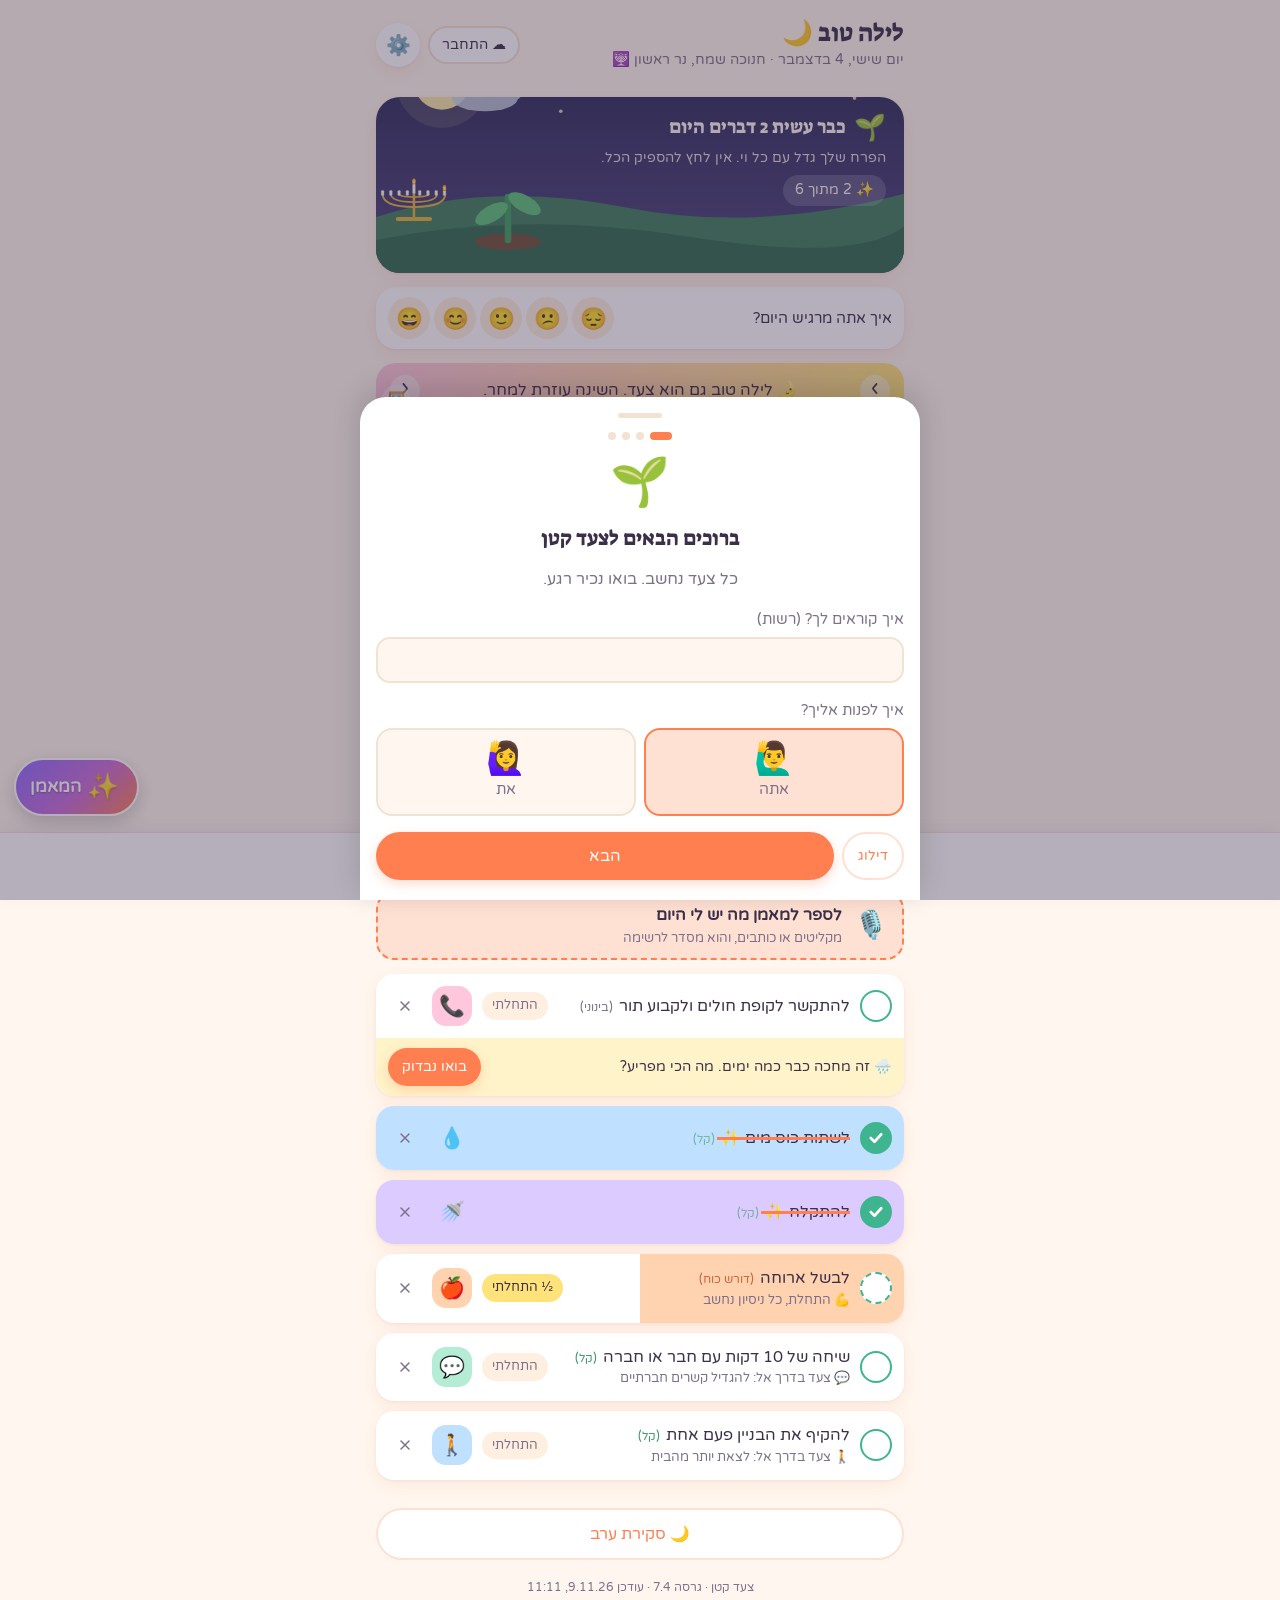
<file: docs/index.html>
<!doctype html>
<html lang="he" dir="rtl">
<head>
<meta charset="utf-8">
<meta name="viewport" content="width=device-width,initial-scale=1,viewport-fit=cover">
<title>צעד קטן · כל צעד נחשב</title>
<meta name="description" content="אפליקציה רכה ומכילה למטרות קטנות ולרשימת היום. כל צעד נחשב.">
<meta name="theme-color" content="#FFF7EF" media="(prefers-color-scheme: light)">
<meta name="theme-color" content="#1D1A26" media="(prefers-color-scheme: dark)">
<link rel="manifest" href="manifest.webmanifest">
<link rel="icon" href="icons/icon-192.png">
<link rel="apple-touch-icon" href="icons/apple-touch-icon.png">
<meta property="og:title" content="צעד קטן"><meta property="og:description" content="כל צעד נחשב 🌱"><meta property="og:image" content="https://smkrot3-sudo.github.io/tsaad-katan/icons/icon-512.png">
<style>
@font-face{font-family:"Varela Round";src:url(fonts/varela-round-hebrew-400-normal.woff2) format("woff2");unicode-range:U+0590-05FF,U+200C-2010,U+20AA,U+25CC,U+FB1D-FB4F;font-display:swap}
@font-face{font-family:"Varela Round";src:url(fonts/varela-round-latin-400-normal.woff2) format("woff2");font-display:swap}
@font-face{font-family:"Suez One";src:url(fonts/suez-one-hebrew-400-normal.woff2) format("woff2");unicode-range:U+0590-05FF,U+200C-2010,U+20AA,U+25CC,U+FB1D-FB4F;font-display:swap}
@font-face{font-family:"Suez One";src:url(fonts/suez-one-latin-400-normal.woff2) format("woff2");font-display:swap}
</style>
<style>
/* Layout: one warm column, phone first. A garden card that grows with the day, colorful soft cards, emoji tab bar at the bottom */
:root{
  --bg:#FFF7EF; --surface:#FFFFFF; --soft:#FFEFE0; --fg:#3B2F4A; --muted:#7D708A; --line:#F2E2D2;
  --accent:#FF7F50; --accent-ink:#FFFFFF; --accent-soft:#FFE1D3;
  --ok:#3FB58F; --ok-soft:#DDF5EC;
  --warm:#FFF3C9; --warm-line:#FBE19A;
  --joy1:#FFE27A; --joy2:#B4ECD6; --joy3:#BFE0FF; --joy4:#FFC6DC; --joy5:#DCCBFF; --joy6:#FFD2B0; --joy-ink:#3B2F4A;
  --sky1:#BEE6FF; --sky2:#FFE9C2; --sun:#FFC93C; --cloud:#FFFFFF; --hill1:#8FD9A8; --hill2:#BDEBC8; --soil:#C99A6B; --stem:#3E9D5D; --leaf:#5CC27A; --petal:#FF8FB1; --core:#FFC93C;
  --shadow:0 6px 18px rgba(255,127,80,.12),0 1px 3px rgba(59,47,74,.06);
  --shade:rgba(59,47,74,.38);
  --display:"Suez One","Varela Round",system-ui,sans-serif;
  --body:"Varela Round",system-ui,"Segoe UI",Arial,sans-serif;
  --emoji:"Noto Color Emoji","Apple Color Emoji","Segoe UI Emoji",sans-serif;
  --r:20px;
}
@media (prefers-color-scheme: dark){:root:not([data-theme="light"]){
  --bg:#1D1A26; --surface:#282434; --soft:#332E42; --fg:#F4EEF8; --muted:#B5A9C2; --line:#3B3550;
  --accent:#FF9A73; --accent-ink:#2A1A14; --accent-soft:#4A3030;
  --ok:#5DD3AA; --ok-soft:#21423A; --warm:#3A3220; --warm-line:#5A4C27;
  --joy1:#6E5B1C; --joy2:#1F5845; --joy3:#24486F; --joy4:#6C2F4A; --joy5:#4A3A78; --joy6:#6E4426; --joy-ink:#FFF8F2;
  --sky1:#24305C; --sky2:#4A3C68; --sun:#F6E6A6; --cloud:#5B5480; --hill1:#2F6A4E; --hill2:#3E7D5E; --soil:#6F5238; --stem:#6FD08F; --leaf:#5CC27A; --petal:#FF8FB1; --core:#FFD866;
  --shadow:0 6px 18px rgba(0,0,0,.25); --shade:rgba(0,0,0,.6); color-scheme:dark}}
:root[data-theme="dark"]{
  --bg:#1D1A26; --surface:#282434; --soft:#332E42; --fg:#F4EEF8; --muted:#B5A9C2; --line:#3B3550;
  --accent:#FF9A73; --accent-ink:#2A1A14; --accent-soft:#4A3030;
  --ok:#5DD3AA; --ok-soft:#21423A; --warm:#3A3220; --warm-line:#5A4C27;
  --joy1:#6E5B1C; --joy2:#1F5845; --joy3:#24486F; --joy4:#6C2F4A; --joy5:#4A3A78; --joy6:#6E4426; --joy-ink:#FFF8F2;
  --sky1:#24305C; --sky2:#4A3C68; --sun:#F6E6A6; --cloud:#5B5480; --hill1:#2F6A4E; --hill2:#3E7D5E; --soil:#6F5238; --stem:#6FD08F; --leaf:#5CC27A; --petal:#FF8FB1; --core:#FFD866;
  --shadow:0 6px 18px rgba(0,0,0,.25); --shade:rgba(0,0,0,.6); color-scheme:dark}
*{box-sizing:border-box;-webkit-tap-highlight-color:transparent}
[hidden]{display:none!important}
body{margin:0}
html,body{height:100%}
body{background:var(--bg);color:var(--fg);font-family:var(--body);font-size:16px;line-height:1.55;direction:rtl}
.wrap{max-width:560px;margin:0 auto;padding:12px 16px calc(100px + env(safe-area-inset-bottom,0px))}
h1,h2,h3{font-family:var(--display);font-weight:400;margin:0;text-wrap:balance;line-height:1.25}
h1{font-size:1.55rem}
h2{font-size:1.3rem}
p{margin:0}
.e{font-family:var(--emoji);font-style:normal;line-height:1}
button,input,textarea,select{font:inherit;color:inherit}
button{cursor:pointer}
button:disabled{opacity:.6;cursor:default}
:focus-visible{outline:3px solid var(--accent);outline-offset:2px;border-radius:10px}

.top{display:flex;align-items:center;justify-content:space-between;gap:8px;padding-block:6px 12px}
.top .hd{display:flex;flex-direction:column;gap:0;min-width:0}
.date{color:var(--muted);font-size:.9rem}
.iconbtn{border:0;background:var(--surface);box-shadow:var(--shadow);width:44px;height:44px;border-radius:50%;display:grid;place-items:center;color:var(--muted);flex:none;font-size:1.25rem}

/* garden card */
.garden{position:relative;border-radius:24px;overflow:hidden;min-height:176px;box-shadow:var(--shadow);display:flex}
.garden svg.scene{position:absolute;inset:0;width:100%;height:100%}
.garden .gtxt{position:relative;padding:18px 18px 16px;display:flex;flex-direction:column;gap:6px;max-width:64%;margin-inline-end:auto}
.garden .big{font-family:var(--display);font-size:1.2rem;line-height:1.3}
.garden .sub{font-size:.9rem;color:var(--fg);opacity:.85}
.pill{align-self:flex-start;background:var(--surface);border-radius:999px;padding:4px 12px;font-size:.9rem;box-shadow:var(--shadow);font-variant-numeric:tabular-nums}
.sky1{stop-color:var(--sky1)}.sky2{stop-color:var(--sky2)}
.sun{fill:var(--sun)}.sunglow{fill:var(--sun);opacity:.28}
.cloud{fill:var(--cloud);opacity:.9}
.hill1{fill:var(--hill1)}.hill2{fill:var(--hill2)}
.soil{fill:var(--soil)}.stem{stroke:var(--stem);stroke-width:4;stroke-linecap:round;fill:none}
.leaf{fill:var(--leaf)}.petal{fill:var(--petal)}.core{fill:var(--core)}
.drift{animation:drift 14s ease-in-out infinite alternate}
.drift2{animation:drift 18s ease-in-out infinite alternate-reverse}
@keyframes drift{from{transform:translateX(-10px)}to{transform:translateX(12px)}}
.grow{transform-origin:80px 130px;animation:grow .7s cubic-bezier(.3,1.5,.5,1)}
@keyframes grow{from{transform:scale(.6)}to{transform:scale(1)}}

.quote{display:flex;align-items:center;gap:6px;background:linear-gradient(90deg,var(--joy4),var(--joy1));color:var(--joy-ink);border-radius:var(--r);padding:10px 8px;min-height:62px}
.quote p{flex:1;min-width:0;font-size:1rem;transition:opacity .4s;text-align:center}
.quote p.fade{opacity:0}
.qbtn{border:0;background:transparent;width:36px;height:36px;border-radius:50%;display:grid;place-items:center;color:var(--joy-ink);flex:none;opacity:.7}

.view{display:flex;flex-direction:column;gap:14px;padding-top:14px}
.view[hidden]{display:none!important}

.banner{background:var(--warm);border:1px solid var(--warm-line);border-radius:var(--r);padding:14px;display:flex;flex-direction:column;gap:10px}
.banner .row1{display:flex;gap:10px;align-items:flex-start}
.banner .row1 > div{flex:1;min-width:0}
.banner .bico{font-size:1.8rem}
.banner h3{font-size:1.05rem}
.banner .sub{color:var(--muted);font-size:.9rem}
.actions{display:flex;gap:8px;flex-wrap:wrap}

.add{display:flex;gap:8px}
.add input{flex:1;min-width:0;border:2px solid var(--line);background:var(--surface);border-radius:16px;padding:12px 14px}
.add input:focus{border-color:var(--accent);outline:none}
.btn{border:0;background:var(--accent);color:var(--accent-ink);border-radius:999px;padding:12px 20px;font-size:.98rem;white-space:nowrap;box-shadow:0 4px 12px rgba(255,127,80,.28)}
.btn.ghost{background:var(--surface);color:var(--accent);border:2px solid var(--accent-soft);box-shadow:none}
.btn.small{padding:8px 14px;font-size:.88rem}
.btn.wide{width:100%}

.list{list-style:none;margin:0;padding:0;display:flex;flex-direction:column;gap:10px}
.task{position:relative;background:var(--surface);border-radius:18px;overflow:hidden;box-shadow:var(--shadow)}
.task .main{position:relative;display:flex;align-items:center;gap:10px;padding:12px}
.band{position:absolute;inset:0;transform:scaleX(0);transform-origin:right;transition:transform .5s cubic-bezier(.3,1.2,.5,1);z-index:0}
.done > .main > .band,.step.done > .band{transform:scaleX(1)}
.task .main > *:not(.band),.step > *:not(.band){position:relative;z-index:1}
.emo{width:40px;height:40px;border-radius:14px;display:grid;place-items:center;font-size:1.3rem;flex:none;font-family:var(--emoji)}
.check{width:32px;height:32px;border-radius:50%;border:2.5px solid var(--ok);background:var(--surface);flex:none;display:grid;place-items:center;padding:0}
.check svg{opacity:0;transform:scale(.4);transition:all .25s cubic-bezier(.3,1.6,.5,1)}
.done > .main > .check,.step.done > .check{background:var(--ok);border-color:var(--ok)}
.done > .main > .check svg,.step.done > .check svg{opacity:1;transform:scale(1)}
.t{flex:1;min-width:0;overflow-wrap:anywhere}
.done .t{color:var(--joy-ink);text-decoration:line-through;text-decoration-thickness:2.5px;text-decoration-color:var(--accent)}
.tag{display:block;font-size:.8rem;color:var(--muted);text-decoration:none}
.done .tag{color:var(--joy-ink);opacity:.75}
.del{border:0;background:transparent;color:var(--muted);width:34px;height:34px;border-radius:50%;flex:none;display:grid;place-items:center}
.stuck{display:flex;align-items:center;justify-content:space-between;gap:8px;flex-wrap:wrap;background:var(--warm);padding:10px 12px;font-size:.88rem}

.empty{color:var(--muted);text-align:center;padding:16px 12px 18px;border:2px dashed var(--line);border-radius:var(--r);display:flex;flex-direction:column;align-items:center;gap:8px;list-style:none}
.empty svg{width:120px;height:90px}
.linkbtn{border:0;background:transparent;color:var(--accent);text-decoration:underline;padding:4px}
.note{font-size:.88rem;color:var(--muted);display:flex;align-items:center;justify-content:space-between;gap:8px;flex-wrap:wrap;background:var(--soft);border-radius:14px;padding:8px 12px}

.goal{background:var(--surface);border-radius:var(--r);padding:16px;display:flex;flex-direction:column;gap:12px;box-shadow:var(--shadow)}
.goal-head{display:flex;align-items:flex-start;gap:12px}
.goal-head .g{flex:1;min-width:0}
.avatar{width:52px;height:52px;border-radius:18px;display:grid;place-items:center;font-size:1.7rem;flex:none;font-family:var(--emoji)}
.goal-head h3{font-size:1.12rem;overflow-wrap:anywhere}
.why{color:var(--muted);font-size:.9rem;margin-top:2px}
.chips{display:flex;gap:6px;flex-wrap:wrap}
.chip{font-size:.8rem;background:var(--soft);border-radius:999px;padding:3px 10px;color:var(--muted)}
.chip.joy{background:var(--joy1);color:var(--joy-ink)}
.bar{height:12px;background:var(--soft);border-radius:999px;overflow:hidden}
.bar span{display:block;height:100%;background:linear-gradient(90deg,var(--joy1),var(--ok));border-radius:999px;transition:width .6s ease;margin-inline-start:auto}
.next{display:flex;align-items:center;gap:8px;flex-wrap:wrap;font-size:.95rem;background:var(--ok-soft);border-radius:14px;padding:10px 12px}
.next b{font-weight:400;font-family:var(--display)}
.steps{list-style:none;padding:0;margin:0;display:flex;flex-direction:column;gap:6px}
.step{position:relative;display:flex;align-items:center;gap:10px;border:2px solid var(--line);border-radius:14px;padding:8px 10px;overflow:hidden}
.step .band{background:var(--joy2)}
.step .check{width:28px;height:28px}
.step.current{border-color:var(--ok)}
.lbl{font-size:.78rem;color:var(--muted);display:block}
.done .lbl{color:var(--joy-ink)}
.toggle{border:0;background:transparent;color:var(--accent);padding:4px 0;text-align:start}

.form{background:var(--surface);border-radius:var(--r);padding:16px;display:flex;flex-direction:column;gap:14px;box-shadow:var(--shadow)}
.form label,.fl{display:flex;flex-direction:column;gap:6px;font-size:.92rem;color:var(--muted)}
.form input,.form select,.sheet input,.sheet select{border:2px solid var(--line);background:var(--bg);border-radius:14px;padding:10px 12px;color:var(--fg);min-width:0}
.seg{display:flex;gap:6px;flex-wrap:wrap}
.seg button{border:2px solid var(--line);background:var(--bg);border-radius:999px;padding:6px 14px;font-size:.92rem}
.seg button[aria-pressed="true"]{background:var(--accent);color:var(--accent-ink);border-color:var(--accent)}
.emojis{display:flex;gap:6px;flex-wrap:wrap}
.emojis button{width:44px;height:44px;border-radius:14px;border:2px solid var(--line);background:var(--bg);font-size:1.3rem;font-family:var(--emoji);padding:0}
.emojis button[aria-pressed="true"]{border-color:var(--accent);background:var(--accent-soft)}
.draft{display:flex;flex-direction:column;gap:8px}
.dstep{display:flex;flex-direction:column;gap:6px;background:var(--bg);border:2px solid var(--line);border-radius:14px;padding:10px}
.dstep .r{display:flex;gap:6px;align-items:center;flex-wrap:wrap}
.dstep input{background:var(--surface)}
.dstep .lab{width:96px}
.dstep .times{width:64px;text-align:center}
.dstep .t-in{width:100%}
.thinking{color:var(--muted);font-size:.92rem;display:flex;align-items:center;gap:8px}
.thinking::before{content:"🌱";font-family:var(--emoji);animation:bob 1s infinite alternate}
@keyframes bob{from{transform:translateY(2px)}to{transform:translateY(-3px)}}
.check-row{display:flex;align-items:center;gap:8px;color:var(--fg);font-size:.92rem}
.check-row input{width:20px;height:20px;accent-color:var(--accent)}

.stats{display:grid;grid-template-columns:1fr 1fr;gap:10px}
.stat{border-radius:18px;padding:14px;color:var(--joy-ink);display:flex;flex-direction:column;gap:2px}
.stat .se{font-size:1.4rem}
.stat .n{font-family:var(--display);font-size:1.8rem;font-variant-numeric:tabular-nums;line-height:1.2}
.stat .l{font-size:.86rem;opacity:.85}
.week{display:flex;justify-content:space-between;gap:4px;background:var(--surface);border-radius:18px;padding:14px 10px;box-shadow:var(--shadow)}
.day{display:flex;flex-direction:column;align-items:center;gap:4px;flex:1;min-width:0;font-size:.8rem;color:var(--muted)}
.day .dot{width:36px;height:36px;border-radius:50%;background:var(--soft);display:grid;place-items:center;font-size:1.2rem;font-family:var(--emoji)}
.day.has .dot{background:var(--joy2)}
.day .cnt{font-variant-numeric:tabular-nums;color:var(--fg);min-height:1.2em}
.day.today{color:var(--accent)}
.wins li{background:var(--surface);border-radius:14px;padding:10px 12px;display:flex;align-items:center;gap:10px;box-shadow:var(--shadow)}
.wins li .wt{flex:1;min-width:0;overflow-wrap:anywhere}
.wins .when{color:var(--muted);font-size:.82rem;white-space:nowrap}

.tabs{position:fixed;inset-inline:0;bottom:0;background:var(--surface);border-top:1px solid var(--line);display:flex;justify-content:center;padding:6px 8px calc(6px + env(safe-area-inset-bottom,0px));z-index:5;box-shadow:0 -4px 16px rgba(59,47,74,.06)}
.tabs .in{display:flex;gap:6px;max-width:560px;width:100%}
.tab{flex:1;border:0;background:transparent;border-radius:16px;padding:6px 4px;display:flex;flex-direction:column;align-items:center;gap:0;color:var(--muted);font-size:.85rem}
.tab .e{font-size:1.4rem;filter:grayscale(.6);opacity:.75;transition:all .2s}
.tab[aria-selected="true"]{color:var(--accent);background:var(--accent-soft)}
.tab[aria-selected="true"] .e{filter:none;opacity:1;transform:scale(1.1)}

.sheet-bg{position:fixed;inset:0;background:var(--shade);z-index:20}
.sheet{position:fixed;inset-inline:0;bottom:0;z-index:21;background:var(--surface);border-radius:26px 26px 0 0;max-height:88vh;overflow:auto;padding:16px 16px calc(20px + env(safe-area-inset-bottom,0px));max-width:560px;margin:0 auto;display:flex;flex-direction:column;gap:14px;box-shadow:0 -8px 30px rgba(0,0,0,.15)}
.sheet .grab{width:44px;height:5px;border-radius:9px;background:var(--line);margin:0 auto}
.sheet .head{display:flex;justify-content:space-between;align-items:center;gap:8px}
.sheet .hero-e{font-size:3rem;text-align:center;font-family:var(--emoji)}
.ev-row{display:flex;flex-direction:column;gap:8px;border:2px solid var(--line);border-radius:14px;padding:10px 12px}
.setrow{display:flex;justify-content:space-between;align-items:center;gap:12px;border-bottom:1px solid var(--line);padding-block:12px}
.setrow:last-child{border-bottom:0}
.switch{width:52px;height:32px;border-radius:999px;border:0;background:var(--line);position:relative;flex:none;padding:0}
.switch::after{content:"";position:absolute;top:4px;right:4px;width:24px;height:24px;border-radius:50%;background:var(--surface);transition:right .2s;box-shadow:0 1px 3px rgba(0,0,0,.2)}
.switch[aria-checked="true"]{background:var(--ok)}
.switch[aria-checked="true"]::after{right:24px}

.toast{position:fixed;left:50%;bottom:calc(90px + env(safe-area-inset-bottom,0px));transform:translate(-50%,20px) scale(.95);opacity:0;background:var(--fg);color:var(--bg);border-radius:999px;padding:12px 20px;font-size:1rem;transition:all .3s cubic-bezier(.3,1.4,.5,1);z-index:30;display:flex;gap:10px;align-items:center;max-width:calc(100% - 32px);pointer-events:none;box-shadow:0 8px 24px rgba(0,0,0,.18)}
.toast.show{transform:translate(-50%,0) scale(1);opacity:1;pointer-events:auto}
.toast button{border:0;background:transparent;color:var(--bg);text-decoration:underline}
#confetti{position:fixed;inset:0;pointer-events:none;z-index:25;width:100%;height:100%}
@media (prefers-reduced-motion: reduce){*{transition:none!important;animation:none!important}}
/* v3 additions: mood row, energy chips, hard day, partial progress, wizard, journal */
.moodrow{display:flex;align-items:center;justify-content:space-between;gap:8px;background:var(--surface);border-radius:var(--r);padding:10px 12px;box-shadow:var(--shadow);flex-wrap:wrap}
.moodrow .ml{font-size:.95rem;min-width:0}
.moods{display:flex;gap:4px}
.moods button{width:42px;height:42px;border-radius:50%;border:2px solid transparent;background:var(--soft);font-size:1.35rem;font-family:var(--emoji);padding:0;transition:transform .2s}
.moods button[aria-pressed="true"]{border-color:var(--accent);background:var(--accent-soft);transform:scale(1.12)}
.hardbtn{display:flex;align-items:center;justify-content:center;gap:8px;border:2px dashed var(--line);background:var(--surface);color:var(--fg);border-radius:var(--r);padding:12px;font-size:1rem;width:100%}
.hardbtn[aria-pressed="true"]{border-style:solid;border-color:var(--joy5);background:var(--joy5);color:var(--joy-ink)}
.energy{display:flex;gap:6px;flex-wrap:wrap}
.energy button{border:2px solid var(--line);background:var(--surface);border-radius:999px;padding:5px 12px;font-size:.88rem}
.energy button[aria-pressed="true"]{border-color:var(--accent);background:var(--accent-soft)}
.addbox{display:flex;flex-direction:column;gap:8px}
.grp{display:flex;flex-direction:column;gap:10px}
.grp-h{font-size:.9rem;color:var(--muted);display:flex;align-items:center;gap:6px;padding-inline:4px}
.task.partial > .main > .band{transform:scaleX(.5)}
.task.partial > .main > .check{border-style:dashed}
.halfbtn{border:0;background:var(--soft);color:var(--muted);border-radius:999px;padding:4px 10px;font-size:.8rem;flex:none}
.task.partial .halfbtn{background:var(--joy1);color:var(--joy-ink)}
.mascot{font-family:var(--emoji);font-size:1.6rem;line-height:1}
.speech{display:flex;gap:8px;align-items:flex-start}
.why-big{background:var(--joy4);color:var(--joy-ink);border-radius:14px;padding:10px 12px;font-size:.95rem}
.why-big b{font-family:var(--display);font-weight:400}
.help{background:var(--joy3);color:var(--joy-ink);border-radius:var(--r);padding:14px;display:flex;flex-direction:column;gap:6px}
.help .lines{display:flex;flex-direction:column;gap:4px;font-size:.95rem}
.help a{color:inherit}
.chiprow{display:flex;gap:6px;flex-wrap:wrap}
.chipbtn{border:2px solid var(--line);background:var(--surface);border-radius:999px;padding:6px 12px;font-size:.9rem}
.chipbtn[aria-pressed="true"]{border-color:var(--accent);background:var(--accent-soft)}
.wiz{display:flex;flex-direction:column;gap:16px;align-items:stretch}
.wiz .dots{display:flex;gap:6px;justify-content:center}
.wiz .dots span{width:8px;height:8px;border-radius:50%;background:var(--line)}
.wiz .dots span.on{background:var(--accent);width:22px;border-radius:9px}
.wiz .big-e{font-size:3.4rem;text-align:center;font-family:var(--emoji)}
.pick{display:grid;grid-template-columns:repeat(auto-fit,minmax(120px,1fr));gap:8px}
.pick button{border:2px solid var(--line);background:var(--bg);border-radius:16px;padding:12px 8px;display:flex;flex-direction:column;align-items:center;gap:4px;font-size:.95rem}
.pick button .e{font-size:2rem}
.pick button[aria-pressed="true"]{border-color:var(--accent);background:var(--accent-soft)}
.journal li{flex-direction:column;align-items:stretch;gap:4px}
.journal .jh{display:flex;justify-content:space-between;gap:8px;font-size:.82rem;color:var(--muted)}
.tabs2{display:flex;gap:6px;flex-wrap:wrap}
.letter{background:var(--joy1);color:var(--joy-ink);border-radius:16px;padding:14px;white-space:pre-wrap;font-size:1rem;line-height:1.7}
.sheet textarea,.form textarea{border:2px solid var(--line);background:var(--bg);border-radius:14px;padding:10px 12px;color:var(--fg);min-height:84px;resize:vertical;width:100%;font:inherit}
.fieldcol{display:flex;flex-direction:column;gap:6px;font-size:.92rem;color:var(--muted)}
.fieldcol input{border:2px solid var(--line);background:var(--bg);border-radius:14px;padding:10px 12px;color:var(--fg)}
.qod{background:linear-gradient(90deg,var(--joy4),var(--joy1));color:var(--joy-ink);border-radius:var(--r);padding:12px 14px;text-align:center;display:flex;flex-direction:column;gap:2px}
.qod .who{font-size:.82rem;opacity:.75}
.suggest{background:var(--ok-soft);border-radius:var(--r);padding:14px;display:flex;flex-direction:column;gap:10px}
/* v4: settings sections, look, account, sync */
:root{--fs:1}
.wrap,.sheet,.tabs .in,.toast{zoom:var(--fs)}
.hide-mood .moodrow,.hide-quote .qod,.hide-hard .hardbtn{display:none!important}
.sets h3{font-size:1.02rem;margin:18px 0 4px;color:var(--accent)}
.sets h3:first-of-type{margin-top:6px}
.hint{color:var(--muted);font-size:.85rem;margin:6px 0}
.swatches{display:flex;gap:6px;flex-wrap:wrap;justify-content:flex-end}
.swatches button{width:30px;height:30px;border-radius:50%;border:3px solid var(--surface);box-shadow:0 0 0 2px var(--line);padding:0}
.swatches button[aria-pressed="true"]{box-shadow:0 0 0 3px var(--fg)}
.newlist{display:flex;flex-direction:column;gap:10px;padding:0;margin:8px 0 16px;list-style:none;font-size:1rem}
.newlist li{background:var(--soft);border-radius:14px;padding:10px 12px}
.ver{text-align:center;color:var(--muted);font-size:.78rem;margin:18px 0 0}
.top{gap:8px}
#acct-top{margin-inline-start:auto;display:flex;align-items:center}
.avatar-btn{width:40px;height:40px;border-radius:50%;border:0;padding:0;background:var(--accent-soft);color:var(--fg);font-family:var(--display);font-size:1.05rem;position:relative;overflow:visible;display:grid;place-items:center}
.avatar-btn img{width:100%;height:100%;border-radius:50%;object-fit:cover}
.avatar-btn .sync{position:absolute;bottom:-1px;inset-inline-start:-1px;width:12px;height:12px;border-radius:50%;border:2px solid var(--bg);background:var(--ok)}
.avatar-btn .sync.pending{background:var(--sun)}
.avatar-btn .sync.off{background:var(--muted)}
.login-btn{border:2px solid var(--line);background:var(--surface);color:var(--fg);border-radius:999px;padding:6px 12px;font-size:.88rem}
.acct{background:var(--soft);border-radius:16px;padding:12px;display:flex;flex-direction:column;gap:8px}
.acct .who{display:flex;align-items:center;gap:10px}
.acct .who b{font-family:var(--display);font-weight:400}
.auth{display:flex;flex-direction:column;gap:10px}
.auth input{border:2px solid var(--line);background:var(--bg);border-radius:14px;padding:11px 12px;color:var(--fg);font:inherit;width:100%}
.auth .err{background:var(--joy4);color:var(--joy-ink);border-radius:12px;padding:8px 10px;font-size:.9rem}
.auth .ok{background:var(--ok-soft);border-radius:12px;padding:8px 10px;font-size:.9rem}
.gbtn{display:flex;align-items:center;justify-content:center;gap:8px;border:2px solid var(--line);background:var(--surface);color:var(--fg);border-radius:999px;padding:10px;font:inherit;width:100%}
.or{display:flex;align-items:center;gap:8px;color:var(--muted);font-size:.85rem}.or::before,.or::after{content:"";flex:1;height:1px;background:var(--line)}
.offline{background:var(--warm);border:1px solid var(--warm-line);border-radius:14px;padding:8px 12px;font-size:.88rem;text-align:center}
.updbar{background:var(--joy2);color:var(--joy-ink);border-radius:var(--r);padding:12px 14px;display:flex;align-items:center;gap:10px;justify-content:space-between;flex-wrap:wrap}
.msgcard{background:var(--joy5);color:var(--joy-ink);border-radius:var(--r);padding:12px 14px;display:flex;flex-direction:column;gap:6px}
.vip-crown{position:absolute;top:-12px;inset-inline-end:-4px;font-size:1rem;font-family:var(--emoji)}
.login-btn{white-space:nowrap}
.top .hd{min-width:0}
.sets .setrow:has(.seg),.sets .setrow:has(.swatches){flex-direction:column;align-items:stretch;gap:8px}
.sets .setrow .swatches{justify-content:flex-start}
/* the gentle coach */
.ai-fab{position:fixed;inset-inline-end:14px;bottom:calc(84px + env(safe-area-inset-bottom,0px));height:58px;padding:0 18px 0 14px;border-radius:999px;border:2px solid #fff;background:linear-gradient(135deg,#8B6CFF,#C86DD7 55%,var(--accent));color:#fff;font:inherit;font-weight:800;font-size:1.05rem;z-index:15;display:flex;align-items:center;gap:6px;zoom:var(--fs);box-shadow:0 6px 18px rgba(0,0,0,.18),0 0 0 0 var(--joy5);animation:aiGlow 2.8s ease-in-out infinite;text-shadow:0 1px 2px rgba(0,0,0,.25)}
.ai-fab .e{font-size:1.6rem;line-height:1;animation:aiSpark 2.8s ease-in-out infinite}
.ai-fab:active{transform:scale(.95)}
@keyframes aiGlow{0%,100%{box-shadow:0 6px 18px rgba(0,0,0,.18),0 0 0 0 rgba(255,200,80,.55)}50%{box-shadow:0 6px 18px rgba(0,0,0,.18),0 0 0 10px rgba(255,200,80,0)}}
@keyframes aiSpark{0%,100%{transform:rotate(0) scale(1)}50%{transform:rotate(-12deg) scale(1.15)}}
@media (prefers-reduced-motion:reduce){.ai-fab,.ai-fab .e{animation:none}}
.ai-hint{display:flex;gap:8px;align-items:center;background:var(--accent-soft);border-radius:14px;padding:8px 12px;margin:8px 0;font-size:.92rem}
.ai-log{display:flex;flex-direction:column;gap:8px;max-height:46vh;overflow:auto;padding:4px 0}
.ai-msg{max-width:88%;padding:10px 12px;border-radius:16px;white-space:pre-wrap;line-height:1.6}
.ai-msg.me{align-self:flex-start;background:var(--accent-soft)}
.ai-msg.bot{align-self:flex-end;background:var(--soft)}
.ai-act{display:flex;gap:8px;align-items:center;justify-content:space-between;background:var(--ok-soft);border-radius:14px;padding:8px 10px;font-size:.92rem}
.ai-act.done{color:var(--muted)}
.ai-in{display:flex;gap:8px;align-items:flex-end;margin-top:10px}
.ai-in textarea{flex:1;min-height:48px!important}
.ai-foot{display:flex;justify-content:space-between;font-size:.82rem;color:var(--muted);margin-top:6px}
#ai-pre{margin-top:8px}
/* motivation lines you can move between */
.qod{flex-direction:row;align-items:center;gap:6px;cursor:pointer;user-select:none;touch-action:pan-y}
.qod .qtext{flex:1;display:flex;flex-direction:column;gap:2px;transition:opacity .16s}
.qod.fade .qtext{opacity:0}
.qod p{margin:0}
.qod .qn{font-size:.72rem;opacity:.55;direction:ltr;unicode-bidi:isolate}
.qarrow{flex:none;width:30px;height:30px;border-radius:50%;border:0;background:rgba(255,255,255,.45);color:var(--joy-ink);font-size:1.3rem;line-height:1;display:grid;place-items:center;padding:0 0 3px}
.form label.check-row{flex-direction:row;color:var(--fg)}.sheet .check-row input{padding:0;flex:none}
.emo-h{font-size:.8rem;color:var(--muted);margin-top:4px}
.daily-tg[aria-pressed="true"]{border-color:var(--accent)!important;background:var(--accent-soft)!important;font-weight:700}
.plan-btn{display:flex;align-items:center;gap:12px;width:100%;text-align:start;border:2px dashed var(--accent);background:var(--accent-soft);color:var(--fg);border-radius:18px;padding:10px 14px;font:inherit}
.plan-btn .e{font-size:1.7rem}.plan-btn span:last-child{display:flex;flex-direction:column}.plan-btn small{color:var(--muted);font-size:.82rem}
.rec-box{display:flex;flex-direction:column;align-items:center;gap:8px;margin:12px 0}
.rec-btn{width:84px;height:84px;border-radius:50%;border:0;font-size:2.2rem;background:linear-gradient(135deg,#8B6CFF,#C86DD7 55%,var(--accent));box-shadow:var(--shadow)}
.rec-btn.on{animation:aiGlow 1.4s ease-in-out infinite;background:#E5484D}
.plan-list{display:flex;flex-direction:column;gap:8px}
.plan-it{display:grid;grid-template-columns:auto 1fr;gap:6px 8px;align-items:center;background:var(--bg);border:2px solid var(--line);border-radius:14px;padding:8px 10px}
.plan-it.off{opacity:.5}
.plan-it input[type=checkbox]{width:22px;height:22px;padding:0;accent-color:var(--accent)}
.plan-it .plan-tags{grid-column:2;display:flex;gap:6px;flex-wrap:wrap}
.plan-it .chipbtn.on{border-color:var(--accent);background:var(--accent-soft);font-weight:700}
.lvl{border:0;background:none;padding:0 2px;font:inherit;font-size:.78rem;color:var(--muted);white-space:nowrap;cursor:pointer}
.lvl-light{color:#3E9A6E}.lvl-high{color:#D0643B}
.task.done .lvl{opacity:.6}
/* donation note */
.don-bg{position:fixed;inset:0;z-index:60;background:rgba(30,20,40,.45);display:grid;place-items:center;padding:16px;animation:donIn .25s ease}
.don-bg.out{opacity:0;transition:opacity .25s}
.don-card{width:min(420px,100%);background:var(--surface);color:var(--fg);border-radius:28px;padding:24px 20px 14px;text-align:center;box-shadow:0 20px 50px rgba(0,0,0,.25);display:flex;flex-direction:column;gap:8px;zoom:var(--fs);animation:donPop .35s cubic-bezier(.2,1.4,.4,1)}
.don-art{font-size:2.6rem;line-height:1;margin:0 auto 4px;width:84px;height:84px;border-radius:50%;display:grid;place-items:center;background:linear-gradient(135deg,var(--joy1),var(--joy4))}
.don-card h2{margin:4px 0 2px;font-size:1.25rem}
.don-card p{margin:0;line-height:1.7}
.don-bit{margin-top:12px;border:0;border-radius:18px;padding:14px 16px;font:inherit;font-weight:800;font-size:1.05rem;color:#06343A;background:linear-gradient(135deg,#3BE8F2,#20C7D9);box-shadow:0 6px 16px rgba(32,199,217,.35);display:flex;align-items:center;justify-content:center;gap:10px}
.don-bit .b{background:#06343A;color:#3BE8F2;border-radius:10px;padding:2px 8px;font-family:system-ui,Arial,sans-serif;font-weight:900;direction:ltr}
.don-skip{align-self:center;padding:10px 20px;color:var(--muted)}
@keyframes donIn{from{opacity:0}}
@keyframes donPop{from{transform:translateY(20px) scale(.94);opacity:0}}
@media (prefers-reduced-motion:reduce){.don-bg,.don-card{animation:none}}
.don-card .don-wink{font-size:.85rem;color:var(--muted);font-style:italic;line-height:1.55;margin-top:2px}
/* companions + speaking styles (6.2) */
.pet-svg{width:44px;height:44px;display:block;filter:drop-shadow(0 3px 6px rgba(0,0,0,.12))}
.mascot .pet-svg{width:40px;height:40px;animation:petbob 3.2s ease-in-out infinite}
.pick.pets button .pet-svg{width:58px;height:58px}
.wiz .big-e.pet-big{display:flex;justify-content:center}.wiz .big-e.pet-big .pet-svg{width:96px;height:96px;animation:petbob 3.2s ease-in-out infinite}
.pet-bob{animation:petbob 3.2s ease-in-out infinite;transform-box:fill-box;transform-origin:center bottom}
@keyframes petbob{0%,100%{transform:translateY(0)}50%{transform:translateY(-3px)}}
@media (prefers-reduced-motion:reduce){.pet-bob,.mascot .pet-svg,.wiz .big-e.pet-big .pet-svg{animation:none}}
.voices{display:grid;grid-template-columns:repeat(auto-fill,minmax(140px,1fr));gap:8px}
.voices button{border:2px solid var(--line);background:var(--bg);border-radius:18px;padding:10px 8px;display:flex;flex-direction:column;align-items:center;gap:3px;text-align:center;color:var(--fg)}
.voices button .ve{font-size:2rem;font-family:var(--emoji);line-height:1.1}
.voices button b{font-size:.98rem}
.voices button small{color:var(--muted);font-size:.78rem}
.voices button .vs{margin-top:4px;background:var(--surface);border:1px solid var(--line);border-radius:12px;padding:6px 8px;font-size:.8rem;line-height:1.35}
.voices button[aria-pressed="true"]{border-color:var(--accent);background:var(--accent-soft)}
/* ===== 7.0 ===== */
.hardrow{display:flex;gap:8px}
.hardrow .hardbtn{flex:1}
.calmbtn{flex:none;display:flex;align-items:center;gap:6px;border:2px solid var(--joy3);background:var(--joy3);color:var(--joy-ink);border-radius:var(--r);padding:10px 14px;font:inherit;font-size:.95rem;cursor:pointer}
.hide-hard .hardrow .calmbtn{flex:1;justify-content:center}
/* calm corner */
.calm-tabs{justify-content:center;margin-bottom:10px}
.breath{display:flex;flex-direction:column;align-items:center;gap:10px;padding:6px 0}
.b-stage{position:relative;width:230px;height:230px;display:grid;place-items:center}
.b-ring{position:absolute;inset:0;margin:auto;width:150px;height:150px;border-radius:50%;background:radial-gradient(circle at 40% 35%,var(--joy3),var(--joy5) 70%);box-shadow:0 0 0 14px color-mix(in srgb,var(--joy3) 35%,transparent),0 0 40px color-mix(in srgb,var(--joy5) 60%,transparent);transform:scale(.72);transition:transform 4s ease-in-out}
.b-ring.big{transform:scale(1.45)}
.b-pet{position:relative;width:86px;height:86px;display:grid;place-items:center;font-size:3rem}
.b-pet .pet-svg{width:86px;height:86px;animation:petbob 3.2s ease-in-out infinite}
.b-word{font-family:var(--display);font-size:1.4rem;text-align:center;min-height:1.6em}
.b-count{color:var(--muted);font-size:.92rem;text-align:center;min-height:1.4em}
.ground{display:flex;flex-direction:column;align-items:center;gap:10px}
.g-big{display:flex;align-items:center;gap:10px;font-size:3rem}.g-big b{font-family:var(--display);color:var(--accent)}
.g-t{font-size:1.15rem;text-align:center}
.g-dots{display:flex;gap:10px;flex-wrap:wrap;justify-content:center}
.g-dots button{width:46px;height:46px;border-radius:50%;border:3px solid var(--joy3);background:var(--surface);cursor:pointer;transition:background .2s,transform .2s}
.g-dots button[aria-pressed="true"]{background:var(--joy2);border-color:var(--ok);transform:scale(1.08)}
.ground-done,.calm-words{display:flex;flex-direction:column;align-items:center;gap:12px;text-align:center}
.cw{font-family:var(--display);font-size:1.3rem;line-height:1.5;padding:18px 6px;min-height:5em;display:grid;place-items:center}
.calm-words .help{align-self:stretch;text-align:start}
.calm-help{text-align:center;margin-top:14px}.calm-help a{color:inherit}
.ai-help{display:flex;flex-direction:column;gap:8px;font-size:.92rem}
/* morning note */
.banner.morning{background:linear-gradient(135deg,var(--joy1),var(--joy6));border-color:transparent;color:var(--joy-ink)}
.banner.morning .sub{color:inherit;opacity:.9;font-size:.95rem}
.pet-mini{width:44px;height:44px;display:grid;place-items:center;flex:none}.pet-mini .pet-svg{width:44px;height:44px}.pet-mini .e{font-size:1.8rem}
/* garden */
.garden-big{background:var(--surface);border-radius:var(--r);box-shadow:var(--shadow);padding:12px;display:flex;flex-direction:column;gap:8px}
.gb-head{display:flex;justify-content:space-between;align-items:baseline;gap:8px;flex-wrap:wrap}
.garden-svg{width:100%;border-radius:14px;display:block}
.garden-svg .gp{cursor:pointer;outline:none}
.garden-svg .gp:focus-visible rect:first-child{stroke:var(--accent);stroke-width:2}
.sway{transform-box:fill-box;transform-origin:50% 100%;animation:sway 5s ease-in-out infinite}
.gp:nth-child(2n) .sway{animation-delay:-2s}.gp:nth-child(3n) .sway{animation-delay:-3.5s}
@keyframes sway{0%,100%{transform:rotate(-2deg)}50%{transform:rotate(2deg)}}
.twinkle{animation:twinkle 2.4s ease-in-out infinite}
@keyframes twinkle{0%,100%{opacity:.3}50%{opacity:1}}
@media (prefers-reduced-motion:reduce){.sway,.twinkle,.b-pet .pet-svg{animation:none}}
.tools{display:grid;grid-template-columns:repeat(3,1fr);gap:8px}
.tool{display:flex;flex-direction:column;align-items:center;gap:2px;background:var(--surface);border:1px solid var(--line);border-radius:16px;padding:12px 6px;font:inherit;color:var(--fg);cursor:pointer;text-align:center;box-shadow:var(--shadow)}
.tool .e{font-size:1.6rem}.tool b{font-size:.9rem}.tool small{font-size:.75rem;color:var(--muted)}
/* insight letter */
.letter.insight{background:linear-gradient(160deg,var(--joy3),var(--joy5));font-size:1.02rem}
/* report */
.rp-inc{display:grid;grid-template-columns:1fr 1fr;gap:2px 10px;margin:10px 0}
.rp-prev{background:#fff;color:#3B2F4A;border-radius:16px;padding:14px;margin:10px 0;border:1px solid var(--line);max-height:46vh;overflow:auto;font-size:.88rem;line-height:1.5}
.rp-prev header{border-bottom:3px solid #FFE1D3;padding-bottom:8px;margin-bottom:10px}.rp-prev .logo{color:#FF7F50}
.rp-prev h1{font-size:1.2rem}.rp-prev h2{font-size:1rem;margin:1em 0 .3em;color:#5a4670}.rp-prev .mut{color:#7D708A;font-size:.85rem}
.rp-prev .kpis{display:grid;grid-template-columns:repeat(2,1fr);gap:6px}.rp-prev .kpis div{background:#FFF7EF;border-radius:10px;padding:8px;text-align:center}.rp-prev .kpis b{display:block;font-size:1.3rem;color:#FF7F50}.rp-prev .kpis span{font-size:.75rem}
.rp-prev .dist{display:flex;flex-wrap:wrap;gap:5px}.rp-prev .dist span{background:#F4EEF8;border-radius:99px;padding:1px 8px;font-size:.8rem}
.rp-prev table{width:100%;border-collapse:collapse}.rp-prev td,.rp-prev th{border-bottom:1px solid #F2E2D2;padding:5px;text-align:right;vertical-align:top}
.rp-prev ul{padding-inline-start:18px;margin:.3em 0}.rp-prev footer{margin-top:14px;text-align:center;color:#FF7F50}
.rp-actions{display:flex;gap:8px}.rp-actions .btn{flex:1}
/* what's new 7.0 */
.wn-hero{text-align:center;display:flex;flex-direction:column;align-items:center;gap:6px;padding-top:6px}
.wn-pet{width:84px;height:84px;display:grid;place-items:center;font-size:3rem}.wn-pet .pet-svg{width:84px;height:84px;animation:petbob 3.2s ease-in-out infinite}
.wn-hero p{color:var(--muted)}
.wn-list{display:flex;flex-direction:column;gap:10px;margin:14px 0}
.wn-it{display:flex;gap:12px;align-items:flex-start;background:var(--soft);border-radius:16px;padding:12px}
.wn-it:nth-child(6n+1){background:color-mix(in srgb,var(--joy3) 55%,var(--surface))}.wn-it:nth-child(6n+2){background:color-mix(in srgb,var(--joy1) 55%,var(--surface))}.wn-it:nth-child(6n+3){background:color-mix(in srgb,var(--joy5) 55%,var(--surface))}
.wn-it:nth-child(6n+4){background:color-mix(in srgb,var(--joy2) 55%,var(--surface))}.wn-it:nth-child(6n+5){background:color-mix(in srgb,var(--joy4) 55%,var(--surface))}.wn-it:nth-child(6n){background:color-mix(in srgb,var(--joy6) 55%,var(--surface))}
.wn-e{font-size:1.8rem;flex:none}
.wn-it b{font-size:1rem}.wn-it p{font-size:.9rem;margin:2px 0 6px}
/* buddy */
.bd-list{display:flex;flex-direction:column;gap:10px;margin:10px 0}
.bd-card{background:var(--soft);border-radius:16px;padding:12px;display:flex;flex-direction:column;gap:8px}
.bd-card .r{display:flex;justify-content:space-between;align-items:center;gap:8px}
.bd-goals{display:flex;flex-direction:column;gap:2px;max-height:180px;overflow:auto}
.cheer-pop{text-align:center;display:flex;flex-direction:column;align-items:center;gap:10px}
.cheer-pop .big{font-size:4rem;animation:petbob 2.4s ease-in-out infinite}
.cheer-pop .msg{background:var(--joy1);color:var(--joy-ink);border-radius:16px;padding:14px;font-size:1.1rem;white-space:pre-wrap;align-self:stretch}
.sheet .big-e{font-size:3rem;font-family:var(--emoji);display:flex;justify-content:center;line-height:1.1}.sheet .big-e .pet-svg{width:90px;height:90px;animation:petbob 3.2s ease-in-out infinite}
/* 7.1 companions gallery */
.pet-grp{display:flex;flex-direction:column;gap:6px;margin-top:8px}
.pick.pets{grid-template-columns:repeat(auto-fill,minmax(96px,1fr))}
.pick.pets button{padding:10px 4px;font-size:.82rem;line-height:1.25;text-align:center}
.pet-prev{position:sticky;top:-18px;z-index:2;background:var(--surface);display:flex;flex-direction:column;align-items:center;gap:2px;padding:6px 0 10px;border-bottom:1px solid var(--line)}
.pp-art{width:96px;height:96px;display:grid;place-items:center;font-size:3.6rem}.pp-art .pet-svg{width:96px;height:96px;animation:petbob 3.2s ease-in-out infinite}
.pet-save{position:sticky;bottom:0;margin-top:12px;box-shadow:0 -6px 16px var(--bg)}
.pet-cur{display:flex;align-items:center;gap:6px}.pet-cur .pet-svg{width:28px;height:28px}.pet-cur .e{font-size:1.2rem}
.calm-tabs button{font-size:.85rem;padding-inline:8px}
.sos{display:flex;flex-direction:column;gap:12px}
.sos-list{display:flex;flex-direction:column;gap:8px}
.sos-it{display:flex;gap:6px;align-items:center}.sos-send{flex:1;background:#25D366;color:#073B1F}
.sos-add summary{cursor:pointer;color:var(--accent);font-weight:bold;padding:6px 0}
.sos-form{display:flex;flex-direction:column;gap:8px;margin-top:6px}
.sos-form input{font:inherit;color:var(--fg);background:var(--bg);border:1px solid var(--line);border-radius:14px;padding:10px 12px}

/* ===== 7.3 look and feel ===== */
/* palettes (light) */
:root[data-pal="forest"]:not(.dk){--bg:#F3F8EE;--soft:#E3F1DA;--line:#D6E8CC;--warm:#F1F6D8;--warm-line:#D9E7A6;--sky1:#CDEFD9;--sky2:#F4F9DC;--hill1:#7CC891;--hill2:#B1E2BB;--joy4:#CDEFD9;--joy1:#F1F6C4;--shadow:0 6px 18px rgba(70,140,90,.13),0 1px 3px rgba(40,70,50,.06)}
:root[data-pal="sea"]:not(.dk){--bg:#EFF8FB;--soft:#DDF0F7;--line:#CFE6EF;--warm:#E6F5F7;--warm-line:#A9DCE6;--sky1:#AEE0F7;--sky2:#E9F8FF;--hill1:#86D3C2;--hill2:#BFEADF;--joy4:#C6E8FA;--joy1:#D8F5EE;--shadow:0 6px 18px rgba(60,140,190,.14),0 1px 3px rgba(30,60,90,.06)}
:root[data-pal="sunset"]:not(.dk){--bg:#FFF4EA;--soft:#FFE6D6;--line:#F6D9C6;--warm:#FFF0D2;--warm-line:#F9D49A;--sky1:#FFC6A8;--sky2:#FFEACB;--hill1:#E9A6B8;--hill2:#F6CCB8;--joy4:#FFC9C2;--joy1:#FFE3B0;--shadow:0 6px 18px rgba(233,120,110,.14),0 1px 3px rgba(80,40,50,.06)}
:root[data-pal="lilac"]:not(.dk){--bg:#F8F4FF;--soft:#EEE6FF;--line:#E4DAF7;--warm:#F6EEFF;--warm-line:#D9C7F7;--sky1:#D9CCFF;--sky2:#FBEFFF;--hill1:#B3A0EA;--hill2:#D7CBF5;--joy4:#E6D4FF;--joy1:#FFE0F0;--shadow:0 6px 18px rgba(140,110,220,.14),0 1px 3px rgba(60,40,90,.06)}
/* palettes (dark) */
:root[data-pal="forest"].dk{--bg:#16201B;--surface:#1F2B25;--soft:#26362E;--line:#30443A;--sky1:#1B3A33;--sky2:#2F4E3C}
:root[data-pal="sea"].dk{--bg:#141C26;--surface:#1C2733;--soft:#233242;--line:#2D4052;--sky1:#17304F;--sky2:#244A66}
:root[data-pal="sunset"].dk{--bg:#221A1F;--surface:#2D2229;--soft:#3A2B33;--line:#48363F;--sky1:#3A2546;--sky2:#6A3B50}
:root[data-pal="lilac"].dk{--bg:#1C1828;--surface:#272236;--soft:#312A46;--line:#3D3556;--sky1:#2A2458;--sky2:#4E3C78}
.pals{display:flex;gap:8px;flex-wrap:wrap}
.pals button{display:flex;flex-direction:column;align-items:center;gap:4px;border:2px solid var(--line);background:var(--bg);border-radius:14px;padding:6px 8px;font-size:.82rem;min-width:58px}
.pals button i{width:34px;height:22px;border-radius:8px;display:block;box-shadow:inset 0 0 0 1px rgba(0,0,0,.06)}
.pals button[aria-pressed="true"]{border-color:var(--accent);box-shadow:0 0 0 2px var(--accent-soft)}
.sets .setrow.col{flex-direction:column;align-items:stretch;gap:8px}

/* high contrast */
:root.hc:not(.dk){--fg:#1E1530;--muted:#4A3E5C;--line:#BFAE9E}
:root.hc.dk{--fg:#FFFFFF;--muted:#E2D8EE;--line:#6E6690}
:root.hc .hint,:root.hc .date{color:var(--muted);opacity:1}
:root.hc .btn.ghost,:root.hc .task,:root.hc .card{outline:1px solid var(--line)}
/* less motion */
:root.still *,:root.still *::before,:root.still *::after{animation:none!important;transition-duration:0s!important}

/* sky by the hour (light theme; the night sky everywhere) */
:root:not(.dk) .garden.tod-morning{--sky1:#FFD7C9;--sky2:#FFF3DA;--sun:#FFC24D}
:root:not(.dk) .garden.tod-eve{--sky1:#FFAF8A;--sky2:#FFD9A6;--sun:#FF8A5B;--cloud:#FFE4D2;--hill1:#9CCB8F;--hill2:#C7DFAA}
.garden.tod-night{--sky1:#232650;--sky2:#4F4580;--sun:#F6E6A6;--cloud:#5E5890;--hill1:#2F6A4E;--hill2:#3E7D5E;--soil:#6F5238}
:root:not(.dk) .garden.tod-night .gtxt{color:#FFF8F2}
:root:not(.dk) .garden.tod-night .sub{color:#FFF8F2}
:root:not(.dk) .garden.tod-night .pill{background:rgba(255,255,255,.16);color:#FFF8F2;box-shadow:none}
.garden .scene .stars circle{fill:#FFF6C8;opacity:0}
.garden .scene .mooncut{fill:var(--sky1);opacity:0}
.garden.tod-night .scene .stars circle,:root.dk .garden .scene .stars circle{animation:twinkle 3s ease-in-out infinite;opacity:.8}
.garden.tod-night .scene .mooncut,:root.dk .garden .scene .mooncut{opacity:1}
.garden.tod-night .scene .sunglow,:root.dk .garden .scene .sunglow{opacity:.12}
.garden svg.scene stop{transition:stop-color 1.5s}

/* seasons and holidays in the scene */
.scene .rainc{fill:#C9D3E6;opacity:.85}
.scene .rain .dr{stroke:#8FB8E8;stroke-width:1.4;stroke-linecap:round;opacity:0;animation:drop 1.6s linear infinite}
@keyframes drop{0%{transform:translateY(0);opacity:0}15%{opacity:.8}100%{transform:translateY(60px);opacity:0}}
.scene .fall .fl{animation:leaffall 8s linear infinite;opacity:0;transform-box:fill-box;transform-origin:center}
@keyframes leaffall{0%{transform:translate(0,0) rotate(0);opacity:0}10%{opacity:.95}50%{transform:translate(-18px,70px) rotate(180deg)}90%{opacity:.9}100%{transform:translate(-6px,140px) rotate(340deg);opacity:0}}
.scene .bfly{animation:bfly 16s ease-in-out infinite}
.scene .bf-in{animation:flap .28s ease-in-out infinite alternate;transform-box:fill-box;transform-origin:center}
@keyframes bfly{0%{transform:translate(20px,80px)}25%{transform:translate(70px,62px)}50%{transform:translate(112px,86px)}75%{transform:translate(60px,100px)}100%{transform:translate(20px,80px)}}
@keyframes flap{from{transform:scaleX(1)}to{transform:scaleX(.35)}}
.scene .menorah .flame{animation:flick 1.2s ease-in-out infinite alternate;transform-box:fill-box;transform-origin:center bottom}
@keyframes flick{from{transform:scale(1,1)}to{transform:scale(.85,1.12)}}
.scene .holi{animation:petbob 3.6s ease-in-out infinite}
@media (prefers-reduced-motion:reduce){.scene .rain,.scene .fall,.scene .bfly{display:none}.scene .menorah .flame,.scene .holi{animation:none}}

/* the living companion */
.pet-svg .pe{transform-box:fill-box;transform-origin:center;animation:blink 5.2s infinite}
.mascot .pet-svg .pe{animation-delay:1.3s}
@keyframes blink{0%,93%,100%{transform:scaleY(1)}95.5%{transform:scaleY(.1)}}
.mascot{position:relative;cursor:pointer;border-radius:14px}
.garden.pet-sleep .pe{animation:none;transform:scaleY(.12)}
.garden.pet-sleep .mascot .pet-svg,.garden.pet-sleep .pet-bob{animation:breathe 4.5s ease-in-out infinite}
@keyframes breathe{0%,100%{transform:scale(1)}50%{transform:scale(1.04,.97)}}
.mascot .pz{position:absolute;top:-4px;inset-inline-start:-4px;font-style:normal;font-family:var(--display);font-size:.8rem;color:var(--muted);opacity:0;animation:zzz 3s ease-out infinite}
.mascot .pz+.pz{animation-delay:1.5s;font-size:.65rem}
@keyframes zzz{0%{transform:translate(0,4px);opacity:0}30%{opacity:.9}100%{transform:translate(-10px,-16px);opacity:0}}
.garden.pet-hug .mascot .pet-svg,.garden.pet-hug .pet-bob{animation:hug 2.6s ease-in-out infinite;transform-origin:center bottom}
@keyframes hug{0%,100%{transform:rotate(-4deg)}50%{transform:rotate(4deg) scale(1.03)}}
.mascot .phg{position:absolute;top:-8px;inset-inline-start:-6px;font-style:normal;font-family:var(--emoji);font-size:.8rem;animation:petbob 2s ease-in-out infinite}
.garden.pet-joy .mascot .pet-svg,.garden.pet-joy .pet-bob{animation:petjump 1.2s cubic-bezier(.3,1.6,.5,1)}
.garden.pet-joy .pe{animation:none;transform:scaleY(.55)}
@keyframes petjump{0%{transform:translateY(0) scale(1)}12%{transform:translateY(2px) scale(1.12,.86)}35%{transform:translateY(-14px) scale(.94,1.08)}55%{transform:translateY(0) scale(1.08,.92)}72%{transform:translateY(-5px)}100%{transform:translateY(0) scale(1)}}
.mascot .pheart{position:absolute;top:-6px;left:50%;font-style:normal;font-family:var(--emoji);font-size:1rem;pointer-events:none;animation:heartup 1.1s ease-out forwards}
@keyframes heartup{0%{transform:translate(-50%,0) scale(.4);opacity:0}25%{opacity:1;transform:translate(-50%,-10px) scale(1.15)}100%{transform:translate(-50%,-34px) scale(.9);opacity:0}}

/* check pop and flying leaves */
.check.pop{animation:checkpop .5s cubic-bezier(.3,1.8,.5,1)}
@keyframes checkpop{0%{transform:scale(.7)}50%{transform:scale(1.25)}100%{transform:scale(1)}}
.leafp{position:fixed;z-index:40;pointer-events:none;font-family:var(--emoji);font-size:1.05rem;line-height:1;transform:translate(-50%,-50%);animation:leafp 1.15s cubic-bezier(.2,.7,.4,1) forwards;opacity:0}
@keyframes leafp{0%{opacity:0;transform:translate(-50%,-50%) scale(.4)}15%{opacity:1}100%{opacity:0;transform:translate(calc(-50% + var(--dx)),calc(-50% + var(--dy) + 30px)) rotate(var(--r)) scale(1)}}

/* opening greeting */
.splash{position:fixed;inset:0;z-index:60;display:grid;place-items:center;background:linear-gradient(180deg,var(--sky1),var(--sky2));animation:spIn .45s ease-out;cursor:pointer;padding:24px}
.splash.tod-morning{--sky1:#FFD7C9;--sky2:#FFF3DA}
.splash.tod-day{--sky1:#BEE6FF;--sky2:#FFF4DC}
.splash.tod-eve{--sky1:#FFAF8A;--sky2:#FFE0B5}
.splash.tod-night{--sky1:#232650;--sky2:#4F4580;color:#FFF8F2}
.splash:not(.tod-night){color:#3B2F4A}
.splash .sp-in{text-align:center;display:flex;flex-direction:column;align-items:center;gap:8px;animation:spUp .6s cubic-bezier(.3,1.4,.5,1)}
.splash .sp-pet{width:120px;height:120px;display:grid;place-items:center;font-size:4.5rem;font-family:var(--emoji)}
.splash .sp-pet .pet-svg{width:120px;height:120px;animation:petjump 1.4s cubic-bezier(.3,1.6,.5,1) .25s}
.splash h2{font-size:1.7rem}
.splash p{margin:0;font-size:1.05rem;opacity:.85;max-width:300px}
.splash.out{opacity:0;transition:opacity .45s}
@keyframes spIn{from{opacity:0}}
@keyframes spUp{from{transform:translateY(16px);opacity:0}}

/* sounds in the calm corner */
.snd-h{text-align:center;margin:10px 0 4px}
.snd-row{display:flex;gap:6px;flex-wrap:wrap;justify-content:center}
.snd-row button{display:flex;align-items:center;gap:4px;border:2px solid var(--line);background:var(--bg);border-radius:999px;padding:6px 12px;font-size:.9rem}
.snd-row button[aria-pressed="true"]{border-color:var(--accent);background:var(--accent-soft)}
.snd-row button[aria-pressed="true"] .e{animation:petbob 1.6s ease-in-out infinite}

/* beautiful moment cards */
.qod{position:relative}
.qcard{position:absolute;bottom:4px;left:6px;border:0;background:rgba(255,255,255,.5);width:28px;height:28px;border-radius:50%;display:grid;place-items:center;font-size:.85rem;padding:0;opacity:.85}
.card-prev{display:flex;justify-content:center}
.card-prev canvas{width:min(100%,300px);aspect-ratio:4/5;height:auto;border-radius:18px;box-shadow:var(--shadow)}
.card-bgs{display:flex;gap:10px;justify-content:center;margin:12px 0 4px}
.card-bgs button{width:34px;height:34px;border-radius:50%;border:3px solid var(--surface);box-shadow:0 0 0 2px var(--line);padding:0}
.card-bgs button[aria-pressed="true"]{box-shadow:0 0 0 3px var(--fg)}

/* 7.4 Nivi the walrus */
.nivi-pop{display:flex;flex-direction:column;gap:8px;text-align:center}
.nivi-pop p{margin:0}
.nv-sea{position:relative;height:150px;border-radius:22px;overflow:hidden;background:linear-gradient(180deg,#CFEFFF 0%,#A8DDF7 62%,#7CC6EC 62%,#5FB3E0 100%);margin-bottom:4px}
.nv-pet{position:absolute;left:50%;bottom:10px;width:128px;height:128px;transform:translateX(-50%);animation:nvWob 2.4s ease-in-out infinite;transform-origin:center bottom}
.nv-pet .pet-svg{width:128px;height:128px;animation:petjump 1.4s cubic-bezier(.3,1.6,.5,1) .3s}
.nv-ice{position:absolute;right:14%;bottom:30px;font-size:2rem;animation:petbob 3s ease-in-out infinite}
.nv-b{position:absolute;left:var(--x);bottom:-20px;font-size:1.1rem;opacity:0;animation:nvBub 3.4s ease-in var(--d) infinite;font-family:var(--emoji)}
@keyframes nvWob{0%,100%{transform:translateX(-50%) rotate(-5deg)}50%{transform:translateX(-50%) rotate(5deg)}}
@keyframes nvBub{0%{transform:translateY(0);opacity:0}15%{opacity:.9}100%{transform:translateY(-150px);opacity:0}}
.nv-tip{background:var(--soft);border-radius:16px;padding:10px 12px;font-size:.95rem}
@media (prefers-reduced-motion:reduce){.nv-pet,.nv-pet .pet-svg,.nv-b,.nv-ice{animation:none}}
</style>
</head>
<body>
<canvas id="confetti" aria-hidden="true"></canvas>
<div class="wrap">
  <header class="top">
    <div class="hd">
      <h1 id="hello">שלום</h1>
      <div class="date" id="today-date"></div>
    </div>
    <div id="acct-top"></div>
    <button class="iconbtn" data-act="settings" aria-label="הגדרות"><span class="e">⚙️</span></button>
  </header>

  <!-- TODAY -->
  <main class="view" id="v-today" style="padding-top:0">
    <div class="offline" id="offline-note" hidden>📴 אין רשת כרגע. הכל נשמר במכשיר ויעלה לענן כשהרשת תחזור.</div>
    <div class="updbar" id="update-bar" hidden></div>
    <div class="updbar" id="get-app" hidden><span>📲 יש גם אפליקציה לאנדרואיד, עם תזכורות עדינות</span><a class="btn small" href="#" download>להורדה</a></div>
    <div id="cloud-msgs" style="display:flex;flex-direction:column;gap:10px"></div>
    <section class="garden" aria-label="ההתקדמות של היום">
      <div id="scene" style="display:contents"></div>
      <div class="gtxt">
        <div class="speech"><span class="mascot" id="mascot"></span><div class="big" id="sum-big"></div></div>
        <div class="sub" id="sum-sub"></div>
        <span class="pill" id="sum-pill"></span>
      </div>
    </section>
    <section class="moodrow" aria-label="מצב הרוח היום">
      <span class="ml" id="mood-label"></span>
      <div class="moods" id="moods" role="group" aria-label="בחירת מצב רוח"></div>
    </section>
    <section class="qod" id="quote-box" aria-label="משפטי מוטיבציה, אפשר להחליק או ללחוץ למשפט הבא"><button class="qarrow" id="q-prev" aria-label="המשפט הקודם">›</button><div class="qtext"><p id="quote" aria-live="polite"></p><span class="who" id="quote-who"></span></div><button class="qarrow" id="q-next" aria-label="המשפט הבא">‹</button><button class="qcard" id="q-card" aria-label="להפוך את המשפט לכרטיס יפה"><span class="e">🖼️</span></button></section>
    <div class="hardrow"><button class="hardbtn" data-act="hardday" id="hardbtn" aria-pressed="false"></button><button class="calmbtn" data-act="calm" aria-label="פינת הרגעה"><span class="e">🫧</span> רגע של רוגע</button></div>
    <div id="banners" style="display:flex;flex-direction:column;gap:12px"></div>
    <form class="addbox" id="add-task">
      <div class="add">
        <input id="task-input" aria-label="משימה חדשה להיום" autocomplete="off">
        <button class="btn" type="submit">הוספה</button>
      </div>
      <div class="energy" id="energy-pick" role="group" aria-label="כמה כוח זה דורש"></div>
    </form>
    <button type="button" class="plan-btn" id="plan-btn"><span class="e">🎙️</span><span><b>לספר למאמן מה יש לי היום</b><small>מקליטים או כותבים, והוא מסדר לרשימה</small></span></button>
    <div id="today-list" style="display:flex;flex-direction:column;gap:16px"></div>
    <div id="after-list"></div>
    <button class="btn ghost" data-act="evening-open" id="evening-btn"><span class="e">🌙</span> סקירת ערב</button>
  </main>

  <!-- GOALS -->
  <main class="view" id="v-goals" hidden>
    <div style="display:flex;justify-content:space-between;align-items:center;gap:8px">
      <h2><span class="e">🎯</span> המטרות שלי</h2>
      <button class="btn small" id="new-goal-btn">+ מטרה חדשה</button>
    </div>
    <form class="form" id="goal-form" hidden>
      <div class="fl">רעיונות להתחלה
        <div class="chiprow" id="g-templates"></div>
      </div>
      <label for="g-title">מה המטרה?
        <input id="g-title" placeholder="למשל: לצאת יותר מהבית" required autocomplete="off">
      </label>
      <label for="g-why"><span>למה זה חשוב לך? <span class="e">💛</span> זה המנוע שלך</span>
        <input id="g-why" placeholder="מה ישתנה כשתגיע לשם?" autocomplete="off">
      </label>
      <div class="fl">סמל למטרה
        <div class="fl" id="g-emojis" role="group" aria-label="סמל למטרה"></div>
      </div>
      <div class="fl">עד מתי?
        <div class="seg" role="group" aria-label="זמן יעד">
          <button type="button" id="g-free" aria-pressed="true">🐢 בקצב שלי</button>
          <button type="button" id="g-dated" aria-pressed="false">📅 עד תאריך מסוים</button>
        </div>
      </div>
      <label for="g-date" id="g-date-wrap" hidden>תאריך יעד
        <input type="date" id="g-date">
      </label>
      <div class="fl">צעדים קטנים בדרך
        <button type="button" class="btn ghost" id="g-break">✨ לפרק לי את המטרה לצעדים</button>
        <div id="g-thinking" class="thinking" hidden>מפרק את המטרה לצעדים קטנים...</div>
        <div id="g-msg" style="font-size:.85rem" hidden></div>
        <div class="draft" id="g-draft"></div>
        <button type="button" class="linkbtn" id="g-addstep" style="align-self:flex-start">+ הוספת צעד בעצמי</button>
      </div>
      <label for="g-letter"><span><span class="e">💌</span> מכתב קטן לעצמך, שייפתח ביום שתגיע למטרה (רשות)</span>
        <textarea id="g-letter" placeholder="מה תרצה להגיד לעצמך באותו יום?"></textarea>
      </label>
      <label class="check-row" for="g-auto"><input type="checkbox" id="g-auto" checked>לשבץ לי כל יום צעד אחד ברשימה של היום</label>
      <div class="actions">
        <button class="btn" type="submit">שמירת המטרה</button>
        <button class="btn ghost" type="button" id="g-cancel">ביטול</button>
      </div>
    </form>
    <div id="goals" style="display:flex;flex-direction:column;gap:14px"></div>
  </main>

  <!-- PROGRESS + JOURNAL -->
  <main class="view" id="v-progress" hidden>
    <h2><span class="e">🌷</span> הדרך שעשית</h2>
    <section class="garden-big" id="garden-big" aria-label="הגינה שלי"></section>
    <div class="tools">
      <button class="tool" data-act="insight"><span class="e">🔍</span><b>מכתב השבוע</b><small>מה שמתי לב אליו</small></button>
      <button class="tool" data-act="buddy"><span class="e">🤝</span><b>חבר לדרך</b><small>לשתף מישהו קרוב</small></button>
      <button class="tool" data-act="report"><span class="e">📄</span><b>סיכום למטפל</b><small>PDF או וואטסאפ</small></button>
    </div>
    <div class="stats">
      <div class="stat" style="background:var(--joy2)"><span class="se e">✅</span><div class="n" id="st-week">0</div><div class="l">דברים שעשית השבוע</div></div>
      <div class="stat" style="background:var(--joy3)"><span class="se e">🌱</span><div class="n" id="st-steps">0</div><div class="l">צעדים קטנים למטרות</div></div>
      <div class="stat" style="background:var(--joy1)"><span class="se e">☀️</span><div class="n" id="st-days">0</div><div class="l">ימים טובים</div></div>
      <div class="stat" style="background:var(--joy4)"><span class="se e">🏆</span><div class="n" id="st-goals">0</div><div class="l">מטרות שהושגו</div></div>
    </div>
    <div id="better" hidden></div>
    <div class="week" id="week" aria-label="השבוע האחרון"></div>
    <div style="display:flex;justify-content:space-between;align-items:center;gap:8px">
      <h2 style="font-size:1.1rem"><span class="e">📔</span> יומן ההישגים שלי</h2>
      <button class="btn small ghost" data-act="letter-new">💌 מכתב לעצמי</button>
    </div>
    <div class="tabs2" id="jfilter" role="group" aria-label="סינון היומן"></div>
    <ul class="list wins journal" id="wins"></ul>
  </main>
  <p class="ver" id="ver-line"></p>
</div>

<nav class="tabs" role="tablist">
  <div class="in">
    <button class="tab" role="tab" data-v="today" aria-selected="true"><span class="e">☀️</span>היום</button>
    <button class="tab" role="tab" data-v="goals" aria-selected="false"><span class="e">🎯</span>המטרות שלי</button>
    <button class="tab" role="tab" data-v="progress" aria-selected="false"><span class="e">📔</span>הדרך שלי</button>
  </div>
</nav>

<div class="sheet-bg" id="sheet-bg" hidden></div>
<section class="sheet" id="sheet" role="dialog" aria-modal="true" aria-labelledby="sheet-title" hidden></section>

<div class="toast" id="toast" role="status"><span id="toast-msg"></span><button id="toast-undo" hidden>ביטול</button></div>
<script>window.TK_SITE="https://smkrot3-sudo.github.io/tsaad-katan/";window.TK_BUILD=1794215466062;</script>
<script>
(function(){
const KEY='tsaad-katan-v2';
const JOYS=['var(--joy1)','var(--joy2)','var(--joy3)','var(--joy4)','var(--joy5)','var(--joy6)'];

/* ---------- words ---------- */
const QUOTES=[
 {t:'🌱 צעד קטן הוא עדיין צעד קדימה.'},
 {t:'☀️ לא צריך לעשות הכל היום. מספיק לעשות משהו.'},
 {t:'🐢 {אתה לא מאחר|את לא מאחרת}. {אתה|את} בקצב שלך.'},
 {t:'🌈 ימים קשים עוברים. ההתקדמות נשארת.'},
 {t:'✅ כל וי הוא הוכחה קטנה שאפשר.'},
 {t:'🍯 אין "מעט מדי". יש "עוד קצת".'},
 {t:'💛 {תהיה עדין|תהיי עדינה} עם עצמך, כמו עם חבר טוב.'},
 {t:'🌻 התקדמות לא חייבת להיות מהירה כדי להיות אמיתית.'},
 {t:'⭐ {אתה עושה|את עושה} יותר ממה {שאתה חושב|שאת חושבת}.'},
 {t:'💪 קדימה, {אתה יכול|את יכולה}. אל {תוותר|תוותרי} לעצמך.'},
 {t:'🚶 מסע של אלף מילין מתחיל בצעד אחד.',w:'לאו דזה'},
 {t:'🐌 לא משנה כמה לאט {אתה הולך|את הולכת}, כל עוד {אתה לא עוצר|את לא עוצרת}.',w:'מיוחס לקונפוציוס'},
 {t:'🪜 לא צריך לראות את כל המדרגות. רק לעלות על הראשונה.',w:'מיוחס למרטין לותר קינג'},
 {t:'🌊 גם זה יעבור.',w:'מתוך האגדה על שלמה המלך'},
 {t:'🔆 כל עוד הנר דולק, אפשר עוד לתקן.',w:'רבי ישראל סלנטר',f:1},
 {t:'🌉 כל העולם כולו גשר צר מאוד, והעיקר לא לפחד כלל.',w:'רבי נחמן מברסלב',f:1},
 {t:'✨ אין שום ייאוש בעולם כלל.',w:'רבי נחמן מברסלב',f:1},
 {t:'🙌 אם אין אני לי, מי לי? וכשאני לעצמי, מה אני?',w:'הלל הזקן, פרקי אבות',f:1},
 {t:'🌤️ לא כל יום צריך להיות טוב. מספיק שיש בו רגע אחד טוב.'},
 {t:'🫖 גם לנוח זה לעשות משהו בשביל עצמך.'},
 {t:'🧩 לא צריך לפתור הכל. רק את החתיכה הבאה.'},
 {t:'🌙 גם יום שרק {עברת|עברת} אותו הוא יום שנחשב.'},
 {t:'🍃 נשימה אחת עמוקה היא כבר התחלה.'},
 {t:'🧸 מותר לבקש עזרה. זה סימן לכוח, לא לחולשה.'},
 {t:'🌱 זרעים לא נראים בהתחלה, אבל הם גדלים מתחת לאדמה.'},
 {t:'🪴 צמחים לא ממהרים, ובכל זאת הם פורחים.'},
 {t:'🐾 צעד, ועוד צעד, וכבר {הלכת|הלכת} דרך.'},
 {t:'💧 טיפה ועוד טיפה בסוף ממלאות כוס.'},
 {t:'🕯️ אור קטן מספיק כדי לראות את הצעד הבא.'},
 {t:'🧭 לא צריך לדעת את כל הדרך. מספיק לדעת את הכיוון.'},
 {t:'🌸 {אתה לא צריך|את לא צריכה} להרוויח את המנוחה שלך.'},
 {t:'🎈 הצלחה קטנה היא עדיין הצלחה.'},
 {t:'🫶 {תדבר|תדברי} עם עצמך כמו שהיית {מדבר|מדברת} עם מישהו שאכפת לך ממנו.'},
 {t:'🌻 היום {אתה|את} מספיק. בדיוק כמו {שאתה|שאת}.'},
 {t:'🐢 לאט זה גם קצב.'},
 {t:'☕ קודם כוס מים. אחר כך נראה.'},
 {t:'🌈 אחרי גשם תמיד מגיע אור.'},
 {t:'🧺 לא צריך לסדר את כל הבית. מגירה אחת זה המון.'},
 {t:'🎵 גם לשיר אחד יש התחלה, אמצע וסוף. גם ליום הזה.'},
 {t:'🌊 גלים באים והולכים. גם הרגשות.'},
 {t:'🪁 {תן|תני} לעצמך רשות להתחיל לא מושלם.'},
 {t:'⏳ חמש דקות זה מספיק כדי להתחיל.'},
 {t:'💛 העובדה {שאתה|שאת} כאן ומנסה, זה כבר אומר הרבה.'},
 {t:'🌼 כל וי קטן מצטרף לסיפור גדול.'},
 {t:'🛤️ דרך ארוכה עשויה מצעדים קצרים.'},
 {t:'🧡 {אתה לא לבד|את לא לבד} בזה.'},
 {t:'🐣 גם להתחיל מחדש זו התקדמות.'},
 {t:'🌅 בוקר חדש הוא דף חדש. גם בצהריים.'},
 {t:'🪞 {תסתכל|תסתכלי} על כמה {עברת|עברת}, לא רק על כמה נשאר.'},
 {t:'🍀 מזל זה נחמד, אבל צעדים קטנים זה בטוח יותר.'},
 {t:'🧗 לא מטפסים הר בקפיצה אחת.'},
 {t:'🐝 גם דבורה בונה כוורת תא אחרי תא.'},
 {t:'🌳 עץ גדול היה פעם זרע קטן שלא ויתר.'},
 {t:'📖 יום קשה הוא עמוד אחד, לא כל הספר.'},
 {t:'🫧 מותר שיהיה קשה. מותר גם שיהיה קצת יותר קל.'},
 {t:'🌿 {תהיה סבלני|תהיי סבלנית} עם התהליך. הוא סבלני איתך.'},
 {t:'🎯 מטרה גדולה היא הרבה מטרות קטנות שהחליטו ללכת ביחד.'},
 {t:'✨ גם ניצוץ קטן הוא אור.'},
 {t:'🧁 {תחגוג|תחגגי} את הדברים הקטנים. הם הכי מתוקים.'},
 {t:'🌧️ גם בימים אפורים דברים צומחים.'},
 {t:'🐌 {אתה לא צריך להיות מהיר|את לא צריכה להיות מהירה}. רק להמשיך.'},
 {t:'🔋 כשהסוללה נמוכה, עושים משהו קטן. זה בסדר גמור.'},
 {t:'🛋️ גם יום של מנוחה הוא חלק מהדרך.'},
 {t:'💪 {עשית|עשית} דברים קשים בעבר. {תוכל|תוכלי} גם הפעם.'},
 {t:'🌟 הכוכבים נראים רק כשחשוך.'},
 {t:'🍂 גם עונות מתחלפות. גם התקופה הזאת.'},
 {t:'🦋 שינוי לוקח זמן. גם לפרפר.'},
 {t:'🕊️ שקט קטן באמצע היום הוא מתנה.'},
 {t:'🎨 אין דרך אחת נכונה. יש את הדרך שלך.'},
 {t:'🪜 מדרגה אחת בכל פעם. לא יותר.'},
 {t:'🌍 העולם צריך גם את הקצב שלך.'},
 {t:'📝 לכתוב משימה זה כבר חצי מהדרך להתחיל אותה.'},
 {t:'🍯 חסד כלפי עצמך הוא לא פינוק. הוא דלק.'},
 {t:'🌤️ אם היום לא יצא, מחר יש עוד ניסיון. בלי ניקוד.'},
 {t:'🧘 {תעצור|תעצרי} רגע. {תנשום|תנשמי}. {אתה|את} עדיין כאן, וזה חשוב.'},
 {t:'🎁 כל יום שבו {ניסית|ניסית} הוא יום ששווה משהו.'},
 {t:'🌠 חלומות גדולים מתחילים ברשימה קטנה.'},
 {t:'🐞 גם הדברים הקטנים בעולם עושים הבדל.'},
 {t:'🌾 מה שזורעים לאט, צומח חזק.'},
 {t:'🧶 גם סוודר נסרג שורה אחרי שורה.'},
 {t:'☀️ לפעמים הצעד הכי אמיץ הוא לקום מהמיטה. וזה נחשב.'},
 {t:'💌 מגיע לך אותה סבלנות שהיית {נותן|נותנת} לחבר טוב.'},
 {t:'🏡 גם לחזור הביתה בשלום זה הישג.'},
 {t:'🪷 פרח הלוטוס צומח דווקא מהבוץ.'},
 {t:'🧃 {תאכל|תאכלי} משהו, {תשתה|תשתי} משהו. גם זה צעד.'},
 {t:'🎒 לא צריך לסחוב הכל היום. אפשר להשאיר משהו למחר.'},
 {t:'🗝️ לפעמים משימה אחת קטנה פותחת את כל היום.'},
 {t:'🌺 {אתה|את} לא הימים הקשים שלך. {אתה|את} גם כל הטובים.'},
 {t:'🫂 גם כשלא רואים את זה, {אתה|את} {חשוב|חשובה}.'},
 {t:'🧭 תקלה בדרך היא לא סוף הדרך.'},
 {t:'🌈 ההתקדמות לא הולכת בקו ישר, וזה בסדר.'},
 {t:'💡 רעיון קטן שעשית שווה יותר מרעיון גדול שחיכה.'},
 {t:'🍓 כל וי הוא פרי קטן של מאמץ.'},
 {t:'🌛 לילה טוב גם הוא צעד. השינה עוזרת למחר.'},
 {t:'🛶 לא צריך לחתור מהר. מספיק לא להפסיק לגמרי.'},
 {t:'🐦 גם ציפור לומדת לעוף מנפילה לנפילה.'},
 {t:'🌵 גם בתנאים קשים אפשר לצמוח.'},
 {t:'🎶 {תעשה|תעשי} את זה עם השיר האהוב עליך. יהיה קל יותר.'},
 {t:'📦 משימה גדולה? {תפתח|תפתחי} רק את הקופסה הראשונה.'},
 {t:'🌻 {תסתובב|תסתובבי} לכיוון האור, גם אם הוא חלש.'},
 {t:'🕰️ אין שעה מאוחרת מדי לצעד קטן.'},
 {t:'🧡 היום {אתה|את} {עושה|עושה} את הכי טוב שאפשר היום. וזה מספיק.'},
 {t:'🌤️ קצת זה לא כלום. קצת זה קצת, וזה המון.'},
 {t:'🌱 {אתה|את} {גדל|גדלה}, גם כשזה לא מרגיש ככה.'},
 {t:'⛵ עוד יש מפרש לבן באופק, מול ענן שחור כבד.',w:'נעמי שמר, "לו יהי"'},
 {t:'🕊️ האומנם עוד יבואו ימים בסליחה ובחסד.',w:'לאה גולדברג'},
 {t:'🔔 יש סדק בכל דבר. כך נכנס האור.',w:'לאונרד כהן'},
 {t:'❄️ באמצע החורף גיליתי שיש בי קיץ שאי אפשר להביס.',w:'אלבר קאמי'},
 {t:'🚪 הדרך הכי טובה לצאת היא תמיד לעבור דרך.',w:'רוברט פרוסט'},
 {t:'🧱 הצלחה היא סכום של מאמצים קטנים שחוזרים עליהם יום אחרי יום.',w:'רוברט קולייר'},
 {t:'🔁 אנחנו מה שאנחנו עושים שוב ושוב.',w:'ויל דוראנט, על אריסטו'},
 {t:'🎒 {תתחיל|תתחילי} מאיפה {שאתה|שאת} {נמצא|נמצאת}. {תשתמש|תשתמשי} במה שיש לך. {תעשה|תעשי} מה {שאתה יכול|שאת יכולה}.',w:'ארתור אש'},
 {t:'🏔️ זה תמיד נראה בלתי אפשרי, עד שזה נעשה.',w:'מיוחס לנלסון מנדלה'},
 {t:'🚲 החיים הם כמו רכיבה על אופניים: כדי לשמור על איזון צריך להמשיך לנוע.',w:'אלברט איינשטיין'},
 {t:'🐦 לאט לאט, הציפור בונה את הקן שלה.',w:'פתגם צרפתי'},
 {t:'🐢 לאט ובטוח מנצחים במרוץ.',w:'איזופוס, הצב והארנבת'},
 {t:'⛵ אי אפשר לשנות את הרוח, אבל אפשר לכוון את המפרשים.',w:'פתגם'},
 {t:'🔑 כשאיננו יכולים עוד לשנות מצב, אנחנו נדרשים לשנות את עצמנו.',w:'ויקטור פרנקל'},
 {t:'🧭 מי שיש לו "למה" לחיות, יכול לשאת כמעט כל "איך".',w:'פרידריך ניטשה'},
 {t:'🌙 ארוך הוא הלילה שאינו מוצא את היום.',w:'שייקספיר, מקבת'},
 {t:'⛈️ אני לא {מפחד|מפחדת} מסערות, כי אני {לומד|לומדת} להשיט את הספינה שלי.',w:'לואיזה מיי אלקוט'},
 {t:'🌳 אף פעם לא מאוחר מדי להיות מי שיכולת להיות.',w:'מיוחס לג\'ורג\' אליוט'},
 {t:'🧸 {אתה אמיץ|את אמיצה} יותר ממה {שאתה מאמין|שאת מאמינה}, {חזק|חזקה} יותר ממה {שאתה נראה|שאת נראית}, ו{חכם|חכמה} יותר ממה {שאתה חושב|שאת חושבת}.',w:'כריסטופר רובין, פו הדב'},
 {t:'🌿 הטבע לא ממהר, ובכל זאת הכל נעשה.',w:'מיוחס ללאו דזה'},
 {t:'🌟 אם תרצו, אין זו אגדה.',w:'בנימין זאב הרצל'},
 {t:'🚪 כל ההתחלות קשות.',w:'מכילתא'},
 {t:'💪 אין דבר העומד בפני הרצון.',w:'פתגם עברי'},
 {t:'🌤️ אולי אי אפשר לשלוט בכל מה שקורה, אבל אפשר להחליט לא לתת לזה להקטין אותך.',w:'מאיה אנג\'לו'},
 {t:'🕯️ אם {אתה מאמין|את מאמינה} שאפשר לקלקל, {תאמין|תאמיני} שאפשר לתקן.',w:'רבי נחמן מברסלב',f:1},
 {t:'😊 מצווה גדולה להיות בשמחה תמיד.',w:'רבי נחמן מברסלב',f:1},
 {t:'🛠️ לא עליך המלאכה לגמור, ולא {אתה בן חורין|את בת חורין} להיבטל ממנה.',w:'רבי טרפון, פרקי אבות',f:1},
 {t:'🌾 הזורעים בדמעה, ברינה יקצורו.',w:'תהלים קכ"ו',f:1},
 {t:'🦁 שבע ייפול צדיק, וקם.',w:'משלי כ"ד',f:1},
 {t:'🦅 וקווי ה\' יחליפו כוח, יעלו אבר כנשרים.',w:'ישעיהו מ\'',f:1},
 {t:'🛡️ גם כי אלך בגיא צלמוות לא אירא רע, כי אתה עמדי.',w:'תהלים כ"ג',f:1},
 {t:'💫 קמתי, כי נפלתי. כי אשב בחושך, ה\' אור לי.',w:'מיכה ז\'',f:1},
 {t:'🍞 איזהו עשיר? השמח בחלקו.',w:'בן זומא, פרקי אבות',f:1},
 {t:'⚖️ לפום צערא אגרא: לפי הקושי, השכר.',w:'בן הא הא, פרקי אבות',f:1},
 {t:'🌻 גם זו לטובה.',w:'נחום איש גם זו',f:1},
 {t:'🙏 תן לי שלווה לקבל את מה שאין ביכולתי לשנות, אומץ לשנות את מה שביכולתי, ותבונה להבחין ביניהם.',w:'תפילת השלווה, ריינהולד ניבור',f:1},
 {t:'🦁 חזק ואמץ, אל תערוץ ואל תחת.',w:'יהושע א\'',f:1},
];
const CHEERS=['🎉 כל הכבוד! עוד צעד קטן','🌟 יפה מאוד, זה נחשב','💪 {עשית|עשית} את זה!','🌈 איזה יופי של התקדמות','👣 צעד ועוד צעד','💛 גאה {בך|בך}','🌼 בדיוק ככה','😊 זה מגיע לך','🦋 הנה עוד כנף קטנה','🍀 היום שלך עוד מתמלא','🎈 וי! זה הרגיש טוב, נכון?','🌻 הגינה שלך מודה לך','🧡 עוד הוכחה שאפשר','🥳 ככה עושים את זה','⭐ {אתה|את} {כוכב|כוכבת}'];
const HALF=['💪 התחלת, וזה כבר המון','🌱 כל ניסיון נחשב','🧡 התחלה זה חצי מהדרך'];
const EMOJI_MAP=[[/מים|לשתות/,'💧'],[/מקלחת|להתקלח|רחצה|אמבטיה/,'🚿'],[/תרופ|כדור/,'💊'],[/להתקשר|טלפון|תור|קופת|רופא/,'📞'],[/הליכה|ללכת|לצאת|טיול|הליכות|מהבית/,'🚶'],[/ספורט|כושר|להתאמן|ריצה|לרוץ|יוגה|לזוז/,'💪'],[/חבר|חברתי|שיחה|לדבר|הודעה|אמא|אבא|משפחה|אינטראקצי|להיפגש|קשרים/,'💬'],[/לאכול|ארוחה|לבשל|אוכל|תזונה/,'🍎'],[/לסדר|לנקות|כביסה|לכבס|כלים|מיטה|חדר|בלגן|הבית/,'🧹'],[/ללמוד|לקרוא|ספר|שיעור|מבחן|קורס/,'📚'],[/לישון|שינה|להירדם|לנוח|מנוחה/,'😴'],[/לקנות|קניות|סופר/,'🛒'],[/עבודה|מייל|לכתוב|מחשב|קורות חיים|ראיון/,'💼'],[/לנשום|מדיטציה|נשימה|רוגע/,'🧘'],[/מוזיקה|לשיר|לנגן/,'🎵'],[/לצייר|יצירה|לצבוע|תחביב/,'🎨'],[/מרפסת|אוויר|שמש|בחוץ/,'🌤️'],[/כסף|חשבון|לשלם/,'💰'],[/כלב|חתול/,'🐾']];
const FALLBACK_E=['🌱','⭐','🌼','✨','🍀','🦋'];
const GOAL_EMOJIS=['🌱','🎯','⭐','💛','✨','🌈','🏆','🔥','🪜','🌻','🚀','🍀'];
// many symbols, grouped by kind of goal; the ones that fit the goal's words are offered first
const GOAL_KINDS=[
 ['בריאות ואוכל',/בריא|רופא|תרופ|שיניים|דיאט|משקל|לאכול|אוכל|תזונה|מים|לשתות|ירקות|סוכר/,['🍎','🥗','🥦','💧','💊','🩺','🦷','⚖️','🍵','🥑','🫐','🍌','🥕','🍳']],
 ['ספורט ותנועה',/ספורט|כושר|להתאמן|אימון|ריצה|לרוץ|הליכ|ללכת|יוגה|שחי|לשחות|אופניים|לזוז|צעדים|פילאטיס|ריקוד|לרקוד/,['💪','🏃','🚶','🧘','🏊','🚴','⚽','🏀','🎾','🏋️','🤸','🥾','💃','⛰️']],
 ['נפש ורוגע',/רוגע|נשימ|מדיטצי|חרדה|דיכאון|מצב רוח|נפש|לנוח|מנוחה|שינה|לישון|להירדם|טיפול|פסיכולוג|לחץ|סטרס/,['🌿','🕊️','😌','💜','🫶','🌙','😴','🛌','🕯️','🌸','☁️','🫧','🧸','🌼']],
 ['לימודים',/ללמוד|לימוד|מבחן|קורס|תואר|לקרוא|קריאה|ספר|שפה|אנגלית|בגרות|שיעור|מבחנים|אוניברסיט/,['📚','📖','✏️','🎓','🧠','📝','🔤','🌍','🗣️','💡','🏫','📐','🔬','🎒']],
 ['עבודה וקריירה',/עבודה|לעבוד|ראיון|קורות חיים|קריירה|עסק|פרויקט|מייל|לקוח|משרה|מקצוע|העסק/,['💼','💻','📈','🗂️','📊','🤝','🏢','📞','⏰','📋','🖊️','🧑‍💻','🛠️','📣']],
 ['כסף',/כסף|לחסוך|חיסכון|חוב|חשבון|לשלם|תקציב|משכורת|הוצאות/,['💰','🪙','💵','🏦','🐷','🧾','💳','📉','🧮','💎']],
 ['בית וסדר',/לסדר|לנקות|ניקיון|בית|דירה|חדר|כביסה|כלים|ארון|לשפץ|מטבח|בלגן|מיטה/,['🏡','🧹','🧺','🧽','🛋️','🪴','🛏️','📦','🔑','🧼','🗑️','🪟','🧴','🪣']],
 ['קשרים ומשפחה',/חבר|משפחה|אמא|אבא|ילד|זוגיות|להתקשר|קשרים|להיפגש|חברתי|שיחה|סבא|סבתא|אח|אחות|אהבה/,['💬','👨‍👩‍👧','🤗','💞','👫','☕','📱','💌','🫂','🎉','👶','🐾','🎁','💐']],
 ['יצירה ותחביבים',/לצייר|ציור|יצירה|לכתוב|כתיבה|מוזיקה|לנגן|לשיר|גיטרה|פסנתר|צילום|לסרוג|לבשל|לאפות|אפייה|תחביב|לתפור/,['🎨','🖌️','✍️','🎸','🎹','🎤','🎵','📷','🧶','🍰','🧑‍🍳','🎭','🧩','🪡']],
 ['אמונה ונשמה',/להתפלל|תפילה|תורה|שבת|דף יומי|תהלים|אמונה|בית כנסת|מצוו|חסד|ללמוד גמרא|שיעור תורה/,['🙏','📜','🕯️','✡️','🕍','💫','🌅','🍷','🤲','⭐','📖','🌟']],
 ['טבע ובחוץ',/טבע|טיול|לצאת|בחוץ|ים|פארק|גינה|לגנן|שמש|אוויר|מרפסת|הר/,['🌳','🌻','🌊','🏞️','🌤️','🍃','🌷','🏕️','🦋','🐦','🌈','🌾','🐶','🐱']],
 ['חלומות ומסעות',/חלום|לטוס|טיסה|חו"ל|נסיעה|רישיון|לנהוג|רכב|לטייל|מסע|להגשים/,['✈️','🗺️','🧳','🚗','🚆','🧭','🏝️','🎯','🏆','🌟','🎈','🪁','🚀','🗽']],
];
const kindsFor=title=>GOAL_KINDS.filter(([,r])=>title&&r.test(title));
const suggestEmoji=title=>{const k=kindsFor(title);if(k.length)return k[0][2][0];const m=EMOJI_MAP.find(([r])=>r.test(title||''));return m?m[1]:'🌱'};
// the picker: first what fits the goal, then (on request) every group
function emojiPickerHTML(cur,title,all){
  const btn=e=>`<button type="button" data-em="${e}" aria-pressed="${e===cur}" aria-label="סמל ${e}">${e}</button>`;
  const fit=[...new Set(kindsFor(title).flatMap(k=>k[2]))].slice(0,14);
  let h=`<div class="emojis">${[...new Set([...(fit.length?fit:GOAL_EMOJIS),cur])].map(btn).join('')}</div>`;
  if(fit.length)h=`<span class="emo-h">✨ מתאים למטרה</span>`+h;
  if(all)h+=`<span class="emo-h">כללי</span><div class="emojis">${GOAL_EMOJIS.map(btn).join('')}</div>`+GOAL_KINDS.map(([n,,l])=>`<span class="emo-h">${n}</span><div class="emojis">${l.map(btn).join('')}</div>`).join('');
  else h+=`<button type="button" class="linkbtn" data-emall style="align-self:flex-start">➕ עוד הרבה אימוג'ים</button>`;
  return h;
}
const MASCOTS={leafy:{e:'🍃',n:'עלעלי הזוהר'},puff:{e:'☁️',n:'פופי הפרוותי'},bloom:{e:'🌸',n:'פרחית הוורודה'},sunny:{e:'🌟',n:'שמשי הזהוב'},plant:{e:'🌱',n:'נבטי, צמח שגדל איתך'},cat:{e:'🐱',n:'מיצי החתולה'},bear:{e:'🧸',n:'דובי'},bunny:{e:'🐰',n:'שפנפן'}};
/* ---------- companions: soft glowing creatures, drawn here (no image files) ---------- */
const hasArt=k=>!!(PET_LOOK[k]||PETS2[k]);
let petN=0;
const PET_LOOK={
  leafy:{kind:'jelly',c1:'#E9FF9E',c2:'#9BD63A',c3:'#4E9A1F',ear:'leaf',eye:'#123B12',tail:true},
  bloom:{kind:'jelly',c1:'#FFE3F1',c2:'#FF9CC8',c3:'#D2558F',ear:'petal',eye:'#4A1638',tail:true},
  puff:{kind:'fluff',c1:'#FFFFFF',c2:'#E6F1FF',c3:'#4C8DF0',eye:'#1F63C9'},
  sunny:{kind:'fluff',c1:'#FFF9DB',c2:'#FFE082',c3:'#F4A72C',eye:'#8A4B00'},
};
/* ---------- many more companions: one drawing kit (body, ears, extras), each creature is a recipe ---------- */
const PETS2={
  /* furry friends */
  mimi:{g:'fur',n:'מימי החתלתולה',e:'🐱',body:'jelly',c1:'#FFF1E6',c2:'#FFC9A3',c3:'#E98A5B',ear:'cat',mouth:'w',tail:'curl'},
  hopi:{g:'fur',n:'הופי הארנבונת',e:'🐰',body:'jelly',c1:'#FFFFFF',c2:'#F1E8FF',c3:'#B39DDB',ear:'bunny',tail:'puff',top:'bow'},
  teddy:{g:'fur',n:'טדי דובון הדבש',e:'🧸',body:'jelly',c1:'#FFF0D1',c2:'#F2C38A',c3:'#B97A3E',ear:'bear',belly:1},
  pandi:{g:'fur',n:'פנדי הפנדה',e:'🐼',body:'jelly',c1:'#FFFFFF',c2:'#F3F3F7',c3:'#9A9AAE',ear:'bear',earc:'#3B3B4F',patch:1},
  shuali:{g:'fur',n:'שועלי השועל',e:'🦊',body:'jelly',c1:'#FFE7D1',c2:'#FFA45C',c3:'#D9652A',ear:'cat',mouth:'w',tail:'fox',belly:1},
  tziftzif:{g:'fur',n:'צפצפי העכבר',e:'🐭',body:'jelly',c1:'#FFFFFF',c2:'#E4E6EE',c3:'#9CA3B8',ear:'mouse',mouth:'w',tail:'line'},
  koali:{g:'fur',n:'קואלי',e:'🐨',body:'jelly',c1:'#F4F6FA',c2:'#C9CFDC',c3:'#7F8AA3',ear:'mouse',earc:'#E8EBF2',nose:1},
  kivsi:{g:'fur',n:'כבשי הכבשה',e:'🐑',body:'fluff',c1:'#FFFFFF',c2:'#F6F1EA',c3:'#C7B8A6',eye:'#5B4636'},
  hamtzi:{g:'fur',n:'חמצי האוגר',e:'🐹',body:'bean',c1:'#FFF5E1',c2:'#FFD59E',c3:'#E0A458',ear:'bear',belly:1},
  /* magical */
  yuniki:{g:'magic',n:'יוניקי החד-קרן',e:'🦄',body:'jelly',c1:'#FFFFFF',c2:'#FFE3F4',c3:'#C79BFF',ear:'unicorn',tail:'rainbow',top:'star'},
  draki:{g:'magic',n:'דרקי הדרקון הקטן',e:'🐉',body:'jelly',c1:'#E6FFF4',c2:'#8EE3C0',c3:'#3FA884',ear:'horns',wings:'dragon',tail:'curl',belly:1},
  malachi:{g:'magic',n:'מלאכי',e:'😇',body:'bean',c1:'#FFFFFF',c2:'#FFF6DC',c3:'#F2C14E',wings:'angel',top:'halo'},
  peya:{g:'magic',n:'פיית הפרחים',e:'🧚',body:'jelly',c1:'#FBF0FF',c2:'#E2BFFF',c3:'#A46BE0',ear:'petal',wings:'fairy',top:'flower'},
  lumi:{g:'magic',n:'לומי הגחלילית',e:'✨',body:'drop',c1:'#FFFDE3',c2:'#FFE97A',c3:'#F2B705',ear:'star',glow:'#FFF3A0'},
  kokhavi:{g:'magic',n:'כוכבי מהלילה',e:'🌙',body:'fluff',c1:'#E9E6FF',c2:'#9F96F0',c3:'#4B3FB8',eye:'#221A66',top:'moon'},
  rukhi:{g:'magic',n:'רוחי הרוח הטובה',e:'👻',body:'ghost',c1:'#FFFFFF',c2:'#F1F4FF',c3:'#B8C3EE'},
  /* sweet and tiny */
  mochi:{g:'sweet',n:'מוצ׳י',e:'🍡',body:'bean',c1:'#FFFFFF',c2:'#FFF0F3',c3:'#F4B6C8',top:'sprout'},
  tipi:{g:'sweet',n:'טיפי הטיפה',e:'💧',body:'drop',c1:'#EAF7FF',c2:'#9FD7FF',c3:'#3B9BE0',mouth:'o'},
  tuti:{g:'sweet',n:'תותי',e:'🍓',body:'drop',c1:'#FFE0E3',c2:'#FF7A8A',c3:'#D93D55',top:'leafcap',dots:1},
  afarsek:{g:'sweet',n:'אפרסקי',e:'🍑',body:'bean',c1:'#FFF1E6',c2:'#FFC1A1',c3:'#F08A6C',top:'sprout'},
  nevton:{g:'sweet',n:'נבטון',e:'🌱',body:'bean',c1:'#F2FFE0',c2:'#B9E88A',c3:'#6DB33F',top:'sprout'},
  sukaria:{g:'sweet',n:'סוכריה הוורודה',e:'🍬',body:'fluff',c1:'#FFFFFF',c2:'#FFD6EC',c3:'#F27BB8',eye:'#8C1D5A'},
  menta:{g:'sweet',n:'מנטה',e:'🍃',body:'fluff',c1:'#FFFFFF',c2:'#D3F7EA',c3:'#3FBF96',eye:'#145C46'},
  /* birds and sea */
  nivi:{g:'sea',n:'ניבי הניבתן',e:'🦭',body:'bean',c1:'#F6E9DF',c2:'#CDA68E',c3:'#8E6650',tusks:1,wings:'flip',top:'tuft'},
  efrochi:{g:'sea',n:'אפרוחי',e:'🐥',body:'bean',c1:'#FFFDE6',c2:'#FFE680',c3:'#F4C20D',beak:1,top:'tuft',wings:'tiny'},
  pingi:{g:'sea',n:'פינגי הפינגווין',e:'🐧',body:'bean',c1:'#5D6B9A',c2:'#3F4A75',c3:'#262E52',belly:'#FFFFFF',beak:1,wings:'tiny',eye:'#111'},
  inbi:{g:'sea',n:'ינשופי',e:'🦉',body:'bean',c1:'#F6E7D3',c2:'#C9A27E',c3:'#8A6240',ear:'tufts',beak:1,belly:1,bigeyes:1},
  tamnuni:{g:'sea',n:'תמנוני',e:'🐙',body:'octo',c1:'#FFE6F2',c2:'#FF9CCB',c3:'#E0569A'},
  tzavi:{g:'sea',n:'צבי הצב',e:'🐢',body:'turtle',c1:'#E9FFE0',c2:'#9EDC7C',c3:'#4E9A3A'},
  dagi:{g:'sea',n:'דגי הדגיג',e:'🐟',body:'fish',c1:'#E3F4FF',c2:'#8FD0FF',c3:'#FF9F5A'},
};
const PET_GROUPS=[['glow','✨ הזוהרים'],['fur','🐾 פרוותיים'],['magic','🦄 קסומים'],['sweet','🍬 מתוקים וקטנים'],['sea','🐣 ציפורים וים'],['classic','🙂 קלאסיים']];
function cuteSVG(p,id){
  const G2=`url(#${id}b)`,st=`stroke="${p.c3}" stroke-opacity=".45" stroke-width="1.3"`;
  const eyeC=p.eye||'#2B1E3A';
  // where the face sits for each body
  const F={jelly:[50,56],bean:[50,58],drop:[50,64],fluff:[50,60],ghost:[50,52],octo:[50,50],turtle:[50,46],fish:[44,52]}[p.body]||[50,56];
  const [fx,fy]=F;
  const eyes=p.bigeyes
    ?`<circle cx="${fx-12}" cy="${fy-2}" r="11" fill="#fff" ${st}/><circle cx="${fx+12}" cy="${fy-2}" r="11" fill="#fff" ${st}/><circle cx="${fx-12}" cy="${fy-1}" r="6.5" fill="${eyeC}"/><circle cx="${fx+12}" cy="${fy-1}" r="6.5" fill="${eyeC}"/><circle cx="${fx-14}" cy="${fy-4}" r="2.2" fill="#fff"/><circle cx="${fx+10}" cy="${fy-4}" r="2.2" fill="#fff"/>`
    :`<ellipse cx="${fx-12}" cy="${fy-2}" rx="7.5" ry="9" fill="${eyeC}"/><ellipse cx="${fx+12}" cy="${fy-2}" rx="7.5" ry="9" fill="${eyeC}"/>
      <circle cx="${fx-14.5}" cy="${fy-5.5}" r="2.8" fill="#fff"/><circle cx="${fx+9.5}" cy="${fy-5.5}" r="2.8" fill="#fff"/><circle cx="${fx-10}" cy="${fy+1.5}" r="1.2" fill="#fff"/><circle cx="${fx+14}" cy="${fy+1.5}" r="1.2" fill="#fff"/>`;
  const patch=p.patch?`<ellipse cx="${fx-12}" cy="${fy-1}" rx="11" ry="12" fill="#3B3B4F" transform="rotate(-18 ${fx-12} ${fy-1})"/><ellipse cx="${fx+12}" cy="${fy-1}" rx="11" ry="12" fill="#3B3B4F" transform="rotate(18 ${fx+12} ${fy-1})"/>`:'';
  const blush=`<ellipse cx="${fx-21}" cy="${fy+9}" rx="5.5" ry="3.3" fill="#FF8FA3" opacity=".55"/><ellipse cx="${fx+21}" cy="${fy+9}" rx="5.5" ry="3.3" fill="#FF8FA3" opacity=".55"/>`;
  const muzzle=p.tusks?`<path d="M${fx-4} ${fy+16} Q${fx-6} ${fy+26} ${fx-10} ${fy+31} Q${fx-5} ${fy+29} ${fx-1} ${fy+17}Z" fill="#FFFDF7" stroke="#D8CBB6" stroke-width="1" stroke-linejoin="round"/><path d="M${fx+4} ${fy+16} Q${fx+6} ${fy+26} ${fx+10} ${fy+31} Q${fx+5} ${fy+29} ${fx+1} ${fy+17}Z" fill="#FFFDF7" stroke="#D8CBB6" stroke-width="1" stroke-linejoin="round"/><ellipse cx="${fx-7}" cy="${fy+11}" rx="8.5" ry="6.5" fill="${p.c1}" stroke="${p.c3}" stroke-opacity=".35"/><ellipse cx="${fx+7}" cy="${fy+11}" rx="8.5" ry="6.5" fill="${p.c1}" stroke="${p.c3}" stroke-opacity=".35"/>${[[-10,10],[-6,13],[-11,14],[10,10],[6,13],[11,14]].map(([x,y])=>`<circle cx="${fx+x}" cy="${fy+y}" r=".9" fill="${p.c3}"/>`).join('')}<ellipse cx="${fx}" cy="${fy+5.5}" rx="4.2" ry="3" fill="#5A3E31"/>`:'';
  const mouth=p.tusks?'':p.beak?`<path d="M${fx-5} ${fy+7} L${fx+5} ${fy+7} L${fx} ${fy+13}Z" fill="#FFA62B" stroke="#E08A12" stroke-width=".8" stroke-linejoin="round"/>`
    :p.mouth==='w'?`<path d="M${fx-5} ${fy+9} q2.5 3 5 0 q2.5 3 5 0" stroke="${p.c3}" stroke-width="1.7" fill="none" stroke-linecap="round"/>`
    :p.mouth==='o'?`<ellipse cx="${fx}" cy="${fy+10}" rx="2.6" ry="3" fill="${p.c3}"/>`
    :`<path d="M${fx-4} ${fy+9} q4 4 8 0" stroke="${p.c3}" stroke-width="1.8" fill="none" stroke-linecap="round"/>`;
  const nose=p.nose?`<ellipse cx="${fx}" cy="${fy+6}" rx="5" ry="3.6" fill="#4A4A5E"/>`:'';
  // ears and things on the head (drawn behind the head)
  const ec=p.earc||G2,inner='#FFB7C9';
  const ears={
    cat:`<path d="M24 40 L22 12 L46 30Z" fill="${ec}" ${st} stroke-linejoin="round"/><path d="M76 40 L78 12 L54 30Z" fill="${ec}" ${st} stroke-linejoin="round"/><path d="M28 34 L27 19 L40 29Z" fill="${inner}" opacity=".8"/><path d="M72 34 L73 19 L60 29Z" fill="${inner}" opacity=".8"/>`,
    bunny:`<ellipse cx="37" cy="16" rx="8" ry="21" fill="${ec}" ${st} transform="rotate(-12 37 30)"/><ellipse cx="63" cy="16" rx="8" ry="21" fill="${ec}" ${st} transform="rotate(12 63 30)"/><ellipse cx="37" cy="17" rx="4" ry="15" fill="${inner}" opacity=".75" transform="rotate(-12 37 30)"/><ellipse cx="63" cy="17" rx="4" ry="15" fill="${inner}" opacity=".75" transform="rotate(12 63 30)"/>`,
    bear:`<circle cx="28" cy="33" r="10" fill="${ec}" ${st}/><circle cx="72" cy="33" r="10" fill="${ec}" ${st}/><circle cx="28" cy="33" r="5" fill="${p.earc?'#5A5A70':inner}" opacity=".7"/><circle cx="72" cy="33" r="5" fill="${p.earc?'#5A5A70':inner}" opacity=".7"/>`,
    mouse:`<circle cx="24" cy="32" r="14" fill="${ec}" ${st}/><circle cx="76" cy="32" r="14" fill="${ec}" ${st}/><circle cx="24" cy="32" r="8" fill="${inner}" opacity=".7"/><circle cx="76" cy="32" r="8" fill="${inner}" opacity=".7"/>`,
    unicorn:`<path d="M28 38 L26 22 L40 31Z" fill="${G2}" ${st}/><path d="M72 38 L74 22 L60 31Z" fill="${G2}" ${st}/><path d="M45 31 L50 4 L55 31Z" fill="#FFD66B" stroke="#E5A92B" stroke-width="1"/><path d="M47 24 L53 21 M46 17 L53 14 M48 10 L52 9" stroke="#E5A92B" stroke-width="1" stroke-linecap="round"/>`,
    horns:`<path d="M34 32 Q30 18 38 14 Q37 24 42 30Z" fill="#FFE29A" stroke="#E5B04A" stroke-width="1"/><path d="M66 32 Q70 18 62 14 Q63 24 58 30Z" fill="#FFE29A" stroke="#E5B04A" stroke-width="1"/>`,
    petal:`${[-24,0,24].map(a=>`<ellipse cx="29" cy="22" rx="7" ry="14" fill="${G2}" ${st} transform="rotate(${a-20} 29 36)"/><ellipse cx="71" cy="22" rx="7" ry="14" fill="${G2}" ${st} transform="rotate(${a+20} 71 36)"/>`).join('')}`,
    star:`<path d="M50 ${p.body==='drop'?22:30} Q46 14 50 9" stroke="${p.c3}" stroke-width="2" fill="none" stroke-linecap="round"/><path d="M50 1 l2.6 5.3 5.8.8-4.2 4.1 1 5.8-5.2-2.7-5.2 2.7 1-5.8-4.2-4.1 5.8-.8z" fill="#FFD94D" stroke="#F2B705" stroke-width=".8"/>`,
    tufts:`<path d="M26 36 L20 16 L40 28Z" fill="${p.c3}"/><path d="M74 36 L80 16 L60 28Z" fill="${p.c3}"/>`,
  }[p.ear]||'';
  const tops={
    bow:`<g transform="translate(66 30) rotate(18)"><path d="M0 0 L-10 -7 L-10 7Z M0 0 L10 -7 L10 7Z" fill="#FF7FAE"/><circle r="3" fill="#FF5C97"/></g>`,
    flower:`<g transform="translate(50 29)">${[0,72,144,216,288].map(a=>`<ellipse cx="0" cy="-5" rx="3.5" ry="5.5" fill="#FFB3D9" transform="rotate(${a})"/>`).join('')}<circle r="3" fill="#FFD94D"/></g>`,
    star:`<path d="M66 22 l2 4 4.5.6-3.3 3.1.8 4.4-4-2.1-4 2.1.8-4.4-3.3-3.1 4.5-.6z" fill="#FFD94D" stroke="#F2B705" stroke-width=".7"/>`,
    halo:`<ellipse cx="50" cy="${F[1]-36}" rx="16" ry="4.5" fill="none" stroke="#FFD24D" stroke-width="3.2"/>`,
    sprout:`<path d="M50 ${F[1]-30} Q49 ${F[1]-38} 50 ${F[1]-42}" stroke="#4E9A2F" stroke-width="2.2" fill="none" stroke-linecap="round"/><ellipse cx="44" cy="${F[1]-43}" rx="6" ry="3.4" fill="#7CCB4A" transform="rotate(-25 44 ${F[1]-43})"/><ellipse cx="56" cy="${F[1]-44}" rx="6" ry="3.4" fill="#7CCB4A" transform="rotate(25 56 ${F[1]-44})"/>`,
    leafcap:`${[-40,-15,15,40].map(a=>`<ellipse cx="50" cy="20" rx="4" ry="8" fill="#5DBB4A" transform="rotate(${a} 50 26)"/>`).join('')}<path d="M50 20 V12" stroke="#3E8E2F" stroke-width="2" stroke-linecap="round"/>`,
    tuft:`<path d="M47 ${F[1]-28} q-2 -8 3 -10 q-1 5 2 6 q1 -6 5 -6 q-4 4 -2 10" fill="${p.c3}"/>`,
    moon:`<path d="M70 14 a9 9 0 1 0 8 13 a7 7 0 1 1 -8 -13z" fill="#FFE27A" stroke="#E8B923" stroke-width=".8"/>`,
  }[p.top]||'';
  const wings={
    angel:`<path d="M24 62 Q4 52 8 38 Q18 48 26 52Z" fill="#fff" stroke="#E6DDC6" stroke-width="1"/><path d="M76 62 Q96 52 92 38 Q82 48 74 52Z" fill="#fff" stroke="#E6DDC6" stroke-width="1"/>`,
    fairy:`<ellipse cx="18" cy="56" rx="13" ry="8" fill="#DFF3FF" opacity=".85" transform="rotate(-30 18 56)" stroke="#A9D8F5"/><ellipse cx="82" cy="56" rx="13" ry="8" fill="#DFF3FF" opacity=".85" transform="rotate(30 82 56)" stroke="#A9D8F5"/>`,
    dragon:`<path d="M26 66 L6 50 L12 64 L4 66 L24 74Z" fill="${p.c2}" stroke="${p.c3}" stroke-width="1" stroke-linejoin="round"/><path d="M74 66 L94 50 L88 64 L96 66 L76 74Z" fill="${p.c2}" stroke="${p.c3}" stroke-width="1" stroke-linejoin="round"/>`,
    flip:`<ellipse cx="20" cy="78" rx="7" ry="13" fill="${p.c3}" transform="rotate(40 20 78)"/><ellipse cx="80" cy="78" rx="7" ry="13" fill="${p.c3}" transform="rotate(-40 80 78)"/>`,
    tiny:`<ellipse cx="21" cy="70" rx="6" ry="11" fill="${p.c3}" transform="rotate(25 21 70)"/><ellipse cx="79" cy="70" rx="6" ry="11" fill="${p.c3}" transform="rotate(-25 79 70)"/>`,
  }[p.wings]||'';
  const tails={
    curl:`<path d="M70 84 Q92 84 90 68 Q88 58 80 62 Q76 66 82 69" fill="none" stroke="${G2}" stroke-width="5" stroke-linecap="round"/>`,
    puff:`<circle cx="76" cy="86" r="7" fill="#fff" ${st}/>`,
    fox:`<path d="M66 86 Q96 90 92 62 Q84 74 70 76Z" fill="${p.c2}" stroke="${p.c3}" stroke-width="1"/><path d="M92 62 Q90 72 84 74 Q90 66 92 62Z" fill="#fff"/>`,
    line:`<path d="M68 88 Q88 92 90 80 Q92 70 84 72" fill="none" stroke="${p.c3}" stroke-width="2" stroke-linecap="round"/>`,
    rainbow:`<path d="M70 82 Q92 86 92 66" fill="none" stroke="#FF9CC8" stroke-width="4" stroke-linecap="round"/><path d="M70 86 Q96 90 96 66" fill="none" stroke="#9FD7FF" stroke-width="4" stroke-linecap="round"/><path d="M70 78 Q88 82 88 66" fill="none" stroke="#FFE27A" stroke-width="4" stroke-linecap="round"/>`,
  }[p.tail]||'';
  const bellyC=typeof p.belly==='string'?p.belly:p.c1;
  let body='';
  if(p.body==='jelly')body=`<ellipse cx="50" cy="80" rx="20" ry="14" fill="${G2}"/>${p.belly?`<ellipse cx="50" cy="82" rx="12" ry="9" fill="${bellyC}" opacity=".85"/>`:''}<circle cx="50" cy="56" r="27" fill="${G2}"/><ellipse cx="41" cy="91" rx="6" ry="4" fill="${G2}"/><ellipse cx="59" cy="91" rx="6" ry="4" fill="${G2}"/>`;
  else if(p.body==='bean')body=`<ellipse cx="41" cy="91" rx="7" ry="4" fill="${p.c3}"/><ellipse cx="59" cy="91" rx="7" ry="4" fill="${p.c3}"/><ellipse cx="50" cy="62" rx="31" ry="31" fill="${G2}"/>${p.belly?`<ellipse cx="50" cy="76" rx="18" ry="15" fill="${bellyC}" opacity=".9"/>`:''}`;
  else if(p.body==='drop')body=`<path d="M50 14 C64 34 80 52 80 68 A30 26 0 0 1 20 68 C20 52 36 34 50 14Z" fill="${G2}"/>${p.dots?[[36,74],[50,84],[64,74],[42,58],[58,58],[50,70]].map(([x,y])=>`<ellipse cx="${x}" cy="${y+4}" rx="1.6" ry="2.4" fill="#FFF3B0"/>`).join(''):''}`;
  else if(p.body==='ghost')body=`<path d="M22 56 A28 28 0 0 1 78 56 V86 Q72 80 66 88 Q58 80 50 88 Q42 80 34 88 Q28 80 22 86Z" fill="${G2}"/>`;
  else if(p.body==='octo')body=`${[24,36,48,60,72].map((x,i)=>`<path d="M${x} 62 Q${x-6+i*3} 82 ${x+(i-2)*4} 90" stroke="${p.c2}" stroke-width="8" fill="none" stroke-linecap="round"/>`).join('')}<ellipse cx="50" cy="48" rx="30" ry="28" fill="${G2}"/>`;
  else if(p.body==='turtle')body=`<ellipse cx="28" cy="86" rx="7" ry="5" fill="${p.c2}"/><ellipse cx="72" cy="86" rx="7" ry="5" fill="${p.c2}"/><ellipse cx="50" cy="76" rx="32" ry="16" fill="#C8955B"/><path d="M26 74 Q50 54 74 74" fill="#E3B47A" stroke="#A9743F" stroke-width="1.2"/><path d="M38 70 L44 62 M50 66 V58 M62 70 L56 62" stroke="#A9743F" stroke-width="1.2"/><circle cx="50" cy="46" r="22" fill="${G2}"/>`;
  else if(p.body==='fish')body=`<path d="M70 52 L92 36 Q88 52 92 68Z" fill="${p.c3}"/><ellipse cx="46" cy="54" rx="32" ry="26" fill="${G2}"/><path d="M40 30 Q50 18 60 30" fill="${p.c3}"/><path d="M58 50 q4 4 0 8 M64 48 q5 6 0 12" stroke="${p.c3}" stroke-width="1.4" fill="none" opacity=".6"/>`;
  else if(p.body==='fluff'){
    const fur=Array.from({length:34},(_,i)=>{const a=i/34*Math.PI*2,r=29+(i%3)*1.2;return `<circle cx="${(50+Math.cos(a)*r).toFixed(1)}" cy="${(60+Math.sin(a)*r*.92).toFixed(1)}" r="${6+(i%2)}" fill="${i%2?p.c2:p.c1}"/>`}).join('');
    body=`<ellipse cx="38" cy="90" rx="6" ry="3.5" fill="${p.c3}"/><ellipse cx="62" cy="90" rx="6" ry="3.5" fill="${p.c3}"/>${fur}<ellipse cx="50" cy="60" rx="31" ry="28" fill="${G2}"/>`;
  }
  const shine=`<ellipse cx="${fx-10}" cy="${fy-18}" rx="8" ry="4.5" fill="#fff" opacity=".45" transform="rotate(-25 ${fx-10} ${fy-18})"/>`;
  const glow=p.glow?`<circle cx="50" cy="60" r="44" fill="${p.glow}" opacity=".35"/>`:'';
  return `<svg class="pet-svg" viewBox="0 0 100 100" aria-hidden="true"><defs>
    <radialGradient id="${id}b" cx=".38" cy=".3" r=".85"><stop offset="0" stop-color="${p.c1}"/><stop offset=".62" stop-color="${p.c2}"/><stop offset="1" stop-color="${p.c3}"/></radialGradient></defs>
    ${glow}<ellipse cx="50" cy="96" rx="27" ry="3.5" fill="#000" opacity=".12"/>${wings}${tails}${ears}${body}${shine}${patch}<g class="pe">${eyes}</g>${blush}${nose}${muzzle}${mouth}${tops}</svg>`;
}
function petSVG(k){
  if(PETS2[k])return cuteSVG(PETS2[k],'pt'+(++petN));
  const p=PET_LOOK[k];if(!p)return '';const id='pt'+(++petN);
  const eyes=`<g class="pe"><ellipse cx="38" cy="54" rx="9" ry="10.5" fill="${p.eye}"/><ellipse cx="62" cy="54" rx="9" ry="10.5" fill="${p.eye}"/>
    <ellipse cx="38" cy="57" rx="6" ry="5" fill="${p.c3}" opacity=".55"/><ellipse cx="62" cy="57" rx="6" ry="5" fill="${p.c3}" opacity=".55"/>
    <circle cx="35" cy="50" r="3.2" fill="#fff"/><circle cx="59" cy="50" r="3.2" fill="#fff"/><circle cx="41" cy="58" r="1.4" fill="#fff"/><circle cx="65" cy="58" r="1.4" fill="#fff"/></g>
    <ellipse cx="27" cy="66" rx="6" ry="3.6" fill="#FF8FA3" opacity=".55"/><ellipse cx="73" cy="66" rx="6" ry="3.6" fill="#FF8FA3" opacity=".55"/>`;
  if(p.kind==='jelly'){
    const ear=p.ear==='leaf'
      ?(x,r)=>`<g transform="rotate(${r} ${x} 40)"><ellipse cx="${x}" cy="24" rx="11" ry="20" fill="url(#${id}b)" stroke="${p.c3}" stroke-width="1.4" stroke-opacity=".5"/><path d="M${x} 8 V40 M${x} 20 l-6 -5 M${x} 28 l6 -5 M${x} 28 l-6 -5" stroke="${p.c3}" stroke-width="1.2" stroke-opacity=".55" fill="none" stroke-linecap="round"/></g>`
      :(x,r)=>`<g transform="rotate(${r} ${x} 40)">${[-24,0,24].map(a=>`<ellipse cx="${x}" cy="22" rx="7" ry="15" fill="url(#${id}b)" stroke="${p.c3}" stroke-width="1.2" stroke-opacity=".5" transform="rotate(${a} ${x} 36)"/>`).join('')}</g>`;
    return `<svg class="pet-svg" viewBox="0 0 100 100" aria-hidden="true"><defs>
      <radialGradient id="${id}b" cx=".38" cy=".3" r=".8"><stop offset="0" stop-color="${p.c1}"/><stop offset=".6" stop-color="${p.c2}"/><stop offset="1" stop-color="${p.c3}"/></radialGradient></defs>
      <ellipse cx="50" cy="95" rx="26" ry="3.5" fill="#000" opacity=".12"/>
      ${p.tail?`<path d="M70 84 Q92 84 90 68 Q88 58 80 62 Q76 66 82 69" fill="none" stroke="url(#${id}b)" stroke-width="5" stroke-linecap="round"/><circle cx="82" cy="69" r="4" fill="${p.c1}" opacity=".9"/>`:''}
      ${ear(29,-22)}${ear(71,22)}
      <path d="M44 34 Q40 20 33 14" stroke="${p.c2}" stroke-width="2.4" fill="none" stroke-linecap="round"/><circle cx="32" cy="13" r="4.5" fill="url(#${id}b)"/>
      <path d="M56 34 Q60 20 67 14" stroke="${p.c2}" stroke-width="2.4" fill="none" stroke-linecap="round"/><circle cx="68" cy="13" r="4.5" fill="url(#${id}b)"/>
      <ellipse cx="50" cy="80" rx="20" ry="14" fill="url(#${id}b)"/>
      <circle cx="50" cy="56" r="27" fill="url(#${id}b)"/>
      <ellipse cx="40" cy="40" rx="9" ry="5" fill="#fff" opacity=".45" transform="rotate(-25 40 40)"/>
      <circle cx="28" cy="72" r="1.3" fill="#fff" opacity=".8"/><circle cx="70" cy="44" r="1.1" fill="#fff" opacity=".8"/><circle cx="60" cy="76" r="1" fill="#fff" opacity=".8"/>
      ${eyes}<path d="M46 68 q2 2.5 4 0 q2 2.5 4 0" stroke="${p.c3}" stroke-width="1.6" fill="none" stroke-linecap="round"/>
      <ellipse cx="41" cy="91" rx="6" ry="4" fill="url(#${id}b)"/><ellipse cx="59" cy="91" rx="6" ry="4" fill="url(#${id}b)"/></svg>`;
  }
  // fluffy puff
  const fur=Array.from({length:34},(_,i)=>{const a=i/34*Math.PI*2,r=29+(i%3)*1.2;return `<circle cx="${(50+Math.cos(a)*r).toFixed(1)}" cy="${(60+Math.sin(a)*r*.92).toFixed(1)}" r="${6+(i%2)}" fill="${i%2?p.c2:p.c1}"/>`}).join('');
  return `<svg class="pet-svg" viewBox="0 0 100 100" aria-hidden="true"><defs>
    <radialGradient id="${id}f" cx=".42" cy=".35" r=".85"><stop offset="0" stop-color="${p.c1}"/><stop offset=".75" stop-color="${p.c2}"/><stop offset="1" stop-color="${p.c3}" stop-opacity=".5"/></radialGradient>
    <linearGradient id="${id}t" x1="0" y1="0" x2="0" y2="1"><stop offset="0" stop-color="${p.c3}"/><stop offset="1" stop-color="${p.c1}"/></linearGradient></defs>
    <ellipse cx="50" cy="96" rx="28" ry="3.5" fill="#000" opacity=".12"/>
    <path d="M44 32 Q42 16 36 8" stroke="${p.c2}" stroke-width="2" fill="none" stroke-linecap="round"/><ellipse cx="35" cy="8" rx="4" ry="6" fill="url(#${id}t)" transform="rotate(-25 35 8)"/>
    <path d="M58 32 Q62 18 70 12" stroke="${p.c2}" stroke-width="2" fill="none" stroke-linecap="round"/><ellipse cx="71" cy="11" rx="4" ry="6" fill="url(#${id}t)" transform="rotate(30 71 11)"/>
    <path d="M18 44 L12 26 L30 36Z" fill="${p.c3}"/><path d="M82 44 L88 26 L70 36Z" fill="${p.c3}"/>
    ${fur}<ellipse cx="50" cy="60" rx="31" ry="28" fill="url(#${id}f)"/>
    ${eyes}<circle cx="50" cy="66" r="1" fill="${p.eye}"/>
    <ellipse cx="38" cy="90" rx="6" ry="3.5" fill="${p.c3}"/><ellipse cx="62" cy="90" rx="6" ry="3.5" fill="${p.c3}"/></svg>`;
}
/* the companion as a small picture: drawn creature, or the old emoji */
Object.entries(PETS2).forEach(([k,v])=>{MASCOTS[k]={e:v.e,n:v.n}});
const petGroup=k=>PETS2[k]?PETS2[k].g:PET_LOOK[k]?'glow':'classic';
const petIcon=k=>{const m=MASCOTS[k]||MASCOTS.plant;return hasArt(k)?petSVG(k):`<span class="e">${m.e}</span>`};

/* ---------- how the app talks to you ---------- */
const VOICES={
  gentle:{e:'🌱',n:'רך ועדין',d:'שקט, חם, בלי לחץ',s:'אין לחץ. צעד אחד קטן, ואם לא היום, אז מחר 💛',
    p:'רך, עדין ושקט. בלי לחץ בכלל.',start:'{הוסף|הוסיפי} משהו קטן, או פשוט {תנוח|תנוחי}.',mid:'הפרח שלך גדל עם כל וי. אין לחץ להספיק הכל.',done:'מגיע לך לנוח. אולי עוד צעד קטן למטרה?',
    cheers:[]},
  friend:{e:'🤗',n:'חבר הכי טוב',d:'צחוק, חיבוק ו"יאללה"',s:'{אחי|אחותי}, יאללה! עוד וי אחד וזה שלנו 😎',
    p:'חבר/ה הכי טוב/ה: סלנג קליל, חם, צוחק יחד, "אחי"/"אחותי", מעודד כמו חבר אמיתי.',start:'יאללה, נתחיל עם משהו ממש קטן? אני איתך 🤙',mid:'{אתה רואה|את רואה}? הולך לך! {אחי התותח|אחותי התותחית} 💥',done:'{סגרת|סגרת} את היום! מגיע לך משהו טעים 🍕',
    cheers:['😎 {אחי, איזה מלך|אחותי, איזו מלכה}','🙌 יאללה! עוד אחד','🔥 {שורף|שורפת} את היום','🤙 ככה אני אוהב אותך']},
  parent:{e:'🫶',n:'הורה אוהב',d:'דאגה, גאווה וחום',s:'{מתוק|מתוקה} שלי, אני כל כך {גאה|גאה} בך. אכלת היום? 💛',
    p:'הורה אוהב/ת: דואג/ת, גאה, חם/ה, "מתוק/ה שלי", שואל/ת אם אכלת ונחת, מחבק/ת במילים.',start:'{מתוק|מתוקה} שלי, נתחיל ממשהו קטן? ואל {תשכח|תשכחי} לאכול 🍲',mid:'אני רואה כמה {אתה משתדל|את משתדלת}. אני גאה בך',done:'{עשית|עשית} הכל. עכשיו לנוח, {מתוק|מתוקה} 💛',
    cheers:['🫶 אני כל כך גאה בך','💛 {מתוק|מתוקה} שלי, כל הכבוד','🥰 ידעתי {שתצליח|שתצליחי}','🍲 יופי! ועכשיו לאכול משהו']},
  psych:{e:'🛋️',n:'פסיכולוג',d:'מקשיב, שואל, משקף',s:'מה {אתה מרגיש|את מרגישה} עכשיו? כל רגש מתקבל כאן 🌿',
    p:'פסיכולוג/ית מקשיב/ה ותומך/ת: משקף/ת רגשות, שואל/ת שאלה פתוחה אחת, מנרמל/ת, מדבר/ת בגובה העיניים. לא מאבחן/ת.',start:'איך {אתה מגיע|את מגיעה} ליום הזה? אפשר להתחיל מצעד אחד קטן 🌿',mid:'{שים|שימי} לב: {אתה מתקדם|את מתקדמת}. איך זה מרגיש?',done:'{עשית|עשית} הרבה היום. מה {למדת|למדת} על עצמך?',
    cheers:['🌿 {שים|שימי} לב לתחושה הזאת','🪞 זה שלך, {עשית|עשית} את זה','💭 צעד קטן, שינוי אמיתי','🌱 התקדמות היא לא קו ישר, והנה עוד צעד']},
  buddy:{e:'🤝',n:'מלווה צמוד',d:'כל הזמן לידך, צעד אחר צעד',s:'אני פה איתך כל היום. מה הצעד הבא? נעשה אותו ביחד 🤝',
    p:'מלווה צמוד/ה: נמצא/ת לצד המשתמש כל הזמן, מתכנן/ת איתו את הצעד הבא, תכליתי/ת וחם/ה, "ביחד", "אני פה".',start:'אני פה. מה הדבר הראשון שנעשה ביחד?',mid:'יופי, אנחנו בדרך. מה הבא בתור?',done:'עשינו את זה ביחד היום 🤝',
    cheers:['🤝 עשינו את זה ביחד','👣 צעד, ועוד צעד','✅ סימנו, ממשיכים','💪 אני פה איתך']},
  rabbi:{e:'📜',n:'רב',d:'אמונה, חיזוק ומשפט מהמקורות',s:'"לא עליך המלאכה לגמור". כל מעשה קטן חשוב בשמיים 🕯️',
    p:'רב חם ומחזק: אמונה ובטחון, משפט קצר מהמקורות כשמתאים (פרקי אבות, תהילים, חסידות), "בעזרת השם", מדגיש שכל מעשה קטן נחשב. בלי הטפה ובלי לחץ.',start:'"כל ההתחלות קשות". נתחיל בעזרת השם ממשהו קטן 🕯️',mid:'"לפום צערא אגרא", כל מאמץ נחשב',done:'ברוך השם, יום מלא. מגיעה לך מנוחה 🙏',
    cheers:['🕯️ ישר כוח!','🙏 ברוך השם, עוד צעד','📜 "מצווה גוררת מצווה"','✨ כל מעשה קטן הוא עולם ומלואו']},
  commander:{e:'🎖️',n:'מפקד בצבא',d:'קצר, נחוש, מאמין בך',s:'{חייל|חיילת}! משימה אחת קטנה, ביצוע. אני סומך {עליך|עלייך} 🎖️',
    p:'מפקד/ת בצבא: משפטים קצרים ונחושים, "חייל/ת", "ביצוע", "קדימה", מאמין/ה במשתמש. תמיד מכבד/ת ותומך/ת, אף פעם לא משפיל/ה, ובימים קשים מוריד/ה הילוך: "גם מנוחה היא חלק מהמשימה".',start:'{חייל|חיילת}, משימה ראשונה קטנה. קדימה!',mid:'יפה! ממשיכים לפי התוכנית 🎖️',done:'משימת היום הושלמה. לנוח, זו פקודה 🫡',
    cheers:['🫡 ביצוע מצוין!','🎖️ כל הכבוד, {חייל|חיילת}','💥 משימה הושלמה','⚔️ ממשיכים קדימה']},
  coach:{e:'🏋️',n:'מאמן כושר',d:'אנרגיה, "עוד חזרה אחת!"',s:'עוד חזרה אחת! הראש מתחזק כמו שריר 💪',
    p:'מאמן/ת כושר אנרגטי/ת: "עוד חזרה אחת", אנרגיה ושמחה, משווה התקדמות לאימון, תמיד מזכיר/ה שגם מנוחה בונה שריר.',start:'חימום: משימה אחת קלה ומתחילים 🏋️',mid:'יאללה עוד סט! {אתה|את} בכושר',done:'אימון מושלם! עכשיו מתיחות ומנוחה 💪',
    cheers:['💪 עוד חזרה!','🏋️ שריר של אלופים','🔥 ככה בונים כוח','🥇 שיא אישי']},
  grandma:{e:'👵',n:'סבתא',d:'חיבוק, מרק ו"חמוד שלי"',s:'{חמוד|חמודה} של סבתא, אכלת משהו? אחר כך משימה קטנה 🍲',
    p:'סבתא חמה: "חמוד/ה של סבתא", דואגת שתאכל/י ותתלבש/י חם, גאה בכל דבר קטן, מלאת אהבה ופולניות עדינה.',start:'{חמוד|חמודה}, קודם תה ועוגה, ואז משהו קטן 🍰',mid:'אוי, איזה {מוכשר|מוכשרת}! סבתא גאה',done:'הכל גמור? {שב|שבי} לנוח, סבתא מביאה מרק 🍲',
    cheers:['👵 {חמוד|חמודה} של סבתא!','🍪 מגיעה לך עוגייה','💋 נשיקה מסבתא','🧶 איזה {מוכשר|מוכשרת}']},
  zen:{e:'🧘',n:'מורה מדיטציה',d:'נשימה, רוגע, רגע אחד',s:'נשימה אחת. צעד אחד. זה מספיק 🍃',
    p:'מורה מדיטציה רגוע/ה: מעט מילים, נשימה, נוכחות ברגע, בלי מאמץ ובלי שיפוט.',start:'נשימה עמוקה. צעד אחד קטן 🍃',mid:'רגע אחד בכל פעם. {אתה|את} כאן',done:'היום התמלא. עכשיו רק לנשום 🧘',
    cheers:['🍃 נשימה, וי','🧘 נוכחות מלאה','🌊 בדיוק כמו גל','☁️ קל ופשוט']},
  funny:{e:'😄',n:'חבר מצחיק',d:'הומור וקלילות',s:'המשימות שלך כבר מתגעגעות. בוא{|י} נראה להן מי הבוס 😜',
    p:'חבר/ה מצחיק/ה: הומור עדין וקליל, משחקי מילים, מגזים בכיף, אף פעם לא צוחק/ת על המשתמש.',start:'רשימה ריקה? אפילו הכביסה {מתגעגעת אליך|מתגעגעת אלייך} 😜',mid:'המשימות בורחות ממך בפאניקה 😂',done:'{סיימת|סיימת} הכל. הרשימה הגישה תלונה במשטרה 🚓',
    cheers:['😂 המשימה לא ראתה את זה מגיע','🦸 {גיבור|גיבורת} על בפעולה','🎤 מיקרופון נופל','🕺 ריקוד ניצחון!']},
};
const voice=()=>VOICES[S.settings.voice]||VOICES.gentle;
function voicePickHTML(cur){
  return `<div class="voices">${Object.entries(VOICES).map(([k,v])=>`<button data-voice="${k}" aria-pressed="${k===cur}"><span class="ve">${v.e}</span><b>${v.n}</b><small>${v.d}</small><span class="vs">"${esc(G(v.s))}"</span></button>`).join('')}</div>`;
}
function petPickHTML(cur){
  return PET_GROUPS.map(([g,t])=>{const L=Object.entries(MASCOTS).filter(([k])=>petGroup(k)===g);
    return L.length?`<div class="pet-grp"><span class="emo-h">${t}</span><div class="pick pets">${L.map(([k,v])=>`<button data-masc="${k}" aria-pressed="${k===cur}">${petIcon(k)}${v.n}</button>`).join('')}</div></div>`:''}).join('');
}
/* once after the update (and from settings): choose how the app talks to you, and meet the new companions */
function openVoicePicker(fromSettings){
  let step=0,sel=S.settings.voice||'',pet=S.settings.mascot;
  if(!fromSettings)$('sheet').dataset.lock='1';
  const draw=()=>{
    const body=step===0
      ?`<div class="big-e">💬</div><h2 id="sheet-title" style="text-align:center">${G('איך {תרצה|תרצי} שאדבר {אליך|אלייך}?')}</h2>
        <p style="text-align:center;color:var(--muted)">${G('{בחר|בחרי} את הסגנון שהכי מרגיש לך נכון. אפשר להחליף בכל רגע בהגדרות.')}</p>${voicePickHTML(sel)}`
      :`<div class="big-e pet-big">${petIcon(pet)}</div><h2 id="sheet-title" style="text-align:center">חברים חדשים ללוות אותך ✨</h2>
        <p style="text-align:center;color:var(--muted)">${G('הגיעו דמויות קטנות וזוהרות. {בחר|בחרי} מי ילווה אותך.')}</p>${petPickHTML(pet)}`;
    openSheet(`<div class="wiz">${body}<div class="actions"><button class="btn wide" id="vp-next" ${step===0&&!sel?'disabled':''}>${step===0&&!fromSettings?'הבא':'יופי, שומרים'}</button></div></div>`);
    const s=$('sheet');
    s.querySelectorAll('[data-voice]').forEach(b=>b.onclick=()=>{sel=b.dataset.voice;s.querySelectorAll('[data-voice]').forEach(x=>x.setAttribute('aria-pressed',x===b));$('vp-next').disabled=false});
    s.querySelectorAll('[data-masc]').forEach(b=>b.onclick=()=>{pet=b.dataset.masc;draw()});
    $('vp-next').onclick=()=>{
      if(step===0){S.settings.voice=sel;save();if(fromSettings){closeSheet();renderAll();toast(G(voice().e+' '+voice().s));return}step=1;draw();return}
      S.settings.mascot=pet;S.seenNew=WHATS_NEW.v;save();delete $('sheet').dataset.lock;closeSheet();lastStage=-1;renderAll();toast(G(voice().e+' '+voice().s))};
  };
  draw();
}

const MOODS=[['😔','קשה לי'],['😕','לא משהו'],['🙂','בסדר'],['😊','טוב'],['😄','מצוין']];
const ENERGY={light:{e:'🪶',n:'קל'},mid:{e:'🌿',n:'בינוני'},high:{e:'🔥',n:'דורש כוח'}};
// the app decides by itself how much strength a task takes (the user can still tap the label to change it)
const E_LIGHT=/לשתות|מים|כוס|תרופ|כדור|לצחצח|שיניים|לפתוח (את ה)?(חלון|תריס)|להתפלל|תפילה|לברך|ברכ|לנשום|נשימ|לשמוע|שיר|הודעה|לשלוח|וואטסאפ|לסמס|לחייך|לאכול|ארוחת בוקר|נשנוש|פרי|לסדר (את ה)?מיטה|לקרוא פרק|תהלים|להשקות|לתלות|לקום|להתלבש|ויטמין|דקה|דקות/;
const E_HIGH=/לנקות את (כל )?ה?(בית|דירה)|ניקיון|ספורט|כושר|חדר כושר|להתאמן|אימון|ריצה|לרוץ|מבחן|בחינה|עבודה ל|להגיש|ראיון|קורות חיים|לשפץ|לעבור דירה|לארוז|פרויקט|שעה|שעתיים|שעות|בנק|ביטוח לאומי|דוח|מס הכנסה|רופא|בדיק|טסט|לנהוג|קניות|סופר|לבשל|ארוחת ערב|כביסה|לגהץ|לסדר את (כל )?ה?(חדר|ארון|בית)|ללמוד|לכתוב|עבודה/;
function guessEnergy(text){
  const t=String(text||'');const m=t.match(/(\d+)\s*דקות/);
  if(m)return +m[1]<=10?'light':+m[1]<=30?'mid':'high';
  if(E_HIGH.test(t))return 'high';
  if(E_LIGHT.test(t))return 'light';
  return t.length>45?'high':'mid';
}
const NICE=['☕ לשתות משהו חם בשקט','🎵 לשמוע שיר שאוהבים','🌳 כמה דקות בחוץ','🛁 מקלחת חמה ונעימה','📞 הודעה קטנה למישהו יקר','🧸 פשוט לנוח, בלי אשמה'];
const TEMPLATES=[
 {t:'לצאת יותר מהבית',e:'🚶',why:'להרגיש יותר חיים ואוויר',s:['לפתוח חלון ולעמוד ליד 2 דקות','לצאת למרפסת או לחצר ל-5 דקות','להקיף את הבניין פעם אחת','הליכה של 10 דקות בשכונה','לצאת למקום נעים (פארק, בית קפה)']},
 {t:'להגדיל קשרים חברתיים',e:'💬',why:'להרגיש פחות לבד',s:['לשלוח הודעה קצרה למישהו קרוב','שיחה של 10 דקות עם חבר או חברה','להאריך את השיחה ל-15 דקות','שיחת וידאו','לקבוע מפגש קטן פנים אל פנים']},
 {t:'למצוא תחביב',e:'🎨',why:'שיהיה משהו שמשמח אותי רק בשבילי',s:['לרשום 3 דברים שפעם אהבתי לעשות','לבחור אחד ולחפש עליו מידע 5 דקות','לנסות אותו 10 דקות','לעשות את זה פעם נוספת','למצוא קבוצה או שיעור בנושא']},
 {t:'לסדר את הבית',e:'🧹',why:'להרגיש נוח ורגוע במקום שלי',s:['לסדר פינה אחת קטנה ל-5 דקות','לזרוק או למסור 5 דברים','10 דקות סידור','לסדר משטח אחד עד הסוף','לסדר חדר אחד']},
 {t:'לשפר שינה',e:'😴',why:'לקום עם יותר כוח',s:['לכבות מסכים 15 דקות לפני השינה','ללכת לישון באותה שעה בערך','לקום באותה שעה ולפתוח וילון','שגרת ערב רגועה של 10 דקות']},
];
const HELP=[['ער"ן, עזרה ראשונה נפשית','1201'],['סה"ר, סיוע והקשבה ברשת','sahar.org.il'],['נט"ל, קו סיוע','1-800-363-363']];
const emojiFor=(text,i)=>{const m=EMOJI_MAP.find(([r])=>r.test(text));return m?m[1]:FALLBACK_E[(i||0)%FALLBACK_E.length]};

/* ---------- helpers ---------- */
const uid=()=>(crypto.randomUUID?crypto.randomUUID():'x'+Math.random().toString(36).slice(2)+Date.now().toString(36));
const z=n=>String(n).padStart(2,'0');
const dkey=(d=new Date())=>d.getFullYear()+'-'+z(d.getMonth()+1)+'-'+z(d.getDate());
const kdate=k=>new Date(k+'T12:00');
const addDays=(k,n)=>{const d=kdate(k);d.setDate(d.getDate()+n);return dkey(d)};
const between=(a,b)=>Math.round((kdate(b)-kdate(a))/864e5);
const fmtDate=k=>kdate(k).toLocaleDateString('he-IL',{day:'numeric',month:'long'});
let T=dkey();
const $=id=>document.getElementById(id);
const esc=s=>String(s==null?'':s).replace(/[&<>"]/g,c=>({'&':'&amp;','<':'&lt;','>':'&gt;','"':'&quot;'}[c]));
const G=s=>String(s).replace(/\{([^|}]*)\|([^}]*)\}/g,(_,m,f)=>S.settings.address==='f'?f:m);
const pick=a=>a[Math.floor(Math.random()*a.length)];
const nm=()=>S.settings.name?', '+S.settings.name:'';

/* ---------- sample data ---------- */
function sample(){
  const now=Date.now(),D=n=>addDays(T,n);
  const st=(text,done,dd)=>({id:uid(),text,done:!!done,doneAt:done?now-864e5*2:null,doneDays:dd||[]});
  const g1={id:uid(),emoji:'💬',color:3,title:'להגדיל קשרים חברתיים',why:'להרגיש פחות לבד',letter:'הצלחת! זוכר כמה זה נראה רחוק? גאה בך.',deadline:D(20),auto:true,sample:true,createdAt:now-864e5*8,steps:[
    st('לשלוח הודעה קצרה למישהו קרוב',1,[D(-8),D(-7),D(-5)]),st('שיחה של 10 דקות עם חבר או חברה',0,[D(-2),D(-1)]),st('שיחת וידאו'),st('לקבוע מפגש קטן פנים אל פנים')]};
  const g2={id:uid(),emoji:'🚶',color:1,title:'לצאת יותר מהבית',why:'להרגיש יותר חיים ואוויר',letter:'',deadline:'',auto:true,sample:true,createdAt:now-864e5*6,steps:[
    st('לצאת למרפסת ל-5 דקות',1,[D(-6),D(-4)]),st('להקיף את הבניין פעם אחת',0,[D(-1)]),st('הליכה של 10 דקות בשכונה'),st('לצאת לפארק')]};
  const tasks={};
  tasks[T]=[
    {id:uid(),text:'להתקשר לקופת חולים ולקבוע תור',energy:'mid',done:false,color:3,carried:3,sample:true},
    {id:uid(),text:'לשתות כוס מים',energy:'light',done:true,doneAt:now,color:2,sample:true},
    {id:uid(),text:'להתקלח',energy:'light',done:true,doneAt:now,color:4,sample:true},
    {id:uid(),text:'לבשל ארוחה',energy:'high',done:false,partial:true,color:5,sample:true}];
  const hist=[['לצאת למרפסת לחמש דקות','לכבס'],['לדבר עם אמא','לשטוף כלים','לסדר את המיטה'],[],['לקנות לחם','להתקלח'],['לשתות מים']];
  hist.forEach((L,i)=>{tasks[D(-i-1)]=L.map((text,k)=>({id:uid(),text,energy:'light',done:true,doneAt:now-864e5*(i+1),color:k,sample:true}))});
  const moods={};[3,2,0,3,4,2].forEach((m,i)=>moods[D(-i-1)]=m);
  const journal=[
    {id:uid(),date:D(-1),type:'good',text:'אמא צחקה מבדיחה שלי בטלפון',sample:true,at:now-864e5},
    {id:uid(),date:D(-2),type:'thanks',text:'על השמש בבוקר',sample:true,at:now-864e5*2},
    {id:uid(),date:D(-3),type:'letter',text:'אם קשה לך עכשיו, תזכור את היום הזה: יצאת, דיברת, צחקת. זה עוד יחזור. 💛',sample:true,at:now-864e5*3}];
  return {v:3,tasks,goals:[g1,g2],moods,journal,hard:{},seeded:true,onboarded:false,colorIx:0,lastOpen:T,lastSeen:T,carryNote:{date:T,n:1},injectSkip:{},reviewed:{},askNext:{},
    settings:{sound:false,confetti:true,address:'m',name:'',faith:false,mascot:'plant',eveningHour:19,noon:true,splash:true,seasons:true}};
}

let S=null;
try{S=JSON.parse(localStorage.getItem(KEY))}catch(e){}
if(!S||!S.tasks||!S.settings)S=sample();
/* upgrade older saves */
if(S.v!==3){
  S.v=3;S.moods=S.moods||{};S.journal=S.journal||[];S.hard=S.hard||{};S.askNext=S.askNext||{};S.onboarded=false;
  S.settings=Object.assign({sound:false,confetti:true,address:'m',name:'',faith:false,mascot:'plant',eveningHour:19,noon:true,splash:true,seasons:true},S.settings);
  Object.values(S.tasks).forEach(L=>L.forEach(t=>{if(!t.energy)t.energy=t.auto?'light':'mid'}));
  S.goals.forEach(g=>g.steps.forEach(s=>{delete s.days}));
}
S.settings=Object.assign({morning:true,missYou:true},S.settings);
S.lastSeenPrev=S.lastSeen||T;
let quiet=false;
function save(){S.u=Date.now();try{localStorage.setItem(KEY,JSON.stringify(S))}catch(e){}if(!quiet&&window.TKcloud)TKcloud.dirty()}
const tomb=id=>{(S.del=S.del||{})[id]=Date.now()};
const untomb=id=>{if(S.del)delete S.del[id]};
const nextColor=()=>{S.colorIx=((S.colorIx||0)+1)%JOYS.length;return S.colorIx};
const today=()=>S.tasks[T]||(S.tasks[T]=[]);
const goalOf=id=>S.goals.find(g=>g.id===id);
const stepOf=(g,sid)=>g&&g.steps.find(s=>s.id===sid);
const curStep=g=>g.steps.find(s=>!s.done);
const isHard=()=>!!S.hard[T];

/* ---------- daily rhythm ---------- */
function rollover(){
  const last=S.lastOpen;
  if(last&&last<T&&S.tasks[last]){
    const moved=[];
    S.tasks[last].forEach(t=>{
      if(t.done||t.moved||t.letGo)return;
      t.moved=true;
      if(t.auto){const s=stepOf(goalOf(t.goalId),t.stepId);if(s&&!s.done)s.misses=(s.misses||0)+1;return}
      if(t.dailyId)return;
      moved.push({...t,id:uid(),carried:(t.carried||0)+1,startedBefore:!!t.partial||t.startedBefore,partial:false,done:false,doneAt:null,moved:false});
    });
    S.tasks[T]=[...moved,...(S.tasks[T]||[])];
    S.carryNote=moved.length?{date:T,n:moved.length}:null;
  }
  S.lastOpen=T;
}
function inject(){
  const L=today(),skip=(S.injectSkip[T]||[]);
  S.goals.forEach(g=>{
    if(g.auto===false||g.achievedAt)return;
    const s=curStep(g);if(!s)return;
    if(L.some(t=>t.goalId===g.id&&t.auto))return;
    if(skip.includes(s.id))return;
    L.push({id:uid(),text:s.text,energy:'light',done:false,color:nextColor(),goalId:g.id,stepId:s.id,auto:true,carried:s.misses||0,sample:g.sample});
  });
  // tasks marked "every day" (like praying in the morning) are added again each day
  // two phones may each add today's copy: keep one
  const seen={};for(let i=L.length-1;i>=0;i--){const t=L[i];if(!t.dailyId)continue;const o=seen[t.dailyId];if(!o){seen[t.dailyId]=t;continue}
    const drop=t.done&&!o.done?o:t;L.splice(L.indexOf(drop),1);if(drop===o)seen[t.dailyId]=t}
  (S.daily||[]).forEach(d=>{if(L.some(t=>t.dailyId===d.id)||skip.includes(d.id))return;
    L.push({id:uid(),text:d.text,energy:d.energy||'light',done:false,color:d.color||0,dailyId:d.id})});
}
rollover();inject();save();

/* ---------- celebration ---------- */
let actx;
// a soft little bell: a few overtones that fade slowly (two bells for a big moment)
function chime(big){
  if(!S.settings.sound)return;
  try{actx=actx||new (window.AudioContext||window.webkitAudioContext)();if(actx.state==='suspended')actx.resume();const t0=actx.currentTime;
    const bell=(f,s,v)=>[[1,1],[2.76,.32],[5.4,.12],[1.5,.18]].forEach(([m,a])=>{const o=actx.createOscillator(),g=actx.createGain();
      o.type='sine';o.frequency.value=f*m;g.gain.setValueAtTime(0,s);g.gain.linearRampToValueAtTime(v*a,s+.008);g.gain.exponentialRampToValueAtTime(.0005,s+(m===1?1.6:.7));
      o.connect(g);g.connect(actx.destination);o.start(s);o.stop(s+1.7)});
    bell(1046.5,t0,.13);if(big){bell(1318.5,t0+.16,.1);bell(1568,t0+.32,.09)}}catch(e){}
}
const reduceOS=matchMedia('(prefers-reduced-motion: reduce)').matches;
const noMotion=()=>reduceOS||!!S.settings.still;
function confetti(el,big){
  if(noMotion()||!S.settings.confetti||!el)return;const r=el.getBoundingClientRect(),x=r.left+r.width/2,y=r.top+r.height/2;
  const c=$('confetti'),ctx=c.getContext('2d'),dpr=window.devicePixelRatio||1;c.width=innerWidth*dpr;c.height=innerHeight*dpr;ctx.setTransform(dpr,0,0,dpr,0,0);
  const cs=getComputedStyle(document.documentElement);const cols=['--joy1','--joy2','--joy3','--joy4','--joy5','--accent','--ok'].map(v=>cs.getPropertyValue(v).trim());
  const emos=['✨','🌟','💛','🎉','🌸'];
  const ps=Array.from({length:big?80:34},(_,i)=>({x:big?Math.random()*innerWidth:x,y:big?-20:y,vx:(Math.random()-.5)*(big?4:8),vy:big?Math.random()*3+2:-Math.random()*8-2,r:3+Math.random()*4,c:pick(cols),a:1,e:i%6===0?pick(emos):null,rot:Math.random()*6}));
  let f=0;const max=big?120:60;(function tick(){ctx.clearRect(0,0,innerWidth,innerHeight);ps.forEach(p=>{p.x+=p.vx;p.y+=p.vy;p.vy+=big?.05:.3;p.a-=big?.008:.018;p.rot+=.1;ctx.globalAlpha=Math.max(p.a,0);
    if(p.e){ctx.font='18px "Noto Color Emoji","Apple Color Emoji",sans-serif';ctx.fillText(p.e,p.x,p.y)}
    else{ctx.fillStyle=p.c;ctx.save();ctx.translate(p.x,p.y);ctx.rotate(p.rot);ctx.fillRect(-p.r,-p.r/2,p.r*2,p.r);ctx.restore()}});
    if(++f<max)requestAnimationFrame(tick);else ctx.clearRect(0,0,innerWidth,innerHeight)})();
}
let tt,undoFn=null;
function toast(msg,undo){$('toast-msg').textContent=G(msg);undoFn=undo||null;$('toast-undo').hidden=!undo;$('toast').classList.add('show');clearTimeout(tt);tt=setTimeout(()=>{$('toast').classList.remove('show');undoFn=null},undo?5000:2600)}
$('toast-undo').onclick=()=>{if(undoFn){undoFn();undoFn=null}$('toast').classList.remove('show')};
let lastCheer=-1;
function cheer(){const C=voice().cheers.length&&Math.random()<.7?voice().cheers:CHEERS;let i;do{i=Math.floor(Math.random()*C.length)}while(i===lastCheer&&C.length>1);lastCheer=i;return C[i]}
function celebrate(el,msg,big){chime(big);confetti(el,big);leaves(el,big);petJoy();toast(msg||cheer());haptic(big?[14,60,22]:16)}

/* ---------- task + step logic ---------- */
function setTask(t,v){
  t.done=v;t.doneAt=v?Date.now():null;if(v)t.partial=false;
  if(t.goalId){const g=goalOf(t.goalId),s=stepOf(g,t.stepId);if(s){s.doneDays=s.doneDays||[];
    if(v){if(!s.doneDays.includes(T))s.doneDays.push(T);s.misses=0;if(!s.done)S.askNext[g.id]=s.id}
    else{s.doneDays=s.doneDays.filter(d=>d!==T);if(S.askNext[g.id]===s.id)delete S.askNext[g.id]}}}
}
function completeStep(g,s){
  s.done=true;s.doneAt=Date.now();delete S.askNext[g.id];
  if(g.steps.every(x=>x.done)&&!g.achievedAt){g.achievedAt=Date.now();addJournal('win','🏆 הגעתי למטרה: '+g.title);return true}
  return false;
}
function addJournal(type,text){S.journal.unshift({id:uid(),date:T,type,text,at:Date.now()})}

/* ---------- breakdown (works offline; Claude in the web preview) ---------- */
function localBreakdown(title){
  const t=TEMPLATES.find(x=>x.t===title)||TEMPLATES.find(x=>EMOJI_MAP.some(([r,e])=>r.test(title)&&e===x.e));
  const s=t?t.s:['לכתוב במשפט אחד למה זה חשוב לי','לבחור את הפעולה הכי קטנה ולעשות אותה 5 דקות','10 דקות של התקדמות','להגדיל ל-20 דקות','לעצור, לחגוג ולבדוק מה הלאה'];
  return s.map((text,i)=>({label:'צעד '+(i+1),text}));
}
const localSmaller=text=>['להכין רק את מה שצריך בשביל: '+text,'לעשות את זה 2 דקות בלבד, ואז מותר לעצור','לעשות רק את החלק הכי קל'];
let sampleFn=null;
if(window.claude&&claude.use)claude.use('sample').then(f=>{sampleFn=f}).catch(()=>{});
const coachOn=()=>!!(window.TKai&&TKai.ready());
const aiOn=()=>coachOn()||!!sampleFn;
async function askSteps(title,why,days){
  if(coachOn())return (await TKai.steps(title,why,days)).map((text,i)=>({label:'צעד '+(i+1),text}));
  if(!sampleFn)throw {code:'unavailable'};
  const p=`את/ה מאמן/ת עדין/ה באפליקציה "צעד קטן" שעוזרת לאנשים (כולל מי שמתמודד עם דיכאון, שחיקה או קושי נפשי) להתקדם למטרה בצעדים קטנים, בלי לחץ ובלי שיפוטיות.
פרק/י את המטרה למספר הצעדים שהיא באמת צריכה, לא מספר קבוע: מטרה קטנה ופשוטה 3 עד 4 צעדים, מטרה בינונית 5 עד 8, מטרה גדולה או ארוכה (למשל ללמוד מקצוע, לרוץ 10 ק"מ, להוציא רישיון נהיגה, לעבור דירה) 8 עד 15. אם יש תאריך יעד, התאם/י את מספר הצעדים והקצב לזמן שיש. הראשון קטן מאוד וקל, וכל צעד גדל רק קצת מהקודם. כל צעד הוא פעולה אחת וקונקרטית שאפשר לעשות ביום אחד. המשתמש עובר לצעד הבא כשהוא מרגיש מוכן.
מטרה: ${title}
${why?'למה זה חשוב: '+why+'\n':''}${days?`זמן עד היעד: ${days} ימים.`:'בלי תאריך יעד.'}
כתוב/י בעברית, בלשון שם פועל, עד 60 תווים לצעד. החזר/י רק JSON: מערך מחרוזות.`;
  const r=await sampleFn.json(p,{modelTier:'default'});
  if(!Array.isArray(r)||!r.length)throw {code:'invalid_json'};
  return r.slice(0,15).map((x,i)=>({label:'צעד '+(i+1),text:String(typeof x==='string'?x:(x.text||'')).slice(0,90)})).filter(x=>x.text);
}
async function askSmaller(text){
  if(coachOn())return (await TKai.smaller(text)).slice(0,4);
  if(!sampleFn)throw {code:'unavailable'};
  const r=await sampleFn.json(`מישהו מנסה כבר כמה ימים לעשות את "${text}" ולא מצליח להתחיל. פרק/י את זה ל-2 עד 4 פעולות זעירות וקונקרטיות, עד 2 דקות כל אחת, שהראשונה כמעט בלי מאמץ. בעברית, בלשון שם פועל, עד 50 תווים. החזר/י רק JSON: מערך מחרוזות.`,{modelTier:'quick'});
  if(!Array.isArray(r)||!r.length)throw {code:'invalid_json'};
  return r.slice(0,4).map(x=>String(x).slice(0,80)).filter(Boolean);
}

/* ---------- illustrations ---------- */
function scene(stage){
  const leaves={
    0:'<path class="stem" d="M80 130 V120"/><ellipse class="leaf" cx="74" cy="119" rx="6" ry="3" transform="rotate(-30 74 119)"/><ellipse class="leaf" cx="86" cy="119" rx="6" ry="3" transform="rotate(30 86 119)"/>',
    1:'<path class="stem" d="M80 130 V104"/><ellipse class="leaf" cx="70" cy="114" rx="11" ry="5" transform="rotate(-30 70 114)"/><ellipse class="leaf" cx="90" cy="108" rx="11" ry="5" transform="rotate(30 90 108)"/>',
    2:'<path class="stem" d="M80 130 Q76 108 80 86"/><ellipse class="leaf" cx="68" cy="116" rx="12" ry="5.5" transform="rotate(-30 68 116)"/><ellipse class="leaf" cx="92" cy="106" rx="12" ry="5.5" transform="rotate(30 92 106)"/><ellipse class="leaf" cx="70" cy="96" rx="10" ry="4.5" transform="rotate(-35 70 96)"/><ellipse class="petal" cx="80" cy="82" rx="6" ry="8"/>',
    3:'<path class="stem" d="M80 130 Q76 106 80 80"/><ellipse class="leaf" cx="68" cy="116" rx="12" ry="5.5" transform="rotate(-30 68 116)"/><ellipse class="leaf" cx="92" cy="104" rx="12" ry="5.5" transform="rotate(30 92 104)"/><ellipse class="leaf" cx="69" cy="94" rx="10" ry="4.5" transform="rotate(-35 69 94)"/>'+
      [0,60,120,180,240,300].map(a=>`<ellipse class="petal" cx="80" cy="64" rx="6.5" ry="10" transform="rotate(${a} 80 74)"/>`).join('')+'<circle class="core" cx="80" cy="74" r="7"/>'+
      '<text x="104" y="62" font-size="16" style="font-family:var(--emoji)">✨</text><text x="44" y="78" font-size="13" style="font-family:var(--emoji)">✨</text>'
  };
  const mk=MASCOTS[S.settings.mascot]?S.settings.mascot:'plant';
  const pet=hasArt(mk)?`<g class="pet-bob"><svg x="100" y="94" width="44" height="44" viewBox="0 0 100 100">${petSVG(mk).replace(/^<svg[^>]*>|<\/svg>$/g,'')}</svg></g>`:mk!=='plant'?`<text x="116" y="136" font-size="22" style="font-family:var(--emoji)">${MASCOTS[mk].e}</text>`:'';
  return `<svg class="scene" viewBox="0 0 320 150" preserveAspectRatio="xMinYMax slice" aria-hidden="true">
    <defs><linearGradient id="skyg" x1="0" y1="0" x2="0" y2="1"><stop offset="0" class="sky1"/><stop offset="1" class="sky2"/></linearGradient></defs>
    <rect width="320" height="150" fill="url(#skyg)"/>
    <g class="stars">${[[150,16],[178,40],[232,30],[262,12],[290,44],[112,52],[204,8]].map(([x,y],i)=>`<circle cx="${x}" cy="${y}" r="${i%3?1.1:1.6}" style="animation-delay:${i*.4}s"/>`).join('')}</g>
    <circle class="sunglow" cx="40" cy="34" r="28"/><circle class="sun" cx="40" cy="34" r="17"/><circle class="mooncut" cx="47" cy="29" r="14"/>
    <g class="cloud drift"><ellipse cx="120" cy="30" rx="22" ry="9"/><ellipse cx="134" cy="24" rx="13" ry="10"/></g>
    <g class="cloud drift2"><ellipse cx="200" cy="18" rx="16" ry="6"/><ellipse cx="210" cy="14" rx="9" ry="7"/></g>
    <path class="hill2" d="M0 116 Q70 94 150 110 T320 102 V150 H0Z"/>
    <path class="hill1" d="M0 130 Q90 112 190 128 T320 122 V150 H0Z"/>
    <ellipse class="soil" cx="80" cy="131" rx="20" ry="5"/>
    ${sceneExtras()}<g class="grow" id="plant-g">${leaves[stage]}</g>${pet}${sceneFront()}
  </svg>`;
}
const POT='<svg viewBox="0 0 120 90" aria-hidden="true"><ellipse cx="60" cy="84" rx="34" ry="4" fill="var(--line)"/><path d="M38 52 H82 L76 82 H44Z" fill="var(--accent)"/><rect x="34" y="46" width="52" height="9" rx="4" fill="var(--accent)"/><path class="stem" d="M60 46 V24"/><ellipse class="leaf" cx="50" cy="30" rx="11" ry="5" transform="rotate(-30 50 30)"/><ellipse class="leaf" cx="70" cy="26" rx="11" ry="5" transform="rotate(30 70 26)"/><circle cx="50" cy="66" r="2" fill="var(--accent-ink)"/><circle cx="70" cy="66" r="2" fill="var(--accent-ink)"/><path d="M54 72 Q60 77 66 72" stroke="var(--accent-ink)" stroke-width="2" fill="none" stroke-linecap="round"/></svg>';
const MOUNTAIN='<svg viewBox="0 0 120 90" aria-hidden="true"><ellipse cx="60" cy="84" rx="50" ry="4" fill="var(--line)"/><path d="M8 82 L46 30 L62 50 L76 34 L112 82Z" fill="var(--hill1)"/><path d="M46 30 L38 41 L46 38 L52 44Z" fill="var(--cloud)"/><path d="M76 34 V12" stroke="var(--fg)" stroke-width="2.5" stroke-linecap="round"/><path d="M76 12 L94 17 L76 23Z" fill="var(--accent)"/><circle cx="100" cy="20" r="8" fill="var(--sun)"/></svg>';
const CHECK='<svg width="18" height="18" viewBox="0 0 24 24" fill="none" stroke="#fff" stroke-width="3.5" stroke-linecap="round" stroke-linejoin="round"><path d="M5 12l5 5 9-10"/></svg>';
const X='<svg width="16" height="16" viewBox="0 0 24 24" fill="none" stroke="currentColor" stroke-width="2.2" stroke-linecap="round"><path d="M6 6l12 12M18 6L6 18"/></svg>';

/* ---------- header + quote of the day ---------- */
function renderHeader(){
  const h=new Date().getHours();
  $('hello').textContent=(h<5?'לילה טוב':h<12?'בוקר טוב':h<17?'צהריים טובים':h<21?'ערב טוב':'לילה טוב')+(S.settings.name?' '+S.settings.name:'')+' '+(h<5||h>=21?'🌙':h<12?'☀️':h<17?'🌤️':'🌇');
  $('today-date').textContent=new Date().toLocaleDateString('he-IL',{weekday:'long',day:'numeric',month:'long'})+' · '+G(dayLine());
  $('task-input').placeholder=G('מה {תרצה|תרצי} לעשות היום?');
  showQuote(0);
}

/* motivation lines: swipe, arrows or a tap move between them any time */
let qIx=null;
function showQuote(step){
  const pool=QUOTES.filter(q=>!q.f||S.settings.faith);
  if(qIx==null){let v=null;try{v=localStorage.getItem(KEY+'-quote')}catch(e){}qIx=v!=null&&Number.isFinite(+v)?+v:between('2026-01-01',T)}
  qIx=((qIx+step)%pool.length+pool.length)%pool.length;
  try{localStorage.setItem(KEY+'-quote',qIx)}catch(e){}
  const q=pool[qIx],box=$('quote').parentNode;
  const put=()=>{$('quote').textContent=G(q.t);$('quote-who').textContent=q.w||'';$('quote-who').hidden=!q.w;};
  if(!step||noMotion()){put();return}
  box.classList.add('fade');setTimeout(()=>{put();box.classList.remove('fade')},160);
}
$('q-next').onclick=e=>{e.stopPropagation();showQuote(1)};
$('q-prev').onclick=e=>{e.stopPropagation();showQuote(-1)};
$('quote-box').onclick=()=>showQuote(1);
(()=>{let x0=null;const el=$('quote-box');
  el.addEventListener('touchstart',e=>{x0=e.touches[0].clientX},{passive:true});
  el.addEventListener('touchend',e=>{if(x0==null)return;const dx=e.changedTouches[0].clientX-x0;x0=null;
    if(Math.abs(dx)>40){showQuote(dx>0?1:-1);el.dataset.swiped='1';setTimeout(()=>delete el.dataset.swiped,300)}});
  el.addEventListener('click',e=>{if(el.dataset.swiped)e.stopImmediatePropagation()},true);
})();

/* ---------- TODAY ---------- */
let addDaily=false;
function renderEnergyPick(){$('energy-pick').innerHTML=`<button type="button" class="daily-tg" data-daily aria-pressed="${addDaily}">🔁 חוזר כל יום</button><span class="hint" style="align-self:center;margin:0">${G('את הקושי האפליקציה מדרגת לבד')}</span>`}
$('energy-pick').onclick=e=>{if(!e.target.closest('[data-daily]'))return;addDaily=!addDaily;renderEnergyPick()};
function addDailyTask(text,energy){const d={id:uid(),text:String(text).slice(0,120),energy:ENERGY[energy]?energy:guessEnergy(text),color:nextColor(),createdAt:Date.now()};(S.daily=S.daily||[]).push(d);
  today().push({id:uid(),text:d.text,energy:d.energy,done:false,color:d.color,dailyId:d.id});return d}

function taskHTML(t){
  const g=t.goalId&&goalOf(t.goalId);
  let tag='';
  if(g)tag=`<span class="tag">${g.emoji||'🎯'} צעד בדרך אל: ${esc(g.title)}</span>`;
  if(t.dailyId)tag+='<span class="tag">🔁 כל יום</span>';
  if(!t.done&&t.partial)tag+='<span class="tag">💪 התחלת, כל ניסיון נחשב</span>';
  else if(!t.done&&t.startedBefore)tag+='<span class="tag">🌱 כבר התחלת את זה פעם</span>';
  else if(!t.done&&t.carried===1&&!t.dailyId)tag+='<span class="tag">🔁 עבר איתך מאתמול</span>';
  const stuck=!t.done&&(t.carried||0)>=3;const longStuck=!t.done&&(t.carried||0)>=7&&!t.auto;
  const e=g?(g.emoji||emojiFor(t.text,t.color)):emojiFor(t.text,t.color);
  return `<li class="task${t.done?' done':''}${t.partial&&!t.done?' partial':''}" data-id="${t.id}"><div class="main"><span class="band" style="background:${JOYS[(t.color||0)%JOYS.length]}"></span>
    <button class="check" data-act="check" aria-pressed="${!!t.done}" aria-label="${t.done?'ביטול סימון':'סימון כבוצע'}: ${esc(t.text)}">${CHECK}</button>
    <span class="t">${esc(t.text)}${t.done?' <span class="e">✨</span>':''} <button type="button" class="lvl lvl-${t.energy||'mid'}" data-act="energy" aria-label="רמת קושי: ${ENERGY[t.energy||'mid'].n}. ללחוץ כדי לשנות">(${ENERGY[t.energy||'mid'].n})</button>${tag}</span>
    ${t.done?'':`<button class="halfbtn" data-act="half" aria-pressed="${!!t.partial}">${t.partial?'½ התחלתי':'התחלתי'}</button>`}
    <span class="emo" style="background:${JOYS[(t.color||0)%JOYS.length]}">${e}</span>
    <button class="del" data-act="del" aria-label="${t.auto?'להוריד מהיום':'מחיקה'}: ${esc(t.text)}">${X}</button></div>
    ${longStuck?`<div class="stuck"><span><span class="e">🍃</span> ${G('זה איתך כבר שבוע. אולי נשחרר את זה בשקט, ונחזור לזה כשיתאים?')}</span><span class="actions"><button class="btn small" data-act="letgo">לשחרר</button><button class="btn small ghost" data-act="keep">להשאיר</button></span></div>`
      :stuck?`<div class="stuck"><span><span class="e">🌧️</span> ${G('זה מחכה כבר כמה ימים. מה הכי מפריע?')}</span><button class="btn small" data-act="stuck">בואו נבדוק</button></div>`:''}</li>`;
}
let lastStage=-1;
function progressOf(L){const n=L.length;if(!n)return 0;return L.reduce((a,t)=>a+(t.done?1:t.partial?.5:0),0)/n}
function renderToday(){
  const L=today();const done=L.filter(t=>t.done).length,n=L.length,pct=progressOf(L);
  const stage=!n||pct===0?0:pct<.5?1:pct<1?2:3;
  if(stage!==lastStage){$('scene').innerHTML=scene(stage);if(lastStage===-1){const p=$('plant-g');p&&p.classList.remove('grow')}lastStage=stage}
  $('mascot').innerHTML=petIcon(S.settings.mascot);
  const hard=isHard();
  $('sum-big').textContent=G(hard?'היום מספיק משהו אחד קטן 💜':!n?'יום חדש מתחיל 🌤️':done===n?'{עשית|עשית} את כל מה {שתכננת|שתכננת} להיום 🌸':pct===0?'אפשר להתחיל מהדבר הכי קטן 🌱':'כבר {עשית|עשית} '+(done===1?'דבר אחד':done>1?done+' דברים':'התחלה')+' היום');
  const V=voice();$('sum-sub').textContent=G(hard?'מותר לנוח. אפילו לנשום זה בסדר.':!n?V.start:done===n?V.done:V.mid);
  $('sum-pill').textContent=n?`✨ ${done} מתוך ${n}`:'🌱 מוכנים להתחיל';
  // mood
  const m=S.moods[T];
  $('mood-label').textContent=G(m==null?'איך {אתה מרגיש|את מרגישה} היום?':'היום: '+MOODS[m][1]);
  $('moods').innerHTML=MOODS.map(([e,l],i)=>`<button data-mood="${i}" aria-pressed="${m===i}" aria-label="${l}">${e}</button>`).join('');
  // hard day
  $('hardbtn').setAttribute('aria-pressed',hard);
  $('hardbtn').innerHTML=hard?'<span class="e">💜</span> מצב יום קשה פעיל · לחזרה ליום רגיל':'<span class="e">😮‍💨</span> יום קשה? להוריד הכל למינימום';
  // banners
  let b=morningCard();
  if(between(S.lastSeenPrev,T)>=3&&!S.absenceShown)b+=`<div class="banner"><div class="row1"><span class="bico e">🤗</span><div><h3>חשבנו עליך${esc(nm())} 💛</h3><p class="sub">${G('טוב {שחזרת|שחזרת}. אין מה להשלים ואין מה להסביר. מתחילים מהיום, בקטן.')}</p></div><button class="del" data-act="absence-ok" aria-label="סגירה">${X}</button></div></div>`;
  if(hard)b+=`<div class="banner" style="background:var(--joy5);border-color:var(--joy5);color:var(--joy-ink)"><div class="row1"><span class="bico e">💜</span><div><h3>יום קשה זה בסדר</h3><p>${G('השארנו רק את הדברים הקלים. כל השאר מחכה ליום אחר, בלי שום לחץ.')}</p></div></div>
    <div class="actions"><button class="btn small" data-act="read-letter">💌 מכתב שכתבתי לעצמי</button><button class="btn small ghost" data-act="calm">🫧 פינת הרגעה</button><button class="btn small ghost" data-act="sos">📲 לכתוב לאנשים שלי</button><button class="btn small ghost" data-act="go-journal">📔 ההישגים שלי</button></div></div>`;
  if((m===0)||hard)b+=helpCard();
  if(insightDue())b+=`<div class="banner"><div class="row1"><span class="bico e">🔍</span><div><h3>מכתב השבוע מחכה לך</h3><p class="sub">${G('המאמן קרא את השבוע שלך ושם לב לכמה דברים טובים')}</p></div></div><div class="actions"><button class="btn small" data-act="insight">💌 לפתוח את המכתב</button></div></div>`;
  if(S.carryNote&&S.carryNote.date===T)b+=`<div class="banner"><div class="row1"><span class="bico e">🌅</span><div><h3>זה בסדר, היום יום חדש</h3><p class="sub">${S.carryNote.n===1?'משימה אחת עברה':S.carryNote.n+' משימות עברו'} איתך מאתמול. אפשר לנסות שוב, בלי לחץ.</p></div><button class="del" data-act="carry-ok" aria-label="סגירה">${X}</button></div></div>`;
  Object.entries(S.askNext).forEach(([gid,sid])=>{const g=goalOf(gid);if(g&&stepOf(g,sid)&&!stepOf(g,sid).done)b+=nextCard(g,stepOf(g,sid))});
  const h=new Date().getHours();
  if(h>=S.settings.eveningHour&&!S.reviewed[T])b+=`<div class="banner"><div class="row1"><span class="bico e">🌙</span><div><h3>הערב מגיע</h3><p class="sub">${G('{רוצה|רוצה} לעצור רגע ולראות מה היה היום?')}</p></div></div><div class="actions"><button class="btn small" data-act="evening-open">לסקירת ערב</button><button class="btn small ghost" data-act="evening-later">לא עכשיו</button></div></div>`;
  if(S.seeded)b+=`<div class="note"><span>👀 אלה משימות ומטרות לדוגמה, כדי לראות איך זה נראה.</span><button class="linkbtn" data-act="clear-samples">ניקוי הדוגמאות</button></div>`;
  $('banners').innerHTML=b;
  // list, grouped by energy
  const shown=hard?L.filter(t=>t.energy==='light'||t.done):L;const waiting=hard?L.filter(t=>t.energy!=='light'&&!t.done):[];
  let html='';
  if(!n)html='';
  else html=`<ul class="list notebook">${shown.map(taskHTML).join('')}</ul>`;
  if(waiting.length)html+=`<div class="note"><span>🌙 ${waiting.length===1?'משימה אחת מחכה':waiting.length+' משימות מחכות'} ליום עם יותר כוח.</span></div>`;
  $('today-list').innerHTML=html;
  // after the list: suggestions
  $('after-list').innerHTML=afterList(L,done,n);
  $('evening-btn').hidden=!n;
}
function helpCard(){return `<div class="help"><b><span class="e">🫂</span> ${G('{רוצה|רוצה} לדבר עם מישהו?')}</b><span style="font-size:.9rem">${G('לפעמים עוזר לשתף. יש מי שמקשיב, בכל שעה, בלי לשפוט:')}</span>
  <div class="lines">${HELP.map(([n,v])=>`<span>${n}: <b dir="ltr">${v.includes('.')?`<a href="https://${v}" target="_blank" rel="noopener">${v}</a>`:`<a href="tel:${v.replace(/-/g,'')}">${v}</a>`}</b></span>`).join('')}</div></div>`}
function nextCard(g,s){
  return `<div class="banner" data-g="${g.id}"><div class="row1"><span class="bico e">${g.emoji||'🎯'}</span><div><h3>${G('{עשית|עשית} את הצעד של היום!')}</h3><p class="sub">"${esc(s.text)}" · ${G('{מרגיש מוכן|מרגישה מוכנה} לעבור לצעד הבא, או {שתרצה|שתרצי} עוד קצת זמן בצעד הזה?')}</p></div></div>
    <div class="actions"><button class="btn small" data-act="step-ready">🚀 ${G('{מוכן|מוכנה} לצעד הבא')}</button><button class="btn small ghost" data-act="step-more">🌱 עוד קצת בצעד הזה</button></div></div>`;
}
function afterList(L,done,n){
  const nexts=S.goals.filter(g=>!g.achievedAt).map(g=>{const s=curStep(g);if(!s)return null;
    const todays=L.filter(t=>t.goalId===g.id);if(todays.some(t=>!t.done))return null;
    const idx=g.steps.indexOf(s);const nx=todays.some(t=>t.stepId===s.id)?g.steps[idx+1]:s;return nx&&!L.some(t=>t.stepId===nx.id)?{g,s:nx}:null}).filter(Boolean);
  if(!n){
    if(nexts.length)return `<div class="suggest"><b>${G('הרשימה ריקה. {רוצה|רוצה} להתקדם קצת בדרך למטרות?')}</b>${nexts.map(x=>`<div class="next" style="background:var(--surface)" data-g="${x.g.id}"><span>${x.g.emoji||'🎯'} <b>${esc(x.s.text)}</b></span><button class="btn small ghost" data-act="add-next" data-s="${x.s.id}">להוסיף להיום</button></div>`).join('')}</div>`;
    return `<div class="empty">${POT}<span>${G('אין משימות היום, וזה בסדר גמור. אולי זה זמן למנוחה? משהו נחמד שאפשר לעשות:')}</span><div class="chiprow" style="justify-content:center">${NICE.map(x=>`<span class="chip">${x}</span>`).join('')}</div></div>`;
  }
  if(done===n&&nexts.length)return `<div class="suggest"><b>🌸 ${G('{סיימת|סיימת} הכל! {רוצה|רוצה} להתקדם עוד קצת?')}</b>${nexts.map(x=>`<div class="next" style="background:var(--surface)" data-g="${x.g.id}"><span>${x.g.emoji||'🎯'} הבא בתור: <b>${esc(x.s.text)}</b></span><button class="btn small ghost" data-act="add-next" data-s="${x.s.id}">להוסיף</button></div>`).join('')}<span style="font-size:.85rem;color:var(--muted)">${G('ואם לא, מגיע לך לנוח 💛')}</span></div>`;
  return '';
}
$('add-task').onsubmit=e=>{e.preventDefault();const v=$('task-input').value.trim();if(!v)return;
  const addEnergy=guessEnergy(v);
  if(addDaily){addDailyTask(v,addEnergy);addDaily=false;renderEnergyPick();toast(G('🔁 נוסף. המשימה תחכה לך כל יום מחדש.'))}
  else{today().push({id:uid(),text:v,energy:addEnergy,done:false,color:nextColor()});toast(ENERGY[addEnergy].e+' נוסף · '+ENERGY[addEnergy].n+' (אפשר ללחוץ כדי לשנות)')}
  $('task-input').value='';save();renderAll()};
$('moods').onclick=e=>{const b=e.target.closest('[data-mood]');if(!b)return;const i=+b.dataset.mood;S.moods[T]=i;save();renderAll();
  toast(i===0?'💜 תודה {ששיתפת|ששיתפת}. אפשר ללכת לאט היום.':i===1?'🤍 קיבלנו. נלך בעדינות היום.':i===2?'🙂 בסדר זה גם טוב':i===3?'😊 איזה כיף לשמוע':'😄 יש! תהנה מהיום')};

/* ---------- GOALS ---------- */
const open=new Set();
function renderGoals(){
  const box=$('goals');
  if(!S.goals.length){box.innerHTML=`<div class="empty">${MOUNTAIN}<span>עוד אין מטרות. מטרה יכולה להיות גדולה או קטנה, ונפרק אותה יחד לצעדים 🪜</span></div>`;return}
  box.innerHTML=S.goals.map(g=>{
    const total=g.steps.length,got=g.steps.filter(s=>s.done).length;
    const pct=total?Math.round(got/total*100):0;const cur=curStep(g);
    const inToday=cur&&today().some(t=>t.stepId===cur.id);
    let when='🐢 בקצב שלי';if(g.deadline){const dl=between(T,g.deadline);when='📅 עד '+fmtDate(g.deadline)+(dl>1?' · עוד '+dl+' ימים':dl===1?' · מחר':dl===0?' · היום':'')}
    const isOpen=open.has(g.id);
    return `<article class="goal" data-g="${g.id}">
      <div class="goal-head"><span class="avatar" style="background:${JOYS[(g.color||0)%JOYS.length]}">${g.emoji||emojiFor(g.title)}</span><div class="g"><h3>${esc(g.title)}</h3></div>
      <button class="del gedit" data-act="editgoal" aria-label="עריכת המטרה">✏️</button><button class="del" data-act="delgoal" aria-label="מחיקת המטרה">${X}</button></div>
      ${g.why?`<div class="why-big"><span class="e">💛</span> <b>למה זה חשוב לי:</b> ${esc(g.why)}</div>`:''}
      <div class="chips"><span class="chip">${when}</span><span class="chip">🪜 ${got} מתוך ${total} צעדים</span>${g.auto!==false?'<span class="chip">☀️ צעד כל יום</span>':''}${g.letter?'<span class="chip">💌 מחכה מכתב</span>':''}${g.achievedAt?'<span class="chip joy">🏆 הושגה</span>':''}</div>
      <div class="bar" role="progressbar" aria-valuenow="${pct}" aria-valuemin="0" aria-valuemax="100" aria-label="התקדמות"><span style="width:${pct}%"></span></div>
      ${cur?`<div class="next"><span>👣 עכשיו: <b>${esc(cur.text)}</b>${(cur.doneDays||[]).length?` · ${G('{עשית|עשית}')} ${(cur.doneDays||[]).length} פעמים`:''}</span>
        ${inToday?'<span class="chip">ברשימה של היום</span>':`<button class="btn small ghost" data-act="totoday">להוסיף להיום</button>`}
        ${(cur.doneDays||[]).length?`<button class="btn small ghost" data-act="step-ready">${G('🚀 {מוכן|מוכנה} לצעד הבא')}</button>`:''}</div>`
        :(g.steps.length?`<div class="next">${G('🏆 כל הצעדים הושלמו. {עצור|עצרי} רגע להרגיש את זה.')}</div>`:'')}
      <div class="actions"><button class="toggle" data-act="toggle" aria-expanded="${isOpen}">${isOpen?'הסתרת הצעדים':'כל הצעדים ('+g.steps.length+')'}</button></div>
      ${isOpen?`<ul class="steps">${g.steps.map(s=>`<li class="step${s.done?' done':''}${s===cur?' current':''}" data-s="${s.id}"><span class="band"></span>
        <button class="check" data-act="step" aria-pressed="${!!s.done}" aria-label="סימון צעד: ${esc(s.text)}">${CHECK}</button>
        <span class="t"><span class="lbl">${s===cur?'👣 הצעד הנוכחי':s.done?'✓ הושלם':'בהמשך'}${(s.doneDays||[]).length?' · '+(s.doneDays||[]).length+' פעמים':''}</span>${esc(s.text)}</span>
        <button class="del" data-act="delstep" aria-label="מחיקת הצעד">${X}</button></li>`).join('')}</ul>
        <form class="add" data-act="addstep"><input id="step-${g.id}" placeholder="צעד קטן נוסף" aria-label="צעד חדש" autocomplete="off"><button class="btn small" type="submit">הוספה</button></form>`:''}
    </article>`}).join('');
}
$('goals').addEventListener('submit',e=>{e.preventDefault();const g=goalOf(e.target.closest('.goal').dataset.g);
  const v=e.target.querySelector('input').value.trim();if(!v)return;g.steps.push({id:uid(),text:v,doneDays:[],done:false});g.achievedAt=null;save();renderAll();
  const ni=$('step-'+g.id);ni&&ni.focus()});

/* goal form */
let dated=false,draft=[],gEmoji='',gEmojiTouched=false;
function renderTemplates(){$('g-templates').innerHTML=TEMPLATES.map((t,i)=>`<button type="button" class="chipbtn" data-tpl="${i}">${t.e} ${t.t}</button>`).join('')}
$('g-templates').onclick=e=>{const b=e.target.closest('[data-tpl]');if(!b)return;const t=TEMPLATES[+b.dataset.tpl];
  $('g-title').value=t.t;if(!$('g-why').value)$('g-why').value=t.why;gEmoji=t.e;gEmojiTouched=true;renderEmojis();draft=t.s.map((text,i)=>({label:'צעד '+(i+1),text}));renderDraft();
  $('g-msg').textContent='💡 הנה צעדים מוצעים. אפשר לערוך, להוסיף או להסיר.';$('g-msg').hidden=false};
let gEmAll=false;
function renderEmojis(){$('g-emojis').innerHTML=emojiPickerHTML(gEmoji,$('g-title').value,gEmAll)}
$('g-emojis').onclick=e=>{if(e.target.closest('[data-emall]')){gEmAll=true;renderEmojis();return}const b=e.target.closest('[data-em]');if(!b)return;gEmoji=b.dataset.em;gEmojiTouched=true;renderEmojis()};
$('g-title').addEventListener('input',()=>{if(!gEmojiTouched)gEmoji=suggestEmoji($('g-title').value);renderEmojis()});
function setDated(v){dated=v;$('g-free').setAttribute('aria-pressed',!v);$('g-dated').setAttribute('aria-pressed',v);$('g-date-wrap').hidden=!v}
$('g-free').onclick=()=>setDated(false);$('g-dated').onclick=()=>setDated(true);
function renderDraft(){
  $('g-draft').innerHTML=draft.map((s,i)=>`<div class="dstep" data-i="${i}"><div class="r"><span style="font-size:.85rem;color:var(--muted);flex:none">${i+1}.</span>
    <input class="t-in" style="flex:1;width:auto" data-f="text" value="${esc(s.text)}" aria-label="תיאור הצעד" placeholder="מה עושים בצעד הזה">
    <button type="button" class="del" data-rm="${i}" aria-label="הסרת הצעד">${X}</button></div></div>`).join('');
}
$('g-draft').addEventListener('input',e=>{const i=+e.target.closest('.dstep').dataset.i,f=e.target.dataset.f;if(!f)return;draft[i][f]=e.target.value});
$('g-draft').addEventListener('click',e=>{const b=e.target.closest('[data-rm]');if(!b)return;draft.splice(+b.dataset.rm,1);renderDraft()});
$('g-addstep').onclick=()=>{draft.push({label:'',text:''});renderDraft();const ins=$('g-draft').querySelectorAll('.t-in');ins[ins.length-1].focus()};
// auto: the coach suggests steps by itself once the title is written (only when AI is reachable and no steps were written yet)
let breaking=false,autoFor='',autoTimer=0;
async function breakGoal(auto){
  const title=$('g-title').value.trim();if(!title){if(!auto){$('g-title').focus();toast('✏️ {כתוב|כתבי} קודם מה המטרה')}return}
  if(breaking)return;breaking=true;
  const days=dated&&$('g-date').value?Math.max(1,between(T,$('g-date').value)):0;
  $('g-break').disabled=true;$('g-msg').hidden=true;
  let next=null,msg;
  if(aiOn()){$('g-thinking').textContent=auto?'✨ המאמן כבר חושב על צעדים בשבילך...':'מפרק את המטרה לצעדים קטנים...';$('g-thinking').hidden=false;
    try{next=await askSteps(title,$('g-why').value.trim(),days);msg=G('✨ המאמן הציע צעדים. אפשר לערוך, להוסיף או להסיר, ומה שלא מתאים {פשוט תמחק|פשוט תמחקי}.')}
    catch(e){if(!auto){next=localBreakdown(title);msg='💡 הנה הצעה לצעדים. אפשר לערוך כל אחד מהם.'}}
    $('g-thinking').hidden=true}
  else{next=localBreakdown(title);msg='💡 הנה הצעה לצעדים. אפשר לערוך, להוסיף או להסיר.'}
  breaking=false;$('g-break').disabled=false;
  if(!next||$('goal-form').hidden||(auto&&draft.some(s=>s.text.trim())))return;
  draft=next;$('g-msg').textContent=msg;$('g-msg').hidden=false;$('g-break').textContent='🔄 לפרק מחדש';renderDraft();
}
$('g-break').onclick=()=>breakGoal(false);
function autoBreak(){clearTimeout(autoTimer);const t=$('g-title').value.trim();
  if(t.length<3||t===autoFor||draft.some(s=>s.text.trim())||!coachOn())return;
  autoTimer=setTimeout(()=>{if($('g-title').value.trim()!==t||draft.some(s=>s.text.trim()))return;autoFor=t;breakGoal(true)},1800)}
$('g-title').addEventListener('input',autoBreak);
$('g-title').addEventListener('blur',()=>{clearTimeout(autoTimer);const t=$('g-title').value.trim();if(t.length>=3&&t!==autoFor&&!draft.some(s=>s.text.trim())&&coachOn()){autoFor=t;breakGoal(true)}});
function openGoalForm(tplIndex){showTab('goals');$('goal-form').hidden=false;$('new-goal-btn').hidden=true;gEmoji='🌱';gEmojiTouched=false;gEmAll=false;renderEmojis();renderTemplates();
  $('g-letter').placeholder=G('מה {תרצה|תרצי} להגיד לעצמך באותו יום?');$('g-why').placeholder=G('מה ישתנה {כשתגיע|כשתגיעי} לשם?');
  if(tplIndex!=null)$('g-templates').querySelector(`[data-tpl="${tplIndex}"]`).click();else $('g-title').focus()}
$('new-goal-btn').onclick=()=>openGoalForm();
function closeForm(){clearTimeout(autoTimer);autoFor='';$('goal-form').reset();setDated(false);draft=[];renderDraft();$('g-msg').hidden=true;$('g-break').textContent='✨ לפרק לי את המטרה לצעדים';$('goal-form').hidden=true;$('new-goal-btn').hidden=false}
$('g-cancel').onclick=closeForm;
$('goal-form').onsubmit=e=>{e.preventDefault();const title=$('g-title').value.trim();if(!title)return;
  let steps=draft.filter(s=>s.text.trim());if(!steps.length)steps=localBreakdown(title);
  const g={id:uid(),emoji:gEmoji||'🌱',color:nextColor(),title,why:$('g-why').value.trim(),letter:$('g-letter').value.trim(),deadline:dated?$('g-date').value:'',auto:$('g-auto').checked,createdAt:Date.now(),
    steps:steps.map(s=>({id:uid(),text:s.text.trim(),doneDays:[],done:false}))};
  S.goals.unshift(g);open.add(g.id);inject();save();closeForm();renderAll();
  toast(g.auto?'🌱 המטרה נשמרה. הצעד הראשון כבר מחכה ברשימה של היום.':'🌱 המטרה נשמרה. מתחילים מהצעד הראשון.')};

/* a task that comes back every day: remove it only today, or stop it */
function openDailyDel(t){
  openSheet(sheetHead('🔁 משימה של כל יום')+`<p>"${esc(t.text)}"</p><div style="display:flex;flex-direction:column;gap:8px">
    <button class="btn" id="dd-today">🍃 רק להיום</button><button class="btn ghost" id="dd-stop">✋ להפסיק שזה יחזור כל יום</button></div>`);
  $('dd-today').onclick=()=>{closeSheet();const L=today(),i=L.indexOf(t);if(i<0)return;L.splice(i,1);tomb(t.id);(S.injectSkip[T]=S.injectSkip[T]||[]).push(t.dailyId);save();renderAll();
    toast('🍃 הורדנו רק מהיום. מחר זה יחזור.',()=>{untomb(t.id);L.splice(i,0,t);S.injectSkip[T]=S.injectSkip[T].filter(x=>x!==t.dailyId);save();renderAll()})};
  $('dd-stop').onclick=()=>{closeSheet();const di=(S.daily||[]).findIndex(d=>d.id===t.dailyId),d=S.daily[di];if(d){S.daily.splice(di,1);tomb(d.id)}
    const L=today(),i=L.indexOf(t),gone=i>=0&&!t.done;if(gone){L.splice(i,1);tomb(t.id)}else delete t.dailyId;save();renderAll();
    toast('המשימה לא תחזור יותר',()=>{if(d){untomb(d.id);S.daily.splice(di,0,d);t.dailyId=d.id}if(gone){untomb(t.id);L.splice(i,0,t)}save();renderAll()})};
}

/* edit an existing goal: name, symbol, why, date, daily step, letter and the steps themselves */
function openGoalEdit(g){
  let em=g.emoji||'🌱';const steps=g.steps.map(x=>({id:x.id,text:x.text,done:x.done}));
  const stepsHtml=()=>steps.map((x,i)=>`<div class="dstep" data-i="${i}"><div class="r"><span style="font-size:.85rem;color:var(--muted);flex:none">${x.done?'✓':(i+1)+'.'}</span>
    <input class="t-in" style="flex:1;width:auto" value="${esc(x.text)}" aria-label="תיאור הצעד" placeholder="מה עושים בצעד הזה">
    <button type="button" class="del" data-up="${i}" aria-label="להזיז למעלה" ${i?'':'disabled'}>▲</button>
    <button type="button" class="del" data-rm="${i}" aria-label="הסרת הצעד">${X}</button></div></div>`).join('');
  openSheet(sheetHead('✏️ עריכת המטרה')+`<form id="ge-form" class="form" style="box-shadow:none;padding:0">
    <label>מה המטרה<input id="ge-title" value="${esc(g.title)}" required autocomplete="off"></label>
    <div class="fl" id="ge-emojis" role="group" aria-label="סמל למטרה"></div>
    <label>למה זה חשוב לי (רשות)<input id="ge-why" value="${esc(g.why||'')}" autocomplete="off"></label>
    <label>תאריך יעד (אפשר להשאיר ריק)<input type="date" id="ge-date" value="${g.deadline||''}"></label>
    <b style="margin-top:6px">🪜 הצעדים</b><div class="draft" id="ge-steps">${stepsHtml()}</div>
    <button type="button" class="linkbtn" id="ge-add" style="align-self:flex-start">+ הוספת צעד</button>
    <label><span>💌 מכתב לעצמי ליום שאגיע (רשות)</span><textarea id="ge-letter">${esc(g.letter||'')}</textarea></label>
    <label class="check-row"><input type="checkbox" id="ge-auto" ${g.auto!==false?'checked':''}>לשבץ לי כל יום צעד אחד ברשימה של היום</label>
    <div class="row" style="display:flex;gap:8px;margin-top:8px"><button class="btn" type="submit" style="flex:1">שמירה</button><button class="btn ghost" type="button" data-act="sheet-close">ביטול</button></div></form>`);
  let all=false;const drawEm=()=>{$('ge-emojis').innerHTML=emojiPickerHTML(em,$('ge-title').value,all)};drawEm();
  $('ge-title').addEventListener('input',drawEm);
  $('ge-emojis').onclick=e=>{if(e.target.closest('[data-emall]')){all=true;drawEm();return}const b=e.target.closest('[data-em]');if(b){em=b.dataset.em;drawEm()}};
  const box=$('ge-steps'),redraw=()=>{box.innerHTML=stepsHtml()};
  box.oninput=e=>{const r=e.target.closest('[data-i]');if(r)steps[+r.dataset.i].text=e.target.value};
  box.onclick=e=>{const up=e.target.closest('[data-up]'),rm=e.target.closest('[data-rm]');
    if(up){const i=+up.dataset.up;if(i){[steps[i-1],steps[i]]=[steps[i],steps[i-1]];redraw()}}
    if(rm){steps.splice(+rm.dataset.rm,1);redraw()}};
  $('ge-add').onclick=()=>{steps.push({id:null,text:'',done:false});redraw();const ins=box.querySelectorAll('.t-in');ins[ins.length-1].focus()};
  $('ge-form').onsubmit=e=>{e.preventDefault();const title=$('ge-title').value.trim();if(!title)return;
    const old=new Map(g.steps.map(x=>[x.id,x]));
    g.steps=steps.filter(x=>x.text.trim()).map(x=>{const o=x.id&&old.get(x.id);if(o){o.text=x.text.trim();return o}return {id:uid(),text:x.text.trim(),doneDays:[],done:false}});
    const keep=new Set(g.steps.map(x=>x.id));
    Object.values(S.tasks).forEach(L=>L.forEach(t=>{if(t.goalId===g.id&&t.stepId&&keep.has(t.stepId)&&!t.done)t.text=stepOf(g,t.stepId).text}));
    Object.assign(g,{title,emoji:em,why:$('ge-why').value.trim(),deadline:$('ge-date').value||'',letter:$('ge-letter').value.trim(),auto:$('ge-auto').checked});
    if(g.steps.length&&g.steps.every(x=>x.done)){if(!g.achievedAt)g.achievedAt=Date.now()}else g.achievedAt=null;
    save();closeSheet();renderAll();toast('✏️ המטרה עודכנה')};
}

/* ---------- PROGRESS + JOURNAL ---------- */
let jf='all';
const JTYPES={all:'הכל',win:'🏆 הישגים',done:'✅ מה עשיתי',good:'🌼 דברים טובים',thanks:'🙏 תודה',letter:'💌 מכתבים לעצמי',insight:'🔍 תובנות',cheer:'🤝 עידוד'};
function goodDay(k){return (S.tasks[k]||[]).some(t=>t.done||t.partial)||S.journal.some(j=>j.date===k&&(j.type==='good'||j.type==='thanks'))}
function renderProgress(){
  const dayNames=['א׳','ב׳','ג׳','ד׳','ה׳','ו׳','ש׳'];let week=0,prev=0,html='';
  for(let i=6;i>=0;i--){const k=addDays(T,-i);const c=(S.tasks[k]||[]).filter(t=>t.done).length;week+=c;const m=S.moods[k];
    html+=`<div class="day${c?' has':''}${i===0?' today':''}"><span class="dot">${m!=null?MOODS[m][0]:c?(c>=3?'🌻':'🌼'):'·'}</span><span class="cnt">${c||''}</span>${i===0?'היום':dayNames[kdate(k).getDay()]}</div>`}
  for(let i=13;i>=7;i--)prev+=(S.tasks[addDays(T,-i)]||[]).filter(t=>t.done).length;
  $('week').innerHTML=html;
  $('st-week').textContent=week;
  $('st-steps').textContent=S.goals.reduce((a,g)=>a+g.steps.reduce((b,s)=>b+(s.doneDays||[]).length,0),0);
  const days=new Set(Object.keys(S.tasks).filter(goodDay));$('st-days').textContent=days.size;
  $('st-goals').textContent=S.goals.filter(g=>g.achievedAt).length;
  $('better').hidden=!(prev>0&&week>prev);
  if(week>prev&&prev>0)$('better').innerHTML=`<div class="suggest"><b>📈 ${G('השבוע {עשית|עשית}')} ${week-prev} דברים יותר מהשבוע שעבר. איזה יופי!</b></div>`;
  $('jfilter').innerHTML=Object.entries(JTYPES).map(([k,v])=>`<button class="chipbtn" data-jf="${k}" aria-pressed="${k===jf}">${v}</button>`).join('');
  const items=[];
  if(jf==='all'||jf==='done')Object.values(S.tasks).forEach(L=>L.forEach(t=>t.done&&items.push({type:'done',text:t.text,at:t.doneAt||0,e:(t.goalId&&goalOf(t.goalId)&&goalOf(t.goalId).emoji)||emojiFor(t.text,t.color),color:t.color})));
  S.journal.forEach(j=>{if(jf==='all'||jf===j.type)items.push({type:j.type,text:j.text,at:j.at,id:j.id})});
  items.sort((a,b)=>b.at-a.at);
  const rel=at=>{const d=between(dkey(new Date(at)),T);return d<=0?'היום':d===1?'אתמול':'לפני '+d+' ימים'};
  const te={win:'🏆',good:'🌼',thanks:'🙏',letter:'💌',feel:'💭',insight:'🔍',cheer:'🤝'};
  $('wins').innerHTML=items.length?items.slice(0,30).map(w=>w.type==='done'
    ?`<li style="flex-direction:row;align-items:center"><span class="emo" style="background:${JOYS[(w.color||0)%JOYS.length]};width:34px;height:34px;font-size:1.1rem">${w.e}</span><span class="wt">${esc(w.text)}</span><span class="when">${rel(w.at)}</span></li>`
    :`<li><div class="jh"><span>${te[w.type]||'✨'} ${JTYPES[w.type]?JTYPES[w.type].replace(/^\S+ /,''):''}</span><span>${rel(w.at)}</span></div><span class="wt" style="white-space:pre-wrap">${esc(w.text)}</span></li>`).join('')
    :`<li class="empty">${POT}<span>${G('כל דבר {שתעשה|שתעשי}, וכל דבר טוב {שתכתוב|שתכתבי} בערב, יחכה לך כאן לימים שצריך תזכורת.')}</span></li>`;
}
$('jfilter').onclick=e=>{const b=e.target.closest('[data-jf]');if(!b)return;jf=b.dataset.jf;renderProgress()};

/* ---------- sheets ---------- */
let sheetClose=null;
function openSheet(html,onClose){$('sheet').innerHTML='<div class="grab"></div>'+html;$('sheet').hidden=false;$('sheet-bg').hidden=false;sheetClose=onClose||null;$('sheet').scrollTop=0}
function closeSheet(){$('sheet').hidden=true;$('sheet-bg').hidden=true;$('sheet').innerHTML='';const c=sheetClose;sheetClose=null;c&&c()}
$('sheet-bg').onclick=()=>{if(!$('sheet').dataset.lock)closeSheet()};
document.addEventListener('keydown',e=>{if(e.key==='Escape'&&!$('sheet').hidden&&!$('sheet').dataset.lock)closeSheet()});
const sheetHead=t=>`<div class="head"><h2 id="sheet-title">${t}</h2><button class="del" data-act="sheet-close" aria-label="סגירה">${X}</button></div>`;

/* onboarding wizard: 3 steps, skippable */
function openWizard(){
  let step=0;const st={name:S.settings.name||'',address:S.settings.address||'m',mascot:S.settings.mascot||'leafy',faith:!!S.settings.faith,voice:S.settings.voice||'gentle'};
  $('sheet').dataset.lock='1';
  const draw=()=>{
    const dots=`<div class="dots">${[0,1,2,3].map(i=>`<span class="${i===step?'on':''}"></span>`).join('')}</div>`;
    let body='';
    if(step===0)body=`<div class="big-e">🌱</div><h2 id="sheet-title" style="text-align:center">ברוכים הבאים לצעד קטן</h2><p style="text-align:center;color:var(--muted)">כל צעד נחשב. בואו נכיר רגע.</p>
      <label class="fieldcol" for="wz-name">איך קוראים לך? (רשות)<input id="wz-name" value="${esc(st.name)}" autocomplete="given-name"></label>
      <div class="fieldcol">איך לפנות אליך?<div class="pick"><button data-addr="m" aria-pressed="${st.address==='m'}"><span class="e">🙋‍♂️</span>אתה</button><button data-addr="f" aria-pressed="${st.address==='f'}"><span class="e">🙋‍♀️</span>את</button></div></div>`;
    else if(step===1)body=`<div class="big-e pet-big">${petIcon(st.mascot)}</div><h2 id="sheet-title" style="text-align:center">מי ילווה אותך?</h2><p style="text-align:center;color:var(--muted)">אפשר להחליף בכל רגע בהגדרות.</p>
      ${petPickHTML(st.mascot)}
      <div class="setrow"><span>🕯️ לשלב גם משפטים מהמקורות</span><button class="switch" role="switch" aria-checked="${st.faith}" id="wz-faith" aria-label="משפטים מהמקורות"></button></div>`;
    else if(step===2)body=`<div class="big-e">💬</div><h2 id="sheet-title" style="text-align:center">${st.address==='f'?'איך תרצי שאדבר אלייך?':'איך תרצה שאדבר אליך?'}</h2><p style="text-align:center;color:var(--muted)">אפשר להחליף בכל רגע בהגדרות.</p>${voicePickHTML(st.voice)}`;
    else body=`<div class="big-e">🎯</div><h2 id="sheet-title" style="text-align:center">${st.address==='f'?'לאן היית רוצה להתקדם?':'לאן היית רוצה להתקדם?'}</h2><p style="text-align:center;color:var(--muted)">${st.address==='f'?'בחרי מטרה ראשונה, ונפרק אותה יחד לצעדים קטנים. או דלגי, ותתחילי רק עם רשימה להיום.':'בחר מטרה ראשונה, ונפרק אותה יחד לצעדים קטנים. או דלג, ותתחיל רק עם רשימה להיום.'}</p>
      <div class="chiprow" style="justify-content:center">${TEMPLATES.map((t,i)=>`<button class="chipbtn" data-wtpl="${i}">${t.e} ${t.t}</button>`).join('')}<button class="chipbtn" data-wtpl="own">✏️ מטרה משלי</button></div>`;
    openSheet(`<div class="wiz">${dots}${body}<div class="actions" style="justify-content:space-between"><button class="btn ghost small" id="wz-skip">דילוג</button><button class="btn" id="wz-next" style="flex:1">${step<3?'הבא':'להתחיל בלי מטרה'}</button></div></div>`);
    const s=$('sheet');
    s.querySelectorAll('[data-addr]').forEach(b=>b.onclick=()=>{st.address=b.dataset.addr;st.name=$('wz-name').value;draw()});
    s.querySelectorAll('[data-masc]').forEach(b=>b.onclick=()=>{st.mascot=b.dataset.masc;draw()});
    s.querySelectorAll('[data-voice]').forEach(b=>b.onclick=()=>{st.voice=b.dataset.voice;s.querySelectorAll('[data-voice]').forEach(x=>x.setAttribute('aria-pressed',x===b))});
    if($('wz-faith'))$('wz-faith').onclick=()=>{st.faith=!st.faith;$('wz-faith').setAttribute('aria-checked',st.faith)};
    s.querySelectorAll('[data-wtpl]').forEach(b=>b.onclick=()=>finish(b.dataset.wtpl));
    $('wz-skip').onclick=()=>finish(null);
    $('wz-next').onclick=()=>{if(step===0)st.name=$('wz-name').value.trim();if(step<3){step++;draw()}else finish(null)};
  };
  const finish=tpl=>{if($('wz-name'))st.name=$('wz-name').value.trim();
    Object.assign(S.settings,{name:st.name,address:st.address,mascot:st.mascot,faith:st.faith,voice:st.voice});S.onboarded=true;S.seenNew=WHATS_NEW.v;save();
    delete $('sheet').dataset.lock;closeSheet();lastStage=-1;renderAll();
    if(tpl==='own')openGoalForm();else if(tpl!=null)openGoalForm(+tpl);
    else toast('🌱 '+G('יאללה, מתחילים')+(st.name?' '+st.name:'')+'!')};
  draw();
}

/* ready for the next step → pulse check (faces + words) → next */
function openPulse(g){
  const s=curStep(g);if(!s)return;let face=null;
  const draw=()=>{openSheet(sheetHead('💓 בדיקת דופק')+`<p>${G('{סיימת|סיימת} את הצעד')} "<b>${esc(s.text)}</b>". ${G('לפני שממשיכים: איך {אתה מרגיש|את מרגישה} עם המטרה')} "${esc(g.title)}"?</p>
    ${g.why?`<div class="why-big"><span class="e">💛</span> <b>למה זה חשוב לך:</b> ${esc(g.why)}</div>`:''}
    <div class="pick"><button data-face="hard" aria-pressed="${face==='hard'}"><span class="e">😔</span>קשה לי</button><button data-face="ok" aria-pressed="${face==='ok'}"><span class="e">🙂</span>בסדר, הולך</button><button data-face="great" aria-pressed="${face==='great'}"><span class="e">😄</span>${G('{מרגיש|מרגישה} שיפור')}</button></div>
    <label class="fieldcol" for="pulse-note">רוצה להוסיף כמה מילים? (רשות)<textarea id="pulse-note" placeholder="מה עזר? מה היה קשה?"></textarea></label>
    <div id="pulse-plan"></div>
    <button class="btn wide" id="pulse-go" ${face?'':'disabled'}>🚀 לצעד הבא</button>`);
    $('sheet').querySelectorAll('[data-face]').forEach(b=>b.onclick=()=>{face=b.dataset.face;const note=$('pulse-note').value;draw();$('pulse-note').value=note;plan()});
    $('pulse-go').onclick=go;plan()};
  const plan=()=>{const box=$('pulse-plan');if(!box||!face)return;
    if(face==='hard'){
      box.innerHTML=`<div class="banner"><p>${G('זה בסדר שקשה 💜. אין שום מקום למהר.')}</p><div class="actions">
        <button class="btn small ghost" id="pp-stay">🌱 להישאר עוד קצת בצעד הזה</button>
        ${g.deadline?`<button class="btn small ghost" id="pp-extend">🐢 להאריך את היעד בשבועיים</button>`:''}</div></div>`;
      $('pp-stay').onclick=()=>{addJournal('feel','בדיקת דופק ב"'+g.title+'": קשה לי. '+($('pulse-note').value||''));delete S.askNext[g.id];save();closeSheet();renderAll();toast('🌱 נשארים כאן, בקצב שלך')};
      if($('pp-extend'))$('pp-extend').onclick=()=>{const nd=addDays(g.deadline,14);g.deadline=nd;save();$('pp-extend').outerHTML=`<span class="chip">📅 עודכן: עד ${fmtDate(nd)}</span>`};
    }else if(face==='great'&&g.deadline){box.innerHTML=`<p style="color:var(--muted);font-size:.9rem">${G('איזה כיף! אם {בא לך|בא לך}, אפשר כבר היום להוסיף גם את הצעד הבא.')}</p>`}
    else box.innerHTML='';
  };
  const go=()=>{const note=$('pulse-note').value.trim();
    addJournal('feel','בדיקת דופק ב"'+g.title+'": '+(face==='hard'?'קשה לי':face==='ok'?'בסדר, הולך':G('{מרגיש|מרגישה} שיפור'))+(note?'. '+note:''));
    const won=completeStep(g,s);save();closeSheet();renderAll();distressCheck(note);
    if(won)openAchieved(g);else{const nx=curStep(g);celebrate($('banners'),'🚀 '+G('עוברים לצעד הבא')+': '+(nx?nx.text:''))}};
  draw();
}
function openAchieved(g){
  celebrate(document.querySelector('.garden'),'🏆 '+G('{הגעת|הגעת}')+' למטרה!',true);
  openSheet(sheetHead('🏆 הגעת למטרה!')+`<div class="big-e" style="font-size:3.6rem;text-align:center" class="e">🌸</div>
    <h2 style="text-align:center">${esc(g.title)}</h2><p style="text-align:center">${G('{עשית|עשית} את זה'+nm()+'. צעד אחרי צעד, בקצב שלך. זה רגע לעצור ולהרגיש גאווה.')}</p>
    ${g.letter?`<h3>💌 מכתב ממך, מהיום שהתחלת:</h3><div class="letter">${esc(g.letter)}</div>`:''}
    <h3>${G('מה הלאה? {רוצה|רוצה} מטרה חדשה?')}</h3>
    <div class="chiprow">${TEMPLATES.filter(t=>t.t!==g.title).map(t=>`<button class="chipbtn" data-ach="${TEMPLATES.indexOf(t)}">${t.e} ${t.t}</button>`).join('')}<button class="chipbtn" data-ach="own">✏️ מטרה משלי</button></div>
    <button class="btn ghost wide" data-act="sheet-close">קודם לחגוג 🎉</button>`);
  $('sheet').querySelectorAll('[data-ach]').forEach(b=>b.onclick=()=>{closeSheet();b.dataset.ach==='own'?openGoalForm():openGoalForm(+b.dataset.ach)});
}

/* stuck: ask gently what's in the way */
function openStuck(t){
  openSheet(sheetHead('🌧️ מה הכי מפריע?')+`<p>${G('"'+esc(t.text)+'" מחכה כבר כמה ימים. זה קורה לכולם. מה הכי קרוב למה {שאתה מרגיש|שאת מרגישה}?')}</p>
    <div class="pick">
      <button data-why="big"><span class="e">🏔️</span>זה גדול מדי</button>
      <button data-why="start"><span class="e">🧭</span>לא ברור איך להתחיל</button>
      <button data-why="energy"><span class="e">🔋</span>אין לי כוח לזה עכשיו</button>
      <button data-why="other"><span class="e">🤷</span>פשוט לא הסתדר</button></div>`);
  $('sheet').querySelectorAll('[data-why]').forEach(b=>b.onclick=()=>{const w=b.dataset.why;
    if(w==='big'||w==='start')openSmaller(t);
    else if(w==='energy'){t.energy='light';t.carried=0;save();closeSheet();renderAll();toast('🪶 '+G('סימנו את זה כקל. אפשר גם רק להתחיל, ולסמן "התחלתי"'))}
    else{t.carried=0;save();closeSheet();renderAll();toast(G('💪 קדימה, {אתה יכול|את יכולה}. אל {תוותר|תוותרי} לעצמך'))}});
}
function openSmaller(t){
  let items=null;
  const draw=()=>{openSheet(sheetHead('✂️ נעשה את זה קטן יותר')+
    `<p style="text-align:center">${G('קדימה, {אתה יכול|את יכולה}. אל {תוותר|תוותרי} לעצמך. לפעמים הצעד פשוט גדול מדי, וזה לא אומר כלום עליך.')}</p>
    <p style="color:var(--muted);font-size:.9rem">במקום: "${esc(t.text)}"</p>
    ${items?`<div class="draft">${items.map((s,i)=>`<div class="dstep"><input class="t-in" data-i="${i}" value="${esc(s)}" aria-label="צעד קטן ${i+1}"></div>`).join('')}</div>
      <button class="btn wide" id="sm-apply">🌱 להחליף בצעדים האלה</button>`:'<div class="thinking">מחפש צעדים קטנים יותר...</div>'}
    <button class="btn ghost wide" data-act="sheet-close">לא עכשיו</button>`);
    if(items){$('sheet').querySelectorAll('[data-i]').forEach(inp=>inp.oninput=()=>items[+inp.dataset.i]=inp.value);
      $('sm-apply').onclick=()=>applySmaller(t,items.map(s=>s.trim()).filter(Boolean))}};
  draw();
  (aiOn()?askSmaller(t.text):Promise.reject()).then(r=>{items=r}).catch(()=>{items=localSmaller(t.text)}).then(()=>{if(!$('sheet').hidden)draw()});
}
function applySmaller(t,list){
  if(!list.length)return;const L=today();const i=L.indexOf(t);
  if(t.auto){const g=goalOf(t.goalId);const si=g.steps.findIndex(s=>s.id===t.stepId);if(si>=0)g.steps[si].misses=0;
    g.steps.splice(Math.max(0,si),0,...list.map(text=>({id:uid(),text,doneDays:[],done:false})));
    if(i>=0){L.splice(i,1);tomb(t.id)}inject();}
  else{const sub=list.map(text=>({id:uid(),text,energy:'light',done:false,color:nextColor()}));if(i>=0){L.splice(i,1,...sub);tomb(t.id)}}
  save();closeSheet();renderAll();toast('🌱 עכשיו זה קטן יותר. מספיק להתחיל מהראשון.');
}

/* evening review */
function openEvening(){
  const L=today(),done=L.filter(t=>t.done),undone=L.filter(t=>!t.done);const choice={};let mood=S.moods[T];
  undone.forEach(t=>choice[t.id]='tomorrow');
  openSheet(sheetHead('🌙 סקירת ערב')+
    `<div class="fieldcol">${G('איך {הרגשת|הרגשת} היום?')}<div class="moods" id="ev-moods" style="justify-content:center">${MOODS.map(([e,l],i)=>`<button data-m="${i}" aria-pressed="${mood===i}" aria-label="${l}">${e}</button>`).join('')}</div></div>
    <p style="text-align:center">${done.length?G('היום {עשית|עשית} '+(done.length===1?'דבר אחד':done.length+' דברים')+'. זה אמיתי, וזה שלך 🌸'):G('היה יום כזה. גם זה בסדר. עצם זה {שאתה|שאת} כאן זה כבר משהו 🫂')}</p>
    ${done.length?`<div class="chips" style="justify-content:center">${done.map(t=>`<span class="chip joy">✅ ${esc(t.text)}</span>`).join('')}</div>`:''}
    ${undone.length?`<h3 style="font-size:1.02rem">${G('🤔 יש משהו {שעשית|שעשית} ורק {שכחת|שכחת} לסמן?')}</h3>
    ${undone.map(t=>`<div class="ev-row" data-id="${t.id}"><span>${esc(t.text)}</span><div class="seg">
      <button data-c="done" aria-pressed="false">${G('✅ {עשיתי|עשיתי}')}</button>
      <button data-c="half" aria-pressed="${!!t.partial}">💪 התחלתי</button>
      <button data-c="tomorrow" aria-pressed="${!t.partial}">🌅 למחר</button>
      ${t.auto?'':`<button data-c="letgo" aria-pressed="false">🍃 לשחרר</button>`}</div></div>`).join('')}`:''}
    <label class="fieldcol" for="ev-good">🌼 משהו טוב שקרה היום<textarea id="ev-good" placeholder="אפילו משהו קטן: קפה טעים, חיוך, שמש"></textarea></label>
    <label class="fieldcol" for="ev-thanks">🙏 תודה על...<input id="ev-thanks" placeholder="על מה או למי תודה היום?"></label>
    <div class="actions"><button class="btn wide" id="ev-finish" style="flex:1">סיום הסקירה 💛</button><button class="btn ghost" id="ev-share">📤 לשתף</button></div>`);
  $('ev-moods').onclick=e=>{const b=e.target.closest('[data-m]');if(!b)return;mood=+b.dataset.m;$('ev-moods').querySelectorAll('[data-m]').forEach(x=>x.setAttribute('aria-pressed',x===b))};
  $('sheet').querySelectorAll('.ev-row').forEach(r=>r.addEventListener('click',e=>{const b=e.target.closest('[data-c]');if(!b)return;choice[r.dataset.id]=b.dataset.c;r.querySelectorAll('[data-c]').forEach(x=>x.setAttribute('aria-pressed',x===b))}));
  const summary=()=>{const parts=['🌙 היום שלי בצעד קטן'];if(mood!=null)parts.push('הרגשתי: '+MOODS[mood][0]+' '+MOODS[mood][1]);
    if(done.length)parts.push('עשיתי: '+done.map(t=>t.text).join(', '));const g=$('ev-good').value.trim(),th=$('ev-thanks').value.trim();
    if(g)parts.push('משהו טוב: '+g);if(th)parts.push('תודה על: '+th);parts.push('כל צעד נחשב 🌱');return parts.join('\n')};
  $('ev-share').onclick=async()=>{const text=summary();try{if(navigator.share){await navigator.share({text});return}}catch(e){if(e&&e.name==='AbortError')return}
    if(window.TsaadApp&&TsaadApp.shareText){TsaadApp.shareText(text);return}
    const a=document.createElement('a');a.href='https://wa.me/?text='+encodeURIComponent(text);a.target='_blank';a.rel='noopener';a.click()};
  $('ev-finish').onclick=()=>{
    let marked=0;
    undone.forEach(t=>{const c=choice[t.id];if(c==='done'){setTask(t,true);marked++}else if(c==='half')t.partial=true;else if(c==='letgo')t.letGo=true});
    L.forEach(t=>t.letGo&&tomb(t.id));const keep=L.filter(t=>!t.letGo);L.splice(0,L.length,...keep);
    if(mood!=null)S.moods[T]=mood;
    const g=$('ev-good').value.trim(),th=$('ev-thanks').value.trim();if(g)addJournal('good',g);if(th)addJournal('thanks',th);
    S.reviewed[T]=true;save();closeSheet();renderAll();distressCheck(g+' '+th);
    if(marked){chime();confetti(document.querySelector('.garden'))}
    toast(undone.length-marked>0?'🌙 זה בסדר, מחר יום חדש. לילה טוב'+nm()+'.':'🌸 איזה יום. לילה טוב'+nm()+'.');
  };
}

/* letters to self */
function openLetterNew(){
  openSheet(sheetHead('💌 מכתב לעצמי')+`<p>${G('{כתוב|כתבי} לעצמך ביום טוב. המכתב יחכה לך ביומן, ויופיע כשתסמן "יום קשה".')}</p>
    <textarea id="letter-text" style="min-height:160px" placeholder="${G('מה {היית רוצה|היית רוצה} לשמוע ביום קשה?')}"></textarea>
    <button class="btn wide" id="letter-save">לשמור את המכתב</button>`);
  $('letter-save').onclick=()=>{const v=$('letter-text').value.trim();if(!v)return;addJournal('letter',v);save();closeSheet();renderAll();toast('💌 המכתב נשמר. הוא יחכה לך.')};
}
function openLetterRead(){
  const letters=S.journal.filter(j=>j.type==='letter');
  if(!letters.length){openSheet(sheetHead('💌 מכתב לעצמי')+`<p>${G('עוד אין מכתבים. ביום טוב אפשר לכתוב לעצמך משהו לימים כאלה.')}</p><div class="help"><b>${G('בינתיים, תזכורת ממני: {אתה|את} עושה יותר ממה {שאתה חושב|שאת חושבת}. 💜')}</b></div>`);return}
  const l=pick(letters);
  openSheet(sheetHead('💌 מכתב שכתבת לעצמך')+`<p style="color:var(--muted);font-size:.9rem">נכתב ב-${fmtDate(l.date)}</p><div class="letter">${esc(l.text)}</div>${letters.length>1?'<button class="btn ghost wide" id="letter-another">עוד מכתב</button>':''}`);
  if($('letter-another'))$('letter-another').onclick=openLetterRead;
}

/* look: theme, accent, text size */
const ACCENTS={coral:['#FF7F50','#FFE1D3','#FF9A73','#4A3030','🧡'],pink:['#F2709C','#FFDDEA','#FF96BA','#4A2836','🩷'],lavender:['#9B7BEA','#E9E0FF','#B8A0FF','#352B52','💜'],mint:['#2FAE86','#D6F4EA','#5DD3AA','#1F3F35','💚'],sky:['#3C9BE8','#DCEEFF','#7BBEF5','#1F3550','💙'],sun:['#E9A417','#FFF0C7','#F6C64E','#47391A','💛'],gold:['#C8961E','#FBEFC9','#E8C15A','#3F3415','👑']};
const SIZES=[[1,'רגיל'],[1.12,'גדול'],[1.25,'גדול מאוד'],[1.4,'ענק']];
function isDark(){const t=S.settings.theme||'system';if(t==='time'){const h=new Date().getHours();return h>=20||h<6}return t==='dark'||(t==='system'&&matchMedia('(prefers-color-scheme: dark)').matches)}
function applyLook(size){
  const r=document.documentElement,t=S.settings.theme||'system';
  if(t==='system')r.removeAttribute('data-theme');else if(t==='time')r.setAttribute('data-theme',isDark()?'dark':'light');else r.setAttribute('data-theme',t);
  const a=ACCENTS[S.settings.accent||'coral'],d=isDark();
  r.classList.toggle('dk',d);r.dataset.pal=S.settings.palette||'pastel';r.classList.toggle('still',!!S.settings.still);r.classList.toggle('hc',!!S.settings.contrast);
  r.style.setProperty('--accent',d?a[2]:a[0]);r.style.setProperty('--accent-soft',d?a[3]:a[1]);
  r.style.setProperty('--fs',size||S.settings.size||1);
  const h=S.settings.hide||{};['mood','quote','hard'].forEach(k=>r.classList.toggle('hide-'+k,!!h[k]));
  if(window.TsaadApp&&TsaadApp.setStatusBar)try{TsaadApp.setStatusBar(getComputedStyle(r).getPropertyValue('--bg').trim()||(d?'#1D1A26':'#FFF7EF'),!d)}catch(e){}
}
matchMedia('(prefers-color-scheme: dark)').addEventListener('change',()=>applyLook());

/* what's new, once per version */
const WHATS_NEW={v:'7.4',items:[
  ['🦭','ניבי הניבתן הצטרף!','חבר חדש, עם שפם מסורק וניבים מצוחצחים. {בוא|בואי} להכיר.','nivi','7.4'],
  ['🐾','החבר שלך חי!','ממצמץ, נרדם בלילה, קופץ משמחה כשמסמנים משימה, ומחבק ביום קשה. {נסה|נסי} ללחוץ עליו.','petlive','7.3'],
  ['🌅','שמיים לפי השעה','בבוקר שמיים ורודים, בערב שקיעה, ובלילה ירח וכוכבים. אפשר גם מצב כהה אוטומטי בלילה.','sky','7.3'],
  ['🎨','ערכות צבעים','פסטל, יער, ים, שקיעה ולילך. בהגדרות, תחת "מראה".','pal','7.3'],
  ['🔔','פעמון רך ועלים קטנים','סימון משימה קופץ, עלים עפים ממנו, רטט קטן וצליל פעמון עדין (אפשר לכבות).','bell','7.3'],
  ['🌧️','צלילי רקע לנשימה','בפינת הרגעה: גשם, גלים, אש מתפצפצת וציפורים.','sounds','7.3'],
  ['🕎','חגים ועונות','קישוטים קטנים בחגים, פריחה באביב, עלים בסתיו וטיפות בחורף.','seasons','7.3'],
  ['🖼️','כרטיסי רגע יפה','כל משפט אפשר להפוך לכרטיס מעוצב, לשמור או לשלוח למישהו.','card','7.3'],
  ['🔠','נוח לעיניים','טקסט ענק, מצב "פחות תנועה" וניגודיות גבוהה, בהגדרות.','access','7.3'],
  ['📲','לבקש תמיכה בלחיצה','בפינת הרגעה יש עכשיו "אנשים שלי": שומרים אנשים קרובים, וביום קשה שולחים להם הודעה בוואטסאפ בלחיצה אחת.','sos','7.2'],
  ['🐾','עשרות חברים חדשים ללוות אותך','חתלתולה, ארנבונת, דובון, פנדה, חד-קרן, דרקון קטן, פינגווין, תמנון ועוד הרבה. כולם רכים וזוהרים, {בחר|בחרי} מי ילווה אותך.','pets','7.1'],
  ['🫧','פינת הרגעה','נשימה מונחית עם הדמות שלך, תרגיל קרקוע 5-4-3-2-1 וצליל רך. נמצאת ליד כפתור "יום קשה".','calm'],
  ['💌','המאמן פונה ראשון','הודעת בוקר אישית בכל בוקר, ותזכורת "חשבנו עליך" אם לא נכנסים כמה ימים.','morning'],
  ['🔍','מכתב השבוע','פעם בשבוע מכתב חם עם דפוסים שהאפליקציה שמה לב אליהם, למשל מה משפר לך את מצב הרוח.','insight'],
  ['🌳','הגינה שלי','כל מטרה היא צמח שגדל עם כל צעד, ומטרה שהושגה פורחת לתמיד. בלשונית "הדרך שלי".','garden'],
  ['🤝','חבר לדרך','שולחים קישור לאדם קרוב. הוא רואה רק מה שבוחרים, ויכול לשלוח לב ומילה טובה.','buddy'],
  ['📄','סיכום למטפל','לחיצה אחת מפיקה סיכום יפה של התקופה: מצב רוח, מה נעשה, מטרות. ל-PDF, להדפסה או לוואטסאפ.','report'],
  ['📱','ווידג׳ט למסך הבית','באפליקציה לאנדרואיד: הצעד של היום ומצב הרוח, בלי לפתוח את האפליקציה.','widget']]};
function maybeWhatsNew(){
  if(!S.onboarded)return;
  if(S.seenNew===WHATS_NEW.v)return;
  if(!S.settings.voice){openVoicePicker(false);return}
  const prevSeen=S.seenNew;S.seenNew=WHATS_NEW.v;save();
  if(/^7\.3/.test(prevSeen||'')){openNivi();return}
  const app=!!window.TsaadApp,hasW=app&&!!TsaadApp.setWidget;
  const tryBtn=k=>k==='pets'?`<button class="btn small" data-try="pets">🐾 לבחור חבר</button>`:k==='widget'?(hasW?'<span class="hint" style="margin:0">לחיצה ארוכה על מסך הבית ← ווידג׳טים ← צעד קטן</span>':app?'<span class="hint" style="margin:0">צריך לעדכן את האפליקציה (יש כפתור "לעדכן" למעלה)</span>':''):`<button class="btn small ghost" data-try="${k}">לנסות</button>`;
  openSheet(`<div class="wn-hero"><div class="wn-pet">${petIcon(S.settings.mascot)}</div><h2 id="sheet-title">🎁 צעד קטן ${WHATS_NEW.v}</h2><p>${G('הרבה דברים חדשים מחכים לך'+(S.settings.name?', '+esc(S.settings.name):'')+'. הנה מה שהגיע:')}</p></div>
    <div class="wn-list">${WHATS_NEW.items.filter(x=>(x[3]!=='widget'||/Android/i.test(navigator.userAgent))&&(!/^7\./.test(prevSeen||'')||(x[4]||'7.0')>prevSeen)).map(([e,t,d,k])=>`<div class="wn-it"><span class="wn-e e">${e}</span><div><b>${t}</b><p>${G(d)}</p>${tryBtn(k)}</div></div>`).join('')}</div>
    <button class="btn wide" data-act="sheet-close">יופי, תודה 💛</button>`);
  $('sheet').querySelectorAll('[data-try]').forEach(b=>b.onclick=()=>{const f=NEW_TRY[b.dataset.try];closeSheet();f&&setTimeout(f,120)});
}

function shareApp(){
  const text=G('מצאתי אפליקציה רכה שעוזרת להתקדם בצעדים קטנים, בלי לחץ. כל צעד נחשב 🌱 ')+(window.TK_SITE||location.href.split('#')[0]);
  if(window.TsaadApp&&TsaadApp.shareText){TsaadApp.shareText(text);return}
  if(navigator.share){navigator.share({text}).catch(()=>{});return}
  window.open('https://wa.me/?text='+encodeURIComponent(text),'_blank','noopener');
}
function backup(){
  const name='tsaad-katan-'+T+'.json',data=JSON.stringify({app:'tsaad-katan',at:new Date().toISOString(),state:S},null,1);
  if(window.TsaadApp&&TsaadApp.saveFile){TsaadApp.saveFile(name,'application/json',data);return}
  const a=document.createElement('a');a.href=URL.createObjectURL(new Blob([data],{type:'application/json'}));a.download=name;document.body.appendChild(a);a.click();setTimeout(()=>{URL.revokeObjectURL(a.href);a.remove()},500);
  toast('💾 הגיבוי ירד לקבצים שלך');
}
function restore(file){
  const rd=new FileReader();rd.onload=()=>{let d;try{d=JSON.parse(rd.result);d=d.state||d}catch(e){d=null}
    if(!d||typeof d.tasks!=='object'||!Array.isArray(d.goals)){toast('🤔 הקובץ הזה לא נראה כמו גיבוי של צעד קטן');return}
    const days=Object.keys(d.tasks).length;
    openSheet(sheetHead('📂 שחזור מגיבוי')+`<p>בגיבוי יש ${d.goals.length} מטרות ו-${days} ימים של משימות. השחזור יחליף את מה שיש עכשיו במכשיר.</p>
      <div class="actions"><button class="btn" id="rs-ok" style="flex:1">לשחזר</button><button class="btn ghost" data-act="sheet-close">ביטול</button></div>`);
    $('rs-ok').onclick=()=>{TK.replace(d);closeSheet();toast('📂 שוחזר. הכל חזר למקום 💛')}};
  rd.readAsText(file);
}
function openFeedback(){
  let kind='idea';
  openSheet(sheetHead('💬 לכתוב לנו')+`<p>${G('כל מילה עוזרת לנו לשפר. מה {תרצה|תרצי} לספר?')}</p>
    <div class="seg" id="fb-kind"><button data-k="idea" aria-pressed="true">💡 רעיון</button><button data-k="bug" aria-pressed="false">🐞 משהו לא עובד</button><button data-k="other" aria-pressed="false">💬 אחר</button></div>
    <textarea id="fb-body" placeholder="אפשר לכתוב בחופשיות"></textarea>
    <button class="btn wide" id="fb-send">לשלוח</button>`);
  $('fb-kind').onclick=e=>{const b=e.target.closest('[data-k]');if(!b)return;kind=b.dataset.k;$('fb-kind').querySelectorAll('[data-k]').forEach(x=>x.setAttribute('aria-pressed',x===b))};
  $('fb-send').onclick=async()=>{const body=$('fb-body').value.trim();if(!body)return;
    if(!window.TKcloud||!TKcloud.user()){toast('☁️ כדי לשלוח צריך להתחבר קודם (בהגדרות)');return}
    $('fb-send').disabled=true;const ok=await TKcloud.feedback(kind,body);$('fb-send').disabled=false;
    if(ok){closeSheet();toast('💛 תודה! קיבלנו')}else toast('🌧️ לא הצלחנו לשלוח. נסו שוב כשיש רשת')};
}

function openSettings(){
  const sw=(k,l,inv)=>`<div class="setrow"><span>${l}</span><button class="switch" role="switch" aria-checked="${inv?!S.settings[k]:!!S.settings[k]}" data-sw="${k}" ${inv?'data-inv="1"':''} aria-label="${l}"></button></div>`;
  const hide=S.settings.hide||{};const sh2=(k,l)=>`<div class="setrow"><span>${l}</span><button class="switch" role="switch" aria-checked="${!hide[k]}" data-hide="${k}" aria-label="${l}"></button></div>`;
  let armed=false,size=S.settings.size||1;const app=!!window.TsaadApp;
  openSheet(sheetHead('⚙️ הגדרות')+`<div class="sets">
    <div id="acct-slot"></div>
    <h3>🙂 עליי</h3>
    <div class="setrow"><label for="set-name">📛 השם שלך</label><input id="set-name" value="${esc(S.settings.name)}" style="max-width:150px"></div>
    <div class="setrow"><span>🗣️ איך לפנות אליך</span><div class="seg"><button data-addr="m" aria-pressed="${S.settings.address==='m'}">אתה</button><button data-addr="f" aria-pressed="${S.settings.address==='f'}">את</button></div></div>
    <div class="setrow"><span>💬 איך האפליקציה מדברת אליי</span><button class="btn small ghost" id="set-voice">${voice().e} ${voice().n}</button></div>
    <div class="setrow"><span>🧸 מי מלווה אותך</span><button class="btn small ghost pet-cur" id="set-pet">${petIcon(S.settings.mascot)} ${esc((MASCOTS[S.settings.mascot]||MASCOTS.plant).n.split(',')[0])}</button></div>
    ${sw('faith','🕯️ משפטים מהמקורות')}
    <h3>🎨 מראה</h3>
    <div class="setrow"><span>🌗 תצוגה</span><div class="seg" id="set-theme">${[['light','☀️ בהיר'],['dark','🌙 כהה'],['time','🕰️ לפי השעה'],['system','📱 כמו בטלפון']].map(([k,l])=>`<button data-th="${k}" aria-pressed="${(S.settings.theme||'system')===k}">${l}</button>`).join('')}</div></div>
    <div class="setrow col"><span>🎨 ערכת צבעים</span><div class="pals" id="set-pal">${Object.entries(PALETTES).map(([k,v])=>`<button data-pal="${k}" aria-pressed="${(S.settings.palette||'pastel')===k}"><i style="background:linear-gradient(135deg,${v.sw.join(',')})"></i>${v.n}</button>`).join('')}</div></div>
    <div class="setrow"><span>🖍️ צבע מועדף</span><div class="swatches" id="set-accent">${Object.entries(ACCENTS).filter(([k])=>k!=='gold'||document.documentElement.classList.contains('vip')).map(([k,a])=>`<button data-ac="${k}" aria-pressed="${(S.settings.accent||'coral')===k}" style="background:${a[0]}" aria-label="צבע ${a[4]}"></button>`).join('')}</div></div>
    <div class="setrow"><span>🔠 גודל טקסט</span><div class="seg" id="set-size">${SIZES.map(([v,l])=>`<button data-sz="${v}" aria-pressed="${size===v}">${l}</button>`).join('')}</div></div>
    <div id="size-confirm" class="actions" hidden><span style="font-size:.9rem;color:var(--muted)">ככה נוח?</span><button class="btn small" id="size-ok">לשמור</button><button class="btn small ghost" id="size-cancel">ביטול</button></div>
    ${sw('still','🐢 פחות תנועה ואנימציות')}
    ${sw('contrast','🔲 ניגודיות גבוהה (קל יותר לקרוא)')}
    <h3>🏡 מה מופיע במסך היום</h3>
    ${sw('splash','👋 ברכה קטנה כשנכנסים')}
    ${sw('seasons','🕎 קישוטי חגים ועונות')}
    ${sh2('mood','😊 שורת מצב הרוח')}${sh2('quote','✨ המשפט של היום')}${sh2('hard','💜 כפתור יום קשה')}
    <h3>🎉 חגיגה ותזכורות</h3>
    ${sw('confetti','🎉 קונפטי בסימון משימה')}
    ${sw('sound','🔔 צליל מתוק בסימון משימה')}
    ${sw('morning','💌 הודעת בוקר אישית מהמאמן')}
    ${sw('noon','☀️ תזכורת עדינה בצהריים')}
    ${sw('missYou','🤗 "חשבנו עליך" אם לא נכנסים כמה ימים')}
    <div class="setrow"><label for="eve-h">🌙 שעת סקירת הערב</label><select id="eve-h">${[17,18,19,20,21].map(h=>`<option value="${h}"${h===S.settings.eveningHour?' selected':''}>${h}:00</option>`).join('')}</select></div>
    ${sw('shabbatOn','🕯️ תזכורות גם בשבת ובחג',false)}
    <p class="hint">${app?'🔕 בלילה (22:00 עד 09:00) לא נשלחות תזכורות. בשבת ובחג רק אם מסמנים למעלה. ביום שישי תגיע ברכה קטנה שעה לפני כניסת שבת.':'🔔 התזכורות עובדות באפליקציה לאנדרואיד.'}</p>
    <h3>💾 הנתונים שלי</h3>
    <div class="setrow"><span>💾 גיבוי לקובץ</span><button class="btn small ghost" id="bk">גיבוי</button></div>
    <div class="setrow"><span>📂 שחזור מקובץ</span><label class="btn small ghost" style="cursor:pointer">שחזור<input type="file" id="rs" accept="application/json,.json" hidden></label></div>
    <div class="setrow"><span>🧽 להתחיל מחדש עם דף נקי</span><button class="btn small ghost" id="reset">איפוס</button></div>
    <h3>🤝 לשתף ולהיעזר</h3>
    <div class="setrow"><span>🤝 חבר לדרך</span><button class="btn small ghost" data-act="buddy">לפתוח</button></div>
    <div class="setrow"><span>📄 סיכום למטפל</span><button class="btn small ghost" data-act="report">להפיק</button></div>
    <div class="setrow"><span>🫧 פינת הרגעה</span><button class="btn small ghost" data-act="calm">לפתוח</button></div>
    <h3>💛 עוד</h3>
    <div class="setrow"><span>📣 לספר לחבר</span><button class="btn small ghost" id="share-app">לשתף</button></div>
    <div class="setrow"><span>💬 רעיון או תקלה</span><button class="btn small ghost" id="fb">לכתוב לנו</button></div>
    <div class="setrow"><span>🎁 מה חדש</span><button class="btn small ghost" id="whatsnew">לראות</button></div>
    <div class="setrow"><span>👋 מסך הפתיחה</span><button class="btn small ghost" id="rewiz">פתיחה</button></div>
    <div class="setrow"><span>🔒 פרטיות</span><a class="btn small ghost" href="privacy.html" target="_blank" rel="noopener">למדיניות</a></div>
    </div>
    <p class="hint" style="text-align:center">${versionLine()}</p>`,()=>applyLook());
  const sh=$('sheet');
  if(window.TKcloud)TKcloud.renderSettings($('acct-slot'));
  $('set-name').oninput=e=>{S.settings.name=e.target.value.trim();save();renderHeader()};
  sh.querySelectorAll('[data-sw]').forEach(b=>b.onclick=()=>{const k=b.dataset.sw;S.settings[k]=!S.settings[k];b.setAttribute('aria-checked',S.settings[k]);save();applyLook();if(k==='seasons')lastStage=-1;renderAll();if(k==='sound'&&S.settings.sound)chime();if(window.TKnative)TKnative.reschedule()});
  sh.querySelectorAll('[data-hide]').forEach(b=>b.onclick=()=>{const k=b.dataset.hide;S.settings.hide=Object.assign({},S.settings.hide);S.settings.hide[k]=!S.settings.hide[k];b.setAttribute('aria-checked',!S.settings.hide[k]);save();applyLook()});
  sh.querySelectorAll('[data-addr]').forEach(b=>b.onclick=()=>{S.settings.address=b.dataset.addr;sh.querySelectorAll('[data-addr]').forEach(x=>x.setAttribute('aria-pressed',x===b));save();renderAll()});
  sh.querySelectorAll('[data-masc]').forEach(b=>b.onclick=()=>{S.settings.mascot=b.dataset.masc;sh.querySelectorAll('[data-masc]').forEach(x=>x.setAttribute('aria-pressed',x===b));save();lastStage=-1;renderAll()});
  $('set-theme').onclick=e=>{const b=e.target.closest('[data-th]');if(!b)return;S.settings.theme=b.dataset.th;$('set-theme').querySelectorAll('[data-th]').forEach(x=>x.setAttribute('aria-pressed',x===b));save();applyLook()};
  $('set-pal').onclick=e=>{const b=e.target.closest('[data-pal]');if(!b)return;S.settings.palette=b.dataset.pal;$('set-pal').querySelectorAll('[data-pal]').forEach(x=>x.setAttribute('aria-pressed',x===b));save();applyLook();lastStage=-1;renderToday()};
  $('set-accent').onclick=e=>{const b=e.target.closest('[data-ac]');if(!b)return;S.settings.accent=b.dataset.ac;$('set-accent').querySelectorAll('[data-ac]').forEach(x=>x.setAttribute('aria-pressed',x===b));save();applyLook()};
  $('set-size').onclick=e=>{const b=e.target.closest('[data-sz]');if(!b)return;size=+b.dataset.sz;$('set-size').querySelectorAll('[data-sz]').forEach(x=>x.setAttribute('aria-pressed',x===b));applyLook(size);$('size-confirm').hidden=size===(S.settings.size||1)};
  $('size-ok').onclick=()=>{S.settings.size=size;save();$('size-confirm').hidden=true;toast('🔠 נשמר')};
  $('size-cancel').onclick=()=>{size=S.settings.size||1;applyLook();$('set-size').querySelectorAll('[data-sz]').forEach(x=>x.setAttribute('aria-pressed',+x.dataset.sz===size));$('size-confirm').hidden=true};
  $('eve-h').onchange=e=>{S.settings.eveningHour=+e.target.value;save();renderAll();if(window.TKnative)TKnative.reschedule()};
  $('bk').onclick=backup;$('rs').onchange=e=>{const f=e.target.files[0];if(f)restore(f)};
  $('share-app').onclick=shareApp;$('fb').onclick=openFeedback;
  $('whatsnew').onclick=()=>{S.seenNew='x';maybeWhatsNew()};
  $('rewiz').onclick=()=>{closeSheet();openWizard()};
  $('set-voice').onclick=()=>{closeSheet();openVoicePicker(true)};
  $('set-pet').onclick=()=>{closeSheet();openPetPicker()};
  $('reset').onclick=()=>{if(!armed){armed=true;$('reset').textContent='בטוח? ללחוץ שוב';return}
    const st=S.settings,old=S;S={v:3,tasks:{},goals:[],moods:{},journal:[],hard:{},seeded:false,onboarded:true,seenNew:old.seenNew,colorIx:0,lastOpen:T,lastSeen:T,carryNote:null,injectSkip:{},reviewed:{},askNext:{},daily:[],settings:st,del:old.del||{}};
    Object.values(old.tasks).forEach(L=>L.forEach(x=>tomb(x.id)));old.goals.forEach(x=>tomb(x.id));old.journal.forEach(x=>tomb(x.id));
    S.lastSeenPrev=T;save();closeSheet();renderAll();toast('🧽 דף נקי. מתחילים מחדש, בקצב שלך.')};
}
function versionLine(){
  const v=window.TsaadApp&&TsaadApp.versionName?' · אפליקציה '+TsaadApp.versionName():'';
  const b=window.TK_BUILD?' · עודכן '+new Date(TK_BUILD).toLocaleString('he-IL',{timeZone:'Asia/Jerusalem',day:'numeric',month:'numeric',year:'2-digit',hour:'2-digit',minute:'2-digit'}):'';
  return 'צעד קטן · גרסה '+WHATS_NEW.v+v+b;
}

/* ================= 7.0 ================= */

/* ---------- calm corner: breathing with the companion, grounding 5-4-3-2-1, soft sound ---------- */
let calmTimer=null,calmAudio=null;
/* soft background sounds, all made right here with WebAudio (no files): a warm pad, rain, waves, a crackling fire, birds */
const SOUNDS=[['pad','🎵','רך'],['rain','🌧️','גשם'],['waves','🌊','גלים'],['fire','🔥','אש'],['birds','🐦','ציפורים']];
function noiseBuf(ctx,kind){
  const n=ctx.sampleRate*3,b=ctx.createBuffer(1,n,ctx.sampleRate),d=b.getChannelData(0);let l=0,p0=0,p1=0,p2=0;
  for(let i=0;i<n;i++){const w=Math.random()*2-1;
    if(kind==='brown'){l=(l+.02*w)/1.02;d[i]=l*3.5}
    else if(kind==='pink'){p0=.997*p0+w*.029591;p1=.985*p1+w*.032534;p2=.95*p2+w*.048056;d[i]=(p0+p1+p2+w*.05)*1.6}
    else d[i]=w}
  return b;
}
function calmSound(on){
  if(!on){if(calmAudio){const a=calmAudio;calmAudio=null;a.timers.forEach(t=>{clearInterval(t);clearTimeout(t)});a.alive=false;try{a.g.gain.cancelScheduledValues(a.ctx.currentTime);a.g.gain.setValueAtTime(a.g.gain.value,a.ctx.currentTime);a.g.gain.linearRampToValueAtTime(0,a.ctx.currentTime+1.2);setTimeout(()=>a.ctx.close(),1500)}catch(e){}}return}
  const kind=typeof on==='string'?on:'pad';
  if(calmAudio&&calmAudio.kind===kind)return;
  if(calmAudio)calmSound(false);
  try{
    const ctx=new (window.AudioContext||window.webkitAudioContext)(),g=ctx.createGain();g.gain.value=0;g.connect(ctx.destination);
    const A={ctx,g,kind,timers:[],alive:true};calmAudio=A;
    const loop=(type,fType,freq,q,vol,dest)=>{const src=ctx.createBufferSource();src.buffer=noiseBuf(ctx,type);src.loop=true;const f=ctx.createBiquadFilter();f.type=fType;f.frequency.value=freq;if(q)f.Q.value=q;const v=ctx.createGain();v.gain.value=vol;src.connect(f);f.connect(v);v.connect(dest||g);src.start();return {src,f,v}};
    const later=(fn,ms)=>{const t=setTimeout(()=>{if(A.alive)fn()},ms);A.timers.push(t)};
    let target=.16;
    if(kind==='pad'){
      const lp=ctx.createBiquadFilter();lp.type='lowpass';lp.frequency.value=900;lp.connect(g);
      const chords=[[220,277.18,329.63],[196,246.94,293.66],[174.61,220,261.63],[196,246.94,329.63]];
      const oscs=[0,1,2].map(i=>{const o=ctx.createOscillator(),og=ctx.createGain();o.type=i===1?'triangle':'sine';o.frequency.value=chords[0][i];o.detune.value=(i-1)*4;og.gain.value=i===1?.07:.11;o.connect(og);og.connect(lp);o.start();return o});
      const lfo=ctx.createOscillator(),lg=ctx.createGain();lfo.frequency.value=.1;lg.gain.value=.035;lfo.connect(lg);lg.connect(g.gain);lfo.start();
      let ci=0;A.timers.push(setInterval(()=>{ci=(ci+1)%chords.length;oscs.forEach((o,i)=>o.frequency.linearRampToValueAtTime(chords[ci][i],ctx.currentTime+4))},10000));
    }else if(kind==='rain'){
      loop('pink','lowpass',5200,0,.55);loop('white','bandpass',2600,.6,.05);
      // single drops on a roof, now and then
      const drop=()=>{const o=ctx.createOscillator(),og=ctx.createGain(),t=ctx.currentTime,f=1800+Math.random()*2400;o.frequency.setValueAtTime(f,t);o.frequency.exponentialRampToValueAtTime(f*.55,t+.04);og.gain.setValueAtTime(.05*Math.random()+.015,t);og.gain.exponentialRampToValueAtTime(.0005,t+.06);o.connect(og);og.connect(g);o.start(t);o.stop(t+.07);later(drop,40+Math.random()*220)};drop();
      target=.3;
    }else if(kind==='waves'){
      const w=loop('brown','lowpass',600,0,1),sw=ctx.createGain();sw.gain.value=.25;w.v.disconnect();w.v.connect(sw);sw.connect(g);
      const foam=loop('pink','highpass',1400,0,0);
      const wave=()=>{const t=ctx.currentTime,len=7+Math.random()*4;
        sw.gain.cancelScheduledValues(t);sw.gain.setValueAtTime(sw.gain.value,t);sw.gain.linearRampToValueAtTime(1,t+len*.45);sw.gain.linearRampToValueAtTime(.18,t+len);
        w.f.frequency.cancelScheduledValues(t);w.f.frequency.setValueAtTime(w.f.frequency.value,t);w.f.frequency.linearRampToValueAtTime(1300,t+len*.45);w.f.frequency.linearRampToValueAtTime(450,t+len);
        foam.v.gain.cancelScheduledValues(t);foam.v.gain.setValueAtTime(0,t+len*.35);foam.v.gain.linearRampToValueAtTime(.05,t+len*.5);foam.v.gain.linearRampToValueAtTime(0,t+len*.95);
        later(wave,len*1000)};wave();
      target=.32;
    }else if(kind==='fire'){
      loop('brown','lowpass',380,0,.7);loop('pink','bandpass',900,.8,.05);
      const pop=()=>{const t=ctx.currentTime,src=ctx.createBufferSource(),len=.004+Math.random()*.02;const b=ctx.createBuffer(1,Math.ceil(ctx.sampleRate*len),ctx.sampleRate),d=b.getChannelData(0);for(let i=0;i<d.length;i++)d[i]=(Math.random()*2-1)*(1-i/d.length);
        src.buffer=b;const f=ctx.createBiquadFilter();f.type='bandpass';f.frequency.value=1500+Math.random()*4000;f.Q.value=1.2;const v=ctx.createGain();v.gain.value=.08+Math.random()*.35;src.connect(f);f.connect(v);v.connect(g);src.start(t);
        later(pop,Math.random()<.25?20+Math.random()*60:120+Math.random()*700)};pop();
      target=.34;
    }else if(kind==='birds'){
      loop('pink','lowpass',700,0,.12);
      const pan=ctx.createStereoPanner?()=>{const p=ctx.createStereoPanner();p.pan.value=Math.random()*1.6-.8;p.connect(g);return p}:()=>g;
      const song=()=>{const out=pan(),base=2200+Math.random()*1800,n=2+Math.floor(Math.random()*5),sp=.09+Math.random()*.08;let t=ctx.currentTime+.05;
        for(let i=0;i<n;i++){const o=ctx.createOscillator(),og=ctx.createGain(),f=base*(1+(Math.random()-.4)*.25),up=Math.random()<.6;
          o.frequency.setValueAtTime(up?f*.8:f*1.2,t);o.frequency.exponentialRampToValueAtTime(up?f*1.25:f*.85,t+sp*.8);
          og.gain.setValueAtTime(0,t);og.gain.linearRampToValueAtTime(.09,t+.012);og.gain.exponentialRampToValueAtTime(.0005,t+sp*.9);o.connect(og);og.connect(out);o.start(t);o.stop(t+sp);t+=sp*1.25}
        later(song,700+Math.random()*2600)};later(song,300);
      target=.5;
    }
    g.gain.linearRampToValueAtTime(target,ctx.currentTime+2.5);
  }catch(e){calmAudio=null}
}
const soundRow=()=>`<div class="snd-row" role="group" aria-label="צליל רקע">${SOUNDS.map(([k,e,n])=>`<button data-snd="${k}" aria-pressed="${!!calmAudio&&calmAudio.kind===k}"><span class="e">${e}</span>${n}</button>`).join('')}</div>`;
function wireSounds(root){root.querySelectorAll('[data-snd]').forEach(b=>b.onclick=()=>{const k=b.dataset.snd;calmSound(calmAudio&&calmAudio.kind===k?false:k);root.querySelectorAll('[data-snd]').forEach(x=>x.setAttribute('aria-pressed',!!calmAudio&&calmAudio.kind===x.dataset.snd))})}
const GROUND=[[5,'👀','דברים {שאתה רואה|שאת רואה} סביבך'],[4,'✋','דברים {שאתה יכול|שאת יכולה} לגעת בהם'],[3,'👂','קולות {שאתה שומע|שאת שומעת} עכשיו'],[2,'👃','ריחות {שאתה מריח|שאת מריחה}, או ריח {שאתה אוהב|שאת אוהבת}'],[1,'💛','דבר אחד טוב {שתגיד|שתגידי} לעצמך']];
const CALM_WORDS=['🌊 הרגש הזה הוא גל. הוא יעלה, ואז הוא ירד.','🫧 לא צריך לעשות שום דבר עכשיו. רק לנשום.','🧸 {אתה בטוח|את בטוחה} כאן, ברגע הזה.','🌙 גם הלילה הכי ארוך נגמר בבוקר.','🍃 מותר לעצור. העולם יחכה.','💛 {אתה לא לבד|את לא לבד}. יש אנשים שרוצים לשמוע אותך.','🌱 {עברת|עברת} רגעים קשים בעבר, ויצאת מהם.','☁️ מחשבות הן עננים. הן עוברות.','🕯️ אור קטן מספיק כדי לראות את הצעד הבא.','🫶 {תניח|תניחי} יד על הלב. {תרגיש|תרגישי} אותו פועם. {אתה|את} כאן.'];
function openCalm(tab){
  tab=tab||'breath';let gi=0,gn=0,wi=Math.floor(Math.random()*CALM_WORDS.length);
  const stop=()=>{clearTimeout(calmTimer);calmTimer=null};
  const draw=()=>{stop();
    const tabs=`<div class="seg calm-tabs">${[['breath','🫧 נשימה'],['ground','🖐️ קרקוע'],['words','💛 מילים'],['people','📲 אנשים שלי']].map(([k,l])=>`<button data-ct="${k}" aria-pressed="${k===tab}">${l}</button>`).join('')}</div>`;
    let body='';
    if(tab==='breath')body=`<div class="breath"><div class="b-stage"><div class="b-ring" id="b-ring"></div><div class="b-pet">${petIcon(S.settings.mascot)}</div></div>
      <div class="b-word" id="b-word">${G('נושמים ביחד, בקצב רגוע')}</div><div class="b-count" id="b-count">${G('שאיפה 4 שניות · להחזיק 4 · נשיפה 6')}</div>
      <div class="actions" style="justify-content:center"><button class="btn" id="b-go">▶️ להתחיל</button></div>
      <p class="hint snd-h">🎧 ${G('צליל רקע (עדיף עם אוזניות)')}</p>${soundRow()}</div>`;
    else if(tab==='ground'){
      if(gi>=GROUND.length)body=`<div class="ground-done"><div class="big-e">🌿</div><h3>${G('{חזרת|חזרת} לכאן ועכשיו')}</h3><p>${G('כל הכבוד. {אתה|את} כאן, נושם'+(S.settings.address==='f'?'ת':'')+', וזה מה שחשוב עכשיו.')}</p><button class="btn ghost" id="g-again">עוד פעם</button></div>`;
      else{const [n,e,t]=GROUND[gi];body=`<div class="ground"><p class="hint" style="text-align:center">${G('תרגיל קרקוע: מחזיר את הגוף לרגע הזה. לא צריך לכתוב, רק לשים לב.')}</p>
        <div class="g-big"><span class="e">${e}</span><b>${n}</b></div><p class="g-t">${G(t)}</p>
        <div class="g-dots">${Array.from({length:n},(_,i)=>`<button data-gd="${i}" aria-pressed="${i<gn}" aria-label="${i+1}"></button>`).join('')}</div>
        <p class="hint" style="text-align:center">${G('{לחץ|לחצי} על עיגול על כל דבר {שמצאת|שמצאת}')}</p></div>`}
    }else if(tab==='people')body=peopleHTML();
    else body=`<div class="calm-words"><p class="cw" id="cw">${esc(G(CALM_WORDS[wi]))}</p><div class="actions" style="justify-content:center"><button class="btn ghost small" id="cw-next">עוד משפט</button><button class="btn ghost small" id="cw-card">🖼️ לכרטיס</button>${S.journal.some(j=>j.type==='letter')?'<button class="btn ghost small" data-act="read-letter">💌 מכתב שכתבתי לעצמי</button>':''}</div>${helpCard()}</div>`;
    openSheet(sheetHead('🫧 פינת הרגעה')+tabs+body+(tab!=='words'?`<p class="hint calm-help">🫂 ${G('צריך לדבר עם מישהו? ער"ן')} <a href="tel:1201" dir="ltr">1201</a> · ${G('סה"ר')} <a href="https://sahar.org.il" target="_blank" rel="noopener">sahar.org.il</a></p>`:''),()=>{stop();calmSound(false)});
    const s=$('sheet');
    s.querySelectorAll('[data-ct]').forEach(b=>b.onclick=()=>{tab=b.dataset.ct;draw()});
    if(tab==='breath'){
      wireSounds(s);
      $('b-go').onclick=()=>{if(calmTimer){stop();draw();return}$('b-go').textContent='⏸️ לעצור';breathe()};
    }
    if(tab==='ground'){
      s.querySelectorAll('[data-gd]').forEach(b=>b.onclick=()=>{b.setAttribute('aria-pressed','true');gn=s.querySelectorAll('[data-gd][aria-pressed="true"]').length;
        try{navigator.vibrate&&navigator.vibrate(12)}catch(e){}
        if(gn>=GROUND[gi][0])setTimeout(()=>{gi++;gn=0;draw()},450)});
      if($('g-again'))$('g-again').onclick=()=>{gi=0;gn=0;draw()};
    }
    if(tab==='people')wirePeople(draw);
    if(tab==='words'){$('cw-next').onclick=()=>{wi=(wi+1)%CALM_WORDS.length;$('cw').textContent=G(CALM_WORDS[wi])};$('cw-card').onclick=()=>openCard($('cw').textContent)}
  };
  const PH=[['שאיפה...',4000,1],['להחזיק',4000,1],['נשיפה...',6000,0]];
  const breathe=()=>{let n=0,pi=0;
    const step=()=>{const r=$('b-ring');if(!r){stop();return}
      const [w,ms,big]=PH[pi];r.style.transitionDuration=ms+'ms';r.classList.toggle('big',!!big);$('b-word').textContent=w;
      if(pi===0){n++;$('b-count').textContent=n<5?'נשימה '+n:G(n===5?'🌿 יפה מאוד. אפשר להמשיך כמה {שתרצה|שתרצי}':'נשימה '+n)}
      try{if(window.TsaadApp&&TsaadApp.vibrate)TsaadApp.vibrate(15)}catch(e){}
      pi=(pi+1)%3;calmTimer=setTimeout(step,ms)};
    step()};
  draw();
}

/* ---------- words that need a person, not an app: show the help lines right away ---------- */
const DISTRESS=/להתאבד|התאבדות|לא רוצה לחיות|לא רוצה להמשיך לחיות|לא רוצה להיות (פה|בחיים|קיים|קיימת)|לגמור עם (זה|הכל|החיים)|לשים קץ|לסיים את החיים|לפגוע בעצמי|פוגע בעצמי|פוגעת בעצמי|לחתוך את עצמי|אין לי בשביל מה לחיות|אין טעם לחיות|אין טעם בחיים|עדיף שאמות|עדיף שלא אהיה|רוצה למות|הלוואי שאמות|נמאס לי מהחיים|kill myself|suicid/i;
const isDistress=t=>DISTRESS.test(String(t||''));
function openHelpNow(){
  openSheet(sheetHead('🫂 אנחנו כאן איתך')+`<p>${G('נשמע שעובר עליך משהו ממש כבד. {אתה לא לבד|את לא לבד} בזה, ומגיע לך שמישהו יקשיב לך, עכשיו.')}</p>${helpCard()}
    <p class="hint">בחירום: מד"א <a href="tel:101">101</a> · משטרה <a href="tel:100">100</a></p>
    <div class="actions"><button class="btn" data-act="calm">🫧 לנשום רגע ביחד</button><button class="btn ghost" data-act="sheet-close">סגירה</button></div>`);
}
const distressCheck=t=>{if(!isDistress(t))return false;setTimeout(openHelpNow,350);return true};

/* ---------- a summary for the therapist: mood, what was done, goals, the journal ---------- */
function periodKeys(days){return Array.from({length:days},(_,i)=>addDays(T,i-days+1))}
function moodChart(keys,w,h){
  w=w||600;h=h||150;const pad=34,iw=w-pad-8,ih=h-26,step=keys.length>1?iw/(keys.length-1):0;
  const pts=keys.map((k,i)=>S.moods[k]!=null?[pad+i*step,8+ih-(S.moods[k]/4)*ih,S.moods[k],k]:null);
  let path='',on=false;pts.forEach(p=>{if(!p){on=false;return}path+=(on?'L':'M')+p[0].toFixed(1)+' '+p[1].toFixed(1);on=true});
  const cols=['#B58BDE','#8FB4E8','#9FD7B5','#FFC861','#FF9A73'];
  const grid=[0,1,2,3,4].map(m=>{const y=8+ih-(m/4)*ih;return `<line x1="${pad}" x2="${w-8}" y1="${y}" y2="${y}" stroke="#eadfd3" stroke-width="1"/><text x="${pad-6}" y="${y+5}" font-size="13" text-anchor="end" font-family="sans-serif">${MOODS[m][0]}</text>`}).join('');
  const hard=keys.map((k,i)=>S.hard[k]?`<rect x="${pad+i*step-Math.max(step/2,2)}" y="8" width="${Math.max(step,4)}" height="${ih}" fill="#DCCBFF" opacity=".35"/>`:'').join('');
  const lab=[0,Math.floor((keys.length-1)/2),keys.length-1].filter((v,i,a)=>a.indexOf(v)===i).map(i=>`<text x="${pad+i*step}" y="${h-4}" font-size="11" text-anchor="middle" fill="#7D708A" font-family="sans-serif">${kdate(keys[i]).toLocaleDateString('he-IL',{day:'numeric',month:'numeric'})}</text>`).join('');
  return `<svg viewBox="0 0 ${w} ${h}" width="100%" role="img" aria-label="מצב הרוח לאורך התקופה">${grid}${hard}<path d="${path}" fill="none" stroke="#C9B6E8" stroke-width="2" stroke-linejoin="round"/>${pts.filter(Boolean).map(p=>`<circle cx="${p[0].toFixed(1)}" cy="${p[1].toFixed(1)}" r="${keys.length>40?3:4.5}" fill="${cols[p[2]]}"/>`).join('')}${lab}</svg>`;
}
function reportData(days){
  const keys=periodKeys(days),from=keys[0],inP=k=>k>=from&&k<=T,atIn=at=>at&&inP(dkey(new Date(at)));
  const moods=keys.filter(k=>S.moods[k]!=null).map(k=>S.moods[k]);
  const dist=[0,0,0,0,0];moods.forEach(m=>dist[m]++);
  const done=[];keys.forEach(k=>(S.tasks[k]||[]).forEach(t=>{if(t.done)done.push(t)}));
  const active=keys.filter(goodDay).length,hard=keys.filter(k=>S.hard[k]).length;
  const cats={};done.forEach(t=>{const k=GOAL_KINDS.find(([,r])=>r.test(t.text));const n=k?k[0]:'אחר';cats[n]=(cats[n]||0)+1});
  const goals=S.goals.map(g=>({g,got:g.steps.filter(s=>s.done).length,total:g.steps.length,inP:g.steps.filter(s=>atIn(s.doneAt)).length,achieved:atIn(g.achievedAt)}));
  const j=type=>S.journal.filter(x=>x.type===type&&inP(x.date)).sort((a,b)=>(a.at||0)-(b.at||0));
  return {keys,from,moods,dist,avg:moods.length?moods.reduce((a,b)=>a+b,0)/moods.length:null,done,active,hard,cats,goals,feel:j('feel'),good:j('good'),thanks:j('thanks'),letters:j('letter'),wins:j('win'),insight:j('insight')};
}
function reportHTML(days,inc,forPrint){
  const D=reportData(days),nm2=S.settings.name||'';
  const sec=(t,b)=>`<section><h2>${t}</h2>${b}</section>`;
  const li=a=>a.length?`<ul>${a.map(x=>`<li>${x}</li>`).join('')}</ul>`:'<p class="mut">אין רישומים בתקופה הזאת.</p>';
  const per=fmtDate(D.from)+' עד '+fmtDate(T)+' '+kdate(T).getFullYear();
  let h=`<header><div class="logo">🌱 צעד קטן</div><h1>סיכום ${days===7?'שבועי':days===30?'חודשי':'של 3 חודשים'}${nm2?' · '+esc(nm2):''}</h1><p class="mut">${per} · הופק מתוך האפליקציה "צעד קטן"</p></header>`;
  h+=`<div class="kpis"><div><b>${D.active}</b><span>ימים עם פעולה</span></div><div><b>${D.done.length}</b><span>דברים שבוצעו</span></div><div><b>${D.goals.reduce((a,x)=>a+x.inP,0)}</b><span>צעדים במטרות</span></div><div><b>${D.hard}</b><span>ימים שסומנו "יום קשה"</span></div></div>`;
  if(inc.mood)h+=sec('😊 מצב רוח',D.moods.length?moodChart(D.keys)+`<p>דווח ב-${D.moods.length} מתוך ${days} ימים. ממוצע: <b>${MOODS[Math.round(D.avg)][0]} ${MOODS[Math.round(D.avg)][1]}</b> (${(D.avg+1).toFixed(1)} מתוך 5).</p>
    <p class="dist">${D.dist.map((n,i)=>n?`<span>${MOODS[i][0]} ${MOODS[i][1]}: ${n}</span>`:'').join('')}</p>${D.hard?'<p class="mut">רקע סגול בגרף = ימים שסומנו "יום קשה".</p>':''}`:'<p class="mut">לא דווח מצב רוח בתקופה הזאת.</p>');
  if(inc.tasks){const top=Object.entries(D.cats).sort((a,b)=>b[1]-a[1]).slice(0,6);
    h+=sec('✅ מה נעשה',`<p>${D.done.length} דברים בוצעו ב-${D.active} ימים${D.active?` (בממוצע ${(D.done.length/Math.max(1,D.active)).toFixed(1)} ביום פעיל)`:''}.</p>${top.length?`<p class="dist">${top.map(([n,c])=>`<span>${n}: ${c}</span>`).join('')}</p>`:''}
      ${D.done.length?`<details${forPrint?' open':''}><summary>כל הפעולות</summary>${li(D.done.slice(-80).map(t=>esc(t.text)))}</details>`:''}`)}
  if(inc.goals)h+=sec('🎯 מטרות',D.goals.length?`<table><tr><th>מטרה</th><th>התקדמות</th><th>בתקופה</th></tr>${D.goals.map(x=>`<tr><td>${x.g.emoji||'🎯'} ${esc(x.g.title)}${x.g.why?`<div class="mut">למה: ${esc(x.g.why)}</div>`:''}</td><td>${x.got}/${x.total}${x.g.achievedAt?' 🏆':''}</td><td>${x.inP?x.inP+' צעדים':''}${x.achieved?' · הושגה':''}</td></tr>`).join('')}</table>`:'<p class="mut">אין מטרות.</p>');
  if(inc.feel)h+=sec('💓 בדיקות דופק בין שלבים',li(D.feel.map(x=>`<span class="mut">${fmtDate(x.date)}:</span> ${esc(x.text.replace(/^בדיקת דופק ב/,''))}`)));
  if(inc.good)h+=sec('🌼 דברים טובים ותודה',li([...D.good.map(x=>['🌼',x]),...D.thanks.map(x=>['🙏',x]),...D.wins.map(x=>['🏆',x])].sort((a,b)=>(a[1].at||0)-(b[1].at||0)).map(([e,x])=>`<span class="mut">${fmtDate(x.date)}:</span> ${e} ${esc(x.text)}`)));
  if(inc.letters)h+=sec('💌 מכתבים לעצמי',li(D.letters.map(x=>`<span class="mut">${fmtDate(x.date)}:</span> ${esc(x.text)}`)));
  if(inc.note&&inc.note.trim())h+=sec('📝 מה חשוב לי לספר',`<p style="white-space:pre-wrap">${esc(inc.note.trim())}</p>`);
  h+=`<footer>כל צעד נחשב 🌱</footer>`;
  return h;
}
const REPORT_CSS=`body{font-family:"Varela Round",Arial,sans-serif;direction:rtl;color:#3B2F4A;background:#fff;margin:0;padding:24px;line-height:1.55}
.rep{max-width:760px;margin:0 auto}header{border-bottom:3px solid #FFE1D3;padding-bottom:10px;margin-bottom:14px}.logo{color:#FF7F50;font-weight:bold}
h1{font-size:1.5rem;margin:.2em 0}h2{font-size:1.1rem;margin:1.2em 0 .4em;color:#5a4670}.mut{color:#7D708A;font-size:.9rem}
.kpis{display:grid;grid-template-columns:repeat(4,1fr);gap:8px}.kpis div{background:#FFF7EF;border-radius:12px;padding:10px;text-align:center}.kpis b{display:block;font-size:1.5rem;color:#FF7F50}.kpis span{font-size:.8rem}
.dist{display:flex;flex-wrap:wrap;gap:6px}.dist span{background:#F4EEF8;border-radius:99px;padding:2px 10px;font-size:.88rem}
table{width:100%;border-collapse:collapse}td,th{border-bottom:1px solid #F2E2D2;padding:6px;text-align:right;vertical-align:top}th{font-size:.85rem;color:#7D708A}
ul{padding-inline-start:20px;margin:.3em 0}li{margin:.2em 0}footer{margin-top:24px;text-align:center;color:#FF7F50}
section{break-inside:avoid}@media print{body{padding:0}details>summary{display:none}}@media(max-width:520px){.kpis{grid-template-columns:repeat(2,1fr)}}`;
const reportDoc=(days,inc)=>`<!doctype html><html lang="he" dir="rtl"><head><meta charset="utf-8"><meta name="viewport" content="width=device-width,initial-scale=1"><title>סיכום צעד קטן</title><style>${REPORT_CSS}</style></head><body><div class="rep">${reportHTML(days,inc,true)}</div></body></html>`;
function reportText(days,inc){
  const D=reportData(days),L=['🌱 סיכום מצעד קטן'+(S.settings.name?' · '+S.settings.name:''),fmtDate(D.from)+' עד '+fmtDate(T),''];
  L.push(`✅ ${D.done.length} דברים ב-${D.active} ימים · 🌱 ${D.goals.reduce((a,x)=>a+x.inP,0)} צעדים במטרות · 💜 ${D.hard} ימים קשים`);
  if(inc.mood&&D.moods.length)L.push(`😊 מצב רוח ממוצע: ${MOODS[Math.round(D.avg)][0]} ${MOODS[Math.round(D.avg)][1]} (${D.moods.length} ימים דווחו)`);
  if(inc.goals&&D.goals.length){L.push('','🎯 מטרות:');D.goals.forEach(x=>L.push(`${x.g.emoji||'🎯'} ${x.g.title}: ${x.got}/${x.total}${x.g.achievedAt?' 🏆':''}`))}
  if(inc.feel&&D.feel.length){L.push('','💓 בדיקות דופק:');D.feel.slice(-8).forEach(x=>L.push('• '+x.text.replace(/^בדיקת דופק ב/,'')))}
  if(inc.good&&(D.good.length||D.thanks.length)){L.push('','🌼 דברים טובים:');[...D.good,...D.thanks].slice(-10).forEach(x=>L.push('• '+x.text))}
  if(inc.note&&inc.note.trim())L.push('','📝 '+inc.note.trim());
  return L.join('\n');
}
function shareTextOut(text){
  if(window.TsaadApp&&TsaadApp.shareText){TsaadApp.shareText(text);return}
  if(navigator.share){navigator.share({text}).catch(()=>{});return}
  window.open('https://wa.me/?text='+encodeURIComponent(text),'_blank','noopener');
}
function printDoc(html,name){
  if(window.TsaadApp&&TsaadApp.printHtml){try{TsaadApp.printHtml(html,name);return}catch(e){}}
  if(window.TsaadApp&&TsaadApp.saveFile){TsaadApp.saveFile(name+'.html','text/html',html);toast(G('💾 נשמר כקובץ. {עדכן|עדכני} את האפליקציה כדי לשמור ישר כ-PDF'));return}
  const f=document.createElement('iframe');f.style.cssText='position:fixed;width:0;height:0;border:0;left:0;bottom:0';document.body.appendChild(f);
  f.contentDocument.open();f.contentDocument.write(html);f.contentDocument.close();
  setTimeout(()=>{try{f.contentWindow.focus();f.contentWindow.print()}catch(e){}setTimeout(()=>f.remove(),60000)},400);
}
function openReport(){
  let days=30;const inc={mood:true,tasks:true,goals:true,feel:true,good:true,letters:false,note:''};
  const draw=()=>{
    openSheet(sheetHead('📄 סיכום למטפל')+`<p>${G('סיכום מסודר של התקופה האחרונה, לשתף עם מטפל, רופא או מישהו קרוב. {אתה בוחר|את בוחרת} מה נכנס.')}</p>
      <div class="seg" id="rp-days">${[[7,'שבוע'],[30,'חודש'],[90,'3 חודשים']].map(([d,l])=>`<button data-d="${d}" aria-pressed="${d===days}">${l}</button>`).join('')}</div>
      <div class="rp-inc">${[['mood','😊 מצב רוח וגרף'],['tasks','✅ מה עשיתי'],['goals','🎯 מטרות'],['feel','💓 בדיקות דופק'],['good','🌼 דברים טובים ותודה'],['letters','💌 מכתבים לעצמי']].map(([k,l])=>`<label class="check-row"><input type="checkbox" data-inc="${k}" ${inc[k]?'checked':''}>${l}</label>`).join('')}</div>
      <label class="fieldcol" for="rp-note">📝 משהו שחשוב לי לספר (רשות)<textarea id="rp-note" placeholder="${G('למשל: מה עזר לי החודש, מה קשה לי, על מה {הייתי רוצה|הייתי רוצה} לדבר')}">${esc(inc.note)}</textarea></label>
      <div class="rp-prev" id="rp-prev"><div class="rep">${reportHTML(days,inc)}</div></div>
      <div class="rp-actions"><button class="btn" id="rp-pdf">🖨️ ${window.TsaadApp&&!TsaadApp.printHtml?'לשמור כקובץ':'PDF או הדפסה'}</button><button class="btn ghost" id="rp-share">📤 לשתף כטקסט</button></div>`);
    $('rp-days').onclick=e=>{const b=e.target.closest('[data-d]');if(!b)return;days=+b.dataset.d;inc.note=$('rp-note').value;draw()};
    $('sheet').querySelectorAll('[data-inc]').forEach(c=>c.onchange=()=>{inc[c.dataset.inc]=c.checked;inc.note=$('rp-note').value;draw()});
    $('rp-note').oninput=e=>{inc.note=e.target.value};
    $('rp-note').onblur=()=>{const p=$('rp-prev');if(p)p.querySelector('.rep').innerHTML=reportHTML(days,inc)};
    $('rp-pdf').onclick=()=>{inc.note=$('rp-note').value;printDoc(reportDoc(days,inc),'tsaad-katan-summary-'+T)};
    $('rp-share').onclick=()=>{inc.note=$('rp-note').value;shareTextOut(reportText(days,inc))};
  };
  draw();
}

/* ---------- weekly letter of insights: patterns from mood, tasks and the journal ---------- */
function patterns(){
  const N=35,keys=Array.from({length:N},(_,i)=>addDays(T,-i-1)),md=keys.filter(k=>S.moods[k]!=null);
  const lines=[],av=x=>x.reduce((s,k)=>s+S.moods[k],0)/x.length;
  const doneSome=(k,r)=>(S.tasks[k]||[]).some(t=>t.done&&r.test(t.text));
  const test=(fn,txt,tip)=>{const a=md.filter(fn),b=md.filter(k=>!fn(k));if(a.length<3||b.length<3)return;const d=av(a)-av(b);if(d>=.45)lines.push({d,t:G(txt),tip:G(tip)})};
  test(k=>doneSome(k,/לצאת|הליכה|ללכת|בחוץ|טיול|מרפסת|פארק|לים /),'בימים {שיצאת|שיצאת} מהבית, מצב הרוח שלך היה טוב יותר','אולי השבוע לשלב עוד יציאה קטנה, אפילו 5 דקות');
  test(k=>(S.tasks[k]||[]).some(t=>t.done&&t.goalId),'בימים {שעשית|שעשית} צעד קטן למטרה, {הרגשת|הרגשת} טוב יותר','הצעד היומי למטרה עושה לך טוב, גם כשהוא קטן');
  test(k=>doneSome(k,/חבר|אמא|אבא|להתקשר|שיחה|משפחה|להיפגש|הודעה|סבא|סבתא|אח|אחות/),'בימים שהיה לך קשר עם אנשים קרובים, מצב הרוח עלה','אולי הודעה קטנה למישהו קרוב השבוע?');
  test(k=>doneSome(k,/ספורט|כושר|הליכ|ריצה|לרוץ|יוגה|להתאמן|אימון|לזוז|לרקוד/),'בימים {שזזת|שזזת} קצת, היה לך יותר טוב','תנועה קטנה עושה לך טוב');
  test(k=>S.journal.some(j=>j.date===k&&(j.type==='good'||j.type==='thanks')),'בימים {שכתבת|שכתבת} בערב משהו טוב, מצב הרוח היה גבוה יותר','סקירת הערב שווה את הדקה שהיא לוקחת');
  test(k=>doneSome(k,/לישון|שינה|מוקדם|מסכים/),'בימים שהקפדת על שינה, הרגשת טוב יותר','שגרת ערב רגועה יכולה לעזור');
  lines.sort((a,b)=>b.d-a.d);
  const wk=Array.from({length:7},(_,i)=>addDays(T,-i-1)),pw=Array.from({length:7},(_,i)=>addDays(T,-i-8));
  const cnt=L=>L.reduce((a,k)=>a+(S.tasks[k]||[]).filter(t=>t.done).length,0);
  const byDay=[0,0,0,0,0,0,0];keys.forEach(k=>byDay[kdate(k).getDay()]+=(S.tasks[k]||[]).filter(t=>t.done).length);
  const best=byDay.indexOf(Math.max(...byDay)),names=['ראשון','שני','שלישי','רביעי','חמישי','שישי','שבת'];
  const steps=S.goals.reduce((a,g)=>a+g.steps.reduce((b,s)=>b+(s.doneDays||[]).filter(d=>wk.includes(d)).length,0),0);
  const wm=wk.filter(k=>S.moods[k]!=null);
  return {lines:lines.slice(0,3),done:cnt(wk),prev:cnt(pw),good:wk.filter(goodDay).length,steps,hard:wk.filter(k=>S.hard[k]).length,mood:wm.length?av(wm):null,
    bestDay:Math.max(...byDay)>=4&&byDay.filter(x=>x===Math.max(...byDay)).length===1?names[best]:null,
    goodThings:S.journal.filter(j=>(j.type==='good'||j.type==='thanks')&&wk.includes(j.date)).map(j=>j.text).slice(0,4)};
}
function localLetter(P){
  const nm3=S.settings.name,pet=MASCOTS[S.settings.mascot]||MASCOTS.plant;
  const L=[(nm3?nm3+' '+G('{יקר|יקרה}'):G('{חבר יקר|חברה יקרה}'))+',',''];
  L.push(P.done?G('השבוע {עשית|עשית} '+(P.done===1?'דבר אחד':P.done+' דברים')+', ב-'+P.good+' ימים טובים.')+(P.prev&&P.done>P.prev?' זה יותר מהשבוע שעבר 📈':''):G('השבוע היה שקט יותר, וגם זה בסדר. לפעמים צריך לנוח.'));
  if(P.steps)L.push(G('{התקדמת|התקדמת} '+P.steps+' צעדים קטנים בדרך למטרות שלך 🌱'));
  if(P.hard)L.push(G('היו גם '+(P.hard===1?'יום קשה אחד':P.hard+' ימים קשים')+'. {עברת|עברת} '+(P.hard===1?'אותו':'אותם')+', וזה לא מובן מאליו 💜'));
  if(P.lines.length){L.push('','🔍 שמתי לב לכמה דברים:');P.lines.forEach(x=>L.push('• '+x.t))}
  if(P.bestDay)L.push('• '+G('היום שבו הכי הולך לך הוא יום '+P.bestDay));
  if(P.goodThings.length){L.push('',G('🌼 ומהדברים הטובים {שכתבת|שכתבת}')+': "'+P.goodThings[0]+'"')}
  L.push('',P.lines.length?'💡 '+P.lines[0].tip+'.':G('💡 לשבוע הבא: מספיק צעד אחד קטן ביום.'),'',G('גאה {בך|בך},'),pet.n.split(',')[0]+' '+pet.e);
  return L.join('\n');
}
async function makeInsight(){
  const P=patterns();let text=null;
  if(coachOn()&&window.TKai&&TKai.ask){
    const facts=`נתוני השבוע: ${P.done} דברים בוצעו (שבוע קודם: ${P.prev}), ${P.good} ימים טובים, ${P.steps} צעדים למטרות, ${P.hard} ימים קשים${P.mood!=null?', מצב רוח ממוצע '+(P.mood+1).toFixed(1)+' מתוך 5':''}.
דפוסים שהאפליקציה זיהתה (מחושבים מהנתונים, אפשר לסמוך עליהם):\n${P.lines.map(x=>'- '+x.t).join('\n')||'- לא נמצאו דפוסים ברורים'}${P.bestDay?'\n- היום הכי פעיל: '+P.bestDay:''}
דברים טובים שהמשתמש כתב השבוע: ${P.goodThings.join(' | ')||'אין'}`;
    try{text=await TKai.ask(`כתוב/י לי "מכתב השבוע": מכתב חם ואישי (6 עד 10 שורות) שמסכם את השבוע שלי ומשקף לי דפוסים שאולי לא שמתי לב אליהם. להתבסס רק על הנתונים, בלי להמציא. לפתוח בפנייה בשם (אם ידוע), לציין משהו אחד שאני יכול/ה להיות גאה בו, 1 עד 3 תובנות מהדפוסים, הצעה עדינה אחת לשבוע הבא, ולחתום בשם הדמות המלווה "${(MASCOTS[S.settings.mascot]||MASCOTS.plant).n.split(',')[0]}". בלי ACTION, בלי כותרות.\n\n${facts}`)}catch(e){text=null}
  }
  if(!text||text.length<40)text=localLetter(P);
  addJournal('insight',text);S.insightAt=T;save();return text;
}
function insightDue(){
  if(S.seeded)return false;if(S.insightAt&&between(S.insightAt,T)<7)return false;
  const wk=Array.from({length:7},(_,i)=>addDays(T,-i-1));return wk.filter(k=>goodDay(k)||S.moods[k]!=null).length>=3;
}
async function openInsight(fresh){
  const last=S.journal.find(j=>j.type==='insight');
  const show=(text,date)=>openSheet(sheetHead('🔍 מכתב השבוע')+`<div class="letter insight">${esc(text)}</div><p class="hint">${date?'נכתב ב-'+fmtDate(date)+' · ':''}${G('המכתב נשמר ביומן, תחת "תובנות".')}</p>
    <div class="actions"><button class="btn" data-act="sheet-close" style="flex:1">תודה 💛</button><button class="btn ghost" id="in-share">📤 לשתף</button></div>`);
  const wire=t=>{const b=$('in-share');if(b)b.onclick=()=>shareTextOut('🔍 מכתב השבוע שלי מצעד קטן\n\n'+t)};
  if(last&&!fresh&&!insightDue()){show(last.text,last.date);wire(last.text);return}
  openSheet(sheetHead('🔍 מכתב השבוע')+`<div class="big-e">${petIcon(S.settings.mascot)}</div><div class="thinking" style="text-align:center">${G('קורא את השבוע שלך וכותב לך מכתב...')}</div>`);
  const text=await makeInsight();renderAll();if($('sheet').hidden)return;show(text,T);wire(text);
}

/* ---------- the coach speaks first: a morning note ---------- */
function morningLocal(){
  const y=addDays(T,-1),ym=S.moods[y],yd=(S.tasks[y]||[]).filter(t=>t.done).length,V=voice();
  const g=S.goals.find(x=>!x.achievedAt&&curStep(x)),s=g&&curStep(g);
  const L=[];
  if(S.hard[y]||ym===0||ym===1)L.push(G('אתמול היה קשה. היום אפשר להתחיל ממש בקטן, ואני פה איתך 💜'));
  else if(yd>=3)L.push(G('אתמול {עשית|עשית} '+yd+' דברים. זה נשאר שלך 🌸'));
  else if(yd)L.push(G('אתמול {עשית|עשית} '+(yd===1?'דבר אחד':yd+' דברים')+'. גם זה נחשב 🌱'));
  else L.push(G('יום חדש, דף חדש. בלי חובות מאתמול 🌤️'));
  if(s)L.push(G('הצעד הקטן של היום בדרך אל "'+g.title+'": '+s.text+'.'));
  else L.push(G(V.start));
  return L.join(' ');
}
let morningBusy=false;
function morningAI(){
  if(morningBusy||S.settings.morning===false||!coachOn()||!window.TKai||!TKai.ask)return;
  if(S.morning&&S.morning.date===T)return;
  morningBusy=true;
  TKai.ask('כתוב/י לי הודעת בוקר אישית וקצרה (2 עד 3 משפטים), כאילו את/ה פונה אליי ראשון/ה הבוקר. להתייחס בעדינות לאיך היה אתמול (מצב רוח, מה עשיתי), ולהזכיר את הצעד הקטן של היום באחת המטרות אם יש. חם, בלי לחץ, בסגנון הדיבור שבחרתי. בלי ACTION ובלי כותרת.',true)
    .then(t=>{if(t&&t.length>15){S.morning={date:T,text:t.slice(0,600)};save();renderToday()}}).catch(()=>{}).then(()=>{morningBusy=false});
}
function morningCard(){
  const h=new Date().getHours();
  if(S.settings.morning===false||S.seeded||!S.onboarded||h<5||h>=13||S.morningSeen===T)return '';
  setTimeout(morningAI,1200);
  const text=S.morning&&S.morning.date===T?S.morning.text:morningLocal();
  return `<div class="banner morning"><div class="row1"><span class="bico pet-mini">${petIcon(S.settings.mascot)}</span><div><h3>💌 ${G('בוקר טוב'+(S.settings.name?' '+esc(S.settings.name):''))}</h3><p class="sub" style="white-space:pre-wrap">${esc(text)}</p></div><button class="del" data-act="morning-ok" aria-label="סגירה">${X}</button></div>
    <div class="actions"><button class="btn small" data-act="morning-ok">תודה 💛</button>${coachOn()?'<button class="btn small ghost" data-act="coach">✨ לענות למאמן</button>':''}</div></div>`;
}

/* ---------- the living garden: every goal is a plant that grows with each step ---------- */
const hashN=s=>{let h=2166136261;for(const c of String(s)){h^=c.charCodeAt(0);h=Math.imul(h,16777619)}h^=h>>>13;h=Math.imul(h,0x5bd1e995);h^=h>>>15;return h>>>0};
function plantG(stage,col,em,seed){
  const sway=noMotion()?'':' class="sway"';const fl=(x,y,r)=>`<g transform="translate(${x} ${y})">${[0,72,144,216,288].map(a=>`<ellipse cx="0" cy="${-r}" rx="${r*.6}" ry="${r}" fill="var(--petal)" transform="rotate(${a})"/>`).join('')}<circle r="${r*.7}" fill="var(--core)"/></g>`;
  let p='';
  if(stage===0)p=`<ellipse cx="0" cy="0" rx="13" ry="4" fill="var(--soil)"/><ellipse cx="0" cy="-3" rx="3.5" ry="2.6" fill="#8B5E3C"/>`;
  else if(stage===1)p=`<ellipse cx="0" cy="0" rx="12" ry="3.5" fill="var(--soil)"/><g${sway}><path d="M0 0 V-14" stroke="var(--stem)" stroke-width="2.4" stroke-linecap="round"/><ellipse cx="-5" cy="-14" rx="6" ry="3" fill="var(--leaf)" transform="rotate(-30 -5 -14)"/><ellipse cx="5" cy="-15" rx="6" ry="3" fill="var(--leaf)" transform="rotate(30 5 -15)"/></g>`;
  else if(stage===2)p=`<ellipse cx="0" cy="0" rx="12" ry="3.5" fill="var(--soil)"/><g${sway}><path d="M0 0 Q-2 -14 0 -30" stroke="var(--stem)" stroke-width="2.6" fill="none" stroke-linecap="round"/>${[[-7,-10,-30],[7,-16,30],[-7,-22,-35],[6,-27,35]].map(([x,y,r])=>`<ellipse cx="${x}" cy="${y}" rx="8" ry="3.8" fill="var(--leaf)" transform="rotate(${r} ${x} ${y})"/>`).join('')}<circle cx="0" cy="-32" r="3.5" fill="${col}"/></g>`;
  else if(stage===3)p=`<ellipse cx="0" cy="0" rx="18" ry="4" fill="var(--soil)"/><path d="M0 0 V-12" stroke="#8B5E3C" stroke-width="3"/><g${sway}><circle cx="-10" cy="-18" r="11" fill="var(--leaf)"/><circle cx="10" cy="-18" r="11" fill="var(--leaf)"/><circle cx="0" cy="-28" r="13" fill="var(--hill1)"/>${fl(-8,-26,3)}${fl(9,-17,3)}${fl(2,-36,2.6)}</g>`;
  else if(stage===4)p=`<ellipse cx="0" cy="0" rx="18" ry="4" fill="var(--soil)"/><path d="M-3 0 Q-2 -18 0 -30 Q2 -18 3 0Z" fill="#9A6B45"/><g${sway}><circle cx="-12" cy="-34" r="13" fill="var(--leaf)"/><circle cx="12" cy="-34" r="13" fill="var(--leaf)"/><circle cx="0" cy="-46" r="16" fill="var(--hill1)"/><circle cx="-6" cy="-50" r="5" fill="#fff" opacity=".18"/></g>`;
  else p=`<ellipse cx="0" cy="0" rx="22" ry="4.5" fill="var(--soil)"/><path d="M-4 0 Q-3 -22 0 -38 Q3 -22 4 0Z" fill="#9A6B45"/><g${sway}><circle cx="-16" cy="-42" r="15" fill="var(--leaf)"/><circle cx="16" cy="-42" r="15" fill="var(--leaf)"/><circle cx="0" cy="-58" r="19" fill="var(--hill1)"/>
    ${fl(-14,-46,3.6)}${fl(12,-40,3.4)}${fl(-2,-66,3.8)}${fl(10,-58,3)}${fl(-12,-60,3)}<text x="0" y="-38" font-size="13" text-anchor="middle" style="font-family:var(--emoji)">${em}</text></g>
    <text x="20" y="-70" font-size="11" class="twinkle" style="font-family:var(--emoji)">✨</text>`;
  return p;
}
function gardenStage(g){const total=g.steps.length,got=g.steps.filter(s=>s.done).length;if(g.achievedAt)return 5;if(!total||!got)return (g.steps.some(s=>(s.doneDays||[]).length)?1:0);const r=got/total;return r<.25?1:r<.5?2:r<.75?3:4}
function gardenHTML(){
  const goals=S.goals.slice().sort((a,b)=>(a.createdAt||0)-(b.createdAt||0));
  const per=3,rows=Math.max(1,Math.ceil(goals.length/per)),RH=118,W=320,H=rows*RH+40;
  const flowers=Math.min(40,Array.from({length:60},(_,i)=>addDays(T,-i)).filter(goodDay).length);
  let f='';for(let i=0;i<flowers;i++){const h=hashN('f'+i),x=8+h%304,y=56+((h>>>9)%(H-62)),c=['var(--petal)','var(--joy1)','var(--joy3)','var(--joy5)','#fff'][i%5];f+=`<g transform="translate(${x} ${y})"><circle r="3" fill="${c}"/><circle r="1" fill="var(--core)"/></g>`}
  const plants=goals.map((g,i)=>{const r=Math.floor(i/per),c=i%per,x=262-c*102-(r%2?22:0),y=r*RH+128;const st=gardenStage(g);
    return `<g class="gp" data-gp="${g.id}" transform="translate(${x} ${y})" role="button" tabindex="0" aria-label="${esc(g.title)}"><rect x="-44" y="-112" width="88" height="130" fill="transparent"/><g transform="scale(1.3)">${plantG(st,JOYS[(g.color||0)%JOYS.length],g.emoji||'🌱',g.id)}</g>
      <g transform="translate(0 12)"><rect x="-16" y="-7" width="32" height="14" rx="4" fill="var(--surface)" opacity=".9"/><text x="0" y="4" font-size="10" text-anchor="middle" style="font-family:var(--emoji)">${g.emoji||'🌱'}</text></g></g>`}).join('');
  return `<svg class="garden-svg" viewBox="0 0 ${W} ${H}" aria-label="הגינה שלי">
    <defs><linearGradient id="gsky" x1="0" y1="0" x2="0" y2="1"><stop offset="0" stop-color="var(--sky1)"/><stop offset="1" stop-color="var(--sky2)"/></linearGradient></defs>
    <rect width="${W}" height="${H}" fill="url(#gsky)"/><circle cx="286" cy="26" r="13" fill="var(--sun)"/>
    <g class="cloud drift" fill="var(--cloud)"><ellipse cx="70" cy="24" rx="20" ry="8"/><ellipse cx="82" cy="19" rx="12" ry="9"/></g>
    <path d="M0 50 Q80 34 160 46 T320 42 V${H} H0Z" fill="var(--hill2)"/>${f}${plants}
    ${goals.length?'':`<text x="160" y="${H-20}" text-anchor="middle" font-size="12" fill="var(--fg)">כל מטרה חדשה תהפוך כאן לצמח 🌱</text>`}</svg>`;
}
function renderGarden(){const box=$('garden-big');if(!box)return;
  const got=S.goals.filter(g=>g.achievedAt).length;
  box.innerHTML=`<div class="gb-head"><h2 style="font-size:1.1rem"><span class="e">🌳</span> הגינה שלי</h2><span class="hint" style="margin:0">${S.goals.length?(got?got+' עצים פורחים · ':'')+G('{לחץ|לחצי} על צמח'):''}</span></div>${gardenHTML()}
    <p class="hint">${G('כל מטרה היא צמח שגדל עם כל צעד, ומטרה שהושגה פורחת לתמיד. כל יום טוב מוסיף פרח קטן לדשא.')}</p>`}
function openGardenGoal(g){
  const total=g.steps.length,got=g.steps.filter(s=>s.done).length,cur=curStep(g),st=gardenStage(g);
  const names=['זרע שמחכה לצעד הראשון','נבט קטן','שתיל שגדל','שיח פורח','עץ צעיר','עץ פורח 🌸'];
  openSheet(sheetHead((g.emoji||'🌱')+' '+esc(g.title))+`<svg viewBox="-60 -95 120 110" style="width:150px;display:block;margin:0 auto">${plantG(st,JOYS[(g.color||0)%JOYS.length],g.emoji||'🌱',g.id)}</svg>
    <p style="text-align:center"><b>${names[st]}</b> · ${got} מתוך ${total} צעדים</p>
    ${g.createdAt?`<p class="hint" style="text-align:center">🌱 ניטע ב-${fmtDate(dkey(new Date(g.createdAt)))}${g.achievedAt?' · 🏆 פרח ב-'+fmtDate(dkey(new Date(g.achievedAt))):''}</p>`:''}
    ${g.why?`<div class="why-big"><span class="e">💛</span> <b>למה זה חשוב לי:</b> ${esc(g.why)}</div>`:''}
    ${cur?`<div class="next"><span>👣 הצעד הבא: <b>${esc(cur.text)}</b></span></div>`:''}
    <button class="btn wide" id="gg-open">לראות את המטרה</button>`);
  $('gg-open').onclick=()=>{closeSheet();open.add(g.id);showTab('goals');renderGoals();setTimeout(()=>{const el=document.querySelector(`.goal[data-g="${g.id}"]`);el&&el.scrollIntoView({block:'center'})},50)};
}

/* ---------- home screen widget (Android app): today's step and mood ---------- */
let widgetT=0;
function pushWidget(){
  if(!window.TsaadApp||!TsaadApp.setWidget)return;clearTimeout(widgetT);
  widgetT=setTimeout(()=>{try{
    const L=today(),done=L.filter(t=>t.done).length,next=L.find(t=>!t.done&&t.auto)||L.find(t=>!t.done&&t.energy==='light')||L.find(t=>!t.done);
    const g=next&&next.goalId&&goalOf(next.goalId);
    TsaadApp.setWidget(JSON.stringify({date:T,title:next?(g?(g.emoji||'🎯')+' הצעד של היום':'☀️ הבא בתור'):(L.length?'🌸 הכל סומן להיום':'🌤️ יום חדש'),
      text:next?next.text:(L.length?G('{עשית|עשית} את כל מה {שתכננת|שתכננת}'):G('מה {תרצה|תרצי} לעשות היום?')),
      progress:L.length?'✨ '+done+' מתוך '+L.length:'🌱 צעד קטן',mood:S.moods[T]==null?-1:S.moods[T],ask:G('איך {אתה מרגיש|את מרגישה}?')}))}catch(e){}},400);
}
function takeWidgetMood(){
  if(!window.TsaadApp||!TsaadApp.takeWidgetMood)return;
  try{const r=TsaadApp.takeWidgetMood();if(!r)return;const o=JSON.parse(r);if(o&&o.date&&o.m>=0&&o.m<=4&&between(o.date,T)<=2&&S.moods[o.date]!==o.m){S.moods[o.date]=o.m;save();renderAll()}}catch(e){}
}

/* ---------- what's new in 7.0: each item can be tried right away ---------- */
const NEW_TRY={calm:()=>openCalm(),report:()=>openReport(),insight:()=>openInsight(),garden:()=>{showTab('progress');setTimeout(()=>{const el=$('garden-big');el&&el.scrollIntoView({block:'start'})},60)},buddy:()=>window.TKbuddy&&TKbuddy.open(),morning:()=>{S.morningSeen='';save();showTab('today');renderToday()}};

/* ---------- choosing a companion: a big grouped gallery with a live preview ---------- */
function openPetPicker(){
  let pet=S.settings.mascot;
  const draw=()=>{const m=MASCOTS[pet]||MASCOTS.plant;
    openSheet(sheetHead('🧸 מי ילווה אותך?')+`<div class="pet-prev"><div class="pp-art">${petIcon(pet)}</div><b>${esc(m.n)}</b></div>
      <div class="pet-gallery">${petPickHTML(pet)}</div>
      <button class="btn wide pet-save" id="pp-save">${G('{בחרתי|בחרתי}, שומרים 💛')}</button>`);
    const s=$('sheet'),top=s.querySelector('.pet-gallery');
    s.querySelectorAll('[data-masc]').forEach(b=>b.onclick=()=>{pet=b.dataset.masc;const y=s.scrollTop;draw();$('sheet').scrollTop=y});
    $('pp-save').onclick=()=>{S.settings.mascot=pet;save();closeSheet();lastStage=-1;renderAll();toast('💛 '+(MASCOTS[pet]||MASCOTS.plant).n.split(',')[0]+' '+G('{מלווה|מלווה}')+' אותך מעכשיו')};
  };
  draw();
}
NEW_TRY.pets=()=>openPetPicker();
NEW_TRY.sos=()=>openCalm('people');

/* ---------- my people: one tap sends "I'm having a hard day" on WhatsApp ---------- */
const SOS_DEFAULT='{היי, עובר עליי יום קשה היום 💛 אשמח אם תתקשר או תשלח לי הודעה כשאתה יכול.|היי, עובר עליי יום קשה היום 💛 אשמח אם תתקשרי או תשלחי לי הודעה כשאת יכולה.}';
const waNum=p=>{let d=String(p||'').replace(/[^\d+]/g,'');if(d.startsWith('+'))d=d.slice(1);else if(d.startsWith('00'))d=d.slice(2);else if(d.startsWith('0'))d='972'+d.slice(1);return /^\d{8,15}$/.test(d)?d:''};
const sosList=()=>S.settings.sos||(S.settings.sos=[]);
function sendSOS(c,text){
  const url='https://wa.me/'+waNum(c.p)+'?text='+encodeURIComponent(text);
  if(window.TsaadApp&&TsaadApp.openExternal)TsaadApp.openExternal(url);else window.open(url,'_blank','noopener');
  toast(G('💛 כל הכבוד {שביקשת|שביקשת} תמיכה. זה צעד אמיץ'));
}
function peopleHTML(){
  const L=sosList(),msg=S.settings.sosText||G(SOS_DEFAULT);
  return `<div class="sos">
    <p class="hint" style="margin:0">${G('אנשים קרובים שאפשר לפנות אליהם ביום קשה. לחיצה אחת פותחת וואטסאפ עם הודעה מוכנה, ו{אתה|את} {שולח|שולחת} בעצמך.')}</p>
    ${L.length?`<label class="fieldcol" for="sos-text">💬 ההודעה<textarea id="sos-text" rows="3">${esc(msg)}</textarea></label>
      <div class="sos-list">${L.map((c,i)=>`<div class="sos-it"><button class="btn sos-send" data-sos="${i}">📲 לשלוח ל${esc(c.n)}</button><button class="del" data-sosdel="${i}" aria-label="להסיר את ${esc(c.n)}">${X}</button></div>`).join('')}</div>
      ${L.length>1?`<button class="btn ghost wide" id="sos-all">💛 לשלוח לכולם (${L.length})</button>`:''}`
      :`<div class="big-e">🫂</div><p style="text-align:center">${G('עוד לא {הוספת|הוספת} אף אחד. מספיק אדם אחד שאכפת לו.')}</p>`}
    <details class="sos-add"${L.length?'':' open'}><summary>+ ${L.length?'להוסיף עוד מישהו':'להוסיף איש קשר'}</summary>
      <div class="sos-form"><input id="sos-n" placeholder="שם (למשל: אמא, דני)" autocomplete="off" maxlength="30"><input id="sos-p" type="tel" dir="ltr" placeholder="מספר טלפון, 050-1234567" autocomplete="tel" maxlength="20">
      <div id="sos-err" class="hint" style="color:#C0392B;margin:0" hidden></div><button class="btn" id="sos-save">לשמור</button></div></details>
  </div>`;
}
function wirePeople(redraw){
  const L=sosList(),txt=()=>($('sos-text')?$('sos-text').value.trim():'')||G(SOS_DEFAULT);
  if($('sos-text'))$('sos-text').onchange=e=>{const v=e.target.value.trim();S.settings.sosText=v&&v!==G(SOS_DEFAULT)?v:'';save()};
  $('sheet').querySelectorAll('[data-sos]').forEach(b=>b.onclick=()=>sendSOS(L[+b.dataset.sos],txt()));
  $('sheet').querySelectorAll('[data-sosdel]').forEach(b=>b.onclick=()=>{if(b.dataset.armed!=='1'){b.dataset.armed='1';b.textContent='?';return}L.splice(+b.dataset.sosdel,1);save();redraw()});
  if($('sos-all'))$('sos-all').onclick=()=>{let i=0;const next=()=>{if(i>=L.length)return;const c=L[i++];sendSOS(c,txt());if(i<L.length)openSheet(sheetHead('💛 לשלוח לכולם')+`<p>${G('נשלח ל'+esc(c.n)+'? אפשר להמשיך לבא בתור.')}</p><button class="btn wide" id="sos-next">📲 לשלוח ל${esc(L[i].n)}</button><button class="btn ghost wide" data-act="sheet-close">מספיק להיום</button>`),$('sos-next').onclick=next};next()};
  $('sos-save').onclick=()=>{const n=$('sos-n').value.trim(),p=$('sos-p').value.trim(),err=$('sos-err');
    if(!n){err.textContent='צריך שם';err.hidden=false;return}
    if(!waNum(p)){err.textContent='המספר לא נראה תקין. למשל 050-1234567';err.hidden=false;return}
    L.push({n,p});save();toast('🫂 '+n+' '+G('נוסף לאנשים שלך'));redraw()};
}

/* ================= 7.3: look and feel ================= */

/* ---------- color palettes (on top of the theme; the accent color stays the user's own) ---------- */
const PALETTES={
  pastel:{n:'פסטל',sw:['#FFF7EF','#FFC6DC','#BFE0FF']},
  forest:{n:'יער',sw:['#F3F8EE','#B4E3B8','#6FB58A']},
  sea:{n:'ים',sw:['#EFF8FB','#A9DDF0','#5AA9D6']},
  sunset:{n:'שקיעה',sw:['#FFF4EA','#FFC29E','#E98AA8']},
  lilac:{n:'לילך',sw:['#F8F4FF','#D9C9FF','#A88BEB']},
};

/* ---------- small helpers ---------- */
function haptic(p){try{if(window.TsaadApp&&TsaadApp.vibrate)TsaadApp.vibrate(Array.isArray(p)?30:p);else if(navigator.vibrate)navigator.vibrate(p)}catch(e){}}
const gardenEl=()=>document.querySelector('#v-today .garden');
const tod=h=>h>=5&&h<11?'morning':h>=11&&h<17?'day':h>=17&&h<20?'eve':'night';

/* ---------- Hebrew date, holidays and seasons ---------- */
const HEB_FMT=(()=>{try{return new Intl.DateTimeFormat('en-u-ca-hebrew',{day:'numeric',month:'long'})}catch(e){return null}})();
function hebDate(d){if(!HEB_FMT)return null;try{const p=HEB_FMT.formatToParts(d);return {d:+p.find(x=>x.type==='day').value,m:p.find(x=>x.type==='month').value}}catch(e){return null}}
// after 17:00 the Hebrew day (and the holiday) already begins
function holiday(now){
  now=now||new Date();const eff=new Date(now);if(now.getHours()>=17)eff.setDate(eff.getDate()+1);
  const h=hebDate(eff);if(!h)return null;const {d,m}=h,is=(mm,a,b)=>m===mm&&d>=a&&d<=(b||a);
  for(let k=0;k<8;k++){const x=new Date(eff);x.setDate(x.getDate()-k);const y=hebDate(x);if(y&&y.m==='Kislev'&&y.d===25)return {k:'hanukkah',n:k+1,e:'🕎',t:'חנוכה שמח, נר '+['ראשון','שני','שלישי','רביעי','חמישי','שישי','שביעי','שמיני'][k]}}
  if(is('Tishri',1,2))return {k:'rosh',e:'🍎',t:'שנה טובה ומתוקה'};
  if(is('Tishri',10))return {k:'kippur',e:'🤍',t:'גמר חתימה טובה',quiet:1};
  if(is('Tishri',15,21))return {k:'sukkot',e:'🌿',t:'חג סוכות שמח'};
  if(is('Tishri',22))return {k:'torah',e:'📜',t:'שמחת תורה שמחה'};
  if(is('Shevat',15))return {k:'tubishvat',e:'🌳',t:'ט״ו בשבט, חג לעצים'};
  if(is('Adar',14,15)||is('Adar II',14,15))return {k:'purim',e:'🎭',t:'פורים שמח'};
  if(is('Nisan',15,21))return {k:'pesach',e:'🌾',t:'חג פסח שמח'};
  if(m==='Iyar'&&d>=3&&d<=6){const dow=eff.getDay();const ok=(d===5&&dow>=2&&dow<=4)||(d===4&&dow===4)||(d===3&&dow===4)||(d===6&&dow===2);if(ok)return {k:'atzmaut',e:'🇮🇱',t:'חג עצמאות שמח'}}
  if(is('Iyar',18))return {k:'lag',e:'🔥',t:'ל״ג בעומר שמח'};
  if(is('Sivan',6))return {k:'shavuot',e:'🌸',t:'חג שבועות שמח'};
  return null;
}
const season=(d=new Date())=>{const m=d.getMonth();return m===11||m<2?'winter':m<5?'spring':m<8?'summer':'autumn'};
let decorKey='';
function decorOn(){return S.settings.seasons!==false}
// behind the plant: flowers on the hills in spring, and the holiday's little picture
function sceneExtras(){
  if(!decorOn()){decorKey='off';return ''}
  const hd=holiday(),se=season();decorKey=se+'|'+(hd?hd.k+(hd.n||''):'');
  let out='';
  if(se==='spring')out+=[[18,124],[44,118],[120,126],[168,120],[214,127],[248,118],[300,121]].map(([x,y],i)=>`<g transform="translate(${x} ${y})">${[0,72,144,216,288].map(a=>`<ellipse cx="0" cy="-2.6" rx="1.8" ry="2.8" fill="${['#FF8FB1','#FFD24D','#FFFFFF','#C9A7FF'][i%4]}" transform="rotate(${a})"/>`).join('')}<circle r="1.4" fill="#FFC93C"/></g>`).join('');
  if(se==='winter')out+=`<g class="cloud rainc"><ellipse cx="66" cy="44" rx="20" ry="8"/><ellipse cx="78" cy="38" rx="12" ry="9"/></g>`;
  if(hd&&!hd.quiet){
    if(hd.k==='hanukkah'){const xs=[232,242,252,262,277,287,297,307],sh=270;
      out+=`<g class="menorah" transform="translate(-112 52) scale(.5)"><rect x="248" y="128" width="44" height="5" rx="2.5" fill="#E2B33C"/><path d="M270 128 V100" stroke="#E2B33C" stroke-width="3"/><path d="M232 100 Q232 116 270 116 Q308 116 308 100" stroke="#E2B33C" stroke-width="2.4" fill="none"/>`+
        `<path d="M242 100 Q242 110 270 110 Q298 110 298 100 M252 100 Q252 104 270 104 Q288 104 288 100" stroke="#E2B33C" stroke-width="2" fill="none"/>`+
        [...xs,sh].map((x,i)=>{const isSh=x===sh,lit=isSh||i>=8-hd.n;const top=isSh?88:96;return `<rect x="${x-1.6}" y="${top}" width="3.2" height="${isSh?12:6}" rx="1" fill="#FFFFFF" stroke="#E7D7B0" stroke-width=".5"/>${lit?`<ellipse class="flame" cx="${x}" cy="${top-3}" rx="2.2" ry="3.6" fill="#FFB020"/><ellipse cx="${x}" cy="${top-2.4}" rx="1" ry="1.8" fill="#FFF3B0"/>`:''}`}).join('')+'</g>';}
    else{const E={rosh:'🍎🍯',sukkot:'🌿🍋',torah:'📜✨',tubishvat:'🌳🌰',purim:'🎭🎉',pesach:'🌾🍷',atzmaut:'🇮🇱🎈',lag:'🔥',shavuot:'🌸🥛'}[hd.k]||hd.e;
      out+=`<text class="holi" x="4" y="138" font-size="${[...E].length>2?13:16}" style="font-family:var(--emoji);direction:ltr" text-anchor="start">${E}</text>`}
  }
  return out;
}
// in front: falling leaves in autumn, soft drops in winter, a butterfly in spring and summer
function sceneFront(){
  if(!decorOn())return '';
  const se=season(),R=(i,a,b)=>a+((i*7919)%97)/97*(b-a);
  if(se==='autumn')return `<g class="fall">${[0,1,2,3,4].map(i=>`<ellipse class="fl" cx="${R(i,20,140)}" cy="-6" rx="4" ry="2.2" fill="${['#F2A541','#E07A3F','#F6C344','#C8553D','#E9B44C'][i]}" style="animation-delay:${(i*1.7).toFixed(1)}s;animation-duration:${(7+i%3*1.5).toFixed(1)}s"/>`).join('')}</g>`;
  if(se==='winter')return `<g class="rain">${Array.from({length:9},(_,i)=>`<path class="dr" d="M${R(i,50,92).toFixed(0)} 50 l-2 7" style="animation-delay:${(i*.33).toFixed(2)}s"/>`).join('')}</g>`;
  return `<g class="bfly"><g class="bf-in"><ellipse cx="-3" cy="0" rx="3.6" ry="2.6" fill="#FFB3D9"/><ellipse cx="3" cy="0" rx="3.6" ry="2.6" fill="#BFE0FF"/><path d="M0 -3 V3" stroke="#6B4E71" stroke-width="1" stroke-linecap="round"/></g></g>`;
}

/* ---------- a line for the day, under the greeting ---------- */
const DAY_LINES=['כל צעד נחשב','היום מתחיל בנשימה אחת','מותר ללכת לאט','מספיק להתחיל קטן','{אתה|את} עושה יותר ממה {שאתה חושב|שאת חושבת}','יום חדש, דף חדש','גם מנוחה היא צעד','לאט לאט, אבל קדימה','{אתה לא לבד|את לא לבד} בזה','הנה עוד הזדמנות קטנה','קודם כל, כוס מים 💧','לא חייבים מושלם, רק קצת','{תהיה עדין|תהיי עדינה} עם עצמך היום','כל דבר קטן מצטבר','{אתה|את} בדרך הנכונה','מותר לבקש עזרה','גם יום רגיל הוא יום טוב','חיוך קטן זה גם התחלה','צעד אחד, ואז עוד אחד','הגינה שלך גדלה בשקט','{מגיע לך|מגיע לך} יום רך','אין לחץ, יש כיוון','{אתה חשוב|את חשובה} פה','עוד יום שאפשר לצמוח בו','גם עננים עוברים','{תהיה גאה|תהיי גאה} בכל ניסיון','מה הדבר הכי קטן שאפשר היום?','{אתה מספיק|את מספיקה} בדיוק כמו {שאתה|שאת}','השמש עוד תצא','לפעמים ההישג הוא פשוט לקום','לב פתוח, צעד קטן'];
function dayLine(){
  if(decorOn()){const hd=holiday();if(hd)return hd.t+' '+hd.e}
  const n=new Date(),dw=n.getDay(),h=n.getHours();
  if((dw===5&&h>=12)||(dw===6&&h<19))return 'שבת שלום 🕯️';
  return DAY_LINES[between('2026-01-01',T)%DAY_LINES.length];
}

/* ---------- the companion lives: blinks, sleeps at night, jumps for joy, hugs on a hard day ---------- */
let joyT=0;
function petMood(){
  const g=gardenEl();if(!g)return;const h=new Date().getHours(),t=tod(h);
  ['morning','day','eve','night'].forEach(x=>g.classList.toggle('tod-'+x,x===t));
  const sleep=(h>=22||h<6)&&!g.classList.contains('pet-joy'),hug=isHard();
  g.classList.toggle('pet-sleep',sleep);g.classList.toggle('pet-hug',hug&&!sleep);
  const m=$('mascot');if(m){m.querySelectorAll('.pz,.phg').forEach(x=>x.remove());
    if(sleep)m.insertAdjacentHTML('beforeend','<i class="pz" aria-hidden="true">z</i><i class="pz" aria-hidden="true">z</i>');
    else if(hug)m.insertAdjacentHTML('beforeend','<i class="phg" aria-hidden="true">💜</i>');
    if(!m.dataset.tap){m.dataset.tap='1';m.setAttribute('role','button');m.tabIndex=0;m.setAttribute('aria-label','ללטף את החבר שלך');
      m.addEventListener('click',petTap);m.addEventListener('keydown',e=>{if(e.key==='Enter'||e.key===' '){e.preventDefault();petTap()}})}}
  // the day or the season changed: draw the scene again
  const wantKey=decorOn()?season()+'|'+((x=>x?x.k+(x.n||''):'')(holiday())):'off';
  if(wantKey!==decorKey){lastStage=-1;renderToday()}
}
function petJoy(){
  const g=gardenEl();if(!g||noMotion())return;
  g.classList.remove('pet-sleep');g.classList.remove('pet-joy');void g.offsetWidth;g.classList.add('pet-joy');
  clearTimeout(joyT);joyT=setTimeout(()=>{g.classList.remove('pet-joy');petMood()},1300);
}
const PET_TAP=['💛 נעים לי איתך','🐾 אני כאן {איתך|איתך}','✨ {אתה עושה|את עושה} עבודה יפה','🌱 גדלים ביחד','🤗 חיבוק קטן','😊 היי! שמחתי {שבאת|שבאת}','💤 רגע, נרדמתי קצת...','🍃 {בוא|בואי} ננשום ביחד','🌸 {אתה מיוחד|את מיוחדת}','🎈 יאללה, צעד קטן?'];
let tapI=-1;
function petTap(){
  const g=gardenEl(),h=new Date().getHours(),asleep=g&&g.classList.contains('pet-sleep');
  petJoy();haptic(12);
  const m=$('mascot');if(m&&!noMotion()){const hrt=document.createElement('i');hrt.className='pheart';hrt.textContent=pick(['💛','💗','💜','✨','🌸']);hrt.setAttribute('aria-hidden','true');m.appendChild(hrt);setTimeout(()=>hrt.remove(),1100)}
  let line;if(asleep)line=pick(['😴 ששש... אני ישן קצת. לילה טוב 🌙','💤 גם {אתה צריך|את צריכה} לנוח. לילה טוב']);
  else if(isHard())line=pick(['💜 אני פה {איתך|איתך}. יום קשה עובר','🫂 חיבוק גדול. מספיק משהו אחד קטן היום']);
  else{do{tapI=Math.floor(Math.random()*PET_TAP.length)}while(PET_TAP.length>1&&PET_TAP[tapI].startsWith('💤')&&h>8&&h<20);line=PET_TAP[tapI]}
  toast(line);
}

/* ---------- little things when a task is checked: the check pops and leaves fly ---------- */
function leaves(el,big){
  if(!el||noMotion()||S.settings.confetti===false)return;
  el.classList.remove('pop');void el.offsetWidth;el.classList.add('pop');
  const r=el.getBoundingClientRect();if(!r.width)return;const x=r.left+r.width/2,y=r.top+r.height/2;
  const se=decorOn()?season():'spring',E=se==='autumn'?['🍂','🍁','🍃','✨']:se==='winter'?['🍃','💧','✨','🌿']:['🍃','🌿','✨','🌸'];
  const n=big?12:7;
  for(let i=0;i<n;i++){const s=document.createElement('span');s.className='leafp';s.textContent=E[i%E.length];s.setAttribute('aria-hidden','true');
    const a=-Math.PI/2+(Math.random()-.5)*Math.PI*1.1,d=40+Math.random()*(big?110:60);
    s.style.left=x+'px';s.style.top=y+'px';s.style.setProperty('--dx',(Math.cos(a)*d).toFixed(0)+'px');s.style.setProperty('--dy',(Math.sin(a)*d).toFixed(0)+'px');s.style.setProperty('--r',((Math.random()-.5)*260).toFixed(0)+'deg');s.style.animationDelay=(i*25)+'ms';
    document.body.appendChild(s);setTimeout(()=>s.remove(),1400)}
}

/* ---------- a small personal greeting when the app opens (once a day) ---------- */
function splash(){
  if(!S.onboarded||S.settings.splash===false||S.splashDay===T)return;
  S.splashDay=T;save();
  const h=new Date().getHours(),greet=(h<5?'לילה טוב':h<12?'בוקר טוב':h<17?'צהריים טובים':h<21?'ערב טוב':'לילה טוב')+(S.settings.name?', '+S.settings.name:'');
  const sky={morning:'🌤️',day:'☀️',eve:'🌇',night:'🌙'}[tod(h)];
  const d=document.createElement('div');d.className='splash tod-'+tod(h);d.setAttribute('role','status');
  d.innerHTML=`<div class="sp-in"><div class="sp-pet">${petIcon(S.settings.mascot)}</div><h2>${esc(greet)} ${sky}</h2><p>${esc(G(dayLine()))}</p></div>`;
  const bye=()=>{if(!d.isConnected)return;d.classList.add('out');setTimeout(()=>d.remove(),noMotion()?0:450)};
  d.onclick=bye;document.body.appendChild(d);setTimeout(bye,2300);
}

/* ---------- "a beautiful moment": any line becomes a designed card to keep or send ---------- */
const CARD_BG={
  garden:{n:'🌿 גינה',c:['#E8F8EE','#BFE6CF','#8FD3B0'],ink:'#23402F',dots:'#FFFFFF'},
  dawn:{n:'🌸 זריחה',c:['#FFF2E6','#FFD0DD','#FFB8A3'],ink:'#4A2B3A',dots:'#FFFFFF'},
  sea:{n:'🌊 ים',c:['#EAF7FF','#B9E2F7','#86C7EA'],ink:'#1F3A52',dots:'#FFFFFF'},
  sunset:{n:'🌇 שקיעה',c:['#FFE0B8','#FFB59A','#D98BB5'],ink:'#3E2236',dots:'#FFF1D6'},
  night:{n:'🌙 לילה',c:['#2A2A5C','#4B3F86','#7A5DA8'],ink:'#FFF8F2',dots:'#FFF3B0'},
};
function wrapLines(ctx,text,maxW){const words=text.split(/\s+/),out=[];let line='';
  words.forEach(w=>{const t=line?line+' '+w:w;if(ctx.measureText(t).width>maxW&&line){out.push(line);line=w}else line=t});if(line)out.push(line);return out}
async function drawCard(cv,text,who,bgk){
  const W=1080,H=1350,ctx=cv.getContext('2d'),B=CARD_BG[bgk]||CARD_BG.garden;cv.width=W;cv.height=H;
  try{await Promise.all([document.fonts.load('64px "Suez One"','שלום'),document.fonts.load('40px "Varela Round"','שלום')])}catch(e){}
  const gr=ctx.createLinearGradient(0,0,W*.4,H);gr.addColorStop(0,B.c[0]);gr.addColorStop(.55,B.c[1]);gr.addColorStop(1,B.c[2]);ctx.fillStyle=gr;ctx.fillRect(0,0,W,H);
  // soft light circles
  let sd=hashN(text);const rnd=()=>(sd=(sd*1103515245+12345)>>>0)/4294967296;
  for(let i=0;i<14;i++){ctx.globalAlpha=.08+rnd()*.14;ctx.fillStyle=B.dots;ctx.beginPath();ctx.arc(rnd()*W,rnd()*H,20+rnd()*120,0,Math.PI*2);ctx.fill()}
  ctx.globalAlpha=1;
  // the companion on top
  const pet=MASCOTS[S.settings.mascot]?S.settings.mascot:'plant';
  if(hasArt(pet)){const svg=petSVG(pet).replace('<svg ','<svg xmlns="http://www.w3.org/2000/svg" width="300" height="300" ');
    await new Promise(res=>{const im=new Image();im.onload=()=>{ctx.drawImage(im,W/2-130,120,260,260);res()};im.onerror=res;im.src='data:image/svg+xml;charset=utf-8,'+encodeURIComponent(svg)})}
  else{ctx.font='200px "Noto Color Emoji","Apple Color Emoji",sans-serif';ctx.textAlign='center';ctx.textBaseline='middle';ctx.fillText(MASCOTS[pet].e,W/2,250)}
  // the words
  ctx.direction='rtl';ctx.textAlign='center';ctx.textBaseline='alphabetic';ctx.fillStyle=B.ink;
  let fs=84,lines;do{ctx.font=`${fs}px "Suez One","Varela Round",sans-serif`;lines=wrapLines(ctx,text,W-200);fs-=4}while((lines.length*fs*1.35>620)&&fs>44);
  fs+=4;const lh=fs*1.38,top=440+(620-lines.length*lh)/2+fs;
  lines.forEach((l,i)=>ctx.fillText(l,W/2,top+i*lh));
  if(who){ctx.font='42px "Varela Round",sans-serif';ctx.globalAlpha=.8;ctx.fillText('· '+who+' ·',W/2,top+lines.length*lh+30);ctx.globalAlpha=1}
  ctx.font='38px "Varela Round",sans-serif';ctx.globalAlpha=.75;ctx.fillText('צעד קטן · כל צעד נחשב 🌱',W/2,H-80);ctx.globalAlpha=1;
}
function cardB64(cv){return cv.toDataURL('image/png').split(',')[1]}
function openCard(text,who){
  text=String(text||'').trim();if(!text)return;let bg=Object.keys(CARD_BG)[hashN(text)%5];
  const draw=()=>{
    openSheet(sheetHead('🖼️ רגע יפה')+`<div class="card-prev"><canvas id="card-cv" aria-label="כרטיס עם המשפט"></canvas></div>
      <div class="card-bgs" role="group" aria-label="רקע">${Object.entries(CARD_BG).map(([k,v])=>`<button data-cbg="${k}" aria-pressed="${k===bg}" style="background:linear-gradient(135deg,${v.c.join(',')})" aria-label="${v.n}"></button>`).join('')}</div>
      <div class="actions" style="justify-content:center"><button class="btn" id="card-share">📤 לשלוח למישהו</button><button class="btn ghost" id="card-save">💾 לשמור</button></div>
      <p class="hint" style="text-align:center">${G('אפשר לשים כרקע לטלפון, או לשלוח למישהו שצריך את זה היום 💛')}</p>`);
    const cv=$('card-cv');drawCard(cv,text,who,bg);
    $('sheet').querySelectorAll('[data-cbg]').forEach(b=>b.onclick=()=>{bg=b.dataset.cbg;$('sheet').querySelectorAll('[data-cbg]').forEach(x=>x.setAttribute('aria-pressed',x===b));drawCard(cv,text,who,bg)});
    const name='tsaad-katan-'+T+'.png';
    const needUpdate=()=>{toast('📲 כדי לשמור תמונות צריך לעדכן את האפליקציה');return true};
    $('card-save').onclick=()=>{
      if(window.TsaadApp){if(!TsaadApp.saveImage)return needUpdate();TsaadApp.saveImage(cardB64(cv),name);return}
      const a=document.createElement('a');a.href=cv.toDataURL('image/png');a.download=name;document.body.appendChild(a);a.click();a.remove();toast('💾 הכרטיס נשמר')};
    $('card-share').onclick=()=>{
      if(window.TsaadApp){if(!TsaadApp.shareImage)return needUpdate();TsaadApp.shareImage(cardB64(cv),name);return}
      cv.toBlob(async b=>{const f=new File([b],name,{type:'image/png'});
        if(navigator.canShare&&navigator.canShare({files:[f]})){try{await navigator.share({files:[f],text:'💛'})}catch(e){}return}
        $('card-save').click()},'image/png')};
  };
  draw();
}
$('q-card').onclick=e=>{e.stopPropagation();openCard($('quote').textContent,$('quote-who').hidden?'':$('quote-who').textContent)};

/* what's new: try it */
NEW_TRY.petlive=()=>{showTab('today');setTimeout(()=>{window.scrollTo({top:0,behavior:'smooth'});petTap()},200)};
NEW_TRY.sky=()=>openSettings();
NEW_TRY.pal=()=>openSettings();
NEW_TRY.access=()=>openSettings();
NEW_TRY.bell=()=>{if(!S.settings.sound){S.settings.sound=true;save()}chime(true);petJoy();toast('🔔 '+G('הפעלנו צליל פעמון רך. אפשר לכבות בהגדרות'))};
NEW_TRY.sounds=()=>openCalm('breath');
NEW_TRY.seasons=()=>{showTab('today');window.scrollTo({top:0,behavior:'smooth'})};
NEW_TRY.card=()=>{showTab('today');openCard($('quote').textContent,$('quote-who').hidden?'':$('quote-who').textContent)};
setInterval(()=>{if(!document.hidden)petMood()},5*60*1000);

/* ================= 7.4: Nivi the walrus says hello (once, right after the update) ================= */
function openNivi(){
  const was=S.settings.mascot;
  openSheet(`<div class="nivi-pop"><div class="nv-sea"><span class="nv-b" style="--x:18%;--d:0s">🫧</span><span class="nv-b" style="--x:78%;--d:1.1s">🫧</span><span class="nv-b" style="--x:60%;--d:2s">🫧</span><span class="nv-ice e">🧊</span><div class="nv-pet">${petSVG('nivi')}</div></div>
    <h2 id="sheet-title">${G('שלום! אני ניבי הניבתן! 🦭')}</h2>
    <p>${G('הרגע הגעתי מהקוטב הצפוני. שחיתי 4,000 קילומטר רק כדי לפגוש {אותך|אותך}! (טוב, את חצי הדרך עשיתי על קרחון שהתבלבל בכיוון 🧊)')}</p>
    <p>${G('אני מומחה עולמי בשלושה דברים: לשכב על הצד, לאכול דגים, ולהאמין {בך|בך} בלי הפסקה 💙')}</p>
    <p>${G('השפם מסורק, הניבים מצוחצחים, ואני מוכן ללוות {אותך|אותך} בכל צעד קטן. גם בצעדים ממש־ממש קטנים. סמכו עליי, אני ניבתן, אני מבין בזחילה 😄')}</p>
    <div class="nv-tip">🐟 ${G('טיפ מניבי: אף ניבתן לא שוחה את כל האוקיינוס בבת אחת. סנפיר אחד, ועוד סנפיר. ופתאום {אתה|את} כבר בצד השני!')}</div>
    <button class="btn wide" id="nv-yes">${G('🦭 {בחר|בחרי} בי ללוות {אותך|אותך}!')}</button>
    <button class="linkbtn" id="nv-later" style="align-self:center">${G('אולי אחר כך, ניבי')}</button></div>`);
  $('nv-yes').onclick=()=>{S.settings.mascot='nivi';save();closeSheet();lastStage=-1;renderAll();
    setTimeout(()=>{celebrate(document.querySelector('.garden'),G('🦭 ניבי: יששש! {בחרת|בחרת} בי! כבר מצחצח את הניבים לכבוד זה 🦷✨'),true)},150)};
  $('nv-later').onclick=()=>{closeSheet();toast(G('🐟 ניבי מבין לגמרי. הוא יחכה בגלריית החברים, ויאכל דג בינתיים'))};
}
NEW_TRY.nivi=()=>openNivi();


/* other scripts (cloud sync, Android bridge) reach the app through this */
window.TK={
  get:()=>S, G, esc, toast, voice:()=>voice(), petIcon, openSheet, closeSheet, sheetHead, X, versionLine, version:WHATS_NEW.v,
  render:()=>{applyLook();renderAll()},
  /* replace all data (from the cloud or a backup) without marking it as a new local change */
  replace(d,fromCloud){const keepDevice={lastSeenPrev:S.lastSeenPrev};S=Object.assign({},d,keepDevice);
    S.settings=Object.assign({sound:false,confetti:true,address:'m',name:'',faith:false,mascot:'plant',eveningHour:19,noon:true,morning:true,missYou:true,splash:true,seasons:true},S.settings||{});
    ['moods','hard','askNext','injectSkip','reviewed','del'].forEach(k=>S[k]=S[k]||{});S.journal=S.journal||[];
    quiet=!!fromCloud;rollover();inject();save();quiet=false;lastStage=-1;applyLook();renderAll()},
  markSaved(){quiet=true;save();quiet=false},
  addDaily(text,energy){addDailyTask(text,energy);save();renderAll()},
  addTask(text,energy){today().push({id:uid(),text:String(text).slice(0,120),energy:ENERGY[energy]?energy:guessEnergy(text),done:false,color:nextColor()});save();renderAll()},
  addGoal(o){const steps=(o.steps||[]).map(x=>String(x).trim()).filter(Boolean);if(!o.title)return;
    const g={id:uid(),emoji:emojiFor(o.title),color:nextColor(),title:String(o.title).slice(0,80),why:String(o.why||'').slice(0,160),letter:'',deadline:'',auto:true,createdAt:Date.now(),
      steps:(steps.length?steps:localBreakdown(o.title).map(x=>x.text)).map(text=>({id:uid(),text,doneDays:[],done:false}))};
    S.goals.unshift(g);inject();save();renderAll()},
  tab:()=>curTab,
  save:()=>save(), addJournal:(type,text)=>{addJournal(type,text);save();renderAll()}, celebrate:(el,msg,big)=>celebrate(el||document.querySelector('.garden'),msg,big),
  mascotEmoji:()=>(MASCOTS[S.settings.mascot]||MASCOTS.plant).e,
  isDistress, helpHTML:()=>helpCard(), openCalm:t=>openCalm(t), T:()=>T, MOODS, JOYS, goodDay:k=>goodDay(k),
  setAccent(a){S.settings.accent=a;save();applyLook()},
};

/* ---------- one click handler ---------- */
document.addEventListener('click',e=>{
  const gp=e.target.closest('[data-gp]');if(gp){const g=goalOf(gp.dataset.gp);if(g)openGardenGoal(g);return}
  const b=e.target.closest('[data-act]');if(!b||b.tagName==='FORM')return;const act=b.dataset.act;
  const li=b.closest('.task'),t=li&&today().find(x=>x.id===li.dataset.id);
  const art=b.closest('[data-g]'),g=art&&goalOf(art.dataset.g);
  switch(act){
    case 'check':{if(!t)return;const v=!t.done;setTask(t,v);save();renderAll();
      if(v){const el=document.querySelector(`.task[data-id="${t.id}"] .check`);
        if(today().every(x=>x.done))celebrate(el,'🌸 {סימנת|סימנת} הכל להיום'+nm()+'. איזה יום!');else celebrate(el)}break}
    case 'half':{if(!t)return;t.partial=!t.partial;save();renderAll();if(t.partial){confetti(document.querySelector(`.task[data-id="${t.id}"] .halfbtn`));toast(pick(HALF))}break}
    case 'del':{if(!t)return;if(t.dailyId){openDailyDel(t);return}const L=today(),i=L.indexOf(t);L.splice(i,1);tomb(t.id);
      if(t.auto){(S.injectSkip[T]=S.injectSkip[T]||[]).push(t.stepId);save();renderAll();toast('🍃 הורדנו את זה מהיום. זה יחכה לך מחר.',()=>{untomb(t.id);L.splice(i,0,t);S.injectSkip[T]=S.injectSkip[T].filter(x=>x!==t.stepId);save();renderAll()})}
      else{save();renderAll();toast('המשימה נמחקה',()=>{untomb(t.id);L.splice(i,0,t);save();renderAll()})}break}
    case 'stuck':if(t)openStuck(t);break;
    case 'energy':{if(!t)return;const o=['light','mid','high'],n=o[(o.indexOf(t.energy||'mid')+1)%3];t.energy=n;if(t.dailyId){const d=(S.daily||[]).find(x=>x.id===t.dailyId);if(d)d.energy=n}save();renderAll();toast(ENERGY[n].e+' '+ENERGY[n].n);break}
    case 'letgo':{if(!t)return;t.letGo=true;const L=today(),i=L.indexOf(t);L.splice(i,1);tomb(t.id);save();renderAll();toast('🍃 שחררנו בשקט. אפשר תמיד להוסיף שוב.',()=>{t.letGo=false;untomb(t.id);L.splice(i,0,t);save();renderAll()});break}
    case 'keep':if(t){t.carried=3;save();renderAll();toast('💪 נשאר איתך. קדימה!')}break;
    case 'hardday':{S.hard[T]=!S.hard[T];save();renderAll();if(S.hard[T])toast('💜 מצב יום קשה. רק הדברים הקלים נשארו.');break}
    case 'read-letter':openLetterRead();break;
    case 'calm':openCalm();break;
    case 'sos':openCalm('people');break;
    case 'report':openReport();break;
    case 'insight':openInsight();break;
    case 'insight-new':openInsight(true);break;
    case 'buddy':if(window.TKbuddy)TKbuddy.open();else toast('☁️ צריך חיבור לרשת');break;
    case 'coach':S.morningSeen=T;save();renderToday();if(window.TKai)TKai.open();break;
    case 'morning-ok':S.morningSeen=T;save();renderToday();break;
    case 'letter-new':openLetterNew();break;
    case 'go-journal':showTab('progress');break;
    case 'absence-ok':S.absenceShown=true;S.lastSeenPrev=T;save();renderAll();break;
    case 'carry-ok':S.carryNote=null;save();renderAll();break;
    case 'clear-samples':{const prev=JSON.stringify(S);
      Object.values(S.tasks).forEach(L=>L.forEach(x=>x.sample&&tomb(x.id)));S.goals.forEach(x=>x.sample&&tomb(x.id));S.journal.forEach(x=>x.sample&&tomb(x.id));Object.keys(S.tasks).forEach(k=>S.tasks[k]=S.tasks[k].filter(x=>!x.sample));S.goals=S.goals.filter(x=>!x.sample);S.journal=S.journal.filter(x=>!x.sample);S.moods={};S.askNext={};S.seeded=false;S.carryNote=null;save();renderAll();
      toast('✨ הדוגמאות נוקו. הדף שלך.',()=>{S=JSON.parse(prev);save();renderAll()});break}
    case 'evening-open':openEvening();break;
    case 'evening-later':S.reviewed[T]=true;save();renderAll();break;
    case 'settings':openSettings();break;
    case 'sheet-close':closeSheet();break;
    case 'step-ready':if(g)openPulse(g);break;
    case 'step-more':if(g){delete S.askNext[g.id];save();renderAll();toast('🌱 נשארים בצעד הזה עוד קצת. מחר הוא יחכה לך שוב.')}break;
    case 'add-next':{if(!g)return;const s=stepOf(g,b.dataset.s);if(!s)return;
      if(s!==curStep(g)){const c=curStep(g);if(c)completeStep(g,c)}
      today().push({id:uid(),text:s.text,energy:'light',done:false,color:nextColor(),goalId:g.id,stepId:s.id,auto:true,carried:0});save();renderAll();toast('☀️ הצעד נוסף לרשימה של היום');break}
    case 'toggle':open.has(g.id)?open.delete(g.id):open.add(g.id);renderGoals();break;
    case 'totoday':{const s=curStep(g);S.injectSkip[T]=(S.injectSkip[T]||[]).filter(x=>x!==s.id);today().push({id:uid(),text:s.text,energy:'light',done:false,color:nextColor(),goalId:g.id,stepId:s.id,auto:true,carried:s.misses||0});save();renderAll();toast('☀️ הצעד נוסף לרשימה של היום');break}
    case 'step':{const s=stepOf(g,b.closest('[data-s]').dataset.s);
      if(!s.done){const won=completeStep(g,s);const tk=today().find(x=>x.stepId===s.id);if(tk&&!tk.done){tk.done=true;tk.doneAt=Date.now()}save();renderAll();
        if(won)openAchieved(g);else celebrate(document.querySelector(`[data-s="${s.id}"] .check`))}
      else{s.done=false;s.doneAt=null;g.achievedAt=null;save();renderAll()}break}
    case 'delstep':{const i=g.steps.findIndex(s=>s.id===b.closest('[data-s]').dataset.s);const s=g.steps.splice(i,1)[0];save();renderAll();toast('הצעד נמחק',()=>{g.steps.splice(i,0,s);save();renderAll()});break}
    case 'editgoal':openGoalEdit(g);break;
    case 'delgoal':{const i=S.goals.indexOf(g);S.goals.splice(i,1);tomb(g.id);delete S.askNext[g.id];save();renderAll();toast('המטרה נמחקה',()=>{untomb(g.id);S.goals.splice(i,0,g);save();renderAll()});break}
  }
});

function renderAll(){renderHeader();renderToday();renderGoals();renderProgress();renderGarden();pushWidget();petMood()}
takeWidgetMood();applyLook();renderEnergyPick();renderAll();
S.lastSeen=T;save();
$('ver-line').textContent=versionLine();
if(!S.onboarded)setTimeout(openWizard,250);else{splash();setTimeout(maybeWhatsNew,400)}

/* new day while open, or back to front */
function dayCheck(){takeWidgetMood();const k=dkey();if(k!==T){T=k;rollover();inject();S.lastSeen=T;save();renderAll()}else{renderToday();pushWidget();petMood();if((S.settings.theme||'')==='time')applyLook()}}
setInterval(dayCheck,60000);
document.addEventListener('visibilitychange',()=>{if(!document.hidden)dayCheck()});
window.onAndroidResume=dayCheck;

/* tabs */
let curTab='today';
function showTab(v){curTab=v;
  document.querySelectorAll('.tab').forEach(x=>x.setAttribute('aria-selected',x.dataset.v===v));
  ['today','goals','progress'].forEach(x=>$('v-'+x).hidden=x!==v);
  try{localStorage.setItem(KEY+'-tab',v)}catch(e){}
  scrollTo(0,0)}
document.querySelectorAll('.tab').forEach(b=>b.onclick=()=>showTab(b.dataset.v));
try{const t=localStorage.getItem(KEY+'-tab');t&&showTab(t)}catch(e){}

/* Android back: close a sheet, then the goal form, then go back to Today, then leave */
window.onAndroidBack=()=>{
  if(!$('sheet').hidden){if($('sheet').dataset.lock)return true;closeSheet();return true}
  if(!$('goal-form').hidden){closeForm();return true}
  if(curTab!=='today'){showTab('today');return true}
  return false;
};
})();
</script>
<script src="vendor/supabase.js"></script>
<script>
/* Cloud: sign-in (email, Google when enabled), one JSON row per user with a version, offline-first sync. */
(function(){
const SB_URL='https://jgqlwuvmwbsgrcqddeyw.supabase.co';
/* publishable key: meant to be public, all access is limited by row-level security */
const SB_KEY='sb_publishable_0LbF_Fxj9W3RbHVri_VFHQ_FCG_GQJy';
const SITE=window.TK_SITE||(location.origin+location.pathname.replace(/[^/]*$/,''));
const META='tsaad-katan-cloud';
const $=id=>document.getElementById(id);
if(!window.supabase||!window.TK)return;
const sb=supabase.createClient(SB_URL,SB_KEY,{auth:{persistSession:true,autoRefreshToken:true,detectSessionInUrl:true,storageKey:'tsaad-katan-auth2'}});
const inApp=!!window.TsaadApp;
let user=null,isVip=false,isAdmin=false,googleOn=false,busy=false,timer=null,online=navigator.onLine;
let meta={};try{meta=JSON.parse(localStorage.getItem(META))||{}}catch(e){}
const saveMeta=()=>{try{localStorage.setItem(META,JSON.stringify(meta))}catch(e){}};
const {G,esc,toast,openSheet,closeSheet,sheetHead}=TK;

/* ---------- merge two copies of the data (two devices edited offline) ---------- */
function merge(a,b){ /* a = local, b = server; the newer copy wins where both changed the same thing */
  const newer=(a.u||0)>=(b.u||0)?a:b,older=newer===a?b:a;
  const del=Object.assign({},b.del||{},a.del||{});
  const byId=(x,y)=>{const m=new Map();(y||[]).forEach(i=>m.set(i.id,i));(x||[]).forEach(i=>m.set(i.id,i));return [...m.values()].filter(i=>!del[i.id])};
  const out=Object.assign({},older,newer);
  out.del=del;
  out.tasks={};new Set([...Object.keys(a.tasks||{}),...Object.keys(b.tasks||{})]).forEach(k=>{out.tasks[k]=byId((newer.tasks||{})[k],(older.tasks||{})[k])});
  out.goals=byId(newer.goals,older.goals);
  out.daily=byId(newer.daily,older.daily);
  out.journal=byId(newer.journal,older.journal).sort((x,y)=>(y.at||0)-(x.at||0));
  ['moods','hard','reviewed','injectSkip','askNext'].forEach(k=>out[k]=Object.assign({},older[k]||{},newer[k]||{}));
  out.settings=Object.assign({},older.settings||{},newer.settings||{});
  out.onboarded=!!(a.onboarded||b.onboarded);
  out.u=Date.now();
  return out;
}
const hasOwnData=s=>Object.values(s.tasks||{}).some(L=>L.some(t=>!t.sample))||(s.goals||[]).some(g=>!g.sample)||(s.journal||[]).some(j=>!j.sample);
function strip(s){const c=JSON.parse(JSON.stringify(s));delete c.lastSeenPrev;return c}

/* ---------- sync ---------- */
async function pull(){
  if(!user||!online)return;
  const {data,error}=await sb.from('profiles').select('data,version').eq('user_id',user.id).maybeSingle();
  if(error)throw error;
  const local=TK.get();
  if(!data){ /* first time for this account: what was typed before signing up moves into it */
    meta.version=0;meta.dirty=true;saveMeta();return push();
  }
  if(meta.uid!==user.id){ /* this device just signed in to the account */
    const merged=hasOwnData(local)?merge(local,data.data):data.data;
    meta.uid=user.id;meta.version=data.version;meta.dirty=hasOwnData(local);saveMeta();
    TK.replace(merged,true);if(meta.dirty)return push();return;
  }
  if(data.version===meta.version)return meta.dirty?push():undefined;
  if(meta.dirty){const merged=merge(local,data.data);meta.version=data.version;saveMeta();TK.replace(merged,true);meta.dirty=true;saveMeta();return push()}
  meta.version=data.version;saveMeta();TK.replace(data.data,true);
}
async function push(){
  if(!user||!online||busy)return;busy=true;dot();
  try{
    const {data:v,error}=await sb.rpc('save_profile',{p_data:strip(TK.get()),p_expected_version:meta.version||0});
    if(error)throw error;
    if(v==null){busy=false;meta.dirty=true;saveMeta();await pull();return} /* someone else saved first: merge and retry */
    meta.version=v;meta.uid=user.id;meta.dirty=false;saveMeta();
  }catch(e){console.warn('sync',e)}
  finally{busy=false;dot()}
}
function schedule(ms){clearTimeout(timer);timer=setTimeout(()=>push(),ms==null?1500:ms)}
async function sync(){try{await pull()}catch(e){console.warn('pull',e)}dot()}

/* ---------- top bar: avatar, sync dot, sign-in ---------- */
function dot(){
  const box=$('acct-top');if(!box)return;
  if(!user){box.innerHTML=`<button class="login-btn" data-cloud="login">☁️ ${G('{התחבר|התחברי}')}</button>`;return}
  const m=user.user_metadata||{};const name=m.full_name||m.name||TK.get().settings.name||user.email;
  const st=!online?'off':meta.dirty||busy?'pending':'';
  box.innerHTML=`<button class="avatar-btn" data-cloud="menu" aria-label="החשבון שלי, ${esc(name)}">${m.avatar_url?`<img src="${esc(m.avatar_url)}" alt="" referrerpolicy="no-referrer">`:esc((name||'?').trim()[0]||'?')}${isVip?'<span class="vip-crown">👑</span>':''}<span class="sync ${st}"></span></button>`;
  const off=$('offline-note');if(off)off.hidden=online;
}

/* ---------- sign-in sheet ---------- */
const ERR={
  'Invalid login credentials':'המייל או הסיסמה לא נכונים. אפשר לנסות שוב, או לבחור "שכחתי סיסמה".',
  'Email not confirmed':'עוד לא אישרת את המייל. שלחנו לך קישור, כדאי לבדוק גם בספאם.',
  'User already registered':'כבר יש חשבון עם המייל הזה. אפשר פשוט להתחבר.',
  'Password should be at least 6 characters':'הסיסמה צריכה להיות לפחות 6 תווים.',
  'Unable to validate email address: invalid format':'נראה שהמייל לא כתוב נכון.',
  'Email rate limit exceeded':'נשלחו יותר מדי מיילים בזמן קצר. אפשר לנסות שוב בעוד כמה דקות.',
  'Failed to fetch':'אין חיבור לאינטרנט כרגע. אפשר לנסות כשיש רשת.',
};
const heErr=e=>{const m=(e&&e.message)||String(e);const k=Object.keys(ERR).find(x=>m.includes(x));return k?ERR[k]:(/rate limit/i.test(m)?ERR['Email rate limit exceeded']:/password/i.test(m)&&/weak|least/i.test(m)?ERR['Password should be at least 6 characters']:'משהו לא הסתדר: '+m)};
function openAuth(mode){
  mode=mode||'login';
  const draw=()=>{
    openSheet(sheetHead(mode==='signup'?'☁️ חשבון חדש':mode==='reset'?'🔑 שכחתי סיסמה':'☁️ התחברות')+`<div class="auth">
      <p style="margin:0">${mode==='reset'?'נשלח לך מייל עם קישור לבחירת סיסמה חדשה.':G('עם חשבון, כל מה {שכתבת|שכתבת} נשמר בענן ועובר איתך לכל מכשיר. מה שכבר יש כאן יעבור לחשבון.')}</p>
      ${googleOn&&mode!=='reset'?`<button class="gbtn" id="au-google"><svg width="18" height="18" viewBox="0 0 48 48" aria-hidden="true"><path fill="#FFC107" d="M43.6 20.5H42V20H24v8h11.3C33.7 32.7 29.2 36 24 36c-6.6 0-12-5.4-12-12s5.4-12 12-12c3 0 5.8 1.1 7.9 3l5.7-5.7C34 6.1 29.3 4 24 4 12.9 4 4 12.9 4 24s8.9 20 20 20 20-8.9 20-20c0-1.3-.1-2.4-.4-3.5z"/><path fill="#FF3D00" d="M6.3 14.7l6.6 4.8C14.7 15.1 19 12 24 12c3 0 5.8 1.1 7.9 3l5.7-5.7C34 6.1 29.3 4 24 4 16.3 4 9.7 8.3 6.3 14.7z"/><path fill="#4CAF50" d="M24 44c5.2 0 9.9-2 13.4-5.2l-6.2-5.2C29.2 35.1 26.7 36 24 36c-5.2 0-9.6-3.3-11.3-8l-6.5 5C9.5 39.6 16.2 44 24 44z"/><path fill="#1976D2" d="M43.6 20.5H42V20H24v8h11.3c-.8 2.2-2.2 4.2-4.1 5.6l6.2 5.2C37 39.2 44 34 44 24c0-1.3-.1-2.4-.4-3.5z"/></svg>המשך עם Google</button><div class="or">או עם מייל</div>`:''}
      ${mode==='signup'?`<input id="au-name" placeholder="השם שלך (רשות)" autocomplete="given-name" value="${esc(TK.get().settings.name||'')}">`:''}
      <input id="au-email" type="email" placeholder="מייל" autocomplete="email" dir="ltr">
      ${mode!=='reset'?`<input id="au-pass" type="password" placeholder="סיסמה (לפחות 6 תווים)" autocomplete="${mode==='signup'?'new-password':'current-password'}" dir="ltr">`:''}
      <div id="au-msg" hidden></div>
      <button class="btn wide" id="au-go">${mode==='signup'?'ליצור חשבון':mode==='reset'?'לשלוח קישור':'להתחבר'}</button>
      <div class="actions" style="justify-content:space-between">
        ${mode==='login'?`<button class="linkbtn" data-m="signup">אין לי חשבון עדיין</button><button class="linkbtn" data-m="reset">שכחתי סיסמה</button>`:`<button class="linkbtn" data-m="login">יש לי כבר חשבון</button>`}
      </div></div>`);
    const msg=(t,ok)=>{const m=$('au-msg');m.className=ok?'ok':'err';m.textContent=t;m.hidden=false};
    $('sheet').querySelectorAll('[data-m]').forEach(b=>b.onclick=()=>{mode=b.dataset.m;draw()});
    if($('au-google'))$('au-google').onclick=google;
    $('au-go').onclick=async()=>{
      const email=$('au-email').value.trim(),pass=$('au-pass')&&$('au-pass').value;
      if(!email){$('au-email').focus();return}
      $('au-go').disabled=true;
      try{
        if(mode==='reset'){const {error}=await sb.auth.resetPasswordForEmail(email,{redirectTo:SITE});if(error)throw error;msg('📬 שלחנו מייל. הקישור יפתח דף לבחירת סיסמה חדשה.',true)}
        else if(mode==='signup'){const name=$('au-name').value.trim();
          const {data,error}=await sb.auth.signUp({email,password:pass,options:{data:{full_name:name},emailRedirectTo:SITE}});if(error)throw error;
          if(data.session){closeSheet();toast('🌱 החשבון נוצר. הכל נשמר עכשיו בענן')}
          else msg('📬 כמעט! שלחנו לך מייל עם קישור לאישור. אחרי האישור אפשר להתחבר כאן.',true)}
        else{const {error}=await sb.auth.signInWithPassword({email,password:pass});if(error)throw error;closeSheet();toast('☁️ התחברת. מסנכרן...')}
      }catch(e){msg(heErr(e))}
      $('au-go').disabled=false;
    };
  };
  draw();
}
async function google(){
  if(inApp){ /* Google does not allow sign-in inside an app's WebView: go through the browser and come back with a link */
    const {data,error}=await sb.auth.signInWithOAuth({provider:'google',options:{redirectTo:SITE+'auth-return.html',skipBrowserRedirect:true}});
    if(error){toast(heErr(error));return}
    TsaadApp.openExternal(data.url);toast('🌐 ממשיכים בדפדפן, ושם יש כפתור לחזרה לאפליקציה');
  }else{const {error}=await sb.auth.signInWithOAuth({provider:'google',options:{redirectTo:SITE}});if(error)toast(heErr(error))}
}
/* the app gets the tokens back from auth-return.html through a tsaadkatan:// link */
window.onAndroidAuth=async(access_token,refresh_token)=>{const {error}=await sb.auth.setSession({access_token,refresh_token});toast(error?heErr(error):'☁️ התחברת עם Google')};

function openNewPassword(){
  openSheet(sheetHead('🔑 סיסמה חדשה')+`<div class="auth"><input id="np" type="password" placeholder="סיסמה חדשה (לפחות 6 תווים)" autocomplete="new-password" dir="ltr"><div id="np-msg" class="err" hidden></div><button class="btn wide" id="np-go">לשמור</button></div>`);
  $('np-go').onclick=async()=>{const {error}=await sb.auth.updateUser({password:$('np').value});if(error){$('np-msg').textContent=heErr(error);$('np-msg').hidden=false;return}closeSheet();toast('🔑 הסיסמה עודכנה')};
}

/* ---------- account menu + settings section ---------- */
async function signOut(){
  if(meta.dirty&&online){toast('☁️ שומר לפני יציאה...');await push()}
  if(inApp&&TsaadApp.setAdminFeed)TsaadApp.setAdminFeed('');
  await sb.auth.signOut();
  meta={};saveMeta();
  /* the data belongs to the account: leave a clean page on this device */
  const s=TK.get();TK.replace({v:3,tasks:{},goals:[],moods:{},journal:[],hard:{},onboarded:true,seenNew:s.seenNew,settings:{address:s.settings.address,mascot:s.settings.mascot,theme:s.settings.theme}},true);
  closeSheet();toast('👋 יצאת מהחשבון. הנתונים שמורים בענן');
}
function acctHTML(){
  if(!user)return `<div class="acct"><b>☁️ גיבוי בענן</b><span style="font-size:.9rem">${G('כרגע הכל נשמר רק במכשיר הזה. עם חשבון, הנתונים שמורים גם בענן ועוברים איתך לכל מכשיר.')}</span><button class="btn" data-cloud="login">${G('{התחבר|התחברי} או {צור|צרי} חשבון')}</button></div>`;
  const m=user.user_metadata||{};
  return `<div class="acct"><div class="who"><span class="avatar-btn" style="pointer-events:none">${m.avatar_url?`<img src="${esc(m.avatar_url)}" alt="">`:esc(((m.full_name||user.email)[0])||'?')}</span><div><b>${esc(m.full_name||m.name||'החשבון שלי')}${isVip?' 👑':''}</b><div style="font-size:.85rem;color:var(--muted)" dir="ltr">${esc(user.email||'')}</div></div></div>
    <span style="font-size:.85rem">${!online?'📴 אין רשת כרגע. הכל נשמר במכשיר ויעלה לענן כשהרשת תחזור.':meta.dirty?'⏳ יש שינויים שמחכים לעלות לענן':'✅ הכל שמור בענן'}</span>
    <div class="actions"><button class="btn small ghost" data-cloud="sync">🔄 לסנכרן עכשיו</button><button class="btn small ghost" data-cloud="logout">👋 יציאה</button>${isAdmin?'<a class="btn small ghost" href="admin.html">🛠️ ניהול</a>':''}</div>
    <button class="linkbtn" data-cloud="delete" style="align-self:flex-start;color:var(--muted)">מחיקת החשבון</button></div>`;
}
function openMenu(){openSheet(sheetHead('☁️ החשבון שלי')+acctHTML())}
function openDelete(){
  openSheet(sheetHead('מחיקת החשבון')+`<div class="auth"><p>${G('זה ימחק את החשבון ואת כל מה ששמור בענן: מטרות, משימות, יומן ומכתבים. אי אפשר לבטל את זה.')}</p>
    <p>${G('כדאי קודם לעשות גיבוי לקובץ (בהגדרות). כדי לאשר, {כתוב|כתבי}')} <b>מחק</b>:</p><input id="del-w" autocomplete="off"><div id="del-msg" class="err" hidden></div>
    <button class="btn wide" id="del-go" style="background:#D9534F">למחוק לתמיד</button><button class="btn ghost wide" data-act="sheet-close">ביטול</button></div>`);
  $('del-go').onclick=async()=>{if($('del-w').value.trim()!=='מחק'){$('del-w').focus();return}
    $('del-go').disabled=true;const {error}=await sb.rpc('delete_my_account');
    if(error){$('del-msg').textContent=/function|schema cache|not find/i.test(error.message||'')?'מחיקת חשבון מתוך האפליקציה עוד לא פעילה. אפשר לכתוב לנו ונמחק ידנית 💛':heErr(error);$('del-msg').hidden=false;$('del-go').disabled=false;return}
    await sb.auth.signOut();meta={};saveMeta();try{localStorage.removeItem('tsaad-katan-v2')}catch(e){}
    closeSheet();toast('החשבון נמחק. שמחנו ללכת איתך 💛');setTimeout(()=>location.reload(),1500)};
}
document.addEventListener('click',e=>{const b=e.target.closest('[data-cloud]');if(!b)return;
  const a=b.dataset.cloud;
  if(a==='login')openAuth();else if(a==='menu')openMenu();else if(a==='logout')signOut();else if(a==='delete')openDelete();
  else if(a==='sync'){sync().then(()=>{toast('✅ מסונכרן');const s=$('acct-slot');s&&(s.innerHTML=acctHTML())})}
  else if(a==='msg-ok'){ackMsg(b.dataset.id,b.closest('.msgcard'))}
  else if(a==='bc-ok'){dismissBroadcast(b.dataset.id,b.closest('.msgcard'))}});

/* ---------- messages from the team (broadcasts + personal messages) ---------- */
async function loadMessages(){
  if(!user||!online)return;const box=$('cloud-msgs');if(!box)return;
  const now=new Date().toISOString();
  const [{data:bc},{data:dis},{data:pm}]=await Promise.all([
    sb.from('broadcasts').select('id,title,body').eq('active',true).order('created_at',{ascending:false}).limit(3),
    sb.from('broadcast_dismissals').select('broadcast_id'),
    sb.from('personal_msgs').select('id,title,body,starts_at,ends_at,action_label,action_url,acked_at').eq('user_id',user.id).is('acked_at',null)]);
  const gone=new Set((dis||[]).map(d=>d.broadcast_id));
  const card=(id,t,body,kind,al,au)=>`<div class="msgcard"><b>${esc(t||'')}</b><span style="white-space:pre-wrap">${esc(body||'')}</span><div class="actions">${au?`<a class="btn small" href="${esc(au)}" target="_blank" rel="noopener">${esc(al||'לפתיחה')}</a>`:''}<button class="btn small ghost" data-cloud="${kind}" data-id="${id}">הבנתי 💛</button></div></div>`;
  box.innerHTML=(pm||[]).filter(m=>(!m.starts_at||m.starts_at<=now)&&(!m.ends_at||m.ends_at>=now)).map(m=>card(m.id,m.title,m.body,'msg-ok',m.action_label,m.action_url)).join('')
    +(bc||[]).filter(b=>!gone.has(b.id)).map(b=>card(b.id,b.title,b.body,'bc-ok')).join('');
}
async function ackMsg(id,el){el&&el.remove();await sb.rpc('ack_personal_msg',{p_id:id})}
async function dismissBroadcast(id,el){el&&el.remove();await sb.from('broadcast_dismissals').insert({broadcast_id:id,user_id:user.id})}

async function seen(){
  if(!user||!online)return;
  const platform=inApp?'android':(/Android/i.test(navigator.userAgent)?'android-web':/iPhone|iPad/i.test(navigator.userAgent)?'ios-web':'web');
  await sb.from('app_seen').upsert({user_id:user.id,version:TK.version+(inApp&&TsaadApp.versionName?' / app '+TsaadApp.versionName():''),platform,device:navigator.userAgent.slice(0,160),last_seen:new Date().toISOString()});
}
async function roles(){
  if(!user)return;
  const [{data:v},{data:a}]=await Promise.all([sb.rpc('is_vip'),sb.rpc('is_admin')]);isVip=!!v;isAdmin=!!a;
  document.documentElement.classList.toggle('vip',isVip);dot();
  if(isAdmin&&inApp&&TsaadApp.setAdminFeed){const {data:tk}=await sb.rpc('admin_feed_token');if(tk)TsaadApp.setAdminFeed(tk)}
  let welcomed=null;try{welcomed=localStorage.getItem('tsaad-katan-vip')}catch(e){}
  if(isVip&&!isAdmin&&!welcomed){try{localStorage.setItem('tsaad-katan-vip','1')}catch(e){}
    openSheet(sheetHead('👑 ברוכים הבאים ל-VIP')+`<div style="text-align:center;font-size:3.4rem" class="e">👑</div>
      <p>${G('{אתה|את} חלק מהחוג הקרוב של צעד קטן 💛 מה מחכה לך:')}</p>
      <ul class="newlist"><li>✨ המאמן העדין בלי הגבלת שאלות</li><li>🎨 ערכת צבעים זהובה</li><li>🎁 גישה ראשונה לדברים חדשים</li></ul>
      <div class="actions"><button class="btn" id="vip-gold" style="flex:1">להפעיל את הזהב</button><button class="btn ghost" data-act="sheet-close">אחר כך</button></div>`);
    document.getElementById('vip-gold').onclick=()=>{TK.setAccent('gold');closeSheet();toast('👑 זהב!')}}
}

/* ---------- start ---------- */
async function onUser(u,event){
  const was=user&&user.id;user=u;dot();
  if(user&&was!==user.id){await sync();roles();seen();loadMessages()}
}
sb.auth.onAuthStateChange((event,session)=>{
  if(event==='PASSWORD_RECOVERY')setTimeout(openNewPassword,300);
  setTimeout(()=>onUser(session?session.user:null,event),0);
});
fetch(SB_URL+'/auth/v1/settings',{headers:{apikey:SB_KEY}}).then(r=>r.json()).then(s=>{googleOn=!!(s.external&&s.external.google)}).catch(()=>{});
addEventListener('online',()=>{online=true;dot();sync()});
addEventListener('offline',()=>{online=false;dot()});
document.addEventListener('visibilitychange',()=>{if(!document.hidden&&user)sync().then(loadMessages);else if(document.hidden&&meta.dirty)push()});

window.TKcloud={
  dirty(){meta.dirty=true;saveMeta();dot();if(user)schedule()},
  user:()=>user,vip:()=>isVip,admin:()=>isAdmin,client:sb,
  renderSettings(el){el.innerHTML=acctHTML()},
  async feedback(kind,body){const {error}=await sb.from('feedback').insert({kind,body,user_id:user.id,app_version:TK.version,platform:inApp?'android':'web'});return !error},
};
dot();
})();
</script>
<script>
/* Android app side: gentle reminders (quiet at night, Shabbat and holidays), app updates. In a phone browser: an install link. */
(function(){
if(!window.TK)return;
const $=id=>document.getElementById(id);
const SITE=window.TK_SITE||(location.origin+location.pathname.replace(/[^/]*$/,''));
const app=window.TsaadApp;
const {G,toast}=TK;

if(!app){
  /* phone browser on Android: offer the app (only there) */
  if(/Android/i.test(navigator.userAgent)){const box=$('get-app');if(box){box.hidden=false;box.querySelector('a').href=SITE+'apk/tsaad-katan.apk'}}
  return;
}

/* ---------- Shabbat and holiday windows, from Hebcal (Jerusalem times), cached ---------- */
const z=n=>String(n).padStart(2,'0');
const ymd=d=>d.getFullYear()+'-'+z(d.getMonth()+1)+'-'+z(d.getDate());
async function holyWindows(){
  const key='tsaad-katan-holy',today=ymd(new Date());
  try{const c=JSON.parse(localStorage.getItem(key));if(c&&c.day===today)return c.w}catch(e){}
  try{
    const end=new Date(Date.now()+16*864e5);
    const r=await fetch(`https://www.hebcal.com/hebcal?v=1&cfg=json&maj=on&c=on&geonameid=281184&start=${today}&end=${ymd(end)}`);
    const items=(await r.json()).items||[];const w=[];let open=null;
    items.forEach(i=>{if(i.category==='candles'&&!open)open=Date.parse(i.date);else if(i.category==='havdalah'&&open){w.push([open,Date.parse(i.date)]);open=null}});
    if(open)w.push([open,open+26*36e5]);
    localStorage.setItem(key,JSON.stringify({day:today,w}));return w;
  }catch(e){ /* offline: Friday 16:00 to Saturday 20:00 */
    const w=[];for(let i=0;i<16;i++){const d=new Date();d.setDate(d.getDate()+i);if(d.getDay()===5){d.setHours(16,0,0,0);w.push([+d,+d+28*36e5])}}return w;
  }
}

/* ---------- reminders for the next week ---------- */
const NOON=['☀️ איך הולך היום? אפילו צעד אחד קטן נחשב','🌱 רגע קטן בשבילך: מה הדבר הכי קל ברשימה?','💛 תזכורת עדינה: {אתה|את} לא {צריך|צריכה} להספיק הכל','🍀 אולי כוס מים ונשימה, ואז צעד קטן?'];
const EVE=['🌙 רגע לסקירת ערב? לראות מה כן {עשית|עשית} היום','✨ הערב כאן. מה היה טוב היום?','🌸 לפני השינה: אפשר לסמן מה {עשית|עשית}, ומה עובר למחר'];
async function reschedule(){
  const S=TK.get(),st=S.settings,list=[];const w=await holyWindows();
  const holy=t=>w.some(([a,b])=>t>=a&&t<b);
  const quiet=t=>{const h=new Date(t).getHours();return h<9||h>=22||(!st.shabbatOn&&holy(t))};
  const now=Date.now();
  for(let i=0;i<7;i++){
    const d=new Date();d.setDate(d.getDate()+i);
    const at=(h,m)=>{const x=new Date(d);x.setHours(h,m,0,0);return +x};
    if(st.noon!==false){const t=at(12,30);if(t>now&&!quiet(t))list.push({id:100+i,at:t,title:'צעד קטן',body:G(NOON[(d.getDate()+i)%NOON.length])})}
    const eh=st.eveningHour||19;const t2=at(eh,0);if(t2>now&&!quiet(t2))list.push({id:200+i,at:t2,title:'צעד קטן',body:G(EVE[d.getDate()%EVE.length])});
  }
  // morning note: today's small step (the app writes a fuller note inside)
  const T0=ymd(new Date()),L0=(S.tasks[T0]||[]),step=(L0.find(t=>!t.done&&t.auto)||{}).text||((S.goals||[]).map(g=>!g.achievedAt&&(g.steps||[]).find(x=>!x.done)).find(Boolean)||{}).text;
  const name=st.name?' '+st.name:'';
  const MORN=['☀️ בוקר טוב'+name+'. אין לחץ, רק צעד קטן אחד','🌱 בוקר טוב'+name+'. מה הדבר הכי קטן שאפשר היום?','💛 בוקר טוב'+name+'. {אתה|את} לא {צריך|צריכה} להספיק הכל','🌤️ בוקר טוב'+name+'. יום חדש, דף חדש'];
  if(st.morning!==false)for(let i=0;i<7;i++){const d=new Date();d.setDate(d.getDate()+i);d.setHours(9,15,0,0);const t=+d;
    if(t>now&&!quiet(t))list.push({id:500+i,at:t,title:'💌 הודעת בוקר',body:G(i<=1&&step?'☀️ בוקר טוב'+name+'. הצעד הקטן של היום: '+step:MORN[(d.getDate()+i)%MORN.length])})}
  // "we thought of you": these are pushed forward on every visit, so they only arrive after a few days away
  if(st.missYou!==false){const away=(days,id,title,body)=>{let t=new Date();t.setDate(t.getDate()+days);t.setHours(12,0,0,0);t=+t;let n=0;while(quiet(t)&&n++<8)t+=36e5*3;list.push({id,at:t,title,body:G(body)})};
    away(3,400,'חשבנו עליך 💛','אין מה להשלים ואין מה להסביר. אפשר לחזור מתי {שתרצה|שתרצי}, אפילו רק לסמן איך {אתה מרגיש|את מרגישה} 🌱');
    away(7,401,'עדיין כאן בשבילך 🤗','הגינה שלך מחכה, בלי שום לחץ. צעד אחד קטן מספיק כדי להתחיל מחדש.')}
  w.forEach(([a],i)=>{const t=a-36e5;if(t>now&&new Date(a).getDay()===5)list.push({id:300+i,at:t,title:'שבת שלום 🕯️',body:G('עוד מעט שבת. כל מה {שעשית|שעשית} השבוע נחשב. מגיע לך לנוח 💛')})});
  try{app.schedule(JSON.stringify(list))}catch(e){}
}

/* ---------- update check: app-version.json on the site ---------- */
async function checkUpdate(){
  try{
    const r=await fetch(SITE+'app-version.json?t='+Date.now(),{cache:'no-store'});const v=await r.json();
    const mine=+app.versionCode();if(!(v.versionCode>mine))return;
    const box=$('update-bar');if(!box)return;
    box.innerHTML=`<span>🎁 ${G('יש גרסה חדשה לאפליקציה')} (${v.versionName})${v.notes?'<br><small>'+TK.esc(v.notes)+'</small>':''}</span><button class="btn small" id="upd-go">לעדכן</button>`;
    box.hidden=false;
    const url=v.url||SITE+'apk/tsaad-katan.apk';
    $('upd-go').onclick=()=>{
      if(!app.installUpdate){app.openExternal(url);toast('⬇️ ההורדה נפתחת בדפדפן. אחרי שהיא נגמרת, לפתוח את הקובץ ולאשר עדכון');return}
      /* inside the app: download with progress, then Android asks to confirm */
      $('upd-go').disabled=true;$('upd-go').textContent='מוריד...';
      window.onUpdateProgress=p=>{const b=$('upd-go');if(!b)return;
        if(p===-2){b.disabled=false;b.textContent='לנסות שוב';toast('🌧️ ההורדה לא הצליחה. אפשר לנסות שוב');return}
        b.textContent=p>=100?'מתקין...':p>=0?'מוריד '+p+'%':'מוריד...';
        if(p>=100)toast('📲 עוד רגע Android ישאל אם לעדכן. ללחוץ "עדכון"')};
      app.installUpdate(url)};
  }catch(e){}
}

/* data from app version 3 (kept inside the app) moves to the site once */
try{const st=app.takeStash&&app.takeStash();if(st){const d=JSON.parse(st),cur=TK.get();
  const own=x=>Object.values(x.tasks||{}).some(L=>L.some(t=>!t.sample))||(x.goals||[]).some(g=>!g.sample);
  if(own(d)&&!own(cur)){TK.replace(d);toast('💛 כל מה שהיה לך באפליקציה עבר איתך')}}}catch(e){}

window.TKnative={reschedule};
setTimeout(()=>{
  const S=TK.get();
  let asked=null;try{asked=localStorage.getItem('tsaad-katan-notif')}catch(e){}
  if(S.onboarded&&!asked){try{localStorage.setItem('tsaad-katan-notif','1');app.askNotifications()}catch(e){}}
  reschedule();checkUpdate();
},1500);
document.addEventListener('visibilitychange',()=>{if(!document.hidden){reschedule();checkUpdate()}});
})();
</script>
<script>
/* The gentle coach: a ✨ button on every screen, preset questions per screen, answers streamed from the coach Edge Function.
   The conversation stays on this phone; the server keeps only a daily counter. */
(function(){
if(!window.TK||!window.TKcloud)return;
const SB_URL='https://jgqlwuvmwbsgrcqddeyw.supabase.co',SB_KEY='sb_publishable_0LbF_Fxj9W3RbHVri_VFHQ_FCG_GQJy';
const KEY='tsaad-katan-ai';
const $=id=>document.getElementById(id);
const {G,esc,toast,openSheet,closeSheet,sheetHead}=TK;
let chat=[];try{chat=JSON.parse(localStorage.getItem(KEY))||[]}catch(e){}
const keep=()=>{chat=chat.slice(-30);try{localStorage.setItem(KEY,JSON.stringify(chat))}catch(e){}};
let busy=false,left=null;

const PRESETS={
  today:['מה הדבר הכי קטן שאפשר לעשות עכשיו?','אין לי כוח היום. מה כן אפשר?','{תעזור|תעזרי} לי לבחור במה להתחיל'],
  goals:['{תעזור|תעזרי} לי לבחור מטרה חדשה','הצעד הנוכחי מרגיש גדול מדי','איך שומרים על מוטיבציה בימים קשים?'],
  progress:['מה הלך טוב השבוע?','{תכתוב|תכתבי} לי מילה טובה על הדרך שעשיתי','מה אפשר ללמוד מהשבוע הזה?'],
};
const MOODS=['קשה','לא משהו','בסדר','טוב','מצוין'];

function context(){
  const S=TK.get(),st=S.settings,d=new Date(),k=x=>x.getFullYear()+'-'+String(x.getMonth()+1).padStart(2,'0')+'-'+String(x.getDate()).padStart(2,'0');
  const T=k(d),L=S.tasks[T]||[];const lines=[];
  lines.push(`שם: ${st.name||'לא ידוע'}. מגדר לפנייה: ${st.address}. היום: ${d.toLocaleDateString('he-IL',{weekday:'long',day:'numeric',month:'long'})}, שעה ${d.getHours()}:00.`);
  const V=TK.voice&&TK.voice();if(V)lines.push(`סגנון הדיבור שהמשתמש בחר: "${V.n}". לדבר כך: ${V.p} תמיד לשמור על הכללים למעלה, ובמצוקה לחזור לרכות.`);
  if(S.moods[T]!=null)lines.push('מצב רוח היום: '+MOODS[S.moods[T]]);
  if(S.hard&&S.hard[T])lines.push('סימן היום "יום קשה".');
  lines.push('משימות היום:'+(L.length?'':' אין'));
  L.forEach(t=>lines.push(`- ${t.text} [${t.done?'בוצע':t.partial?'התחיל':'פתוח'}, כוח: ${t.energy||'mid'}${t.carried?', עובר כבר '+t.carried+' ימים':''}]`));
  lines.push('מטרות:'+(S.goals.length?'':' אין'));
  S.goals.forEach(g=>{const cur=g.steps.find(s=>!s.done);lines.push(`- ${g.title}${g.why?' (למה: '+g.why+')':''}: ${g.steps.filter(s=>s.done).length}/${g.steps.length} צעדים${cur?', הצעד הנוכחי: '+cur.text:', הושגה'}${g.deadline?', עד '+g.deadline:''}`)});
  const wk=[];for(let i=1;i<=7;i++){const x=new Date(d);x.setDate(x.getDate()-i);const kk=k(x);const n=(S.tasks[kk]||[]).filter(t=>t.done).length;wk.push(`${kk}: ${n} בוצעו${S.moods[kk]!=null?', מצב רוח '+MOODS[S.moods[kk]]:''}`)}
  lines.push('השבוע שעבר:\n'+wk.join('\n'));
  const j=(S.journal||[]).filter(x=>x.type!=='letter').slice(0,8);if(j.length)lines.push('מהיומן:\n'+j.map(x=>'- '+x.text).join('\n'));
  return lines.join('\n');
}

function parse(text){const actions=[];const clean=text.split('\n').filter(l=>{const m=l.trim().match(/^ACTION\s+(\{.*\})\s*$/);if(m){try{actions.push(JSON.parse(m[1]))}catch(e){}return false}return true}).join('\n').trim();return {clean,actions}}
function actionCard(a,i,mi){
  if(a.type==='add_task')return `<div class="ai-act"><span>☀️ להוסיף להיום: <b>${esc(a.text)}</b></span><button class="btn small" data-ai-act="${mi}:${i}">להוסיף</button></div>`;
  if(a.type==='add_goal')return `<div class="ai-act"><span>🎯 מטרה חדשה: <b>${esc(a.title)}</b>${(a.steps||[]).length?'<br><small>'+a.steps.map(esc).join(' · ')+'</small>':''}</span><button class="btn small" data-ai-act="${mi}:${i}">ליצור</button></div>`;
  return '';
}
function bubbles(){
  return chat.map((m,mi)=>{if(m.role==='user')return `<div class="ai-msg me">${esc(m.text)}</div>`;
    if(m.role==='help')return `<div class="ai-help">${G('נשמע שקשה לך מאוד עכשיו 💜 {אתה לא לבד|את לא לבד}. אפשר לדבר עם אדם אמיתי, עכשיו:')}${TK.helpHTML?TK.helpHTML():''}</div>`;
    const {clean,actions}=parse(m.text);
    return `<div class="ai-msg bot">${esc(clean)||'<span class="thinking">חושב...</span>'}</div>${actions.map((a,i)=>m.done&&m.done.includes(i)?'<div class="ai-act done">✓ נוסף</div>':actionCard(a,i,mi)).join('')}`}).join('');
}
function draw(){
  const user=TKcloud.user();
  const tab=TK.tab?TK.tab():'today';
  openSheet(sheetHead('✨ המאמן העדין')+(!user?`<p>${G('המאמן יכול לעזור לפרק משימה, לבחור צעד, או סתם לדבר על היום. כדי להשתמש בו צריך להתחבר (זה בחינם).')}</p><button class="btn wide" data-cloud="login">${G('{התחבר|התחברי}')}</button>`:
    `<div class="ai-log" id="ai-log">${chat.length?bubbles():`<div class="ai-msg bot">${G('היי'+(TK.get().settings.name?' '+esc(TK.get().settings.name):'')+' 🌱 על מה {תרצה|תרצי} לדבר? אפשר לבחור למטה או לכתוב חופשי.')}</div>`}</div>
    <div class="chiprow" id="ai-pre">${PRESETS[tab].map(q=>`<button class="chipbtn" data-q="${esc(G(q))}">${esc(G(q))}</button>`).join('')}</div>
    <div class="ai-in"><textarea id="ai-text" rows="2" placeholder="${G('{כתוב|כתבי} כאן... (Enter יורד שורה)')}"></textarea><button class="btn" id="ai-send" aria-label="שליחה">שליחה</button></div>
    <div class="ai-foot"><span id="ai-left">${left!=null&&left<100?'נשארו היום '+left+' שאלות':TKcloud.vip()?'👑 בלי הגבלה':''}</span>${chat.length?'<button class="linkbtn" id="ai-clear">שיחה חדשה</button>':''}</div>
    <p class="hint">${G('המאמן הוא עזר, לא טיפול. השיחה נשמרת רק בטלפון הזה.')}</p>`));
  if(!user)return;
  const lg=$('ai-log');lg.scrollTop=lg.scrollHeight;
  $('ai-send').onclick=()=>send($('ai-text').value);
  $('ai-pre').onclick=e=>{const b=e.target.closest('[data-q]');if(b)send(b.dataset.q)};
  if($('ai-clear'))$('ai-clear').onclick=()=>{chat=[];keep();draw()};
  lg.onclick=e=>{const b=e.target.closest('[data-ai-act]');if(!b)return;const [mi,i]=b.dataset.aiAct.split(':').map(Number);const m=chat[mi];const a=parse(m.text).actions[i];
    if(a.type==='add_task'){TK.addTask(a.text,a.energy);toast('☀️ נוסף לרשימה של היום')}else if(a.type==='add_goal'){TK.addGoal(a);toast('🎯 המטרה נוצרה, והצעד הראשון כבר ברשימה')}
    m.done=(m.done||[]).concat(i);keep();draw()};
}
function refresh(){const lg=$('ai-log');if(!lg)return;lg.innerHTML=bubbles();lg.scrollTop=lg.scrollHeight}
async function send(text){
  text=(text||'').trim();if(!text||busy)return;busy=true;
  chat.push({role:'user',text});if(TK.isDistress&&TK.isDistress(text))chat.push({role:'help'});const bot={role:'model',text:''};chat.push(bot);keep();draw();$('ai-send').disabled=true;
  try{
    const {data:{session}}=await TKcloud.client.auth.getSession();
    const r=await fetch(SB_URL+'/functions/v1/coach',{method:'POST',headers:{'Content-Type':'application/json',apikey:SB_KEY,Authorization:'Bearer '+session.access_token},
      body:JSON.stringify({messages:chat.slice(0,-1).filter(m=>m.role!=='help').map(m=>({role:m.role,text:m.text})),context:context()})});
    if(!r.ok){const e=await r.json().catch(()=>({}));
      bot.text=e.error==='limit'?G('היום כבר {שאלת|שאלת} '+e.limit+' שאלות, וזה המון 💛 מחר יש עוד.'):e.error==='no_key'?'המאמן עוד לא הופעל. זה יקרה בקרוב 🌱':'🌧️ המאמן לא זמין כרגע. אפשר לנסות שוב עוד רגע.';
    }else{
      left=+r.headers.get('x-remaining');const rd=r.body.getReader(),dec=new TextDecoder();
      while(true){const {value,done}=await rd.read();if(done)break;bot.text+=dec.decode(value,{stream:true});refresh()}
      if(!bot.text)bot.text='🌧️ לא הגיעה תשובה. אפשר לנסות שוב.';
    }
  }catch(e){if(bot.text)bot.text+='\n…';else bot.text=navigator.onLine?'🌧️ משהו לא הסתדר. אפשר לנסות שוב.':'📴 אין רשת כרגע. המאמן צריך אינטרנט.'}
  busy=false;keep();draw();
}

// one full answer without the chat window (the morning note, the weekly letter); uses one question of the day
async function ask(prompt){
  if(!TKcloud.user()||!navigator.onLine)throw {code:'unavailable'};
  const {data:{session}}=await TKcloud.client.auth.getSession();if(!session)throw {code:'unavailable'};
  const r=await fetch(SB_URL+'/functions/v1/coach',{method:'POST',headers:{'Content-Type':'application/json',apikey:SB_KEY,Authorization:'Bearer '+session.access_token},
    body:JSON.stringify({messages:[{role:'user',text:prompt}],context:context()})});
  if(!r.ok)throw {code:'busy'};
  const x=r.headers.get('x-remaining');if(x)left=+x;
  const t=await r.text();return parse(t).clean.trim();
}
// short answers the app asks for by itself: steps for a new goal, tiny actions for a stuck task
async function quick(mode,payload){
  if(!TKcloud.user()||!navigator.onLine)throw {code:'unavailable'};
  const {data:{session}}=await TKcloud.client.auth.getSession();if(!session)throw {code:'unavailable'};
  const r=await fetch(SB_URL+'/functions/v1/coach',{method:'POST',headers:{'Content-Type':'application/json',apikey:SB_KEY,Authorization:'Bearer '+session.access_token},body:JSON.stringify({mode,...payload})});
  const d=await r.json().catch(()=>({}));
  if(!r.ok||!Array.isArray(d.items)||!d.items.length)throw {code:d.error||'busy'};
  if(d.left!=null)left=+d.left;return d.items;
}
/* ---------- tell the coach about your day: record (or write), and it builds today's list ---------- */
const MAX_SEC=90;
let rec=null; // {ctx,stream,proc,chunks,start,timer}
async function startRec(){
  const stream=await navigator.mediaDevices.getUserMedia({audio:{echoCancellation:true,noiseSuppression:true}});
  let ctx;try{ctx=new (window.AudioContext||window.webkitAudioContext)({sampleRate:16000})}catch(e){ctx=new (window.AudioContext||window.webkitAudioContext)()}
  const src=ctx.createMediaStreamSource(stream),proc=ctx.createScriptProcessor(4096,1,1),chunks=[];
  proc.onaudioprocess=e=>chunks.push(new Float32Array(e.inputBuffer.getChannelData(0)));
  src.connect(proc);proc.connect(ctx.destination);
  rec={ctx,stream,proc,src,chunks,start:Date.now()};
}
function stopRec(){
  if(!rec)return null;const r=rec;rec=null;
  try{r.src.disconnect();r.proc.disconnect()}catch(e){}r.stream.getTracks().forEach(t=>t.stop());const rate=r.ctx.sampleRate;r.ctx.close();
  let n=0;r.chunks.forEach(c=>n+=c.length);if(n<rate*0.6)return null;
  const all=new Float32Array(n);let o=0;r.chunks.forEach(c=>{all.set(c,o);o+=c.length});
  // down to 16 kHz mono, 16-bit WAV: small enough to send, clear enough for speech
  const ratio=rate/16000,len=Math.floor(all.length/ratio),pcm=new Int16Array(len);
  for(let i=0;i<len;i++){const a=Math.floor(i*ratio),b=Math.min(all.length,Math.floor((i+1)*ratio));let sum=0;for(let j=a;j<b;j++)sum+=all[j];const v=Math.max(-1,Math.min(1,sum/Math.max(1,b-a)));pcm[i]=v<0?v*0x8000:v*0x7fff}
  const buf=new ArrayBuffer(44+pcm.length*2),dv=new DataView(buf),w=(p,str)=>{for(let i=0;i<str.length;i++)dv.setUint8(p+i,str.charCodeAt(i))};
  w(0,'RIFF');dv.setUint32(4,36+pcm.length*2,true);w(8,'WAVE');w(12,'fmt ');dv.setUint32(16,16,true);dv.setUint16(20,1,true);dv.setUint16(22,1,true);dv.setUint32(24,16000,true);dv.setUint32(28,32000,true);dv.setUint16(32,2,true);dv.setUint16(34,16,true);w(36,'data');dv.setUint32(40,pcm.length*2,true);
  new Int16Array(buf,44).set(pcm);
  const bytes=new Uint8Array(buf);let bin='';for(let i=0;i<bytes.length;i+=0x8000)bin+=String.fromCharCode.apply(null,bytes.subarray(i,i+0x8000));
  return {mime:'audio/wav',data:btoa(bin),sec:Math.round(len/16000)};
}
let planAudio=null,planItems=null,planNote='';
const EN={light:'🍃 קל',mid:'🌤️ בינוני',high:'🔥 דורש כוח'};
function openPlanner(){
  const user=TKcloud.user();
  if(!user){openSheet(sheetHead('🎙️ לספר למאמן על היום')+`<p>${G('{מספר|מספרת} למאמן מה יש לך היום, והוא מסדר את זה לרשימה. כדי להשתמש בזה צריך להתחבר (זה בחינם).')}</p><button class="btn wide" data-cloud="login">${G('{התחבר|התחברי}')}</button>`);return}
  planAudio=null;planItems=null;planNote='';drawPlanner();
}
function drawPlanner(){
  if(planItems){
    openSheet(sheetHead('🎙️ הרשימה שהמאמן הציע')+(planNote?`<p>${esc(planNote)}</p>`:'')+
      (planItems.length?`<p class="hint">${G('אפשר לתקן, להוריד סימון ממה שלא {צריך|צריכה}, ולסמן 🔁 למה שחוזר כל יום.')}</p><div class="plan-list" id="pl-list">${planItems.map((x,i)=>`<div class="plan-it${x.on?'':' off'}" data-i="${i}">
        <input type="checkbox" data-on ${x.on?'checked':''} aria-label="להוסיף את זה">
        <input class="t-in" data-text value="${esc(x.text)}" aria-label="המשימה">
        <div class="plan-tags"><button type="button" class="chipbtn" data-en>${EN[x.energy]||EN.mid}</button><button type="button" class="chipbtn${x.daily?' on':''}" data-daily aria-pressed="${!!x.daily}">🔁 כל יום</button></div></div>`).join('')}</div>
      <div style="display:flex;gap:8px;margin-top:12px"><button class="btn" id="pl-add" style="flex:1">להוסיף לרשימה של היום</button><button class="btn ghost" id="pl-again">לנסות שוב</button></div>`
      :`<button class="btn wide" id="pl-again">לנסות שוב</button>`));
    const list=$('pl-list');
    if(list){
      list.oninput=e=>{const it=e.target.closest('[data-i]');if(it&&e.target.dataset.text!=null)planItems[+it.dataset.i].text=e.target.value};
      list.onchange=e=>{const it=e.target.closest('[data-i]');if(it&&e.target.dataset.on!=null){planItems[+it.dataset.i].on=e.target.checked;it.classList.toggle('off',!e.target.checked)}};
      list.onclick=e=>{const it=e.target.closest('[data-i]');if(!it)return;const x=planItems[+it.dataset.i];
        if(e.target.closest('[data-en]')){x.energy=x.energy==='light'?'mid':x.energy==='mid'?'high':'light';e.target.closest('[data-en]').textContent=EN[x.energy]}
        if(e.target.closest('[data-daily]')){x.daily=!x.daily;const b=e.target.closest('[data-daily]');b.classList.toggle('on',x.daily);b.setAttribute('aria-pressed',x.daily)}};
      $('pl-add').onclick=()=>{const pick=planItems.filter(x=>x.on&&x.text.trim());pick.forEach(x=>x.daily?TK.addDaily(x.text.trim(),x.energy):TK.addTask(x.text.trim(),x.energy));
        closeSheet();toast(pick.length?G('☀️ '+(pick.length===1?'משימה אחת נוספה':pick.length+' משימות נוספו')+' לרשימה של היום'):'לא נוסף כלום, וזה גם בסדר')};
    }
    $('pl-again').onclick=()=>{planItems=null;planAudio=null;drawPlanner()};
    return;
  }
  openSheet(sheetHead('🎙️ לספר למאמן על היום')+`<p>${G('{ספר|ספרי} בחופשיות מה יש לך היום, בלי סדר ובלי לחץ. המאמן יהפוך את זה לרשימה מסודרת, ו{אתה|את} {תחליט|תחליטי} מה להוסיף.')}</p>
    <div class="rec-box"><button type="button" class="rec-btn" id="pl-rec" aria-label="הקלטה">🎙️</button><div id="pl-rec-msg" class="hint">${planAudio?'✓ יש הקלטה של '+planAudio.sec+' שניות. אפשר להקליט שוב.':'ללחוץ כדי להתחיל להקליט (עד דקה וחצי)'}</div></div>
    <label class="fl">או לכתוב כאן<textarea id="pl-text" rows="3" placeholder="${G('למשל: צריך להתקשר לרופא, לקנות חלב, ובערב להתקשר לאמא...')}"></textarea></label>
    <button class="btn wide" id="pl-go" style="margin-top:10px">✨ לסדר לי את היום</button><div id="pl-think" class="thinking" hidden>המאמן מקשיב ומסדר...</div>`);
  const btn=$('pl-rec'),msg=$('pl-rec-msg');
  btn.onclick=async()=>{
    if(rec){clearInterval(rec.timer);btn.classList.remove('on');btn.textContent='🎙️';const a=stopRec();planAudio=a;msg.textContent=a?'✓ יש הקלטה של '+a.sec+' שניות. אפשר ללחוץ "לסדר לי".':'ההקלטה הייתה קצרה מדי. אפשר לנסות שוב.';return}
    try{await startRec()}catch(e){msg.textContent=G('אין גישה למיקרופון. אפשר לאשר מיקרופון לאפליקציה, או ללחוץ על המיקרופון במקלדת ולהכתיב בתיבה למטה.');return}
    btn.classList.add('on');btn.textContent='⏹️';
    rec.timer=setInterval(()=>{if(!rec)return;const s=Math.floor((Date.now()-rec.start)/1000);msg.textContent='🔴 מקליט... '+s+' שניות. ללחוץ שוב כדי לסיים.';if(s>=MAX_SEC)btn.click()},500);
  };
  $('pl-go').onclick=async()=>{
    if(rec)btn.click();
    const text=$('pl-text').value.trim();if(!planAudio&&!text){msg.textContent=G('{ספר|ספרי} או {כתוב|כתבי} משהו קודם 🌱');return}
    $('pl-go').disabled=true;$('pl-think').hidden=false;
    try{
      const {data:{session}}=await TKcloud.client.auth.getSession();
      const r=await fetch(SB_URL+'/functions/v1/coach',{method:'POST',headers:{'Content-Type':'application/json',apikey:SB_KEY,Authorization:'Bearer '+session.access_token},
        body:JSON.stringify({mode:'plan',text,audio:planAudio?{mime:planAudio.mime,data:planAudio.data}:null,address:TK.get().settings.address})});
      const d=await r.json().catch(()=>({}));
      if(!r.ok){$('pl-go').disabled=false;$('pl-think').hidden=true;msg.textContent=d.error==='limit'?'היום כבר נגמרו השאלות למאמן 💛 מחר יש עוד.':'🌧️ המאמן לא זמין כרגע. אפשר לנסות שוב עוד רגע.';return}
      if(d.left!=null)left=+d.left;planNote=d.note||'';planItems=(d.tasks||[]).map(x=>({...x,on:true}));drawPlanner();
    }catch(e){$('pl-go').disabled=false;$('pl-think').hidden=true;msg.textContent=navigator.onLine?'🌧️ משהו לא הסתדר. אפשר לנסות שוב.':'📴 אין רשת כרגע.'}
  };
}

const pb=document.getElementById('plan-btn');if(pb)pb.onclick=openPlanner;

window.TKai={ask,plan:openPlanner,ready:()=>!!TKcloud.user()&&navigator.onLine,steps:(title,why,days)=>quick('steps',{title,why,days}),smaller:text=>quick('smaller',{text}),open:draw};

const fab=document.createElement('button');fab.className='ai-fab';fab.id='ai-fab';fab.setAttribute('aria-label','המאמן העדין');fab.innerHTML='<span class="e">✨</span><span class="l">המאמן</span>';
fab.onclick=draw;document.body.appendChild(fab);
})();
</script>
<script>
/* "חבר לדרך": a close person gets a secret link, sees only what was chosen (no task texts), and can send a heart or a kind word.
   Server: buddy_links (owner's links + the shared snapshot), buddy_cheers, buddy_view()/buddy_cheer() for the buddy's page. */
(function(){
if(!window.TK||!window.TKcloud)return;
const $=id=>document.getElementById(id);
const {G,esc,toast,openSheet,closeSheet,sheetHead}=TK;
const SITE=window.TK_SITE||(location.origin+location.pathname.replace(/[^/]*$/,''));
const sb=TKcloud.client;
const linkOf=t=>SITE+'buddy.html#'+t;
const z=n=>String(n).padStart(2,'0'),ymd=d=>d.getFullYear()+'-'+z(d.getMonth()+1)+'-'+z(d.getDate());
const conf=()=>{const S=TK.get();return S.buddies||(S.buddies={})};
let links=null,missing=false;

function snapshot(c){
  const S=TK.get(),st=S.settings,T=TK.T(),out={name:st.name||'',address:st.address||'m',pet:st.mascot||'plant',petE:(TK.mascotEmoji?TK.mascotEmoji():''),at:Date.now()};
  if(c.day){const L=S.tasks[T]||[];out.today={done:L.filter(t=>t.done).length,total:L.length};
    out.week=Array.from({length:7},(_,i)=>{const d=new Date();d.setDate(d.getDate()-6+i);const k=ymd(d);const x={d:k,c:(S.tasks[k]||[]).filter(t=>t.done).length};if(c.mood&&S.moods[k]!=null)x.m=S.moods[k];return x});
    out.good30=Array.from({length:30},(_,i)=>{const d=new Date();d.setDate(d.getDate()-i);return ymd(d)}).filter(k=>TK.goodDay(k)).length}
  if(c.mood&&S.moods[T]!=null)out.mood=S.moods[T];
  if(c.goals&&c.goals!=='none'){const pick=c.goals==='all'?S.goals:S.goals.filter(g=>(c.goals||[]).includes(g.id));
    out.goals=pick.map(g=>({e:g.emoji||'🌱',t:g.title,got:g.steps.filter(s=>s.done).length,total:g.steps.length,won:!!g.achievedAt}))}
  return out;
}
let pushT=0;
async function pushAll(){
  if(!TKcloud.user()||!navigator.onLine)return;
  const c=conf(),tokens=Object.keys(c).filter(t=>!c[t].off);if(!tokens.length)return;
  for(const t of tokens){const {error}=await sb.from('buddy_links').update({snapshot:snapshot(c[t]),updated_at:new Date().toISOString()}).eq('token',t);if(error&&/relation|schema cache|does not exist/i.test(error.message||'')){missing=true;return}}
}
const schedule=ms=>{clearTimeout(pushT);pushT=setTimeout(pushAll,ms==null?15000:ms)};
const dirty=TKcloud.dirty;TKcloud.dirty=function(){dirty.apply(this,arguments);if(Object.keys(conf()).length)schedule()};

async function load(){
  const {data,error}=await sb.from('buddy_links').select('token,label,revoked,created_at').order('created_at');
  if(error){missing=/relation|schema cache|does not exist/i.test(error.message||'');links=null;return false}
  links=(data||[]).filter(l=>!l.revoked);return true;
}
function shareInvite(l){
  const S=TK.get(),me=S.settings.name;
  const text=G(`היי${l.label?' '+l.label:''} 💛 הוספתי אותך כ"חבר לדרך" שלי באפליקציה צעד קטן 🌱\nבקישור אפשר לראות איך אני {מתקדם|מתקדמת}, ולשלוח לי לב או מילה טובה כשבא לך:\n`)+linkOf(l.token)+(me?'\n'+me:'');
  if(window.TsaadApp&&TsaadApp.shareText){TsaadApp.shareText(text);return}
  if(navigator.share){navigator.share({text}).catch(()=>{});return}
  window.open('https://wa.me/?text='+encodeURIComponent(text),'_blank','noopener');
}
function shareForm(c){
  const S=TK.get();const gsel=c.goals==='all'?S.goals.map(g=>g.id):c.goals==='none'?[]:(c.goals||[]);
  return `<div class="fieldcol">מה לשתף?
    <label class="check-row"><input type="checkbox" id="bd-day" ${c.day?'checked':''}>📊 כמה עשיתי היום והשבוע (בלי מה בדיוק)</label>
    <label class="check-row"><input type="checkbox" id="bd-mood" ${c.mood?'checked':''}>😊 מצב הרוח</label></div>
    ${S.goals.length?`<div class="fieldcol">🎯 אילו מטרות (שם והתקדמות)<div class="bd-goals">${S.goals.map(g=>`<label class="check-row"><input type="checkbox" data-bg="${g.id}" ${gsel.includes(g.id)?'checked':''}>${g.emoji||'🌱'} ${esc(g.title)}</label>`).join('')}</div></div>`:''}
    <p class="hint">${G('המשימות עצמן, היומן והמכתבים לא משותפים אף פעם.')}</p>`;
}
function readForm(){
  const S=TK.get(),ids=[...document.querySelectorAll('[data-bg]')].filter(x=>x.checked).map(x=>x.dataset.bg);
  return {day:$('bd-day').checked,mood:$('bd-mood').checked,goals:ids.length&&ids.length===S.goals.length?'all':ids};
}
async function open(){
  if(!TKcloud.user()){openSheet(sheetHead('🤝 חבר לדרך')+`<p>${G('שולחים קישור לאדם קרוב: חבר, הורה, בן או בת זוג, מטפל. הוא רואה רק מה {שבחרת|שבחרת} לשתף, ויכול לשלוח לך לב או מילה טובה שתקפוץ אצלך כהפתעה 💌')}</p><p>${G('כדי להשתמש בזה צריך להתחבר (זה בחינם).')}</p><button class="btn wide" data-cloud="login">${G('{התחבר|התחברי}')}</button>`);return}
  openSheet(sheetHead('🤝 חבר לדרך')+'<div class="thinking">טוען...</div>');
  const ok=await load();
  if(!ok){openSheet(sheetHead('🤝 חבר לדרך')+`<div class="big-e">🌱</div><p style="text-align:center">${missing?'הפיצ׳ר הזה יופעל ממש בקרוב. עוד רגע זה כאן 💛':navigator.onLine?'🌧️ משהו לא הסתדר. אפשר לנסות שוב עוד רגע.':'📴 צריך אינטרנט בשביל זה.'}</p>`);return}
  const c=conf();
  openSheet(sheetHead('🤝 חבר לדרך')+`<p>${G('אדם קרוב מקבל קישור סודי. הוא רואה רק מה {שבחרת|שבחרת}, ויכול לשלוח לך לב או מילה טובה 💌')}</p>
    ${links.length?`<div class="bd-list">${links.map(l=>{const x=c[l.token]||{};return `<div class="bd-card" data-t="${l.token}"><div class="r"><b>🤝 ${esc(l.label||'חבר לדרך')}</b><span class="hint" style="margin:0">${[x.day&&'📊',x.mood&&'😊',x.goals&&x.goals!=='none'&&(x.goals==='all'||x.goals.length)&&'🎯'].filter(Boolean).join(' ')}</span></div>
      <div class="actions"><button class="btn small" data-bd="share">📤 לשלוח את הקישור</button><button class="btn small ghost" data-bd="edit">✏️ מה משותף</button><button class="btn small ghost" data-bd="stop">✋ להפסיק</button></div></div>`}).join('')}</div>`:''}
    <button class="btn wide" id="bd-new">+ ${links.length?'עוד חבר לדרך':'להוסיף חבר לדרך'}</button>`);
  $('bd-new').onclick=()=>edit(null);
  $('sheet').querySelectorAll('[data-bd]').forEach(b=>b.onclick=async()=>{const t=b.closest('[data-t]').dataset.t,l=links.find(x=>x.token===t);
    if(b.dataset.bd==='share')shareInvite(l);
    else if(b.dataset.bd==='edit')edit(l);
    else{if(b.dataset.armed!=='1'){b.dataset.armed='1';b.textContent='בטוח? הקישור יפסיק לעבוד';return}
      await sb.from('buddy_links').update({revoked:true,snapshot:{}}).eq('token',t);delete conf()[t];TK.save();toast('✋ הקישור הופסק');open()}});
}
function edit(l){
  const c=l?(conf()[l.token]||{day:true,mood:false,goals:'all'}):{day:true,mood:false,goals:'all'};
  openSheet(sheetHead(l?'✏️ מה משותף':'🤝 חבר לדרך חדש')+`<div class="form" style="box-shadow:none;padding:0">
    ${l?'':`<label for="bd-name">${G('למי? (רק {בשבילך|בשבילך}, כדי לזכור)')}<input id="bd-name" placeholder="למשל: אמא, דני, המטפלת" autocomplete="off"></label>`}
    ${shareForm(c)}
    <button class="btn wide" id="bd-save">${l?'לשמור':'ליצור קישור ולשלוח'}</button></div>`);
  $('bd-save').onclick=async()=>{const nc=readForm();$('bd-save').disabled=true;
    let link=l;
    if(!l){const label=($('bd-name').value||'').trim().slice(0,40);
      const {data,error}=await sb.from('buddy_links').insert({label,snapshot:snapshot(nc)}).select('token,label').single();
      if(error){$('bd-save').disabled=false;toast(/relation|schema cache|does not exist/i.test(error.message||'')?'הפיצ׳ר יופעל ממש בקרוב 💛':'🌧️ לא הצלחנו ליצור קישור. אפשר לנסות שוב');return}
      link=data}
    conf()[link.token]=nc;TK.save();
    await sb.from('buddy_links').update({snapshot:snapshot(nc),updated_at:new Date().toISOString()}).eq('token',link.token);
    if(!l){shareInvite(link);toast('🤝 נוצר! עכשיו רק לשלוח את הקישור')}else toast('✅ נשמר');
    open()};
}

/* ---------- cheers that arrived: a small surprise ---------- */
let showing=false;
async function cheers(){
  if(showing||!TKcloud.user()||!navigator.onLine||!Object.keys(conf()).length)return;
  const {data,error}=await sb.from('buddy_cheers').select('id,from_name,emoji,body,created_at').is('seen_at',null).order('created_at').limit(10);
  if(error||!data||!data.length)return;
  showing=true;let i=0;
  const next=()=>{
    if(!$('sheet').hidden){setTimeout(next,2500);return}
    const c=data[i];if(!c){showing=false;return}
    const from=c.from_name||'מישהו שאוהב אותך';
    TK.celebrate(null,c.emoji+' '+from+' '+G('{שולח|שולחת}')+' לך עידוד',true);
    openSheet(`<div class="cheer-pop"><div class="big e">${esc(c.emoji||'💛')}</div><h2 id="sheet-title">💌 ${esc(from)} ${G('{חושב|חושבת}')} עליך</h2>
      ${c.body?`<div class="msg">${esc(c.body)}</div>`:`<p>${G('{קיבלת|קיבלת} '+esc(c.emoji||'💛')+' מחבר לדרך')}</p>`}
      <p class="hint">${data.length>1?(i+1)+' מתוך '+data.length+' · ':''}${G('נשמר ביומן, תחת "עידוד"')}</p>
      <button class="btn wide" id="ch-ok">${i+1<data.length?'עוד אחד 💛':'תודה 💛'}</button></div>`);
    TK.addJournal('cheer',(c.emoji||'💛')+' '+from+(c.body?': '+c.body:''));
    sb.from('buddy_cheers').update({seen_at:new Date().toISOString()}).eq('id',c.id).then(()=>{});
    $('ch-ok').onclick=()=>{closeSheet();i++;setTimeout(next,300)};
  };
  next();
}
let tries=0;const wait=setInterval(()=>{if(TKcloud.user()){clearInterval(wait);setTimeout(()=>{cheers();schedule(3000)},2500)}else if(++tries>40)clearInterval(wait)},1500);
document.addEventListener('visibilitychange',()=>{if(!document.hidden)setTimeout(cheers,1500);else{clearTimeout(pushT);pushAll()}});
setInterval(cheers,5*60*1000);

window.TKbuddy={open,push:pushAll};
})();
</script>
<script>
/* A gentle donation note from the developer, shown on every app open until END (owner asked: 48 hours from 13.10.2026 23:08). */
(function(){
const END=Date.parse('2026-10-15T20:10:00Z');
const BIT='https://www.bitpay.co.il/app/me/FA4F8726-85D1-3F0D-E1FE-9D227477881C0742';
if(Date.now()>END||!window.TK)return;
let shownAt=0,hiddenAt=0;
function show(){
  if(Date.now()>END||document.getElementById('donate'))return;
  // wait for any open sheet (onboarding, what's new) to close first
  const sh=document.getElementById('sheet');if(sh&&!sh.hidden){setTimeout(show,1500);return}
  shownAt=Date.now();
  const d=document.createElement('div');d.id='donate';d.className='don-bg';d.setAttribute('role','dialog');d.setAttribute('aria-modal','true');d.setAttribute('aria-labelledby','don-h');
  d.innerHTML=`<div class="don-card"><div class="don-art" aria-hidden="true">🌱💛</div>
    <h2 id="don-h">מילה קטנה מהיוצר</h2>
    <p>אפליקציה זו נוצרה באופן עצמאי על ידי <b>שמואל רוט</b>. הושקעו בה זמן, מחשבה וכסף.</p>
    <p>אם היא משמשת אתכם, נשמח לתרומות להמשך תחזוקה ועדכונים 🙏</p>
    <p class="don-wink">(ובכנות: בעוד כחמישה שבועות יוצא GTA 6, והוא מאוד רוצה לשחק בו. עזרו לו לממן את המשחק, ואת התקופה שבה לא יעבוד בגללו 🎮😅)</p>
    <button class="don-bit" id="don-bit"><span class="b">bit</span> לתרומה בביט לחצו כאן</button>
    <button class="linkbtn don-skip" id="don-skip">דלג</button></div>`;
  document.body.appendChild(d);
  const close=()=>{d.classList.add('out');setTimeout(()=>d.remove(),250)};
  d.querySelector('#don-skip').onclick=close;
  d.onclick=e=>{if(e.target===d)close()};
  d.querySelector('#don-bit').onclick=()=>{
    if(window.TsaadApp&&TsaadApp.openExternal)TsaadApp.openExternal(BIT);else window.open(BIT,'_blank','noopener');
    close();setTimeout(()=>TK.toast('💛 תודה רבה!'),400)};
  setTimeout(()=>d.querySelector('#don-skip').focus(),50);
}
setTimeout(show,1200);
// coming back to the app after a while counts as a new entry
document.addEventListener('visibilitychange',()=>{if(document.hidden)hiddenAt=Date.now();else if(hiddenAt&&Date.now()-hiddenAt>10*60*1000)setTimeout(show,600)});
})();
</script>
<script>
if('serviceWorker' in navigator&&location.protocol==='https:')addEventListener('load',()=>navigator.serviceWorker.register('sw.js').catch(()=>{}));
</script>
</body>
</html>
</file>
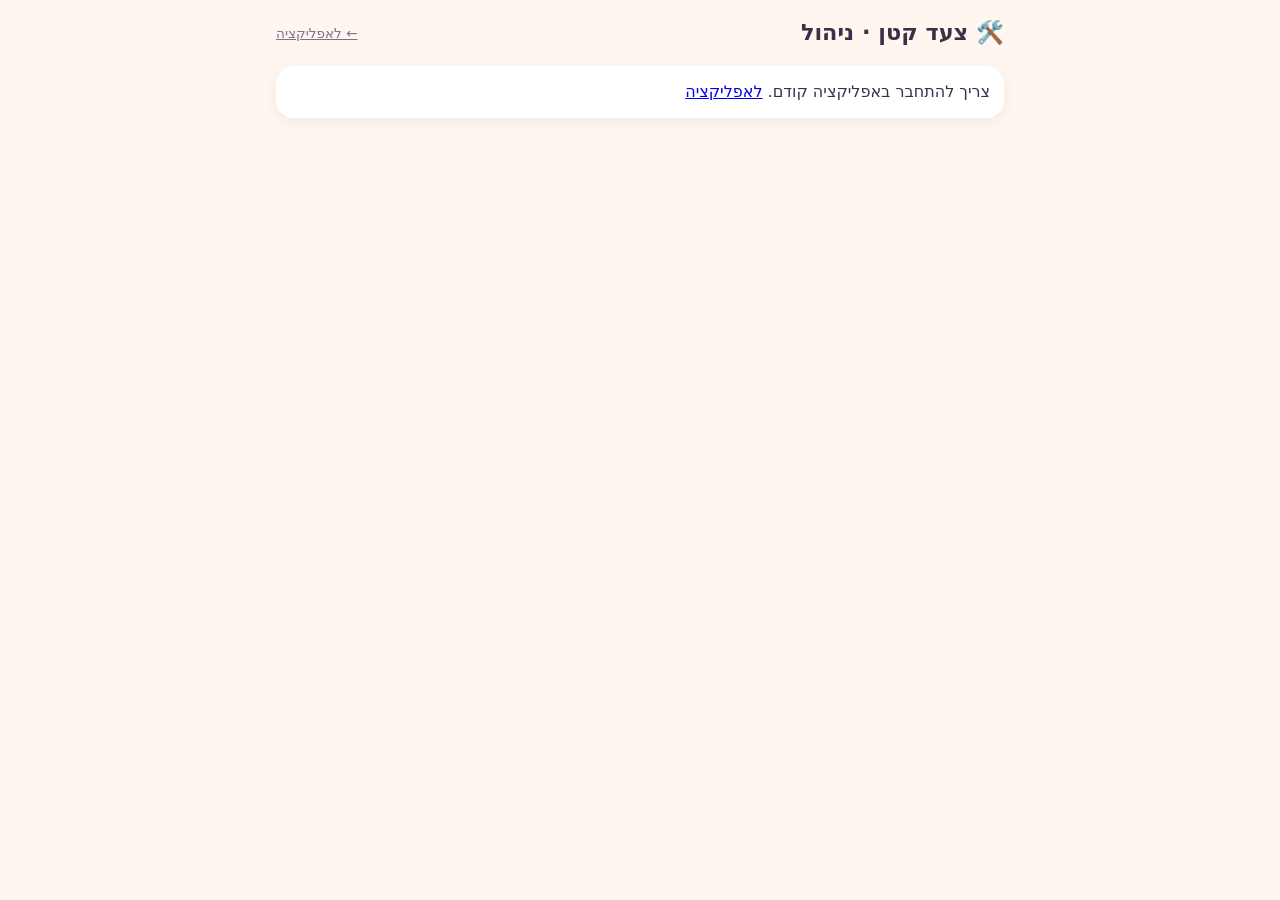
<file: docs/admin.html>
<!doctype html>
<html lang="he" dir="rtl">
<head>
<meta charset="utf-8">
<meta name="viewport" content="width=device-width,initial-scale=1">
<meta name="robots" content="noindex">
<title>צעד קטן · ניהול</title>
<style>
:root{--bg:#FFF7EF;--surface:#fff;--soft:#FFEFE0;--fg:#3B2F4A;--muted:#7D708A;--line:#F2E2D2;--accent:#FF7F50;--ok:#3FB58F;--gold:#E9A417}
@media (prefers-color-scheme:dark){:root{--bg:#1D1A26;--surface:#282434;--soft:#332E42;--fg:#F4EEF8;--muted:#B5A9C2;--line:#3B3550;--accent:#FF9A73}}
*{box-sizing:border-box}
body{margin:0;background:var(--bg);color:var(--fg);font-family:system-ui,"Segoe UI",Arial,sans-serif;line-height:1.5}
main{max-width:760px;margin:0 auto;padding:16px 16px 60px;display:flex;flex-direction:column;gap:16px}
h1{font-size:1.4rem;margin:0}h2{font-size:1.1rem;margin:0 0 8px}
.card{background:var(--surface);border-radius:18px;padding:14px;box-shadow:0 4px 14px rgba(0,0,0,.06)}
.row{display:flex;gap:8px;align-items:center;flex-wrap:wrap}
.u{border-top:1px solid var(--line);padding:10px 0;display:flex;flex-direction:column;gap:4px}
.u:first-child{border-top:0}
.meta{color:var(--muted);font-size:.85rem}
button,.btn{border:0;background:var(--accent);color:#fff;border-radius:999px;padding:7px 14px;font:inherit;font-size:.9rem;cursor:pointer}
button.ghost{background:var(--soft);color:var(--fg)}
input,textarea,select{width:100%;border:2px solid var(--line);background:var(--bg);color:var(--fg);border-radius:12px;padding:9px 11px;font:inherit}
textarea{min-height:80px}
.grid{display:grid;grid-template-columns:repeat(auto-fit,minmax(140px,1fr));gap:8px}
.stat{background:var(--soft);border-radius:14px;padding:10px;text-align:center}.stat b{display:block;font-size:1.5rem}
.tabs{display:flex;gap:6px;flex-wrap:wrap}.tabs button[aria-pressed="true"]{background:var(--fg);color:var(--bg)}
.pill{display:inline-block;background:var(--soft);border-radius:999px;padding:1px 8px;font-size:.8rem}
.vip{color:var(--gold)}
.fb{border-top:1px solid var(--line);padding:8px 0}
pre{white-space:pre-wrap;font:inherit;margin:0}
[hidden]{display:none!important}
</style>
</head>
<body>
<main>
  <div class="row" style="justify-content:space-between"><h1>🛠️ צעד קטן · ניהול</h1><a href="./" class="meta">← לאפליקציה</a></div>
  <div class="card" id="gate">טוען...</div>
  <div id="panel" hidden style="display:flex;flex-direction:column;gap:16px">
    <div class="grid" id="stats"></div>
    <div class="tabs" id="tabs">
      <button data-t="users" aria-pressed="true">👥 משתמשים</button>
      <button data-t="feedback" aria-pressed="false">💬 משוב</button>
      <button data-t="bc" aria-pressed="false">📣 הודעה לכולם</button>
      <button data-t="pm" aria-pressed="false">✉️ הודעה אישית</button>
      <button data-t="ai" aria-pressed="false">✨ AI</button>
    </div>
    <section class="card" data-s="users"><h2>משתמשים</h2><div id="users"></div></section>
    <section class="card" data-s="feedback" hidden><div class="row" style="justify-content:space-between"><h2>משוב</h2><button id="fb-sum">✨ סיכום AI</button></div><pre id="fb-summary" class="card" style="background:var(--soft)" hidden></pre><div id="feedback"></div></section>
    <section class="card" data-s="bc" hidden><h2>הודעה לכל המשתמשים</h2>
      <div style="display:flex;flex-direction:column;gap:8px"><input id="bc-title" placeholder="כותרת"><textarea id="bc-body" placeholder="תוכן ההודעה"></textarea><button id="bc-send">לפרסם</button></div>
      <h2 style="margin-top:16px">הודעות קיימות</h2><div id="bcs"></div></section>
    <section class="card" data-s="pm" hidden><h2>הודעה אישית</h2>
      <div style="display:flex;flex-direction:column;gap:8px"><select id="pm-user"></select><input id="pm-title" placeholder="כותרת"><textarea id="pm-body" placeholder="תוכן"></textarea>
      <div class="row"><label style="flex:1">מתי להתחיל<input type="datetime-local" id="pm-start"></label><label style="flex:1">עד מתי (רשות)<input type="datetime-local" id="pm-end"></label></div>
      <div class="row"><input id="pm-al" placeholder="טקסט לכפתור (רשות)" style="flex:1"><input id="pm-au" placeholder="קישור לכפתור (רשות)" dir="ltr" style="flex:1"></div>
      <button id="pm-send">לשלוח</button></div></section>
    <section class="card" data-s="ai" hidden><h2>שימוש ב-AI (7 ימים)</h2><div id="ai"></div></section>
  </div>
</main>
<script src="vendor/supabase.js"></script>
<script>
const sb=supabase.createClient('https://jgqlwuvmwbsgrcqddeyw.supabase.co','sb_publishable_0LbF_Fxj9W3RbHVri_VFHQ_FCG_GQJy',{auth:{persistSession:true,storageKey:'tsaad-katan-auth2'}});
const $=id=>document.getElementById(id);
const esc=s=>String(s==null?'':s).replace(/[&<>"]/g,c=>({'&':'&amp;','<':'&lt;','>':'&gt;','"':'&quot;'}[c]));
const when=t=>t?new Date(t).toLocaleString('he-IL',{timeZone:'Asia/Jerusalem',day:'numeric',month:'numeric',hour:'2-digit',minute:'2-digit'}):'—';
let users=[];
async function start(){
  const {data:{session}}=await sb.auth.getSession();
  if(!session){$('gate').innerHTML='צריך להתחבר באפליקציה קודם. <a href="./">לאפליקציה</a>';return}
  const {data:isAdmin}=await sb.rpc('is_admin');
  if(!isAdmin){$('gate').textContent='הדף הזה רק לבעלת האפליקציה 🙂';return}
  $('gate').hidden=true;$('panel').hidden=false;
  loadUsers();loadFeedback();loadBroadcasts();loadAI();
}
async function loadUsers(){
  const {data,error}=await sb.rpc('admin_users');if(error){$('users').textContent=error.message;return}
  users=data||[];
  const day=Date.now()-864e5,week=Date.now()-7*864e5;
  $('stats').innerHTML=[['משתמשים',users.length],['פעילים היום',users.filter(u=>u.last_seen&&Date.parse(u.last_seen)>day).length],['פעילים השבוע',users.filter(u=>u.last_seen&&Date.parse(u.last_seen)>week).length],['VIP',users.filter(u=>u.is_vip).length]]
    .map(([l,n])=>`<div class="stat"><b>${n}</b>${l}</div>`).join('');
  $('users').innerHTML=users.map(u=>`<div class="u"><div class="row" style="justify-content:space-between"><b>${u.is_vip?'<span class="vip">👑</span> ':''}${esc(u.name||u.email)}</b>
      <button class="ghost" data-vip="${u.user_id}" data-on="${u.is_vip}">${u.is_vip?'להסיר VIP':'👑 להפוך ל-VIP'}</button></div>
    <span class="meta" dir="ltr" style="text-align:right">${esc(u.email)}</span>
    <span class="meta">${u.provider==='google'?'Google':'מייל'} · נרשם/ה ${when(u.created_at)} · נראה/תה לאחרונה ${when(u.last_seen)}</span>
    <span class="meta">${esc(u.platform||'')} ${esc(u.version||'')} · ✅ ${u.tasks_done} משימות · 🎯 ${u.goals_count} מטרות · ✨ ${u.ai_today} שאלות היום</span></div>`).join('')||'<span class="meta">עוד אין משתמשים</span>';
  $('pm-user').innerHTML=users.map(u=>`<option value="${u.user_id}">${esc(u.name||u.email)}</option>`).join('');
}
$('users').onclick=async e=>{const b=e.target.closest('[data-vip]');if(!b)return;b.disabled=true;
  const id=b.dataset.vip;const r=b.dataset.on==='true'?await sb.from('vip_users').delete().eq('user_id',id):await sb.from('vip_users').insert({user_id:id});
  if(r.error)alert(r.error.message);loadUsers()};
async function loadFeedback(){
  const {data}=await sb.from('feedback').select('kind,body,created_at,app_version,platform,user_id').order('created_at',{ascending:false}).limit(60);
  const name=id=>{const u=users.find(x=>x.user_id===id);return u?(u.name||u.email):''};
  const k={idea:'💡 רעיון',bug:'🐞 תקלה',other:'💬 אחר'};
  $('feedback').innerHTML=(data||[]).map(f=>`<div class="fb"><div class="row"><span class="pill">${k[f.kind]}</span><span class="meta">${when(f.created_at)} · ${esc(name(f.user_id))} · ${esc(f.platform||'')} ${esc(f.app_version||'')}</span></div><pre>${esc(f.body)}</pre></div>`).join('')||'<span class="meta">עוד אין משוב</span>';
}
$('fb-sum').onclick=async()=>{const box=$('fb-summary');box.hidden=false;box.textContent='מסכם...';
  const {data:{session}}=await sb.auth.getSession();
  const r=await fetch('https://jgqlwuvmwbsgrcqddeyw.supabase.co/functions/v1/coach',{method:'POST',headers:{'Content-Type':'application/json',apikey:'sb_publishable_0LbF_Fxj9W3RbHVri_VFHQ_FCG_GQJy',Authorization:'Bearer '+session.access_token},body:JSON.stringify({mode:'feedback_summary'})});
  if(!r.ok){const e=await r.json().catch(()=>({}));box.textContent=e.error==='no_key'?'צריך להגדיר את מפתח Gemini ב-Supabase קודם':'לא הצלחתי לסכם כרגע';return}
  box.textContent='';const rd=r.body.getReader(),dec=new TextDecoder();while(true){const {value,done}=await rd.read();if(done)break;box.textContent+=dec.decode(value,{stream:true})}};
async function loadBroadcasts(){
  const {data}=await sb.from('broadcasts').select('*').order('created_at',{ascending:false}).limit(20);
  $('bcs').innerHTML=(data||[]).map(b=>`<div class="fb"><b>${esc(b.title)}</b> <span class="pill">${b.active?'פעילה':'כבויה'}</span><pre>${esc(b.body)}</pre>
    <div class="row"><span class="meta">${when(b.created_at)}</span><button class="ghost" data-bc="${b.id}" data-on="${b.active}">${b.active?'לכבות':'להפעיל'}</button></div></div>`).join('')||'<span class="meta">אין עדיין</span>';
}
$('bc-send').onclick=async()=>{const title=$('bc-title').value.trim(),body=$('bc-body').value.trim();if(!title&&!body)return;
  const {error}=await sb.from('broadcasts').insert({title,body,active:true});if(error){alert(error.message);return}
  $('bc-title').value=$('bc-body').value='';loadBroadcasts()};
$('bcs').onclick=async e=>{const b=e.target.closest('[data-bc]');if(!b)return;await sb.from('broadcasts').update({active:b.dataset.on!=='true'}).eq('id',b.dataset.bc);loadBroadcasts()};
$('pm-send').onclick=async()=>{const iso=v=>v?new Date(v).toISOString():null;
  const row={user_id:$('pm-user').value,title:$('pm-title').value.trim(),body:$('pm-body').value.trim(),starts_at:iso($('pm-start').value)||new Date().toISOString(),ends_at:iso($('pm-end').value),action_label:$('pm-al').value.trim()||null,action_url:$('pm-au').value.trim()||null};
  if(!row.title&&!row.body)return;const {error}=await sb.from('personal_msgs').insert(row);
  if(error)alert(error.message);else{alert('נשלח 💛');['pm-title','pm-body','pm-al','pm-au','pm-start','pm-end'].forEach(i=>$(i).value='')}};
async function loadAI(){
  const since=new Date(Date.now()-7*864e5).toISOString();
  const [{data:use},{data:log}]=await Promise.all([sb.from('ai_usage').select('user_id,day,count').gte('day',since.slice(0,10)),sb.from('ai_log').select('model,ok').gte('at',since)]);
  const per={};(use||[]).forEach(u=>per[u.user_id]=(per[u.user_id]||0)+u.count);
  const models={};(log||[]).forEach(l=>{const k=l.model+(l.ok?'':' (נכשל)');models[k]=(models[k]||0)+1});
  $('ai').innerHTML=`<div class="grid">${Object.entries(models).map(([m,n])=>`<div class="stat"><b>${n}</b>${esc(m)}</div>`).join('')||'<span class="meta">עוד לא היה שימוש</span>'}</div>
    <div style="margin-top:10px">${Object.entries(per).sort((a,b)=>b[1]-a[1]).map(([id,n])=>{const u=users.find(x=>x.user_id===id);return `<div class="u"><span>${esc(u?(u.name||u.email):id)} · ${n} שאלות</span></div>`}).join('')}</div>`;
}
$('tabs').onclick=e=>{const b=e.target.closest('[data-t]');if(!b)return;document.querySelectorAll('#tabs [data-t]').forEach(x=>x.setAttribute('aria-pressed',x===b));
  document.querySelectorAll('[data-s]').forEach(s=>s.hidden=s.dataset.s!==b.dataset.t)};
start();
</script>
</body>
</html>
</file>
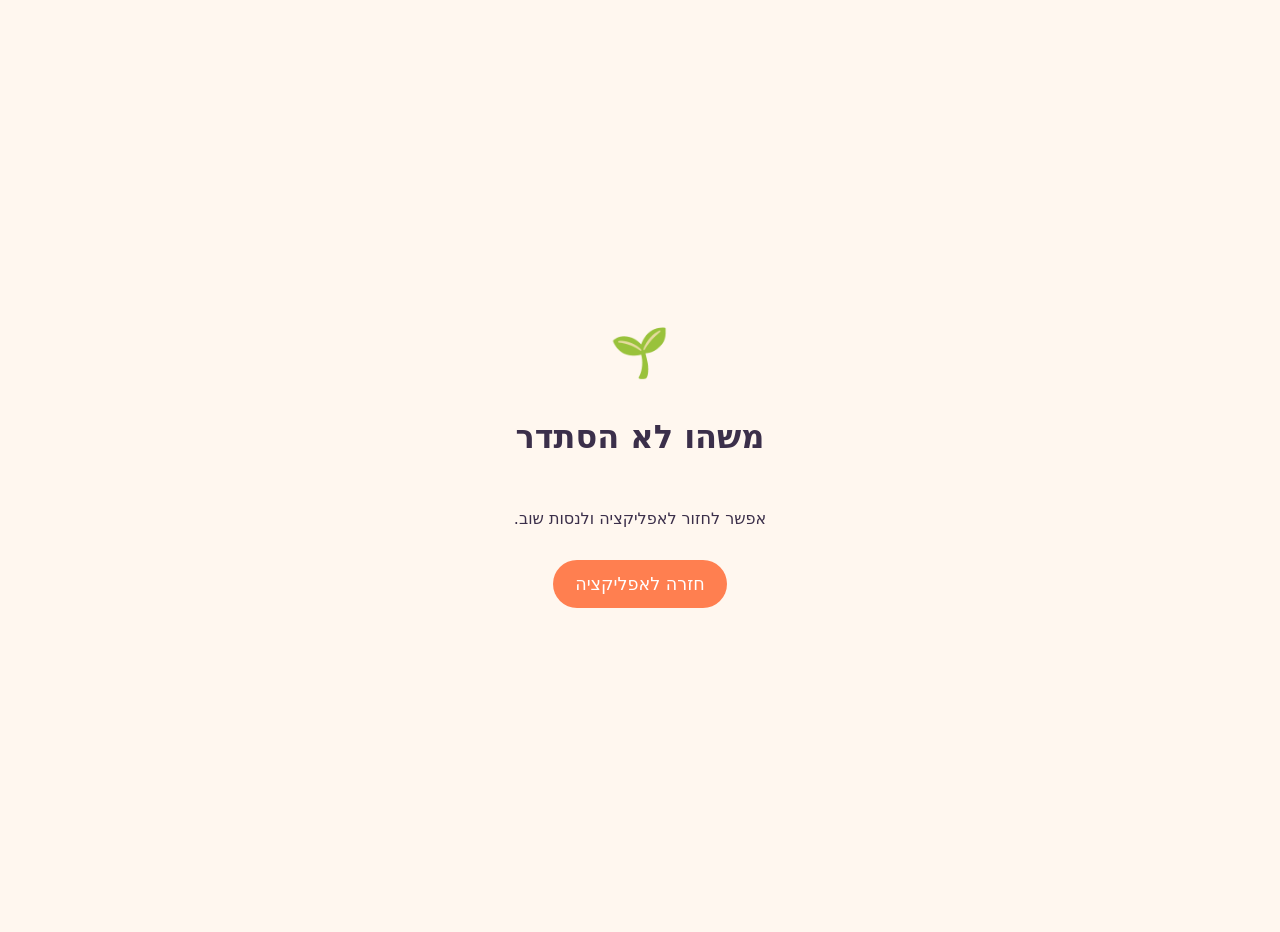
<file: docs/auth-return.html>
<!doctype html>
<html lang="he" dir="rtl"><head><meta charset="utf-8"><meta name="viewport" content="width=device-width,initial-scale=1">
<title>חזרה לצעד קטן</title>
<style>body{margin:0;min-height:100vh;display:grid;place-items:center;background:#FFF7EF;color:#3B2F4A;font-family:system-ui,Arial,sans-serif;text-align:center;padding:16px}
.c{max-width:380px;display:flex;flex-direction:column;gap:16px;align-items:center}.e{font-size:3rem}
a{display:block;background:#FF7F50;color:#fff;text-decoration:none;border-radius:999px;padding:14px 22px;font-size:1.1rem}
@media (prefers-color-scheme:dark){body{background:#1D1A26;color:#F4EEF8}}</style></head>
<body><div class="c"><div class="e">🌱</div><h1 id="t">התחברת!</h1><p id="p">עכשיו חוזרים לאפליקציה.</p><a id="back" href="#">חזרה לאפליקציה</a></div>
<script>
/* Google sign-in for the Android app happens in the browser; this page hands the session back to the app through a tsaadkatan:// link */
const h=new URLSearchParams(location.hash.slice(1));
const at=h.get('access_token'),rt=h.get('refresh_token');
if(!at||!rt){document.getElementById('t').textContent='משהו לא הסתדר';document.getElementById('p').textContent='אפשר לחזור לאפליקציה ולנסות שוב.';}
const link='tsaadkatan://auth?at='+encodeURIComponent(at||'')+'&rt='+encodeURIComponent(rt||'');
document.getElementById('back').href=link;
history.replaceState(null,'',location.pathname);
if(at)setTimeout(()=>{location.href=link},300);
</script></body></html>
</file>
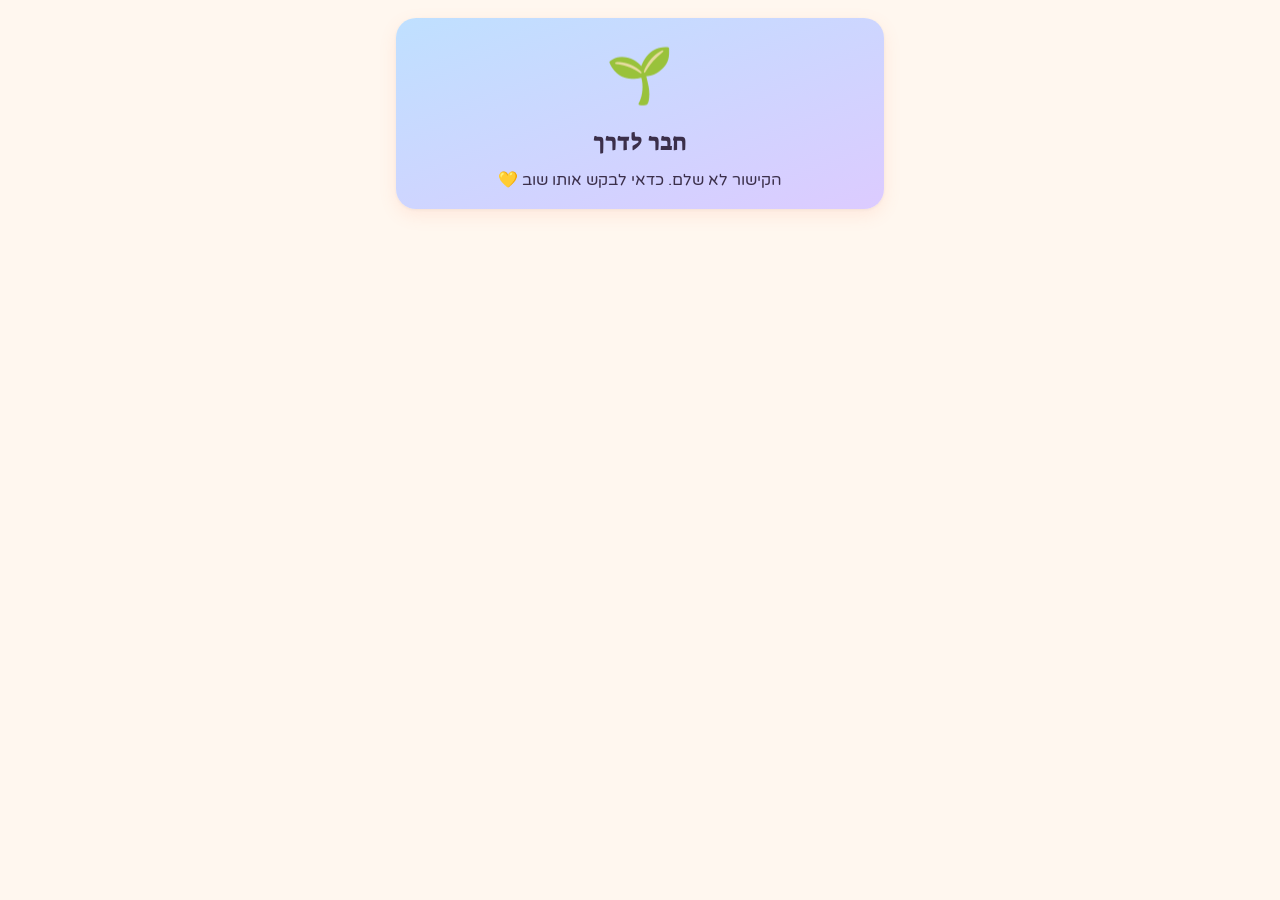
<file: docs/buddy.html>
<!doctype html>
<html lang="he" dir="rtl">
<head>
<meta charset="utf-8">
<meta name="viewport" content="width=device-width,initial-scale=1,viewport-fit=cover">
<title>חבר לדרך · צעד קטן</title>
<meta name="robots" content="noindex">
<meta property="og:title" content="חבר לדרך · צעד קטן"><meta property="og:description" content="מישהו קרוב שיתף איתך את הדרך שלו 🌱"><meta property="og:image" content="https://smkrot3-sudo.github.io/tsaad-katan/icons/icon-512.png">
<link rel="icon" href="icons/icon-192.png">
<style>
@font-face{font-family:"Varela Round";src:url(fonts/varela-round-hebrew-400-normal.woff2) format("woff2");unicode-range:U+0590-05FF,U+200C-2010,U+20AA,U+25CC,U+FB1D-FB4F;font-display:swap}
@font-face{font-family:"Varela Round";src:url(fonts/varela-round-latin-400-normal.woff2) format("woff2");font-display:swap}
@font-face{font-family:"Suez One";src:url(fonts/suez-one-hebrew-400-normal.woff2) format("woff2");unicode-range:U+0590-05FF,U+200C-2010,U+20AA,U+25CC,U+FB1D-FB4F;font-display:swap}
:root{--bg:#FFF7EF;--surface:#fff;--soft:#FFEFE0;--fg:#3B2F4A;--muted:#7D708A;--line:#F2E2D2;--accent:#FF7F50;--accent-ink:#fff;--joy1:#FFE27A;--joy2:#B4ECD6;--joy3:#BFE0FF;--joy4:#FFC6DC;--joy5:#DCCBFF;--joy-ink:#3B2F4A;--ok:#3FB58F;
  --shadow:0 6px 18px rgba(255,127,80,.12),0 1px 3px rgba(59,47,74,.06);--emoji:"Noto Color Emoji","Apple Color Emoji","Segoe UI Emoji",sans-serif}
@media (prefers-color-scheme: dark){:root:not([data-theme="light"]){--bg:#1D1A26;--surface:#282434;--soft:#332E42;--fg:#F4EEF8;--muted:#B5A9C2;--line:#3B3550;--accent:#FF9A73;--accent-ink:#2A1A14;--joy1:#6E5B1C;--joy2:#1F5845;--joy3:#24486F;--joy4:#6C2F4A;--joy5:#4A3A78;--joy-ink:#FFF8F2;--ok:#5DD3AA;--shadow:0 6px 18px rgba(0,0,0,.25);color-scheme:dark}}
:root[data-theme="dark"]{--bg:#1D1A26;--surface:#282434;--soft:#332E42;--fg:#F4EEF8;--muted:#B5A9C2;--line:#3B3550;--accent:#FF9A73;--accent-ink:#2A1A14;--joy1:#6E5B1C;--joy2:#1F5845;--joy3:#24486F;--joy4:#6C2F4A;--joy5:#4A3A78;--joy-ink:#FFF8F2;--ok:#5DD3AA;color-scheme:dark}
*{box-sizing:border-box}[hidden]{display:none!important}
body{margin:0;background:var(--bg);color:var(--fg);font-family:"Varela Round",system-ui,Arial,sans-serif;line-height:1.55}
.wrap{max-width:520px;margin:0 auto;padding:18px 16px 40px;display:flex;flex-direction:column;gap:14px}
h1,h2{font-family:"Suez One","Varela Round",sans-serif;font-weight:400;margin:0;line-height:1.25}
h1{font-size:1.5rem}h2{font-size:1.1rem}p{margin:0}
.e{font-family:var(--emoji);font-style:normal}
.card{background:var(--surface);border-radius:20px;box-shadow:var(--shadow);padding:16px;display:flex;flex-direction:column;gap:10px}
.hero{text-align:center;align-items:center;background:linear-gradient(160deg,var(--joy3),var(--joy5));color:var(--joy-ink)}
.hero .pet{font-size:3.4rem;font-family:var(--emoji);animation:bob 3s ease-in-out infinite}
@keyframes bob{50%{transform:translateY(-4px)}}
.mut{color:var(--muted);font-size:.9rem}
.big{font-family:"Suez One",sans-serif;font-size:2.1rem;color:var(--accent);line-height:1}
.row{display:flex;gap:10px}.row>div{flex:1;background:var(--soft);border-radius:14px;padding:10px;text-align:center}
.week{display:grid;grid-template-columns:repeat(7,1fr);gap:4px;text-align:center;font-size:.8rem;color:var(--muted)}
.week .dot{display:block;font-size:1.3rem;font-family:var(--emoji);margin-bottom:2px}
.goal{display:flex;flex-direction:column;gap:4px}
.bar{height:10px;border-radius:99px;background:var(--soft);overflow:hidden}.bar span{display:block;height:100%;background:var(--ok);border-radius:99px}
.emos{display:flex;gap:8px;justify-content:center;flex-wrap:wrap}
.emos button{font-family:var(--emoji);font-size:1.9rem;width:58px;height:58px;border-radius:50%;border:2px solid var(--line);background:var(--surface);cursor:pointer;transition:transform .15s}
.emos button[aria-pressed="true"]{border-color:var(--accent);background:var(--soft);transform:scale(1.1)}
textarea,input{font:inherit;color:var(--fg);background:var(--bg);border:1px solid var(--line);border-radius:14px;padding:10px 12px;width:100%}
textarea{min-height:80px;resize:vertical}
.chips{display:flex;flex-wrap:wrap;gap:6px}.chips button{font:inherit;font-size:.85rem;border:1px solid var(--line);background:var(--soft);color:var(--fg);border-radius:99px;padding:4px 10px;cursor:pointer}
.btn{font:inherit;border:0;border-radius:99px;padding:12px 18px;background:var(--accent);color:var(--accent-ink);font-size:1rem;cursor:pointer}
.btn:disabled{opacity:.6}
.thanks{text-align:center;align-items:center}
.foot{text-align:center;font-size:.85rem;color:var(--muted)}.foot a{color:inherit}
</style>
</head>
<body>
<div class="wrap" id="app"><div class="card" style="text-align:center"><span class="mut">טוען... 🌱</span></div></div>
<script>
(function(){
const SB='https://jgqlwuvmwbsgrcqddeyw.supabase.co',KEY='sb_publishable_0LbF_Fxj9W3RbHVri_VFHQ_FCG_GQJy';
const token=(location.hash||'').slice(1).trim();
const app=document.getElementById('app');
const esc=s=>String(s==null?'':s).replace(/[&<>"]/g,c=>({'&':'&amp;','<':'&lt;','>':'&gt;','"':'&quot;'}[c]));
const PETS={leafy:'🍃',puff:'☁️',bloom:'🌸',sunny:'🌟',plant:'🌱',cat:'🐱',bear:'🧸',bunny:'🐰'};
const MOODS=[['😔','קשה'],['😕','לא משהו'],['🙂','בסדר'],['😊','טוב'],['😄','מצוין']];
const rpc=(fn,body)=>fetch(SB+'/rest/v1/rpc/'+fn,{method:'POST',headers:{apikey:KEY,Authorization:'Bearer '+KEY,'Content-Type':'application/json'},body:JSON.stringify(body)});
const fail=t=>{app.innerHTML=`<div class="card hero"><div class="pet">🌱</div><h1>חבר לדרך</h1><p>${t}</p></div>`};
if(!/^[0-9a-f-]{36}$/i.test(token)){fail('הקישור לא שלם. כדאי לבקש אותו שוב 💛');return}
rpc('buddy_view',{p_token:token}).then(r=>r.json()).then(d=>{
  if(!d||!d.snapshot){fail('הקישור הזה כבר לא פעיל. אולי כדאי לבקש קישור חדש 💛');return}
  render(d.snapshot,d.updated_at);
}).catch(()=>fail(navigator.onLine?'משהו לא הסתדר. אפשר לנסות שוב עוד רגע.':'אין חיבור לאינטרנט כרגע.'));

function render(s,upd){
  const f=s.address==='f',G=(m,w)=>f?w:m,name=s.name||G('החבר שלך','החברה שלך');
  const ago=upd?Math.round((Date.now()-Date.parse(upd))/36e5):null;
  let h=`<div class="card hero"><div class="pet">${esc(s.petE||PETS[s.pet]||'🌱')}</div><h1>${esc(name)} בדרך ${G('שלו','שלה')} 🌱</h1>
    <p>${G('הוא בחר','היא בחרה')} לשתף אותך בצעדים הקטנים. כל לב ממך ${G('מגיע אליו','מגיע אליה')} כהפתעה קטנה.</p>
    ${ago!=null?`<span class="mut">עודכן ${ago<1?'ממש עכשיו':ago<24?'לפני '+ago+' שעות':'לפני '+Math.round(ago/24)+' ימים'}</span>`:''}</div>`;
  if(s.today||s.mood!=null){
    h+=`<div class="card"><h2>☀️ היום</h2><div class="row">${s.today?`<div><div class="big">${s.today.done}</div><span class="mut">${s.today.total?'מתוך '+s.today.total+' דברים':'דברים'}</span></div>`:''}${s.mood!=null?`<div><div class="big e" style="font-size:2rem">${MOODS[s.mood][0]}</div><span class="mut">${G('מרגיש','מרגישה')}: ${MOODS[s.mood][1]}</span></div>`:''}</div>
      ${s.week?`<div class="week">${s.week.map((x,i)=>`<div><span class="dot">${x.m!=null?MOODS[x.m][0]:x.c?(x.c>=3?'🌻':'🌼'):'·'}</span>${i===6?'היום':['א׳','ב׳','ג׳','ד׳','ה׳','ו׳','ש׳'][new Date(x.d+'T12:00').getDay()]}</div>`).join('')}</div>`:''}
      ${s.good30?`<p class="mut" style="text-align:center">☀️ ${s.good30} ימים טובים בחודש האחרון</p>`:''}</div>`;
  }
  if(s.goals&&s.goals.length)h+=`<div class="card"><h2>🎯 המטרות ${G('שלו','שלה')}</h2>${s.goals.map(g=>`<div class="goal"><div>${esc(g.e)} <b>${esc(g.t)}</b>${g.won?' · 🏆 הושגה!':''}</div><div class="bar"><span style="width:${g.total?Math.round(g.got/g.total*100):0}%"></span></div><span class="mut">${g.got} מתוך ${g.total} צעדים</span></div>`).join('')}</div>`;
  let me='';try{me=localStorage.getItem('tk-buddy-name')||''}catch(e){}
  h+=`<div class="card" id="cheer"><h2>💌 לשלוח ${G('לו','לה')} עידוד</h2>
    <div class="emos">${['💛','🌟','💪','🤗','🌸','🔥'].map((e,i)=>`<button data-e="${e}" aria-pressed="${i===0}">${e}</button>`).join('')}</div>
    <div class="chips">${['גאה בך!','אני איתך 💛','צעד קטן זה עדיין צעד','חושב/ת עליך','איזה יופי של התקדמות'].map(t=>`<button data-t="${esc(t)}">${esc(t)}</button>`).join('')}</div>
    <textarea id="msg" maxlength="280" placeholder="מילה טובה (רשות)"></textarea>
    <input id="from" maxlength="40" placeholder="השם שלך, כדי ${G('שידע','שתדע')} ממי" value="${esc(me)}">
    <button class="btn" id="send">לשלוח 💌</button></div>
    <p class="foot">🌱 <a href="./" target="_blank" rel="noopener">צעד קטן</a> · כל צעד נחשב</p>`;
  app.innerHTML=h;
  let emo='💛';
  app.querySelectorAll('[data-e]').forEach(b=>b.onclick=()=>{emo=b.dataset.e;app.querySelectorAll('[data-e]').forEach(x=>x.setAttribute('aria-pressed',x===b))});
  app.querySelectorAll('[data-t]').forEach(b=>b.onclick=()=>{const m=document.getElementById('msg');m.value=(m.value?m.value+' ':'')+b.dataset.t});
  document.getElementById('send').onclick=async()=>{
    const btn=document.getElementById('send'),from=document.getElementById('from').value.trim(),body=document.getElementById('msg').value.trim();
    btn.disabled=true;try{localStorage.setItem('tk-buddy-name',from)}catch(e){}
    try{const r=await rpc('buddy_cheer',{p_token:token,p_from:from,p_emoji:emo,p_body:body});const ok=await r.json();
      if(ok===true){document.getElementById('cheer').outerHTML=`<div class="card thanks"><div style="font-size:3rem" class="e">${emo}</div><h2>נשלח! 💛</h2><p>${esc(name)} ${G('יראה','תראה')} את זה בפעם הבאה ${G('שיפתח','שתפתח')} את האפליקציה.</p><button class="btn" onclick="location.reload()">לשלוח עוד</button></div>`;return}
      btn.disabled=false;btn.textContent='היום כבר נשלחו הרבה. אפשר לנסות מחר 💛';
    }catch(e){btn.disabled=false;btn.textContent='לא נשלח. לנסות שוב'}
  };
}
})();
</script>
</body>
</html>
</file>
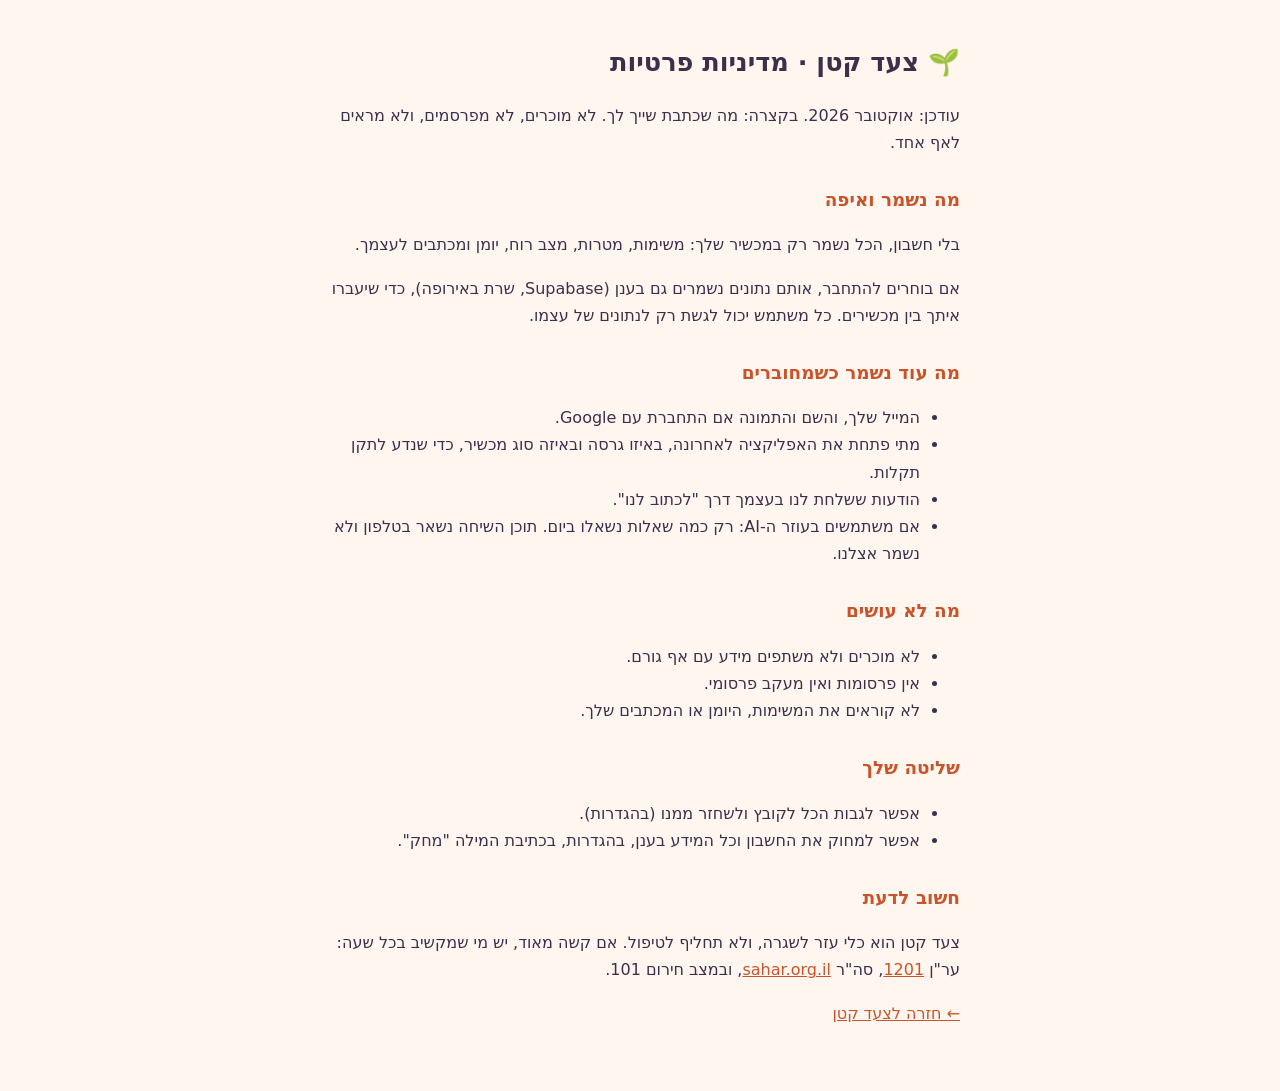
<file: docs/privacy.html>
<!doctype html>
<html lang="he" dir="rtl"><head><meta charset="utf-8"><meta name="viewport" content="width=device-width,initial-scale=1">
<title>צעד קטן · פרטיות</title>
<style>body{margin:0;background:#FFF7EF;color:#3B2F4A;font-family:"Varela Round",system-ui,Arial,sans-serif;line-height:1.7}
main{max-width:640px;margin:0 auto;padding:24px 16px 48px}h1{font-size:1.6rem}h2{font-size:1.15rem;margin-top:28px;color:#C9542B}a{color:#C9542B}
@media (prefers-color-scheme:dark){body{background:#1D1A26;color:#F4EEF8}h2,a{color:#FF9A73}}</style></head>
<body><main>
<h1>🌱 צעד קטן · מדיניות פרטיות</h1>
<p>עודכן: אוקטובר 2026. בקצרה: מה שכתבת שייך לך. לא מוכרים, לא מפרסמים, ולא מראים לאף אחד.</p>
<h2>מה נשמר ואיפה</h2>
<p>בלי חשבון, הכל נשמר רק במכשיר שלך: משימות, מטרות, מצב רוח, יומן ומכתבים לעצמך.</p>
<p>אם בוחרים להתחבר, אותם נתונים נשמרים גם בענן (Supabase, שרת באירופה), כדי שיעברו איתך בין מכשירים. כל משתמש יכול לגשת רק לנתונים של עצמו.</p>
<h2>מה עוד נשמר כשמחוברים</h2>
<ul><li>המייל שלך, והשם והתמונה אם התחברת עם Google.</li>
<li>מתי פתחת את האפליקציה לאחרונה, באיזו גרסה ובאיזה סוג מכשיר, כדי שנדע לתקן תקלות.</li>
<li>הודעות ששלחת לנו בעצמך דרך "לכתוב לנו".</li>
<li>אם משתמשים בעוזר ה-AI: רק כמה שאלות נשאלו ביום. תוכן השיחה נשאר בטלפון ולא נשמר אצלנו.</li></ul>
<h2>מה לא עושים</h2>
<ul><li>לא מוכרים ולא משתפים מידע עם אף גורם.</li><li>אין פרסומות ואין מעקב פרסומי.</li><li>לא קוראים את המשימות, היומן או המכתבים שלך.</li></ul>
<h2>שליטה שלך</h2>
<ul><li>אפשר לגבות הכל לקובץ ולשחזר ממנו (בהגדרות).</li><li>אפשר למחוק את החשבון וכל המידע בענן, בהגדרות, בכתיבת המילה "מחק".</li></ul>
<h2>חשוב לדעת</h2>
<p>צעד קטן הוא כלי עזר לשגרה, ולא תחליף לטיפול. אם קשה מאוד, יש מי שמקשיב בכל שעה: ער"ן <a href="tel:1201">1201</a>, סה"ר <a href="https://sahar.org.il">sahar.org.il</a>, ובמצב חירום 101.</p>
<p><a href="./">← חזרה לצעד קטן</a></p>
</main></body></html>
</file>
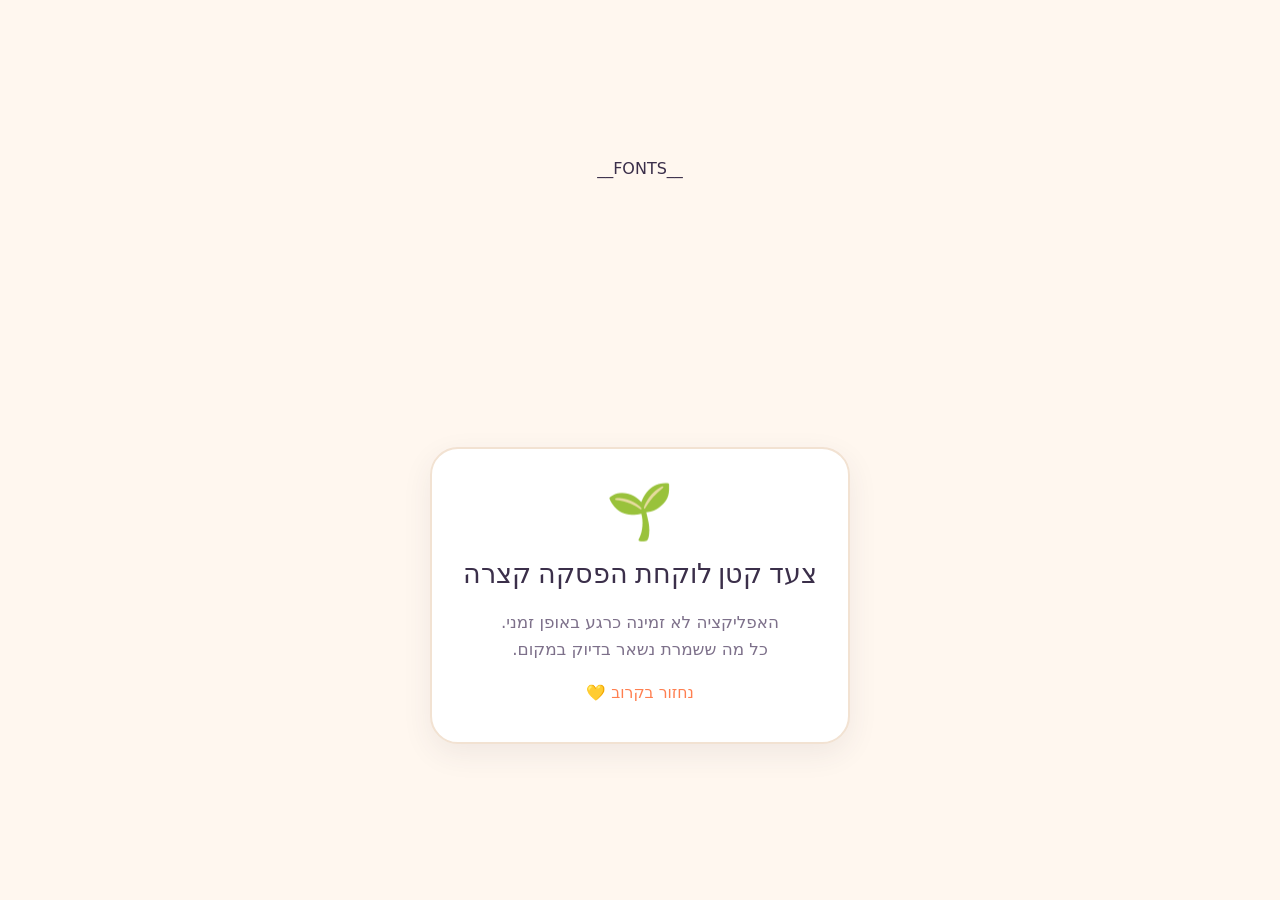
<file: web/maintenance.html>
<!doctype html>
<html lang="he" dir="rtl">
<head>
<meta charset="utf-8">
<meta name="viewport" content="width=device-width,initial-scale=1,viewport-fit=cover">
<title>צעד קטן · הפסקה קצרה</title>
<meta name="theme-color" content="#FFF7EF" media="(prefers-color-scheme: light)">
<meta name="theme-color" content="#1D1A26" media="(prefers-color-scheme: dark)">
<link rel="icon" href="icons/icon-192.png">
__FONTS__
<style>
:root{--bg:#FFF7EF;--surface:#FFFFFF;--fg:#3B2F4A;--muted:#7D708A;--line:#F2E2D2;--accent:#FF7F50}
@media (prefers-color-scheme:dark){:root{--bg:#1D1A26;--surface:#282434;--fg:#F4EEF8;--muted:#B5A9C2;--line:#3B3550;--accent:#FF9A73}}
*{box-sizing:border-box;margin:0}
html,body{height:100%}
body{background:var(--bg);color:var(--fg);font-family:"Varela Round",system-ui,sans-serif;line-height:1.6;display:grid;place-items:center;padding:24px 16px}
.card{background:var(--surface);border:2px solid var(--line);border-radius:28px;padding:36px 26px;max-width:420px;width:100%;text-align:center;box-shadow:0 10px 30px rgba(59,47,74,.08)}
.e{font-size:3.4rem;line-height:1;margin-bottom:14px}
h1{font-family:"Suez One",serif;font-weight:400;font-size:1.7rem;margin-bottom:12px}
p{color:var(--muted);font-size:1.05rem}
.s{margin-top:18px;color:var(--accent);font-size:.98rem}
</style>
</head>
<body>
<main class="card">
<div class="e">🌱</div>
<h1>צעד קטן לוקחת הפסקה קצרה</h1>
<p>האפליקציה לא זמינה כרגע באופן זמני.<br>כל מה ששמרת נשאר בדיוק במקום.</p>
<p class="s">נחזור בקרוב 💛</p>
</main>
<script>
if('serviceWorker' in navigator&&location.protocol==='https:')navigator.serviceWorker.register('sw.js').catch(()=>{});
</script>
</body>
</html>
</file>
